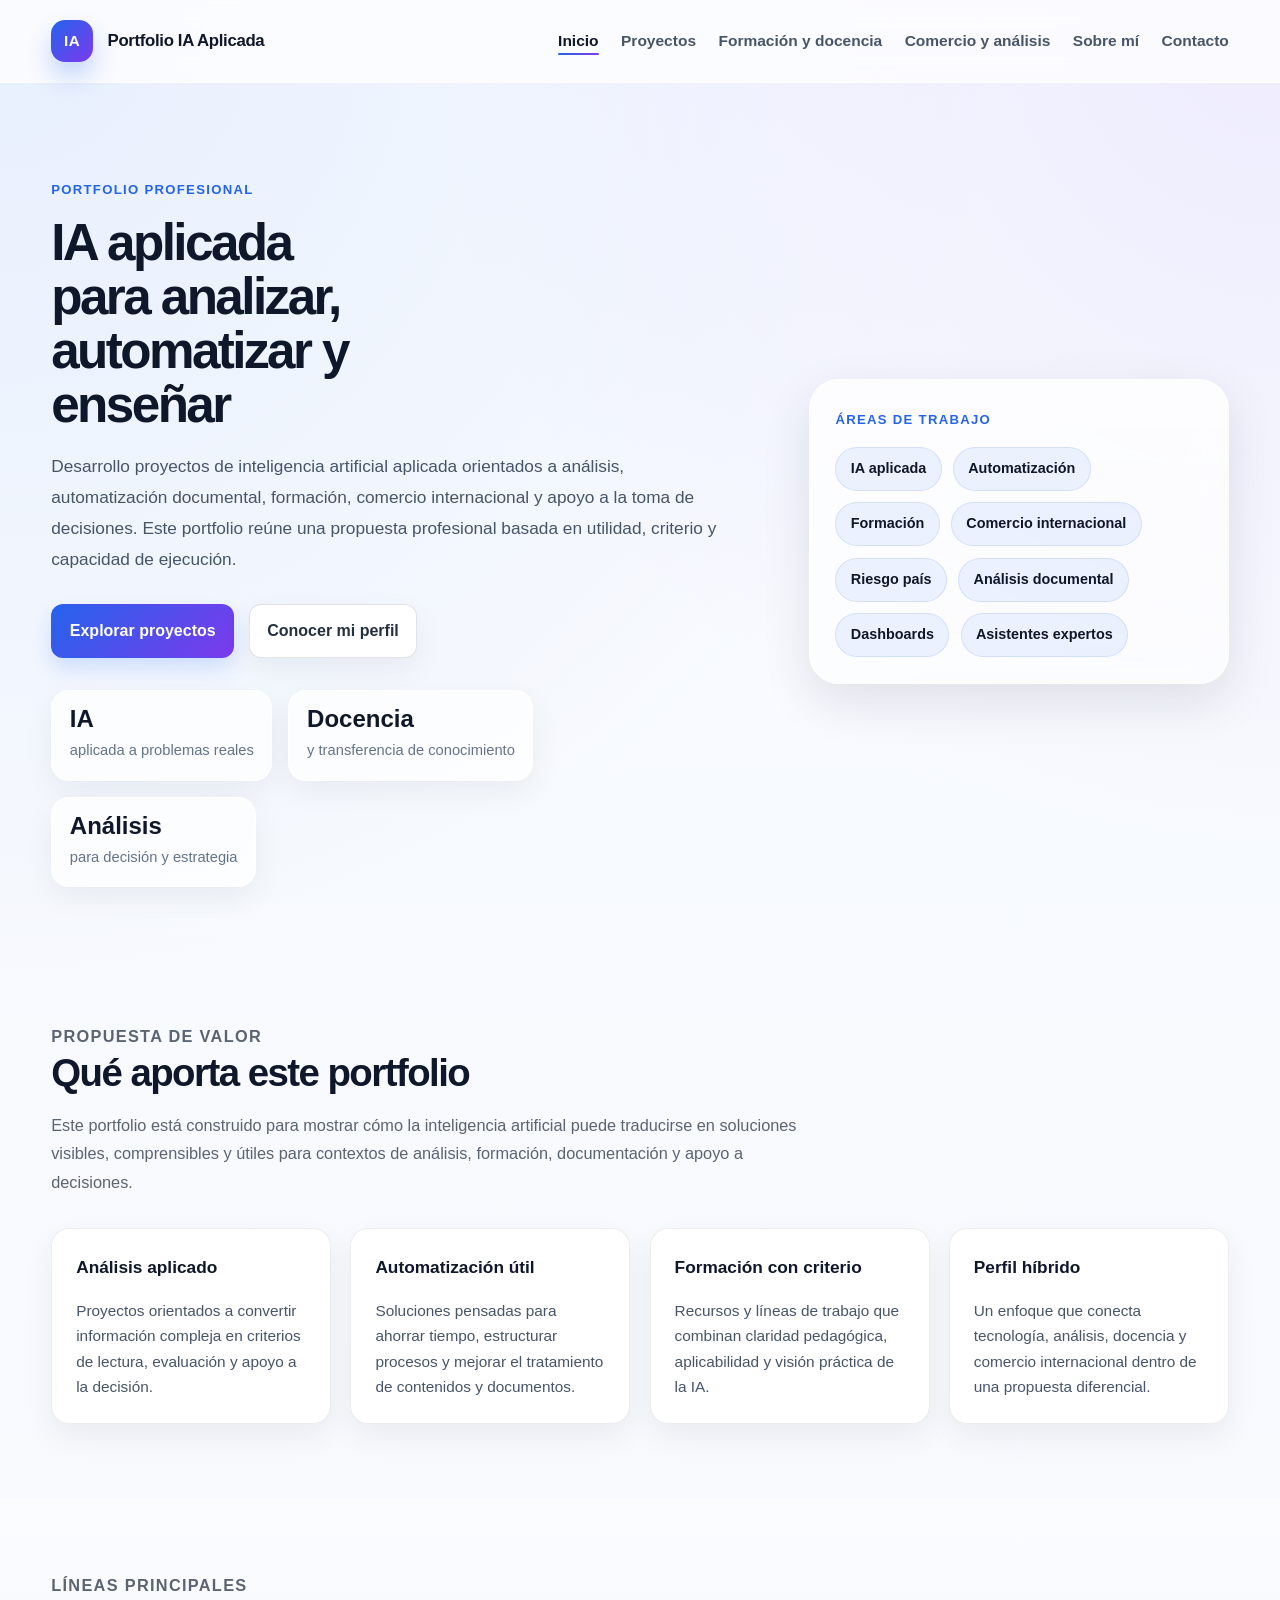
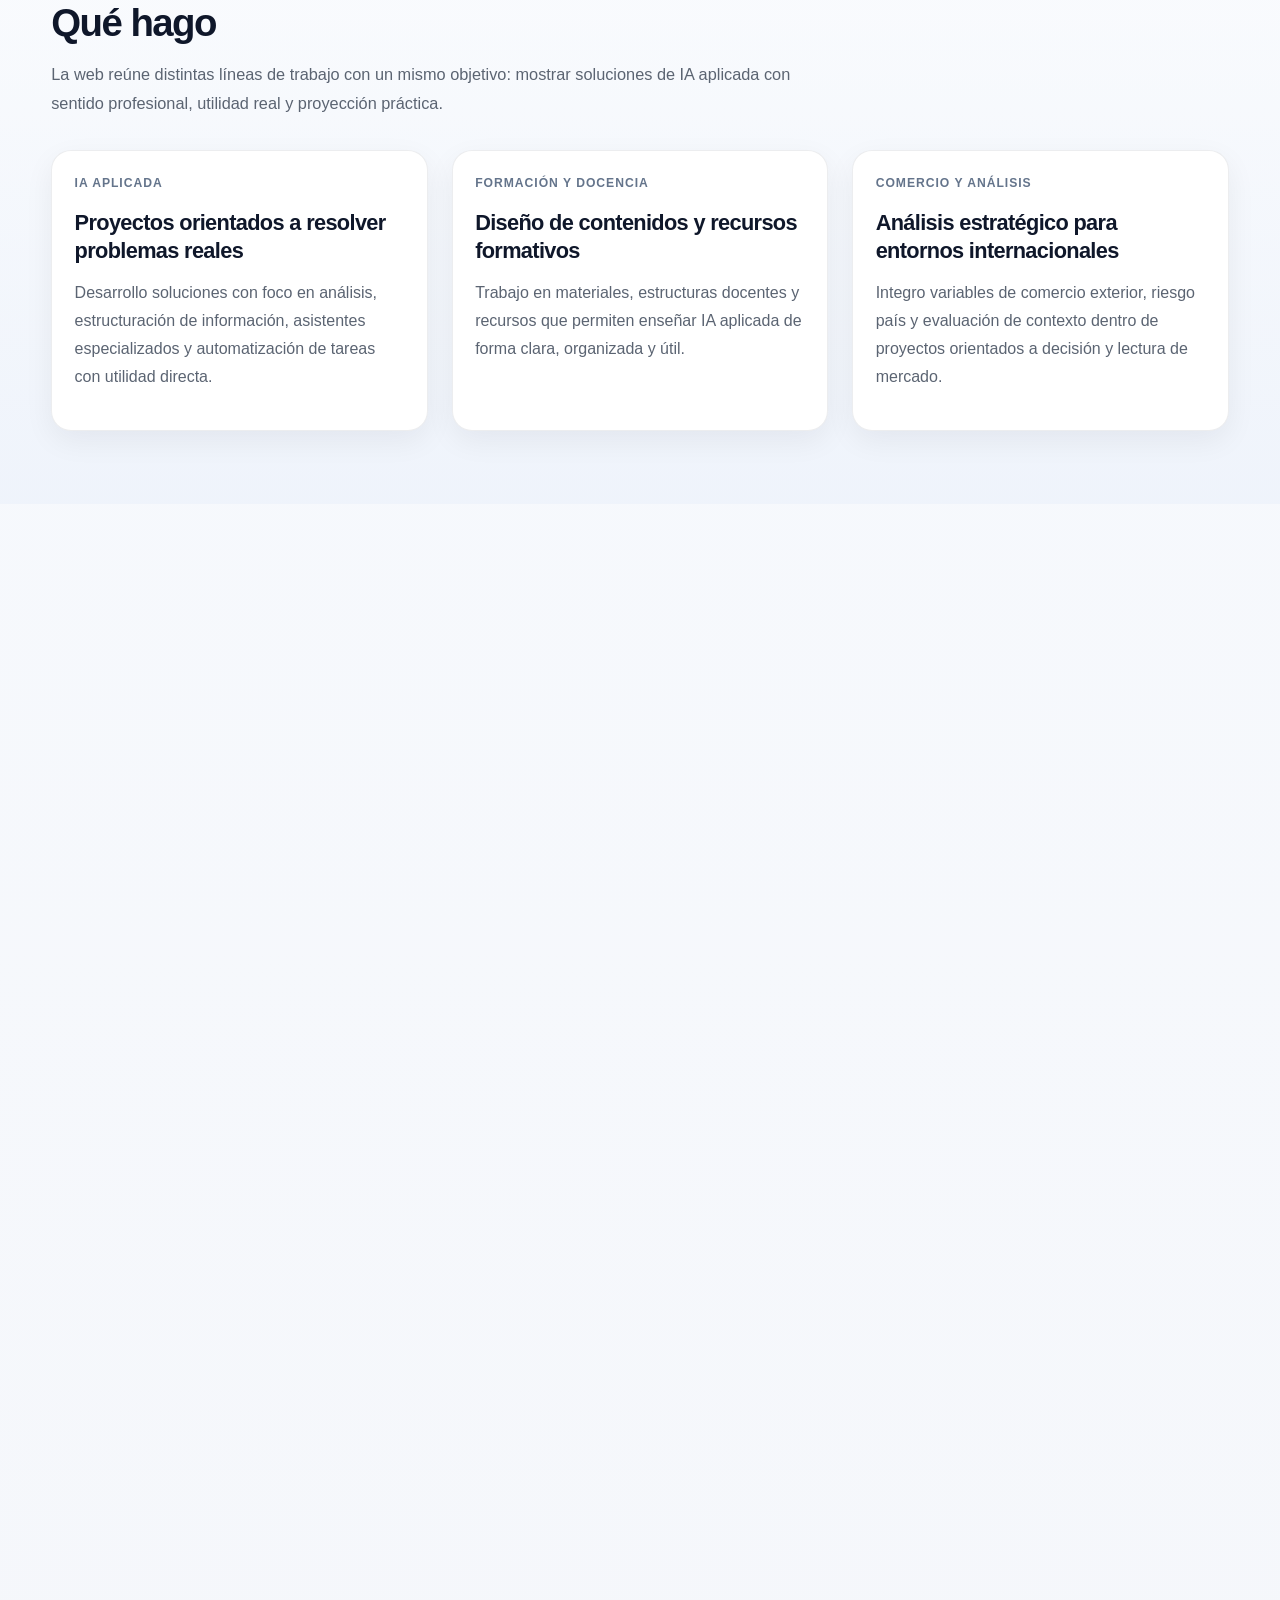
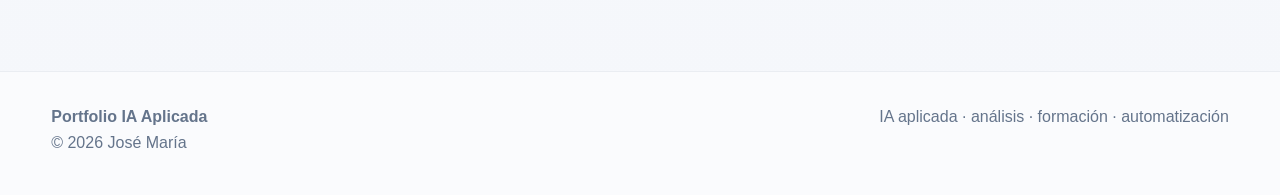
<file: index.html>
<!DOCTYPE html>
<html lang="es">
<head>
  <meta charset="UTF-8" />
  <meta name="viewport" content="width=device-width, initial-scale=1.0" />
  <meta name="description" content="Portfolio de IA aplicada orientado a análisis, automatización, formación, comercio internacional y evaluación estratégica." />
  <meta name="author" content="José María" />
  <title>Inicio | Portfolio IA Aplicada</title>
  <link rel="stylesheet" href="assets/css/styles.css" /> 
</head>
<body>
  <header class="site-header" id="site-header">
    <div class="container header-inner">
      <a href="index.html" class="logo">
        <span class="logo-mark">IA</span>
        <span class="logo-text">Portfolio IA Aplicada</span>
      </a>

      <button
        class="menu-toggle"
        id="menu-toggle"
        aria-label="Abrir menú"
        aria-expanded="false"
        aria-controls="main-nav"
      >
        <span></span>
        <span></span>
        <span></span>
      </button>

      <nav class="main-nav" id="main-nav">
        <ul>
          <li><a href="index.html" class="active">Inicio</a></li>
          <li><a href="proyectos.html">Proyectos</a></li>
          <li><a href="formacion-docencia.html">Formación y docencia</a></li>
          <li><a href="comercio-analisis.html">Comercio y análisis</a></li>
          <li><a href="sobre-mi.html">Sobre mí</a></li>
          <li><a href="contacto.html">Contacto</a></li>
        </ul>
      </nav>
    </div>
  </header>

  <main>
    <section class="hero">
      <div class="container hero-grid">
        <div class="hero-copy reveal">
          <p class="eyebrow">Portfolio profesional</p>
          <h1>IA aplicada para analizar, automatizar y enseñar</h1>
          <p class="lead">
            Desarrollo proyectos de inteligencia artificial aplicada orientados a análisis,
            automatización documental, formación, comercio internacional y apoyo a la toma
            de decisiones. Este portfolio reúne una propuesta profesional basada en utilidad,
            criterio y capacidad de ejecución.
          </p>

          <div class="hero-actions">
            <a href="proyectos.html" class="btn btn-primary">Explorar proyectos</a>
            <a href="sobre-mi.html" class="btn btn-secondary">Conocer mi perfil</a>
          </div>

          <div class="hero-metrics">
            <div class="metric-card">
              <strong>IA</strong>
              <span>aplicada a problemas reales</span>
            </div>
            <div class="metric-card">
              <strong>Docencia</strong>
              <span>y transferencia de conocimiento</span>
            </div>
            <div class="metric-card">
              <strong>Análisis</strong>
              <span>para decisión y estrategia</span>
            </div>
          </div>
        </div>

        <div class="hero-panel reveal">
          <div class="glass-card">
            <p class="mini-title">Áreas de trabajo</p>
            <div class="tag-list">
              <span class="tag">IA aplicada</span>
              <span class="tag">Automatización</span>
              <span class="tag">Formación</span>
              <span class="tag">Comercio internacional</span>
              <span class="tag">Riesgo país</span>
              <span class="tag">Análisis documental</span>
              <span class="tag">Dashboards</span>
              <span class="tag">Asistentes expertos</span>
            </div>
          </div>
        </div>
      </div>
    </section>

    <section class="section reveal">
      <div class="container">
        <div class="section-heading">
          <p class="section-kicker">Propuesta de valor</p>
          <h2>Qué aporta este portfolio</h2>
          <p>
            Este portfolio está construido para mostrar cómo la inteligencia artificial puede
            traducirse en soluciones visibles, comprensibles y útiles para contextos de análisis,
            formación, documentación y apoyo a decisiones.
          </p>
        </div>

        <div class="info-grid">
          <article class="info-card">
            <h3>Análisis aplicado</h3>
            <p>
              Proyectos orientados a convertir información compleja en criterios de lectura,
              evaluación y apoyo a la decisión.
            </p>
          </article>

          <article class="info-card">
            <h3>Automatización útil</h3>
            <p>
              Soluciones pensadas para ahorrar tiempo, estructurar procesos y mejorar el
              tratamiento de contenidos y documentos.
            </p>
          </article>

          <article class="info-card">
            <h3>Formación con criterio</h3>
            <p>
              Recursos y líneas de trabajo que combinan claridad pedagógica, aplicabilidad y
              visión práctica de la IA.
            </p>
          </article>

          <article class="info-card">
            <h3>Perfil híbrido</h3>
            <p>
              Un enfoque que conecta tecnología, análisis, docencia y comercio internacional
              dentro de una propuesta diferencial.
            </p>
          </article>
        </div>
      </div>
    </section>

    <section class="section section-soft reveal">
      <div class="container">
        <div class="section-heading">
          <p class="section-kicker">Líneas principales</p>
          <h2>Qué hago</h2>
          <p>
            La web reúne distintas líneas de trabajo con un mismo objetivo: mostrar soluciones
            de IA aplicada con sentido profesional, utilidad real y proyección práctica.
          </p>
        </div>

        <div class="projects-grid">
          <article class="project-card compact">
            <div class="project-top">
              <span class="project-area">IA aplicada</span>
            </div>
            <h3>Proyectos orientados a resolver problemas reales</h3>
            <p class="project-text">
              Desarrollo soluciones con foco en análisis, estructuración de información,
              asistentes especializados y automatización de tareas con utilidad directa.
            </p>
          </article>

          <article class="project-card compact">
            <div class="project-top">
              <span class="project-area">Formación y docencia</span>
            </div>
            <h3>Diseño de contenidos y recursos formativos</h3>
            <p class="project-text">
              Trabajo en materiales, estructuras docentes y recursos que permiten enseñar IA
              aplicada de forma clara, organizada y útil.
            </p>
          </article>

          <article class="project-card compact">
            <div class="project-top">
              <span class="project-area">Comercio y análisis</span>
            </div>
            <h3>Análisis estratégico para entornos internacionales</h3>
            <p class="project-text">
              Integro variables de comercio exterior, riesgo país y evaluación de contexto
              dentro de proyectos orientados a decisión y lectura de mercado.
            </p>
          </article>
        </div>
      </div>
    </section>

    <section class="section reveal">
      <div class="container">
        <div class="section-heading">
          <p class="section-kicker">Proyectos destacados</p>
          <h2>Una muestra del trabajo visible</h2>
          <p>
            Estos proyectos resumen la dirección actual del portfolio y sirven como punto de
            entrada para entender el tipo de soluciones que estoy desarrollando.
          </p>
        </div>

        <div class="projects-grid">
          <article class="project-card featured">
            <div class="project-top">
              <span class="project-area">Comercio internacional y análisis</span>
              <span class="project-status status-dev">Prioritario</span>
            </div>
            <h3>Evaluador de Riesgo País para Exportación</h3>
            <p class="project-text">
              Proyecto orientado a evaluar mercados, contextos regulatorios y variables críticas
              para apoyar decisiones de internacionalización con mayor criterio.
            </p>
            <div class="project-actions">
              <a href="proyectos.html" class="btn btn-primary">Ver proyectos</a>
            </div>
          </article>

          <article class="project-card">
            <div class="project-top">
              <span class="project-area">Automatización documental</span>
              <span class="project-status status-dev">En desarrollo</span>
            </div>
            <h3>Asistente de Análisis Documental con IA</h3>
            <p class="project-text">
              Solución para resumir, clasificar y extraer información útil de documentos con
              foco en productividad y apoyo a procesos de análisis.
            </p>
            <div class="project-actions">
              <a href="proyectos.html" class="btn btn-outline">Explorar</a>
            </div>
          </article>

          <article class="project-card">
            <div class="project-top">
              <span class="project-area">Formación y docencia</span>
              <span class="project-status status-live">Activo</span>
            </div>
            <h3>Sistema de Formación en IA Aplicada</h3>
            <p class="project-text">
              Línea de trabajo orientada a diseñar materiales, itinerarios y recursos para
              enseñar inteligencia artificial aplicada con enfoque útil.
            </p>
            <div class="project-actions">
              <a href="formacion-docencia.html" class="btn btn-outline">Ver área</a>
            </div>
          </article>
        </div>
      </div>
    </section>

    <section class="section section-soft reveal">
      <div class="container">
        <div class="cta-box">
          <div class="cta-copy">
            <p class="section-kicker">Perfil profesional</p>
            <h2>Un portfolio pensado para mostrar criterio, utilidad y evolución</h2>
            <p>
              La web pública funciona como escaparate profesional y GitHub como base de trabajo,
              documentación y desarrollo continuo. El objetivo es convertir experiencia,
              conocimiento y capacidad analítica en evidencia visible.
            </p>
          </div>

          <div class="cta-actions">
            <a href="proyectos.html" class="btn btn-primary">Ver portfolio</a>
            <a href="contacto.html" class="btn btn-secondary">Contactar</a>
          </div>
        </div>
      </div>
    </section>
  </main>

  <footer class="site-footer">
    <div class="container footer-inner">
      <div>
        <p class="footer-brand">Portfolio IA Aplicada</p>
        <p>&copy; <span id="current-year"></span> José María</p>
      </div>
      <div>
        <p>IA aplicada · análisis · formación · automatización</p>
      </div>
    </div>
  </footer>

  <button id="back-to-top" aria-label="Volver arriba">↑</button>

  <script src="assets/js/main.js"></script>
</body>
</html>
</file>
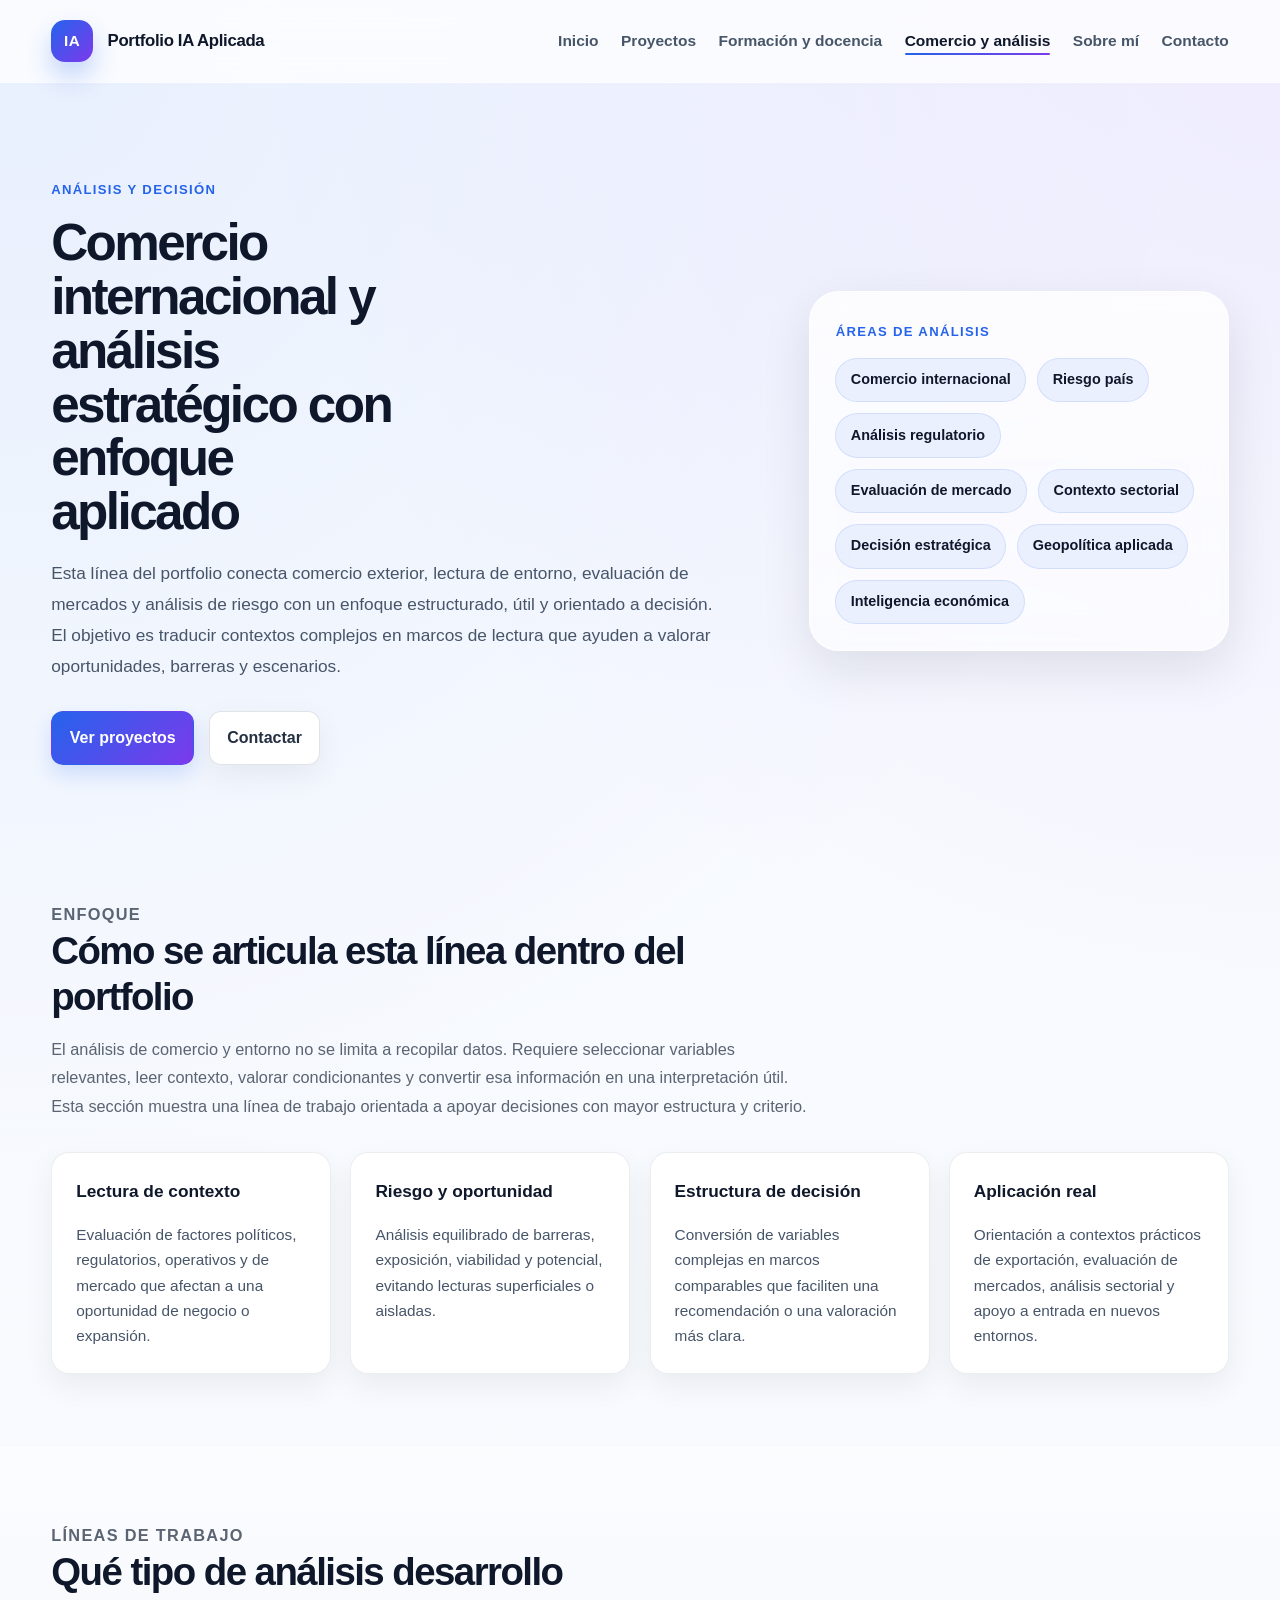
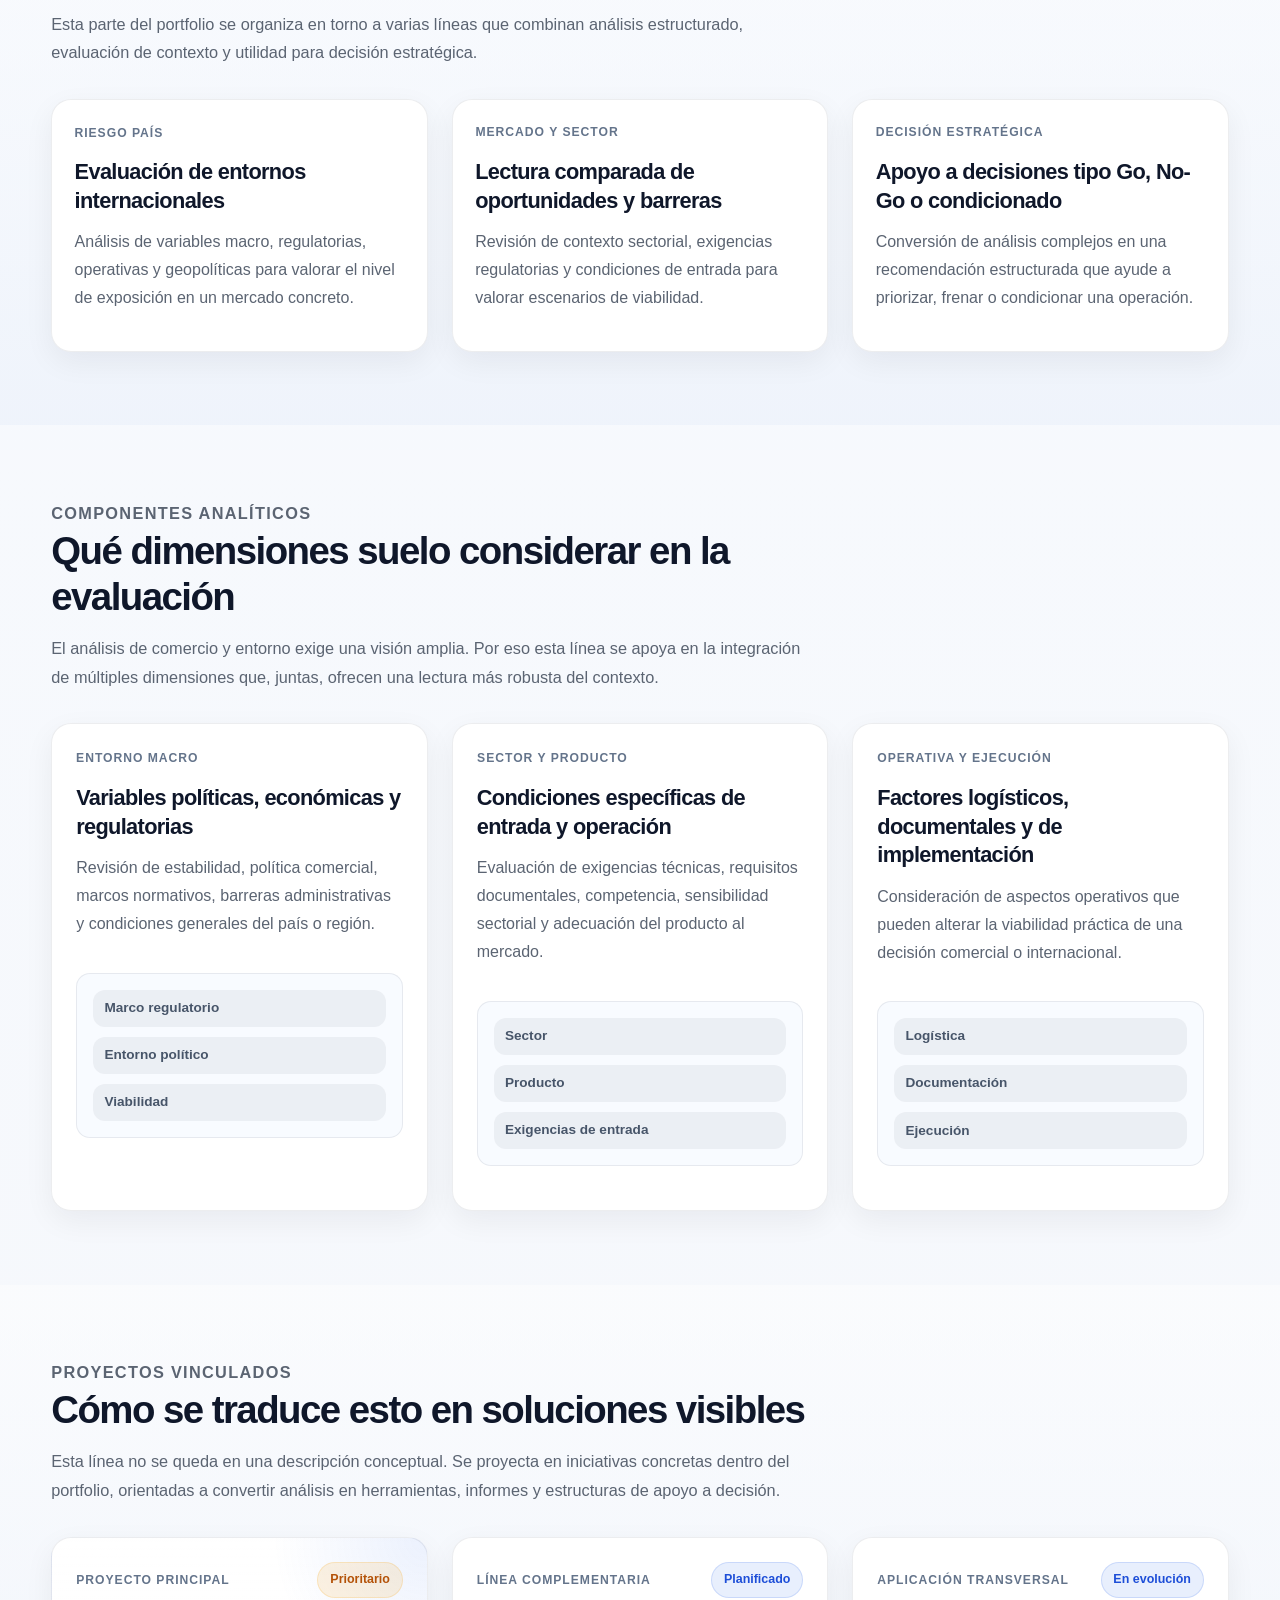
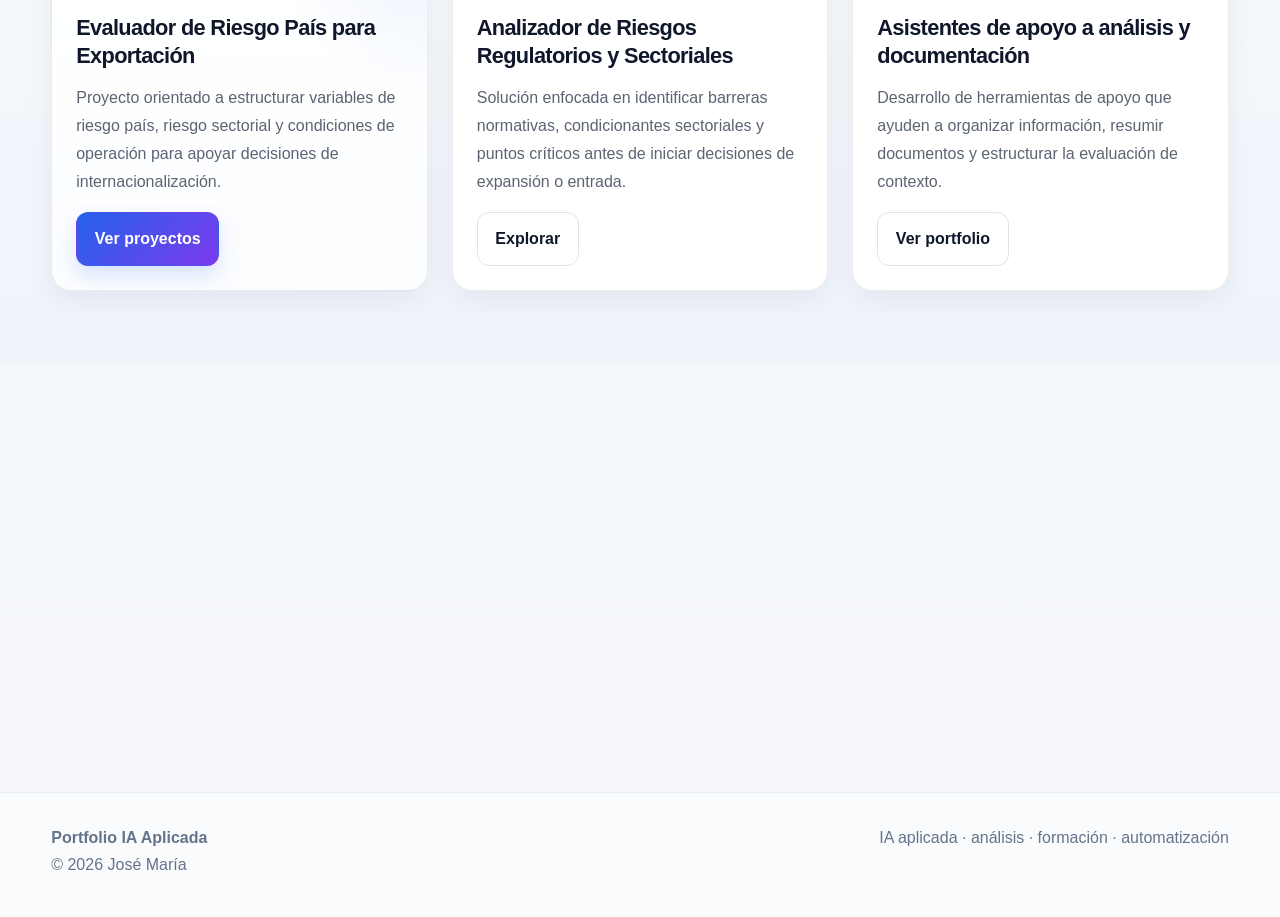
<file: comercio-analisis.html>
<!DOCTYPE html>
<html lang="es">
<head>
  <meta charset="UTF-8" />
  <meta name="viewport" content="width=device-width, initial-scale=1.0" />
  <meta name="description" content="Comercio internacional y análisis estratégico con apoyo de IA aplicada. Riesgo país, evaluación de contexto, análisis de mercado y apoyo a la decisión." />
  <meta name="author" content="José María" />
  <title>Comercio y análisis | Portfolio IA Aplicada</title>
  <link rel="stylesheet" href="assets/css/styles.css" />
 
</head>
<body>
  <header class="site-header" id="site-header">
    <div class="container header-inner">
      <a href="index.html" class="logo">
        <span class="logo-mark">IA</span>
        <span class="logo-text">Portfolio IA Aplicada</span>
      </a>

      <button
        class="menu-toggle"
        id="menu-toggle"
        aria-label="Abrir menú"
        aria-expanded="false"
        aria-controls="main-nav"
      >
        <span></span>
        <span></span>
        <span></span>
      </button>

      <nav class="main-nav" id="main-nav">
        <ul>
          <li><a href="index.html">Inicio</a></li>
          <li><a href="proyectos.html">Proyectos</a></li>
          <li><a href="formacion-docencia.html">Formación y docencia</a></li>
          <li><a href="comercio-analisis.html" class="active">Comercio y análisis</a></li>
          <li><a href="sobre-mi.html">Sobre mí</a></li>
          <li><a href="contacto.html">Contacto</a></li>
        </ul>
      </nav>
    </div>
  </header>

  <main>
    <section class="hero">
      <div class="container hero-grid">
        <div class="hero-copy reveal">
          <p class="eyebrow">Análisis y decisión</p>
          <h1>Comercio internacional y análisis estratégico con enfoque aplicado</h1>
          <p class="lead">
            Esta línea del portfolio conecta comercio exterior, lectura de entorno,
            evaluación de mercados y análisis de riesgo con un enfoque estructurado,
            útil y orientado a decisión. El objetivo es traducir contextos complejos
            en marcos de lectura que ayuden a valorar oportunidades, barreras y escenarios.
          </p>

          <div class="hero-actions">
            <a href="proyectos.html" class="btn btn-primary">Ver proyectos</a>
            <a href="contacto.html" class="btn btn-secondary">Contactar</a>
          </div>
        </div>

        <div class="hero-panel reveal">
          <div class="glass-card">
            <p class="mini-title">Áreas de análisis</p>
            <div class="tag-list">
              <span class="tag">Comercio internacional</span>
              <span class="tag">Riesgo país</span>
              <span class="tag">Análisis regulatorio</span>
              <span class="tag">Evaluación de mercado</span>
              <span class="tag">Contexto sectorial</span>
              <span class="tag">Decisión estratégica</span>
              <span class="tag">Geopolítica aplicada</span>
              <span class="tag">Inteligencia económica</span>
            </div>
          </div>
        </div>
      </div>
    </section>

    <section class="section reveal">
      <div class="container">
        <div class="section-heading">
          <p class="section-kicker">Enfoque</p>
          <h2>Cómo se articula esta línea dentro del portfolio</h2>
          <p>
            El análisis de comercio y entorno no se limita a recopilar datos. Requiere
            seleccionar variables relevantes, leer contexto, valorar condicionantes y
            convertir esa información en una interpretación útil. Esta sección muestra
            una línea de trabajo orientada a apoyar decisiones con mayor estructura y criterio.
          </p>
        </div>

        <div class="info-grid">
          <article class="info-card">
            <h3>Lectura de contexto</h3>
            <p>
              Evaluación de factores políticos, regulatorios, operativos y de mercado
              que afectan a una oportunidad de negocio o expansión.
            </p>
          </article>

          <article class="info-card">
            <h3>Riesgo y oportunidad</h3>
            <p>
              Análisis equilibrado de barreras, exposición, viabilidad y potencial,
              evitando lecturas superficiales o aisladas.
            </p>
          </article>

          <article class="info-card">
            <h3>Estructura de decisión</h3>
            <p>
              Conversión de variables complejas en marcos comparables que faciliten
              una recomendación o una valoración más clara.
            </p>
          </article>

          <article class="info-card">
            <h3>Aplicación real</h3>
            <p>
              Orientación a contextos prácticos de exportación, evaluación de mercados,
              análisis sectorial y apoyo a entrada en nuevos entornos.
            </p>
          </article>
        </div>
      </div>
    </section>

    <section class="section section-soft reveal">
      <div class="container">
        <div class="section-heading">
          <p class="section-kicker">Líneas de trabajo</p>
          <h2>Qué tipo de análisis desarrollo</h2>
          <p>
            Esta parte del portfolio se organiza en torno a varias líneas que combinan
            análisis estructurado, evaluación de contexto y utilidad para decisión estratégica.
          </p>
        </div>

        <div class="projects-grid">
          <article class="project-card compact">
            <div class="project-top">
              <span class="project-area">Riesgo país</span>
            </div>
            <h3>Evaluación de entornos internacionales</h3>
            <p class="project-text">
              Análisis de variables macro, regulatorias, operativas y geopolíticas para
              valorar el nivel de exposición en un mercado concreto.
            </p>
          </article>

          <article class="project-card compact">
            <div class="project-top">
              <span class="project-area">Mercado y sector</span>
            </div>
            <h3>Lectura comparada de oportunidades y barreras</h3>
            <p class="project-text">
              Revisión de contexto sectorial, exigencias regulatorias y condiciones de
              entrada para valorar escenarios de viabilidad.
            </p>
          </article>

          <article class="project-card compact">
            <div class="project-top">
              <span class="project-area">Decisión estratégica</span>
            </div>
            <h3>Apoyo a decisiones tipo Go, No-Go o condicionado</h3>
            <p class="project-text">
              Conversión de análisis complejos en una recomendación estructurada que
              ayude a priorizar, frenar o condicionar una operación.
            </p>
          </article>
        </div>
      </div>
    </section>

    <section class="section reveal">
      <div class="container">
        <div class="section-heading">
          <p class="section-kicker">Componentes analíticos</p>
          <h2>Qué dimensiones suelo considerar en la evaluación</h2>
          <p>
            El análisis de comercio y entorno exige una visión amplia. Por eso esta línea
            se apoya en la integración de múltiples dimensiones que, juntas, ofrecen una
            lectura más robusta del contexto.
          </p>
        </div>

        <div class="projects-grid">
          <article class="project-card">
            <div class="project-top">
              <span class="project-area">Entorno macro</span>
            </div>
            <h3>Variables políticas, económicas y regulatorias</h3>
            <p class="project-text">
              Revisión de estabilidad, política comercial, marcos normativos, barreras
              administrativas y condiciones generales del país o región.
            </p>
            <div class="project-meta">
              <span>Marco regulatorio</span>
              <span>Entorno político</span>
              <span>Viabilidad</span>
            </div>
          </article>

          <article class="project-card">
            <div class="project-top">
              <span class="project-area">Sector y producto</span>
            </div>
            <h3>Condiciones específicas de entrada y operación</h3>
            <p class="project-text">
              Evaluación de exigencias técnicas, requisitos documentales, competencia,
              sensibilidad sectorial y adecuación del producto al mercado.
            </p>
            <div class="project-meta">
              <span>Sector</span>
              <span>Producto</span>
              <span>Exigencias de entrada</span>
            </div>
          </article>

          <article class="project-card">
            <div class="project-top">
              <span class="project-area">Operativa y ejecución</span>
            </div>
            <h3>Factores logísticos, documentales y de implementación</h3>
            <p class="project-text">
              Consideración de aspectos operativos que pueden alterar la viabilidad
              práctica de una decisión comercial o internacional.
            </p>
            <div class="project-meta">
              <span>Logística</span>
              <span>Documentación</span>
              <span>Ejecución</span>
            </div>
          </article>
        </div>
      </div>
    </section>

    <section class="section section-soft reveal">
      <div class="container">
        <div class="section-heading">
          <p class="section-kicker">Proyectos vinculados</p>
          <h2>Cómo se traduce esto en soluciones visibles</h2>
          <p>
            Esta línea no se queda en una descripción conceptual. Se proyecta en iniciativas
            concretas dentro del portfolio, orientadas a convertir análisis en herramientas,
            informes y estructuras de apoyo a decisión.
          </p>
        </div>

        <div class="projects-grid">
          <article class="project-card featured">
            <div class="project-top">
              <span class="project-area">Proyecto principal</span>
              <span class="project-status status-dev">Prioritario</span>
            </div>
            <h3>Evaluador de Riesgo País para Exportación</h3>
            <p class="project-text">
              Proyecto orientado a estructurar variables de riesgo país, riesgo sectorial
              y condiciones de operación para apoyar decisiones de internacionalización.
            </p>
            <div class="project-actions">
              <a href="proyectos.html" class="btn btn-primary">Ver proyectos</a>
            </div>
          </article>

          <article class="project-card">
            <div class="project-top">
              <span class="project-area">Línea complementaria</span>
              <span class="project-status status-plan">Planificado</span>
            </div>
            <h3>Analizador de Riesgos Regulatorios y Sectoriales</h3>
            <p class="project-text">
              Solución enfocada en identificar barreras normativas, condicionantes sectoriales
              y puntos críticos antes de iniciar decisiones de expansión o entrada.
            </p>
            <div class="project-actions">
              <a href="proyectos.html" class="btn btn-outline">Explorar</a>
            </div>
          </article>

          <article class="project-card">
            <div class="project-top">
              <span class="project-area">Aplicación transversal</span>
              <span class="project-status status-plan">En evolución</span>
            </div>
            <h3>Asistentes de apoyo a análisis y documentación</h3>
            <p class="project-text">
              Desarrollo de herramientas de apoyo que ayuden a organizar información,
              resumir documentos y estructurar la evaluación de contexto.
            </p>
            <div class="project-actions">
              <a href="proyectos.html" class="btn btn-outline">Ver portfolio</a>
            </div>
          </article>
        </div>
      </div>
    </section>

    <section class="section reveal">
      <div class="container">
        <div class="cta-box">
          <div class="cta-copy">
            <p class="section-kicker">Cierre</p>
            <h2>Análisis orientado a contexto, criterio y decisión</h2>
            <p>
              Esta sección seguirá creciendo con proyectos, marcos de evaluación y recursos
              que conecten comercio internacional, análisis estratégico e inteligencia aplicada
              en una propuesta profesional visible y útil.
            </p>
          </div>

          <div class="cta-actions">
            <a href="proyectos.html" class="btn btn-primary">Explorar portfolio</a>
            <a href="contacto.html" class="btn btn-secondary">Escribir mensaje</a>
          </div>
        </div>
      </div>
    </section>
  </main>

  <footer class="site-footer">
    <div class="container footer-inner">
      <div>
        <p class="footer-brand">Portfolio IA Aplicada</p>
        <p>&copy; <span id="current-year"></span> José María</p>
      </div>
      <div>
        <p>IA aplicada · análisis · formación · automatización</p>
      </div>
    </div>
  </footer>

  <button id="back-to-top" aria-label="Volver arriba">↑</button>

   <script src="assets/js/main.js"></script> 
</body>
</html>
</file>
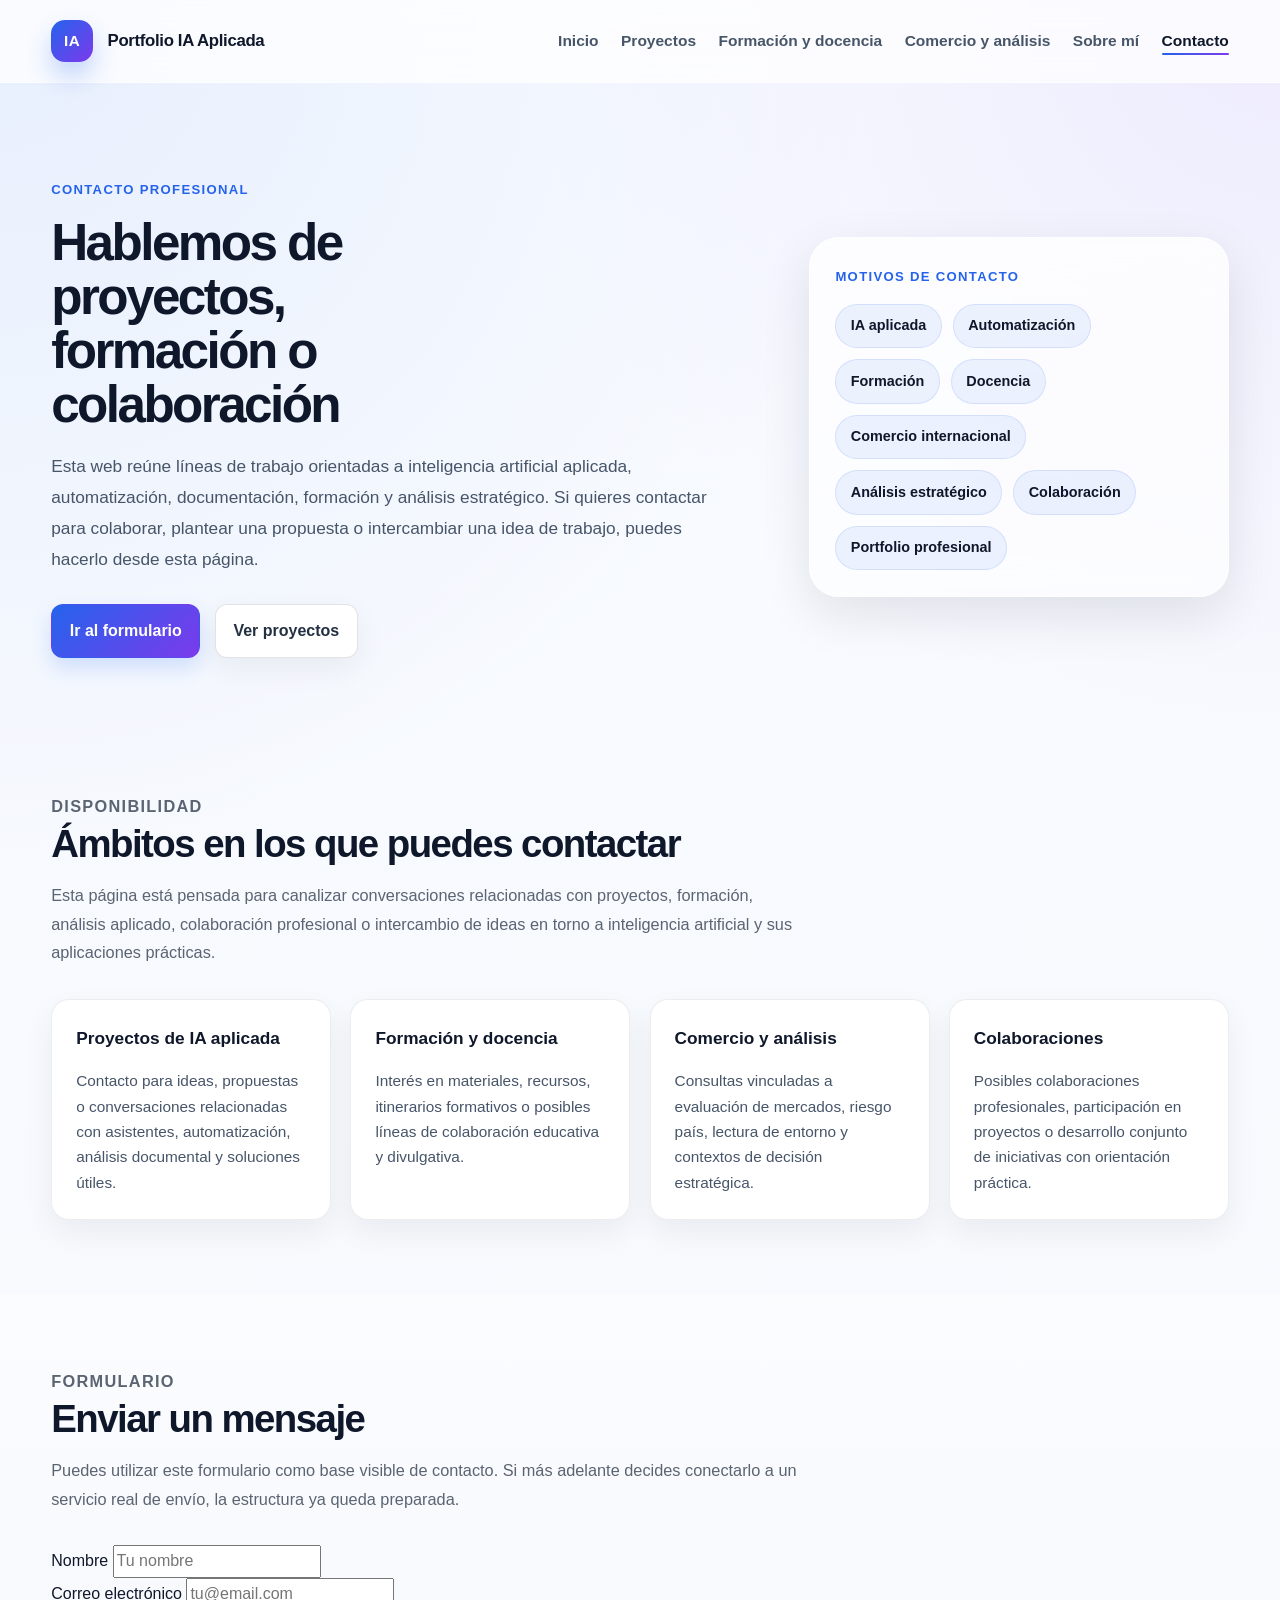
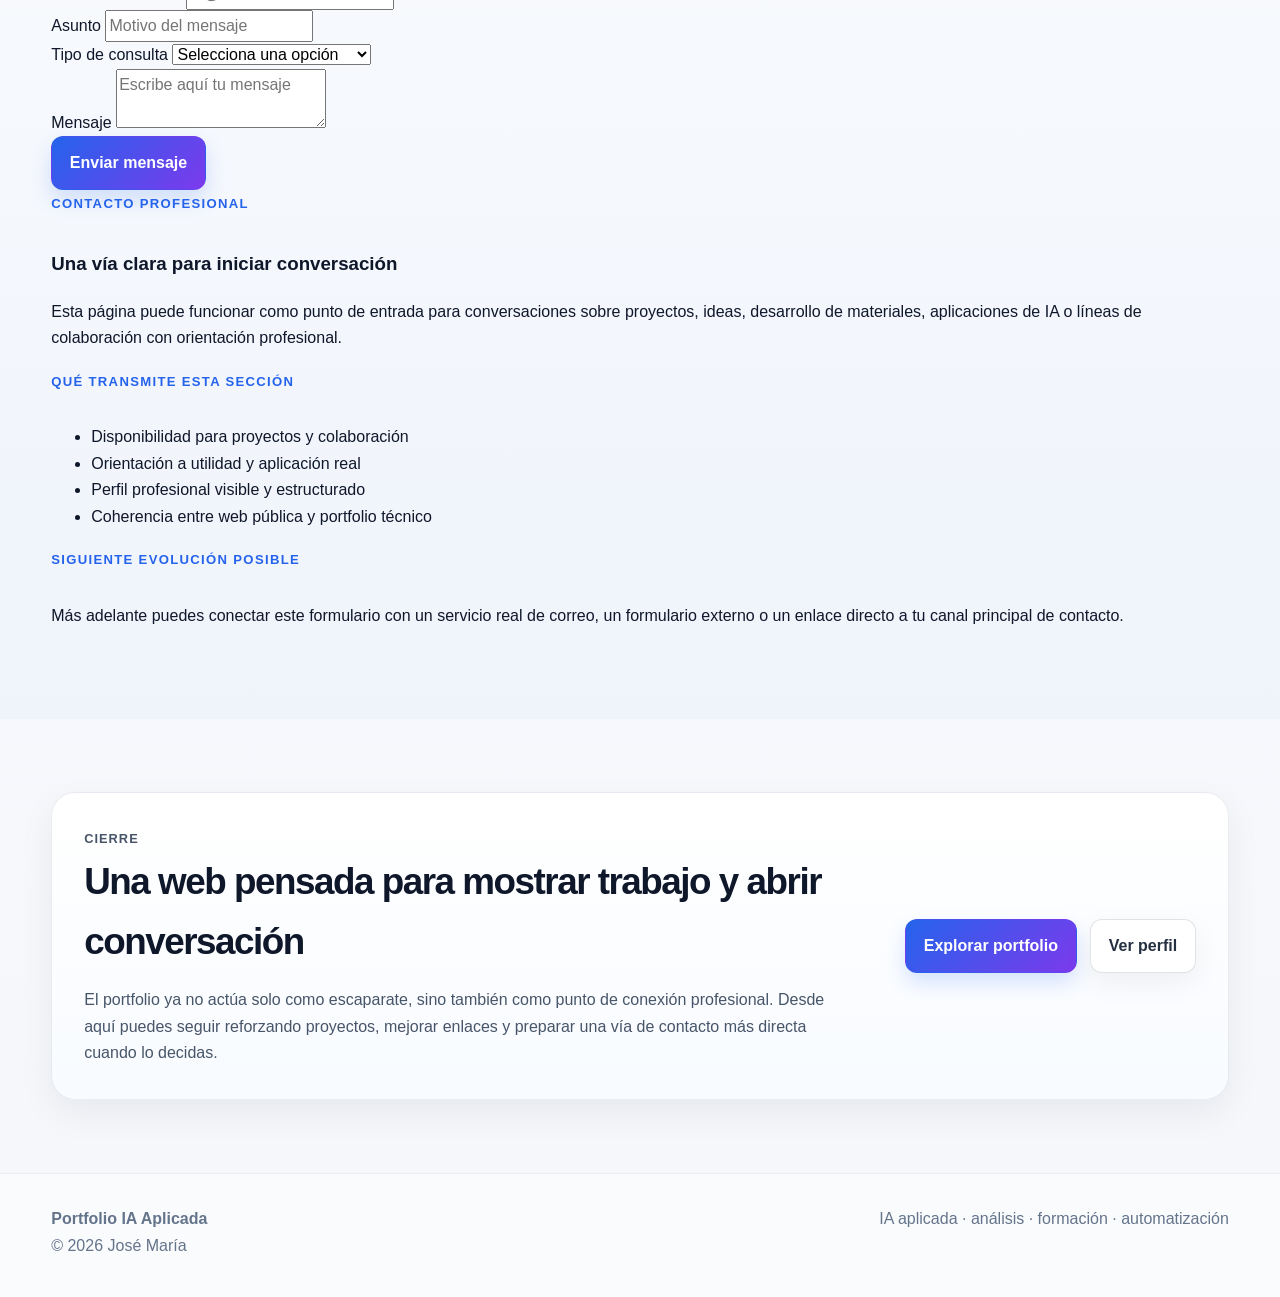
<file: contacto.html>
<!DOCTYPE html>
<html lang="es">
<head>
  <meta charset="UTF-8" />
  <meta name="viewport" content="width=device-width, initial-scale=1.0" />
  <meta name="description" content="Contacto profesional para proyectos de IA aplicada, formación, análisis estratégico, automatización y colaboración." />
  <meta name="author" content="José María" />
  <title>Contacto | Portfolio IA Aplicada</title>
  <link rel="stylesheet" href="assets/css/styles.css" />
</head>
<body>
  <header class="site-header" id="site-header">
    <div class="container header-inner">
      <a href="index.html" class="logo">
        <span class="logo-mark">IA</span>
        <span class="logo-text">Portfolio IA Aplicada</span>
      </a>

      <button
        class="menu-toggle"
        id="menu-toggle"
        aria-label="Abrir menú"
        aria-expanded="false"
        aria-controls="main-nav"
      >
        <span></span>
        <span></span>
        <span></span>
      </button>

      <nav class="main-nav" id="main-nav">
        <ul>
          <li><a href="index.html">Inicio</a></li>
          <li><a href="proyectos.html">Proyectos</a></li>
          <li><a href="formacion-docencia.html">Formación y docencia</a></li>
          <li><a href="comercio-analisis.html">Comercio y análisis</a></li>
          <li><a href="sobre-mi.html">Sobre mí</a></li>
          <li><a href="contacto.html" class="active">Contacto</a></li>
        </ul>
      </nav>
    </div>
  </header>

  <main>
    <section class="hero">
      <div class="container hero-grid">
        <div class="hero-copy reveal">
          <p class="eyebrow">Contacto profesional</p>
          <h1>Hablemos de proyectos, formación o colaboración</h1>
          <p class="lead">
            Esta web reúne líneas de trabajo orientadas a inteligencia artificial aplicada,
            automatización, documentación, formación y análisis estratégico. Si quieres
            contactar para colaborar, plantear una propuesta o intercambiar una idea de trabajo,
            puedes hacerlo desde esta página.
          </p>

          <div class="hero-actions">
            <a href="#formulario-contacto" class="btn btn-primary">Ir al formulario</a>
            <a href="proyectos.html" class="btn btn-secondary">Ver proyectos</a>
          </div>
        </div>

        <div class="hero-panel reveal">
          <div class="glass-card">
            <p class="mini-title">Motivos de contacto</p>
            <div class="tag-list">
              <span class="tag">IA aplicada</span>
              <span class="tag">Automatización</span>
              <span class="tag">Formación</span>
              <span class="tag">Docencia</span>
              <span class="tag">Comercio internacional</span>
              <span class="tag">Análisis estratégico</span>
              <span class="tag">Colaboración</span>
              <span class="tag">Portfolio profesional</span>
            </div>
          </div>
        </div>
      </div>
    </section>

    <section class="section reveal">
      <div class="container">
        <div class="section-heading">
          <p class="section-kicker">Disponibilidad</p>
          <h2>Ámbitos en los que puedes contactar</h2>
          <p>
            Esta página está pensada para canalizar conversaciones relacionadas con proyectos,
            formación, análisis aplicado, colaboración profesional o intercambio de ideas
            en torno a inteligencia artificial y sus aplicaciones prácticas.
          </p>
        </div>

        <div class="info-grid">
          <article class="info-card">
            <h3>Proyectos de IA aplicada</h3>
            <p>
              Contacto para ideas, propuestas o conversaciones relacionadas con asistentes,
              automatización, análisis documental y soluciones útiles.
            </p>
          </article>

          <article class="info-card">
            <h3>Formación y docencia</h3>
            <p>
              Interés en materiales, recursos, itinerarios formativos o posibles líneas
              de colaboración educativa y divulgativa.
            </p>
          </article>

          <article class="info-card">
            <h3>Comercio y análisis</h3>
            <p>
              Consultas vinculadas a evaluación de mercados, riesgo país, lectura de entorno
              y contextos de decisión estratégica.
            </p>
          </article>

          <article class="info-card">
            <h3>Colaboraciones</h3>
            <p>
              Posibles colaboraciones profesionales, participación en proyectos o desarrollo
              conjunto de iniciativas con orientación práctica.
            </p>
          </article>
        </div>
      </div>
    </section>

    <section class="section section-soft reveal" id="formulario-contacto">
      <div class="container">
        <div class="section-heading">
          <p class="section-kicker">Formulario</p>
          <h2>Enviar un mensaje</h2>
          <p>
            Puedes utilizar este formulario como base visible de contacto. Si más adelante
            decides conectarlo a un servicio real de envío, la estructura ya queda preparada.
          </p>
        </div>

        <div class="contact-layout">
          <div class="contact-card">
            <form class="contact-form">
              <div class="form-group">
                <label for="nombre">Nombre</label>
                <input type="text" id="nombre" name="nombre" placeholder="Tu nombre" />
              </div>

              <div class="form-group">
                <label for="email">Correo electrónico</label>
                <input type="email" id="email" name="email" placeholder="tu@email.com" />
              </div>

              <div class="form-group">
                <label for="asunto">Asunto</label>
                <input type="text" id="asunto" name="asunto" placeholder="Motivo del mensaje" />
              </div>

              <div class="form-group">
                <label for="motivo">Tipo de consulta</label>
                <select id="motivo" name="motivo">
                  <option value="">Selecciona una opción</option>
                  <option value="proyecto">Proyecto de IA aplicada</option>
                  <option value="formacion">Formación y docencia</option>
                  <option value="analisis">Comercio y análisis</option>
                  <option value="colaboracion">Colaboración profesional</option>
                  <option value="otro">Otro</option>
                </select>
              </div>

              <div class="form-group">
                <label for="mensaje">Mensaje</label>
                <textarea id="mensaje" name="mensaje" placeholder="Escribe aquí tu mensaje"></textarea>
              </div>

              <div class="form-actions">
                <button type="submit" class="btn btn-primary">Enviar mensaje</button>
              </div>
            </form>
          </div>

          <aside class="contact-side">
            <article class="contact-panel">
              <p class="mini-title">Contacto profesional</p>
              <h3>Una vía clara para iniciar conversación</h3>
              <p>
                Esta página puede funcionar como punto de entrada para conversaciones sobre
                proyectos, ideas, desarrollo de materiales, aplicaciones de IA o líneas de
                colaboración con orientación profesional.
              </p>
            </article>

            <article class="contact-panel">
              <p class="mini-title">Qué transmite esta sección</p>
              <ul class="contact-list">
                <li>Disponibilidad para proyectos y colaboración</li>
                <li>Orientación a utilidad y aplicación real</li>
                <li>Perfil profesional visible y estructurado</li>
                <li>Coherencia entre web pública y portfolio técnico</li>
              </ul>
            </article>

            <article class="contact-panel">
              <p class="mini-title">Siguiente evolución posible</p>
              <p>
                Más adelante puedes conectar este formulario con un servicio real de correo,
                un formulario externo o un enlace directo a tu canal principal de contacto.
              </p>
            </article>
          </aside>
        </div>
      </div>
    </section>

    <section class="section reveal">
      <div class="container">
        <div class="cta-box">
          <div class="cta-copy">
            <p class="section-kicker">Cierre</p>
            <h2>Una web pensada para mostrar trabajo y abrir conversación</h2>
            <p>
              El portfolio ya no actúa solo como escaparate, sino también como punto de
              conexión profesional. Desde aquí puedes seguir reforzando proyectos, mejorar
              enlaces y preparar una vía de contacto más directa cuando lo decidas.
            </p>
          </div>

          <div class="cta-actions">
            <a href="proyectos.html" class="btn btn-primary">Explorar portfolio</a>
            <a href="sobre-mi.html" class="btn btn-secondary">Ver perfil</a>
          </div>
        </div>
      </div>
    </section>
  </main>

  <footer class="site-footer">
    <div class="container footer-inner">
      <div>
        <p class="footer-brand">Portfolio IA Aplicada</p>
        <p>&copy; <span id="current-year"></span> José María</p>
      </div>
      <div>
        <p>IA aplicada · análisis · formación · automatización</p>
      </div>
    </div>
  </footer>

  <button id="back-to-top" aria-label="Volver arriba">↑</button>

   <script src="assets/js/main.js"></script> 
</body>
</html>
</file>
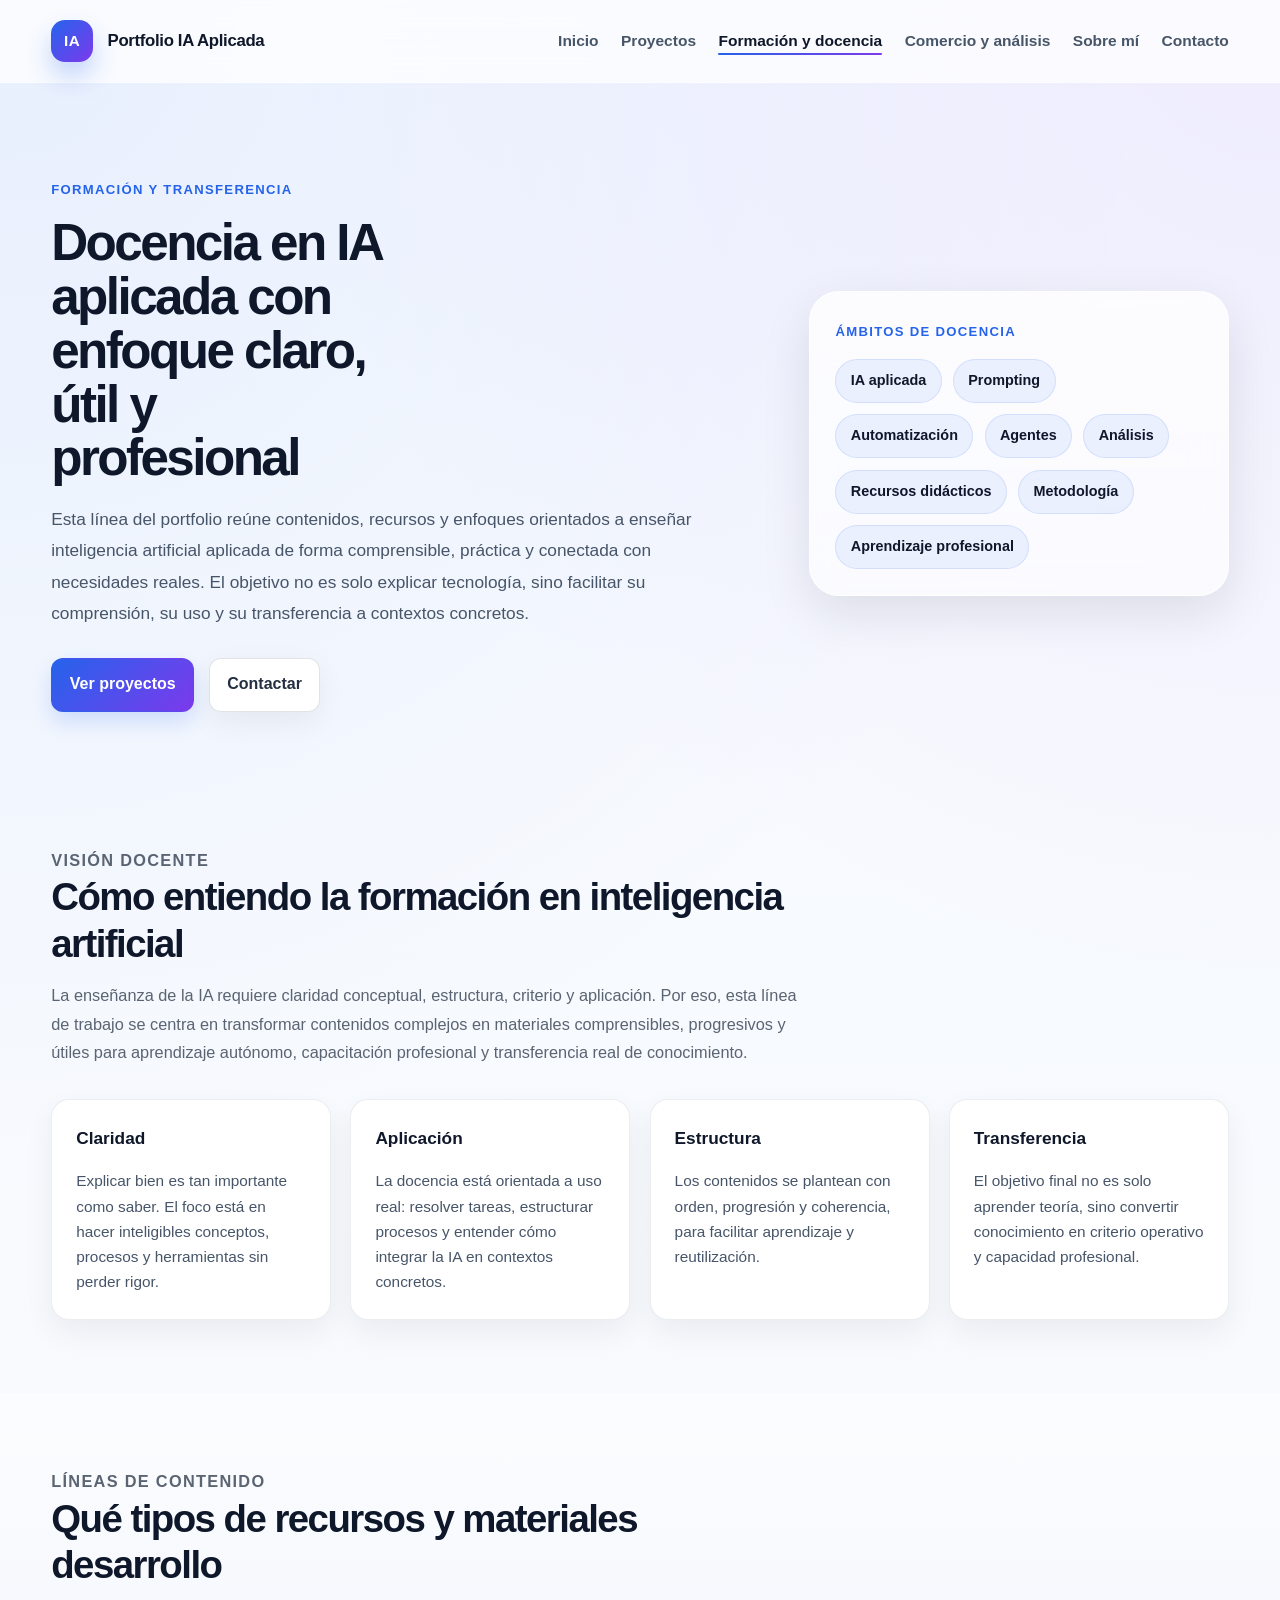
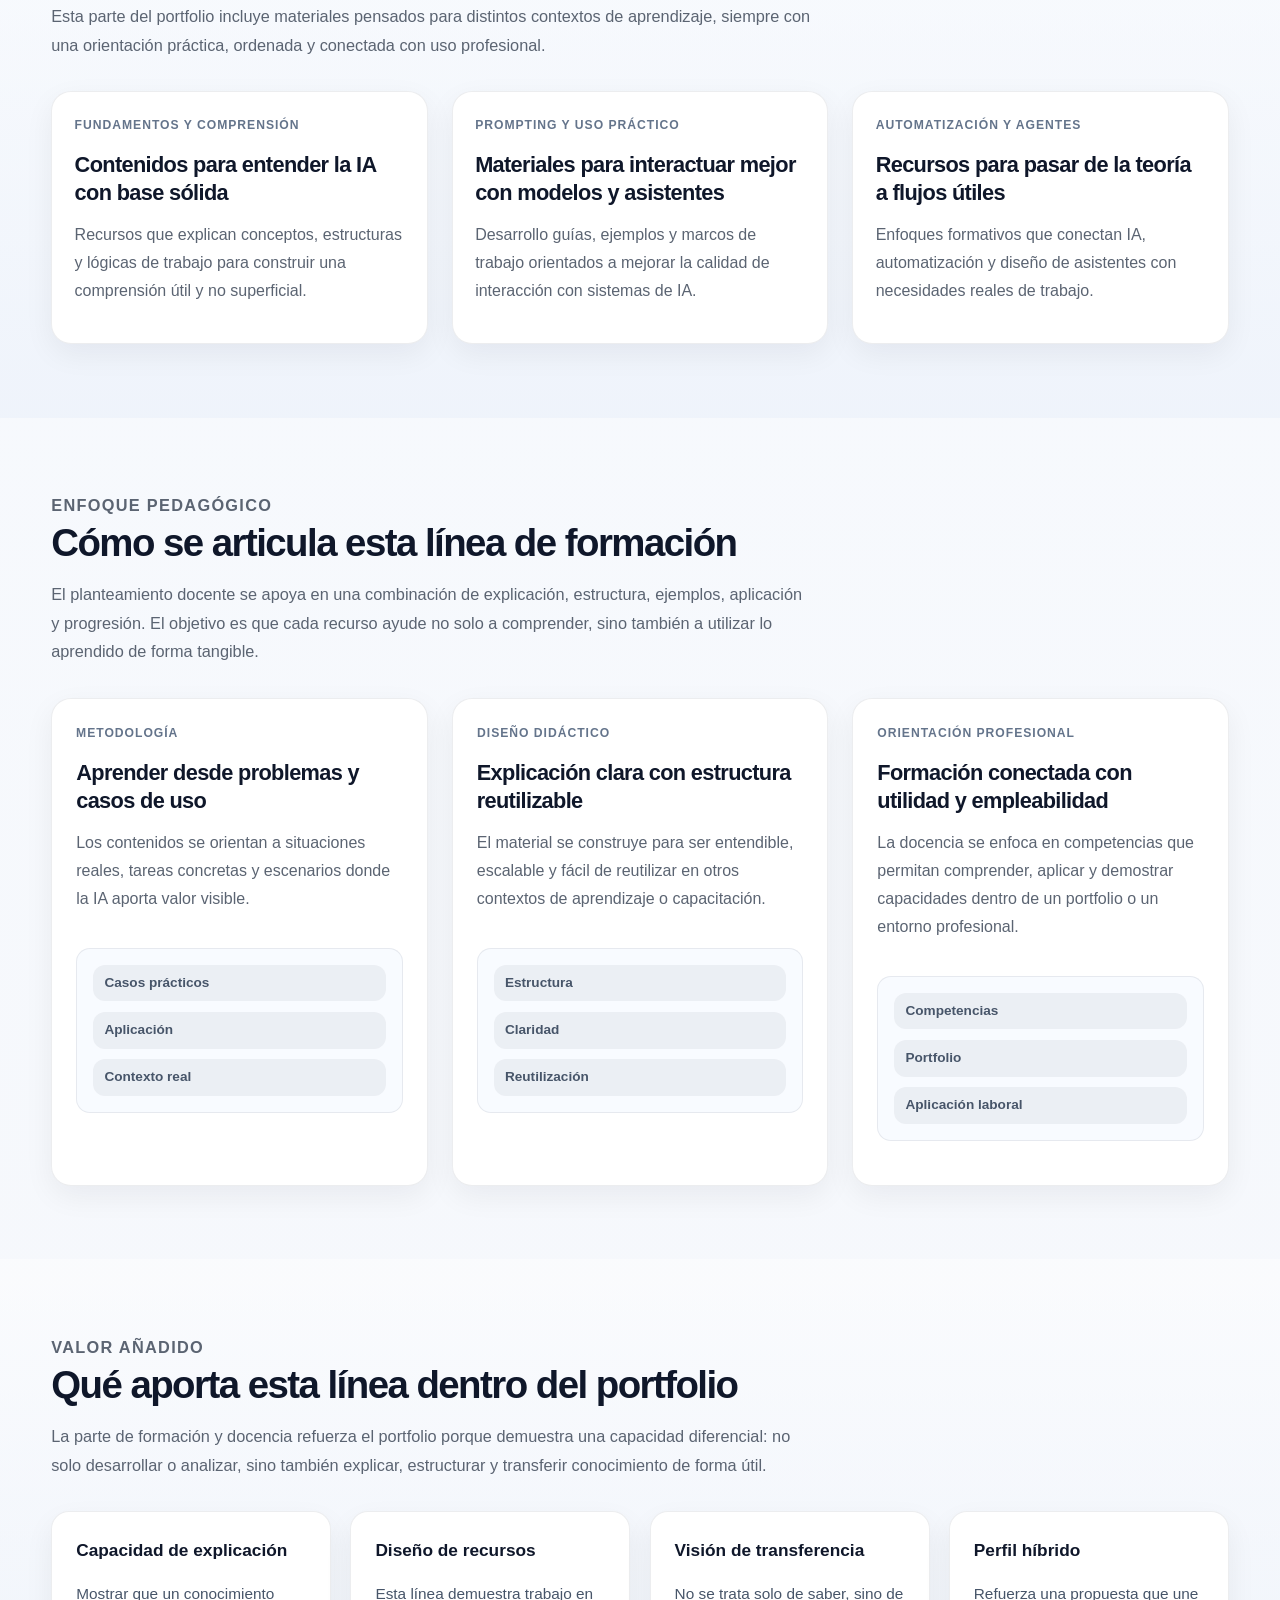
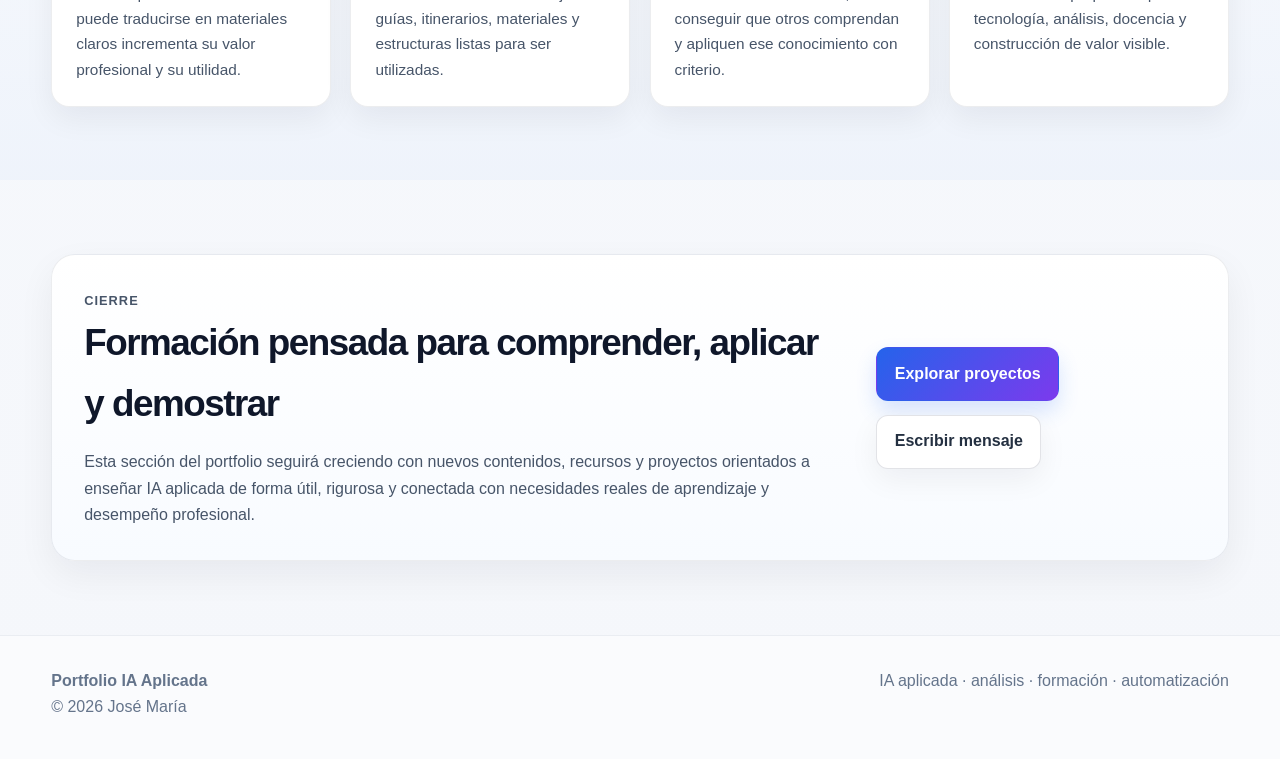
<file: formacion-docencia.html>
<!DOCTYPE html>
<html lang="es">
<head>
  <meta charset="UTF-8" />
  <meta name="viewport" content="width=device-width, initial-scale=1.0" />
  <meta name="description" content="Formación y docencia en IA aplicada. Recursos, contenidos, enfoque pedagógico y líneas de trabajo orientadas a aprendizaje útil y profesional." />
  <meta name="author" content="José María" />
  <title>Formación y docencia | Portfolio IA Aplicada</title>
  <link rel="stylesheet" href="assets/css/styles.css" />
</head>
<body>
  <header class="site-header" id="site-header">
    <div class="container header-inner">
      <a href="index.html" class="logo">
        <span class="logo-mark">IA</span>
        <span class="logo-text">Portfolio IA Aplicada</span>
      </a>

      <button
        class="menu-toggle"
        id="menu-toggle"
        aria-label="Abrir menú"
        aria-expanded="false"
        aria-controls="main-nav"
      >
        <span></span>
        <span></span>
        <span></span>
      </button>

      <nav class="main-nav" id="main-nav">
        <ul>
          <li><a href="index.html">Inicio</a></li>
          <li><a href="proyectos.html">Proyectos</a></li>
          <li><a href="formacion-docencia.html" class="active">Formación y docencia</a></li>
          <li><a href="comercio-analisis.html">Comercio y análisis</a></li>
          <li><a href="sobre-mi.html">Sobre mí</a></li>
          <li><a href="contacto.html">Contacto</a></li>
        </ul>
      </nav>
    </div>
  </header>

  <main>
    <section class="hero">
      <div class="container hero-grid">
        <div class="hero-copy reveal">
          <p class="eyebrow">Formación y transferencia</p>
          <h1>Docencia en IA aplicada con enfoque claro, útil y profesional</h1>
          <p class="lead">
            Esta línea del portfolio reúne contenidos, recursos y enfoques orientados a enseñar
            inteligencia artificial aplicada de forma comprensible, práctica y conectada con
            necesidades reales. El objetivo no es solo explicar tecnología, sino facilitar su
            comprensión, su uso y su transferencia a contextos concretos.
          </p>

          <div class="hero-actions">
            <a href="proyectos.html" class="btn btn-primary">Ver proyectos</a>
            <a href="contacto.html" class="btn btn-secondary">Contactar</a>
          </div>
        </div>

        <div class="hero-panel reveal">
          <div class="glass-card">
            <p class="mini-title">Ámbitos de docencia</p>
            <div class="tag-list">
              <span class="tag">IA aplicada</span>
              <span class="tag">Prompting</span>
              <span class="tag">Automatización</span>
              <span class="tag">Agentes</span>
              <span class="tag">Análisis</span>
              <span class="tag">Recursos didácticos</span>
              <span class="tag">Metodología</span>
              <span class="tag">Aprendizaje profesional</span>
            </div>
          </div>
        </div>
      </div>
    </section>

    <section class="section reveal">
      <div class="container">
        <div class="section-heading">
          <p class="section-kicker">Visión docente</p>
          <h2>Cómo entiendo la formación en inteligencia artificial</h2>
          <p>
            La enseñanza de la IA requiere claridad conceptual, estructura, criterio y aplicación.
            Por eso, esta línea de trabajo se centra en transformar contenidos complejos en materiales
            comprensibles, progresivos y útiles para aprendizaje autónomo, capacitación profesional
            y transferencia real de conocimiento.
          </p>
        </div>

        <div class="info-grid">
          <article class="info-card">
            <h3>Claridad</h3>
            <p>
              Explicar bien es tan importante como saber. El foco está en hacer inteligibles
              conceptos, procesos y herramientas sin perder rigor.
            </p>
          </article>

          <article class="info-card">
            <h3>Aplicación</h3>
            <p>
              La docencia está orientada a uso real: resolver tareas, estructurar procesos
              y entender cómo integrar la IA en contextos concretos.
            </p>
          </article>

          <article class="info-card">
            <h3>Estructura</h3>
            <p>
              Los contenidos se plantean con orden, progresión y coherencia, para facilitar
              aprendizaje y reutilización.
            </p>
          </article>

          <article class="info-card">
            <h3>Transferencia</h3>
            <p>
              El objetivo final no es solo aprender teoría, sino convertir conocimiento en
              criterio operativo y capacidad profesional.
            </p>
          </article>
        </div>
      </div>
    </section>

    <section class="section section-soft reveal">
      <div class="container">
        <div class="section-heading">
          <p class="section-kicker">Líneas de contenido</p>
          <h2>Qué tipos de recursos y materiales desarrollo</h2>
          <p>
            Esta parte del portfolio incluye materiales pensados para distintos contextos de
            aprendizaje, siempre con una orientación práctica, ordenada y conectada con uso profesional.
          </p>
        </div>

        <div class="projects-grid">
          <article class="project-card compact">
            <div class="project-top">
              <span class="project-area">Fundamentos y comprensión</span>
            </div>
            <h3>Contenidos para entender la IA con base sólida</h3>
            <p class="project-text">
              Recursos que explican conceptos, estructuras y lógicas de trabajo para construir
              una comprensión útil y no superficial.
            </p>
          </article>

          <article class="project-card compact">
            <div class="project-top">
              <span class="project-area">Prompting y uso práctico</span>
            </div>
            <h3>Materiales para interactuar mejor con modelos y asistentes</h3>
            <p class="project-text">
              Desarrollo guías, ejemplos y marcos de trabajo orientados a mejorar la calidad
              de interacción con sistemas de IA.
            </p>
          </article>

          <article class="project-card compact">
            <div class="project-top">
              <span class="project-area">Automatización y agentes</span>
            </div>
            <h3>Recursos para pasar de la teoría a flujos útiles</h3>
            <p class="project-text">
              Enfoques formativos que conectan IA, automatización y diseño de asistentes con
              necesidades reales de trabajo.
            </p>
          </article>
        </div>
      </div>
    </section>

    <section class="section reveal">
      <div class="container">
        <div class="section-heading">
          <p class="section-kicker">Enfoque pedagógico</p>
          <h2>Cómo se articula esta línea de formación</h2>
          <p>
            El planteamiento docente se apoya en una combinación de explicación, estructura,
            ejemplos, aplicación y progresión. El objetivo es que cada recurso ayude no solo
            a comprender, sino también a utilizar lo aprendido de forma tangible.
          </p>
        </div>

        <div class="projects-grid">
          <article class="project-card">
            <div class="project-top">
              <span class="project-area">Metodología</span>
            </div>
            <h3>Aprender desde problemas y casos de uso</h3>
            <p class="project-text">
              Los contenidos se orientan a situaciones reales, tareas concretas y escenarios
              donde la IA aporta valor visible.
            </p>
            <div class="project-meta">
              <span>Casos prácticos</span>
              <span>Aplicación</span>
              <span>Contexto real</span>
            </div>
          </article>

          <article class="project-card">
            <div class="project-top">
              <span class="project-area">Diseño didáctico</span>
            </div>
            <h3>Explicación clara con estructura reutilizable</h3>
            <p class="project-text">
              El material se construye para ser entendible, escalable y fácil de reutilizar
              en otros contextos de aprendizaje o capacitación.
            </p>
            <div class="project-meta">
              <span>Estructura</span>
              <span>Claridad</span>
              <span>Reutilización</span>
            </div>
          </article>

          <article class="project-card">
            <div class="project-top">
              <span class="project-area">Orientación profesional</span>
            </div>
            <h3>Formación conectada con utilidad y empleabilidad</h3>
            <p class="project-text">
              La docencia se enfoca en competencias que permitan comprender, aplicar y
              demostrar capacidades dentro de un portfolio o un entorno profesional.
            </p>
            <div class="project-meta">
              <span>Competencias</span>
              <span>Portfolio</span>
              <span>Aplicación laboral</span>
            </div>
          </article>
        </div>
      </div>
    </section>

    <section class="section section-soft reveal">
      <div class="container">
        <div class="section-heading">
          <p class="section-kicker">Valor añadido</p>
          <h2>Qué aporta esta línea dentro del portfolio</h2>
          <p>
            La parte de formación y docencia refuerza el portfolio porque demuestra una capacidad
            diferencial: no solo desarrollar o analizar, sino también explicar, estructurar y
            transferir conocimiento de forma útil.
          </p>
        </div>

        <div class="info-grid">
          <article class="info-card">
            <h3>Capacidad de explicación</h3>
            <p>
              Mostrar que un conocimiento puede traducirse en materiales claros incrementa
              su valor profesional y su utilidad.
            </p>
          </article>

          <article class="info-card">
            <h3>Diseño de recursos</h3>
            <p>
              Esta línea demuestra trabajo en guías, itinerarios, materiales y estructuras
              listas para ser utilizadas.
            </p>
          </article>

          <article class="info-card">
            <h3>Visión de transferencia</h3>
            <p>
              No se trata solo de saber, sino de conseguir que otros comprendan y apliquen
              ese conocimiento con criterio.
            </p>
          </article>

          <article class="info-card">
            <h3>Perfil híbrido</h3>
            <p>
              Refuerza una propuesta que une tecnología, análisis, docencia y construcción
              de valor visible.
            </p>
          </article>
        </div>
      </div>
    </section>

    <section class="section reveal">
      <div class="container">
        <div class="cta-box">
          <div class="cta-copy">
            <p class="section-kicker">Cierre</p>
            <h2>Formación pensada para comprender, aplicar y demostrar</h2>
            <p>
              Esta sección del portfolio seguirá creciendo con nuevos contenidos, recursos y
              proyectos orientados a enseñar IA aplicada de forma útil, rigurosa y conectada
              con necesidades reales de aprendizaje y desempeño profesional.
            </p>
          </div>

          <div class="cta-actions">
            <a href="proyectos.html" class="btn btn-primary">Explorar proyectos</a>
            <a href="contacto.html" class="btn btn-secondary">Escribir mensaje</a>
          </div>
        </div>
      </div>
    </section>
  </main>

  <footer class="site-footer">
    <div class="container footer-inner">
      <div>
        <p class="footer-brand">Portfolio IA Aplicada</p>
        <p>&copy; <span id="current-year"></span> José María</p>
      </div>
      <div>
        <p>IA aplicada · análisis · formación · automatización</p>
      </div>
    </div>
  </footer>

  <button id="back-to-top" aria-label="Volver arriba">↑</button>

  <script src="assets/js/main.js"></script> 
</body>
</html>
</file>
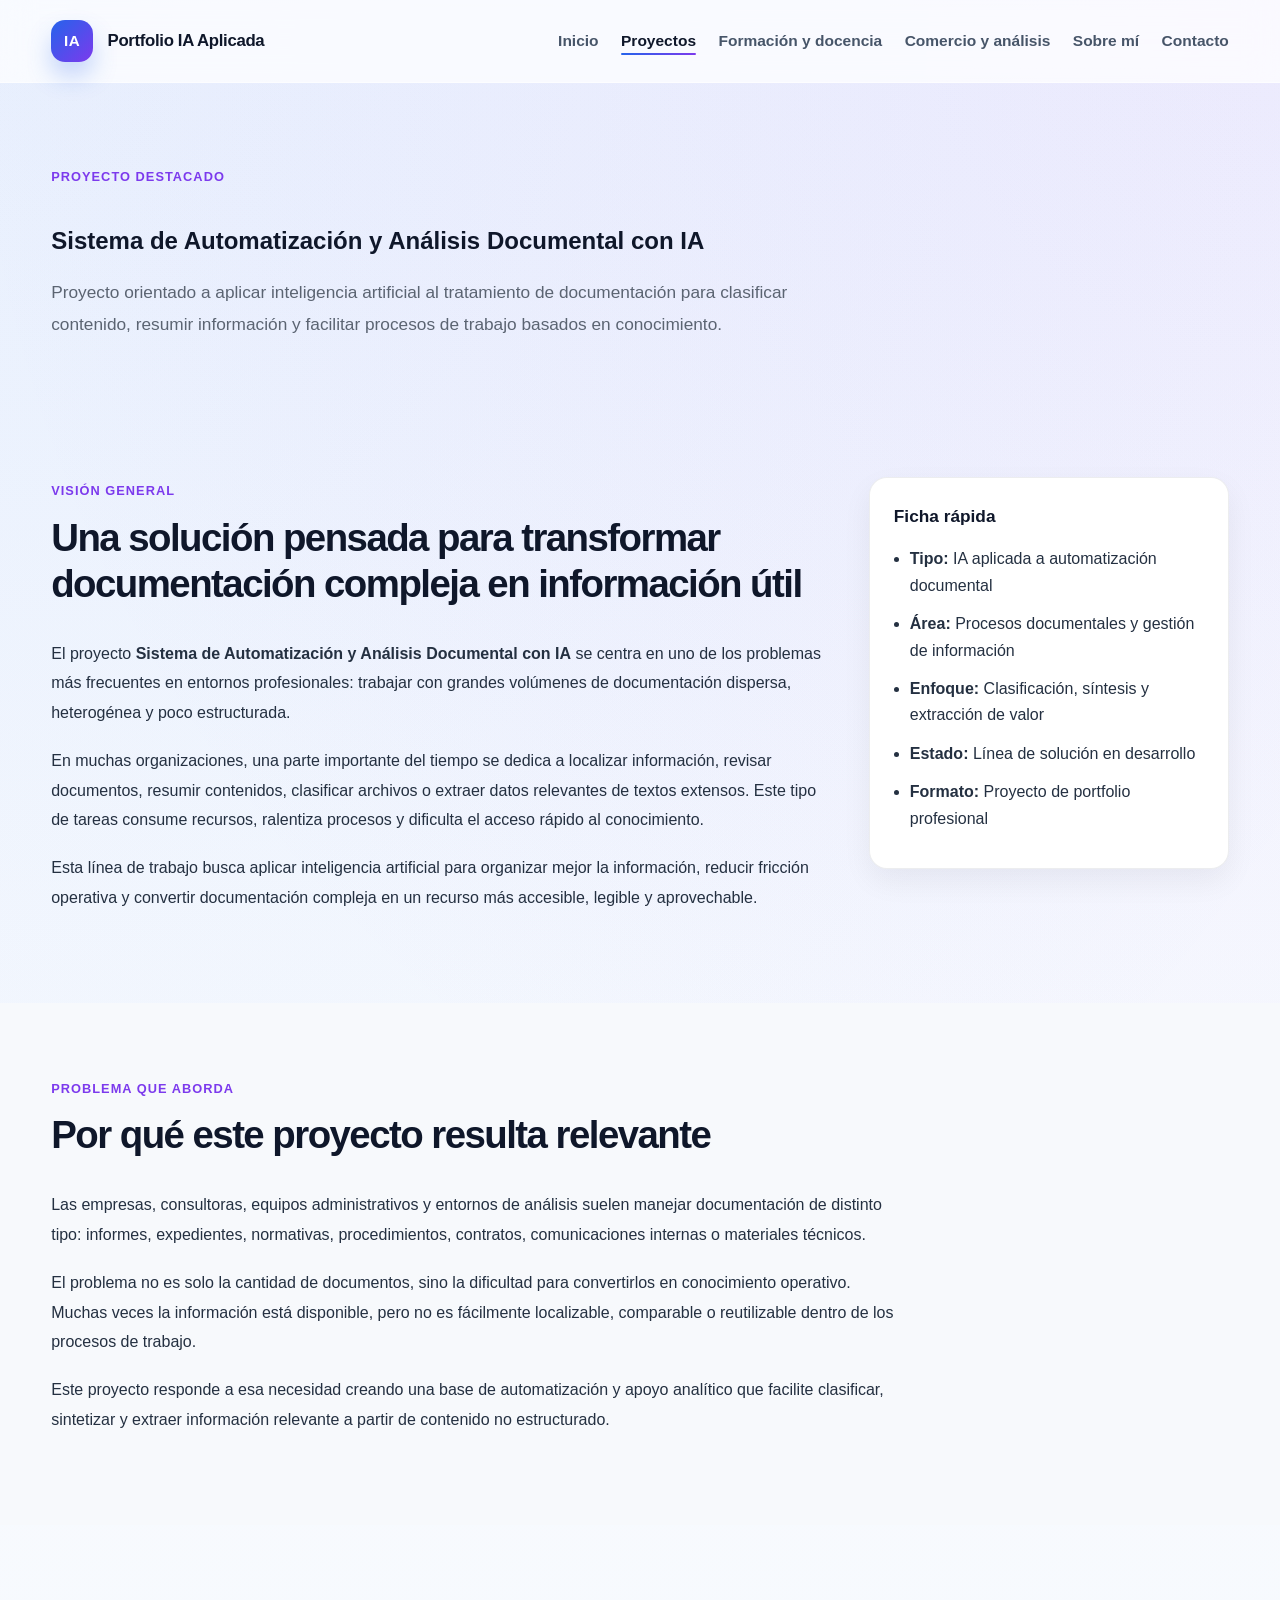
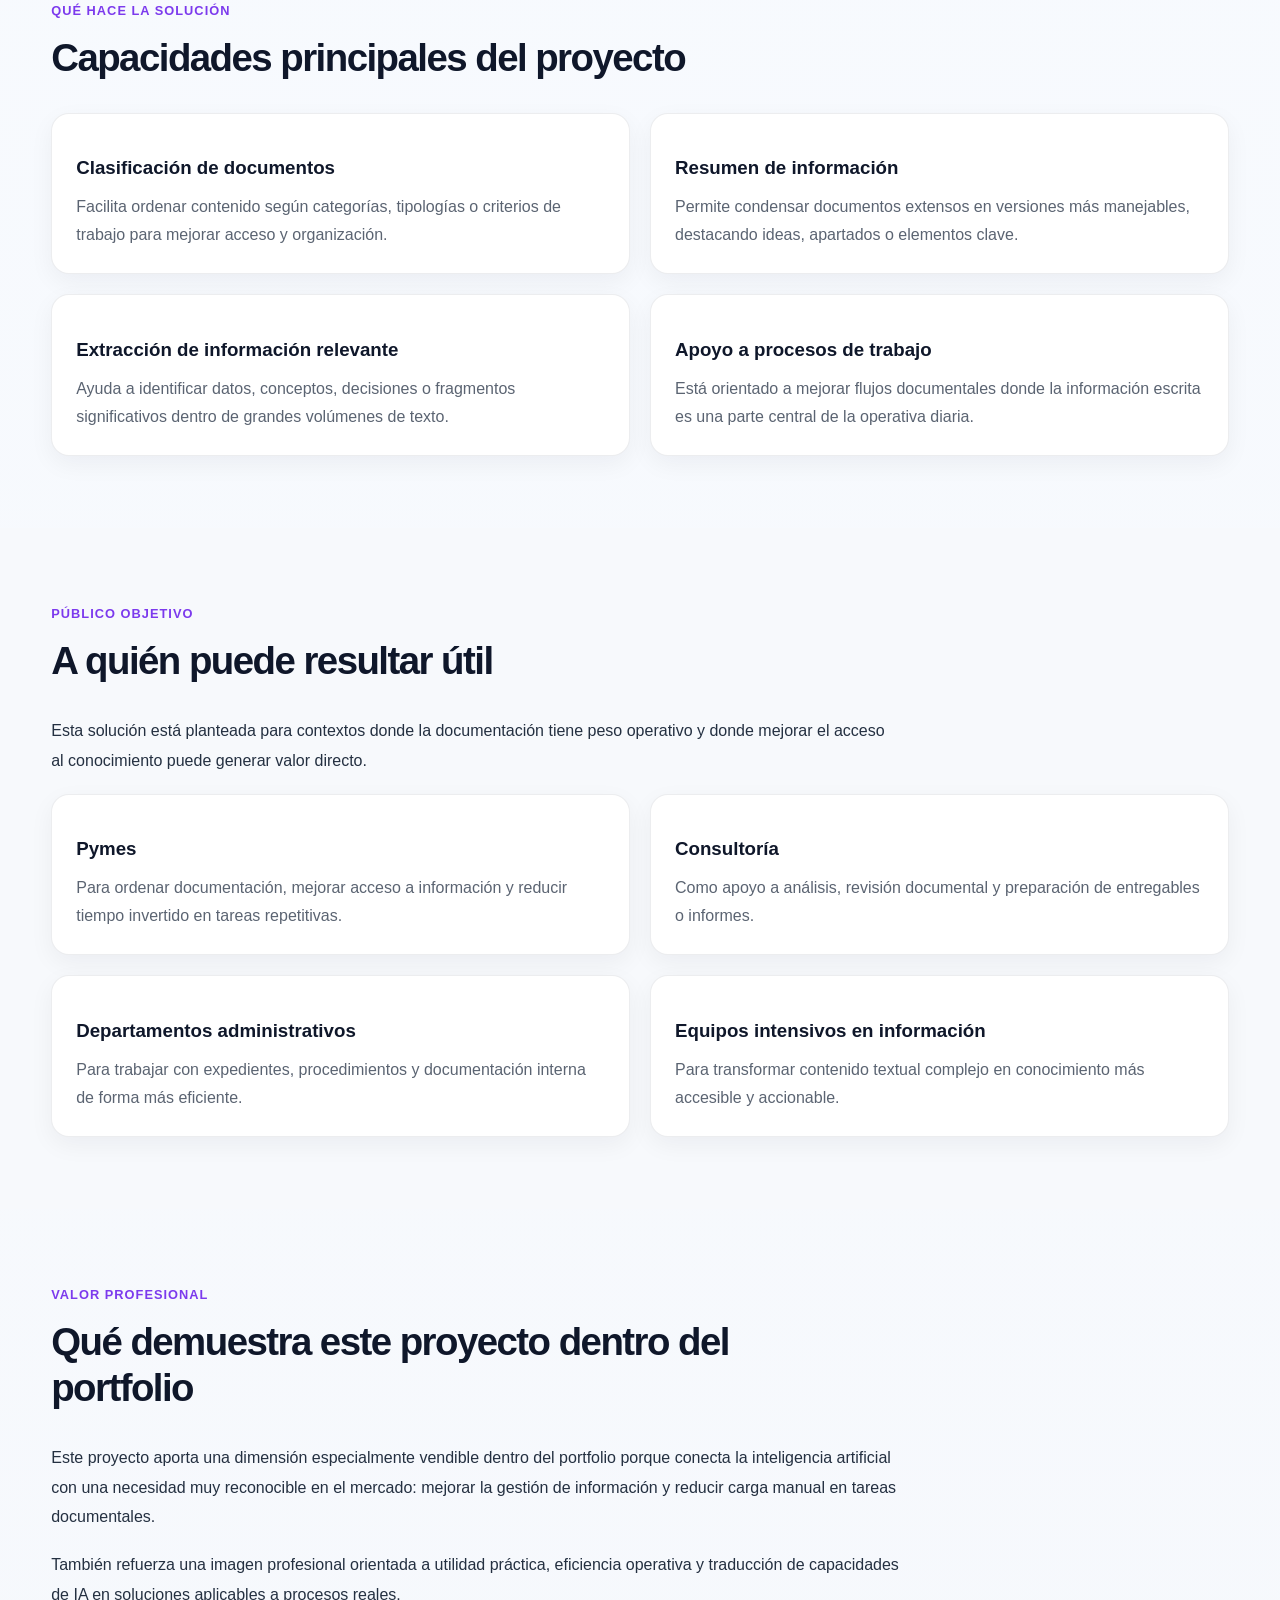
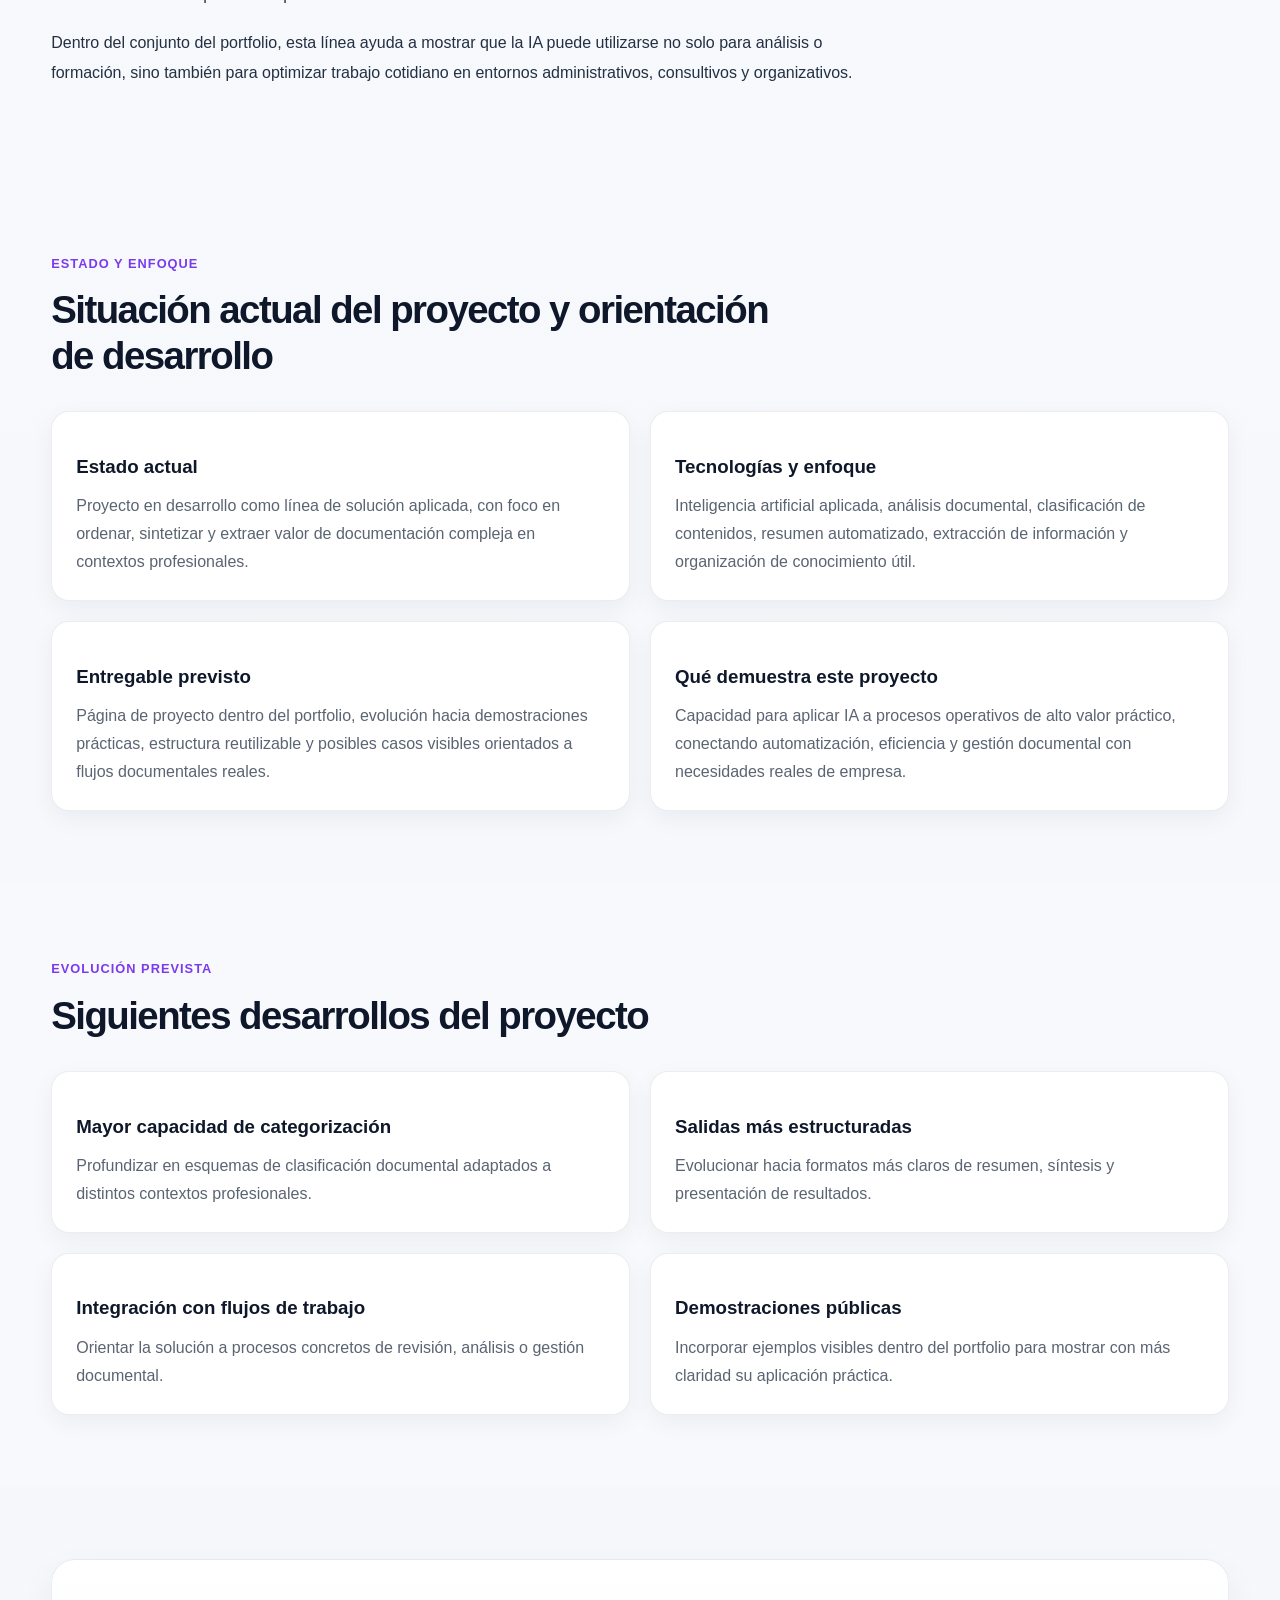
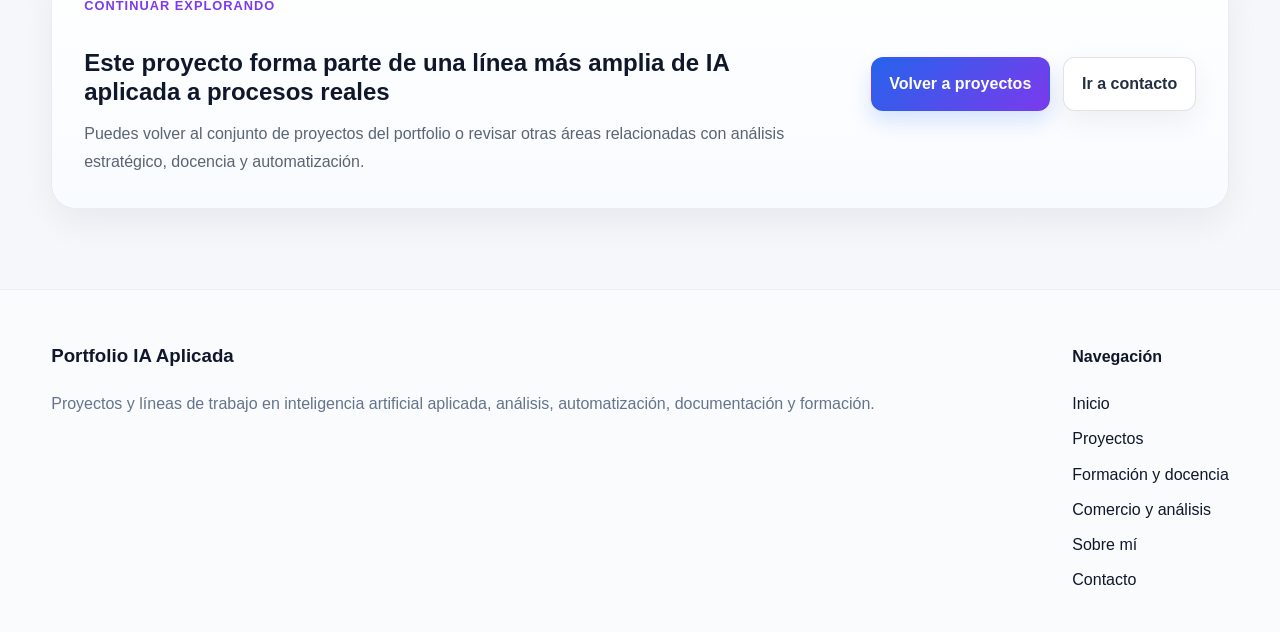
<file: proyecto-analisis-documental.html>
<!DOCTYPE html>
<html lang="es">
<head>
  <meta charset="UTF-8" />
  <meta name="viewport" content="width=device-width, initial-scale=1.0" />
  <meta
    name="description"
    content="Proyecto de IA aplicada al análisis documental para clasificar, resumir y transformar información compleja en conocimiento útil para procesos profesionales."
  />
  <meta name="author" content="José María" />
  <title>Sistema de Automatización y Análisis Documental con IA | Portfolio IA Aplicada</title>
  <link rel="stylesheet" href="assets/css/styles.css" />
</head>
<body>
  <header class="site-header" id="site-header">
    <div class="container header-inner">
      <a href="index.html" class="logo">
        <span class="logo-mark">IA</span>
        <span class="logo-text">Portfolio IA Aplicada</span>
      </a>

      <button
        class="menu-toggle"
        id="menu-toggle"
        aria-label="Abrir menú"
        aria-expanded="false"
        aria-controls="main-nav"
      >
        <span></span>
        <span></span>
        <span></span>
      </button>

      <nav class="main-nav" id="main-nav">
        <ul>
          <li><a href="index.html">Inicio</a></li>
          <li><a href="proyectos.html" class="active">Proyectos</a></li>
          <li><a href="formacion-docencia.html">Formación y docencia</a></li>
          <li><a href="comercio-analisis.html">Comercio y análisis</a></li>
          <li><a href="sobre-mi.html">Sobre mí</a></li>
          <li><a href="contacto.html">Contacto</a></li>
        </ul>
      </nav>
    </div>
  </header>

  <main>
    <section class="page-hero">
      <div class="container">
        <span class="section-kicker">Proyecto destacado</span>
        <h1>Sistema de Automatización y Análisis Documental con IA</h1>
        <p class="page-intro">
          Proyecto orientado a aplicar inteligencia artificial al tratamiento de documentación
          para clasificar contenido, resumir información y facilitar procesos de trabajo basados en conocimiento.
        </p>
      </div>
    </section>

    <section class="content-section">
      <div class="container">
        <div class="project-layout">
          <div class="project-main">
            <div class="section-heading">
              <span class="section-kicker">Visión general</span>
              <h2>Una solución pensada para transformar documentación compleja en información útil</h2>
            </div>

            <div class="text-block">
              <p>
                El proyecto <strong>Sistema de Automatización y Análisis Documental con IA</strong>
                se centra en uno de los problemas más frecuentes en entornos profesionales:
                trabajar con grandes volúmenes de documentación dispersa, heterogénea y poco estructurada.
              </p>

              <p>
                En muchas organizaciones, una parte importante del tiempo se dedica a localizar información,
                revisar documentos, resumir contenidos, clasificar archivos o extraer datos relevantes
                de textos extensos. Este tipo de tareas consume recursos, ralentiza procesos y dificulta
                el acceso rápido al conocimiento.
              </p>

              <p>
                Esta línea de trabajo busca aplicar inteligencia artificial para organizar mejor la información,
                reducir fricción operativa y convertir documentación compleja en un recurso más accesible,
                legible y aprovechable.
              </p>
            </div>
          </div>

          <aside class="project-sidebar">
            <div class="info-card">
              <h3>Ficha rápida</h3>
              <ul class="info-list">
                <li><strong>Tipo:</strong> IA aplicada a automatización documental</li>
                <li><strong>Área:</strong> Procesos documentales y gestión de información</li>
                <li><strong>Enfoque:</strong> Clasificación, síntesis y extracción de valor</li>
                <li><strong>Estado:</strong> Línea de solución en desarrollo</li>
                <li><strong>Formato:</strong> Proyecto de portfolio profesional</li>
              </ul>
            </div>
          </aside>
        </div>
      </div>
    </section>

    <section class="content-section section-alt">
      <div class="container">
        <div class="section-heading">
          <span class="section-kicker">Problema que aborda</span>
          <h2>Por qué este proyecto resulta relevante</h2>
        </div>

        <div class="text-block">
          <p>
            Las empresas, consultoras, equipos administrativos y entornos de análisis suelen manejar
            documentación de distinto tipo: informes, expedientes, normativas, procedimientos,
            contratos, comunicaciones internas o materiales técnicos.
          </p>

          <p>
            El problema no es solo la cantidad de documentos, sino la dificultad para convertirlos
            en conocimiento operativo. Muchas veces la información está disponible, pero no es fácilmente
            localizable, comparable o reutilizable dentro de los procesos de trabajo.
          </p>

          <p>
            Este proyecto responde a esa necesidad creando una base de automatización y apoyo analítico
            que facilite clasificar, sintetizar y extraer información relevante a partir de contenido no estructurado.
          </p>
        </div>
      </div>
    </section>

    <section class="content-section">
      <div class="container">
        <div class="section-heading">
          <span class="section-kicker">Qué hace la solución</span>
          <h2>Capacidades principales del proyecto</h2>
        </div>

        <div class="feature-grid">
          <article class="feature-card">
            <h3>Clasificación de documentos</h3>
            <p>
              Facilita ordenar contenido según categorías, tipologías o criterios de trabajo
              para mejorar acceso y organización.
            </p>
          </article>

          <article class="feature-card">
            <h3>Resumen de información</h3>
            <p>
              Permite condensar documentos extensos en versiones más manejables,
              destacando ideas, apartados o elementos clave.
            </p>
          </article>

          <article class="feature-card">
            <h3>Extracción de información relevante</h3>
            <p>
              Ayuda a identificar datos, conceptos, decisiones o fragmentos significativos
              dentro de grandes volúmenes de texto.
            </p>
          </article>

          <article class="feature-card">
            <h3>Apoyo a procesos de trabajo</h3>
            <p>
              Está orientado a mejorar flujos documentales donde la información escrita
              es una parte central de la operativa diaria.
            </p>
          </article>
        </div>
      </div>
    </section>

    <section class="content-section section-alt">
      <div class="container">
        <div class="section-heading">
          <span class="section-kicker">Público objetivo</span>
          <h2>A quién puede resultar útil</h2>
        </div>

        <div class="text-block">
          <p>
            Esta solución está planteada para contextos donde la documentación tiene peso operativo
            y donde mejorar el acceso al conocimiento puede generar valor directo.
          </p>
        </div>

        <div class="feature-grid">
          <article class="feature-card">
            <h3>Pymes</h3>
            <p>
              Para ordenar documentación, mejorar acceso a información y reducir tiempo invertido en tareas repetitivas.
            </p>
          </article>

          <article class="feature-card">
            <h3>Consultoría</h3>
            <p>
              Como apoyo a análisis, revisión documental y preparación de entregables o informes.
            </p>
          </article>

          <article class="feature-card">
            <h3>Departamentos administrativos</h3>
            <p>
              Para trabajar con expedientes, procedimientos y documentación interna de forma más eficiente.
            </p>
          </article>

          <article class="feature-card">
            <h3>Equipos intensivos en información</h3>
            <p>
              Para transformar contenido textual complejo en conocimiento más accesible y accionable.
            </p>
          </article>
        </div>
      </div>
    </section>

    <section class="content-section">
      <div class="container">
        <div class="section-heading">
          <span class="section-kicker">Valor profesional</span>
          <h2>Qué demuestra este proyecto dentro del portfolio</h2>
        </div>

        <div class="text-block">
          <p>
            Este proyecto aporta una dimensión especialmente vendible dentro del portfolio porque conecta
            la inteligencia artificial con una necesidad muy reconocible en el mercado:
            mejorar la gestión de información y reducir carga manual en tareas documentales.
          </p>

          <p>
            También refuerza una imagen profesional orientada a utilidad práctica, eficiencia operativa
            y traducción de capacidades de IA en soluciones aplicables a procesos reales.
          </p>

          <p>
            Dentro del conjunto del portfolio, esta línea ayuda a mostrar que la IA puede utilizarse
            no solo para análisis o formación, sino también para optimizar trabajo cotidiano
            en entornos administrativos, consultivos y organizativos.
          </p>
        </div>
      </div>
    </section>

    <section class="content-section">
      <div class="container">
        <div class="section-heading">
          <span class="section-kicker">Estado y enfoque</span>
          <h2>Situación actual del proyecto y orientación de desarrollo</h2>
        </div>

        <div class="feature-grid">
          <article class="feature-card">
            <h3>Estado actual</h3>
            <p>
              Proyecto en desarrollo como línea de solución aplicada, con foco en ordenar,
              sintetizar y extraer valor de documentación compleja en contextos profesionales.
            </p>
          </article>

          <article class="feature-card">
            <h3>Tecnologías y enfoque</h3>
            <p>
              Inteligencia artificial aplicada, análisis documental, clasificación de contenidos,
              resumen automatizado, extracción de información y organización de conocimiento útil.
            </p>
          </article>

          <article class="feature-card">
            <h3>Entregable previsto</h3>
            <p>
              Página de proyecto dentro del portfolio, evolución hacia demostraciones prácticas,
              estructura reutilizable y posibles casos visibles orientados a flujos documentales reales.
            </p>
          </article>

          <article class="feature-card">
            <h3>Qué demuestra este proyecto</h3>
            <p>
              Capacidad para aplicar IA a procesos operativos de alto valor práctico, conectando
              automatización, eficiencia y gestión documental con necesidades reales de empresa.
            </p>
          </article>
        </div>
      </div>
    </section>

    <section class="content-section section-alt">
      <div class="container">
        <div class="section-heading">
          <span class="section-kicker">Evolución prevista</span>
          <h2>Siguientes desarrollos del proyecto</h2>
        </div>

        <div class="feature-grid">
          <article class="feature-card">
            <h3>Mayor capacidad de categorización</h3>
            <p>
              Profundizar en esquemas de clasificación documental adaptados a distintos contextos profesionales.
            </p>
          </article>

          <article class="feature-card">
            <h3>Salidas más estructuradas</h3>
            <p>
              Evolucionar hacia formatos más claros de resumen, síntesis y presentación de resultados.
            </p>
          </article>

          <article class="feature-card">
            <h3>Integración con flujos de trabajo</h3>
            <p>
              Orientar la solución a procesos concretos de revisión, análisis o gestión documental.
            </p>
          </article>

          <article class="feature-card">
            <h3>Demostraciones públicas</h3>
            <p>
              Incorporar ejemplos visibles dentro del portfolio para mostrar con más claridad su aplicación práctica.
            </p>
          </article>
        </div>
      </div>
    </section>

    <section class="cta-section">
      <div class="container cta-box">
        <div class="cta-content">
          <span class="section-kicker">Continuar explorando</span>
          <h2>Este proyecto forma parte de una línea más amplia de IA aplicada a procesos reales</h2>
          <p>
            Puedes volver al conjunto de proyectos del portfolio o revisar otras áreas relacionadas
            con análisis estratégico, docencia y automatización.
          </p>
        </div>

        <div class="cta-actions">
          <a href="proyectos.html" class="btn btn-primary">Volver a proyectos</a>
          <a href="contacto.html" class="btn btn-secondary">Ir a contacto</a>
        </div>
      </div>
    </section>
  </main>

  <footer class="site-footer">
    <div class="container footer-inner">
      <div>
        <h3>Portfolio IA Aplicada</h3>
        <p>
          Proyectos y líneas de trabajo en inteligencia artificial aplicada, análisis,
          automatización, documentación y formación.
        </p>
      </div>

      <div>
        <h4>Navegación</h4>
        <ul class="footer-links">
          <li><a href="index.html">Inicio</a></li>
          <li><a href="proyectos.html">Proyectos</a></li>
          <li><a href="formacion-docencia.html">Formación y docencia</a></li>
          <li><a href="comercio-analisis.html">Comercio y análisis</a></li>
          <li><a href="sobre-mi.html">Sobre mí</a></li>
          <li><a href="contacto.html">Contacto</a></li>
        </ul>
      </div>
    </div>
  </footer>

  <script src="assets/js/main.js"></script>
</body>
</html>
</file>
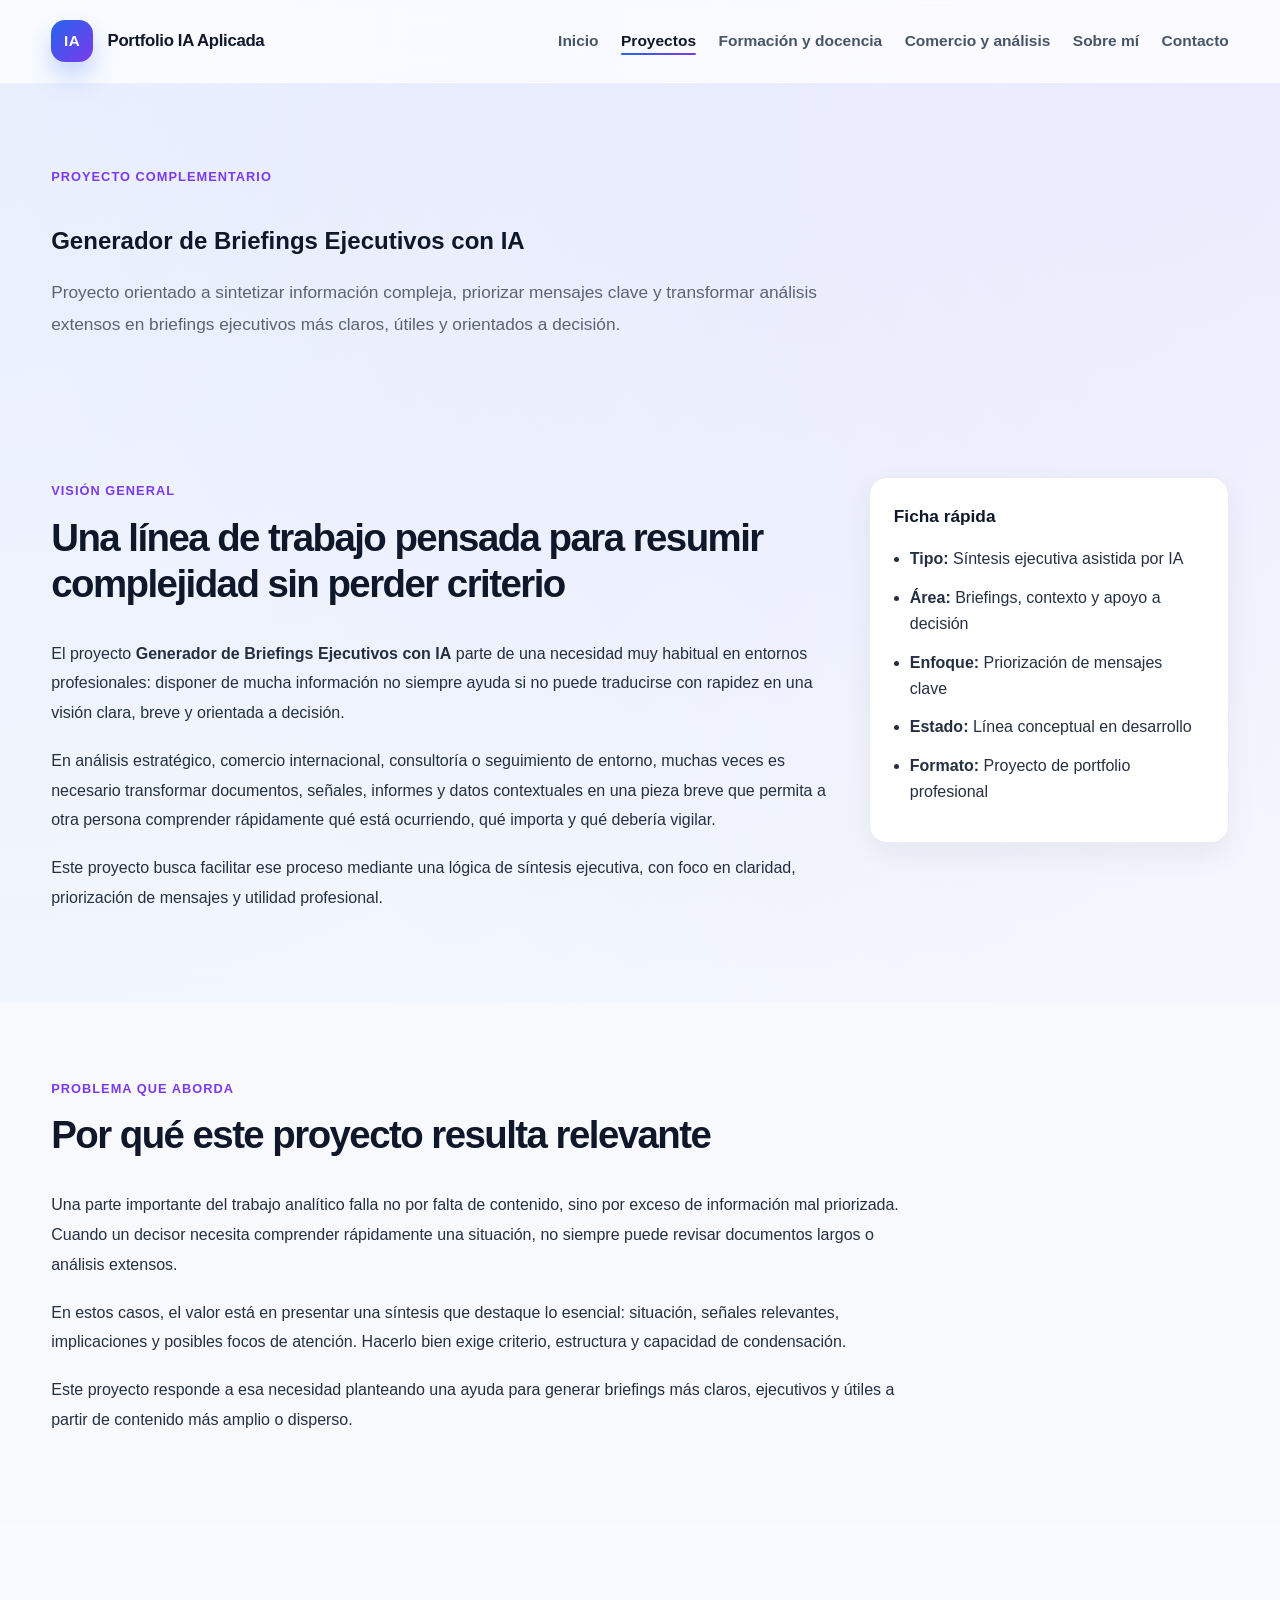
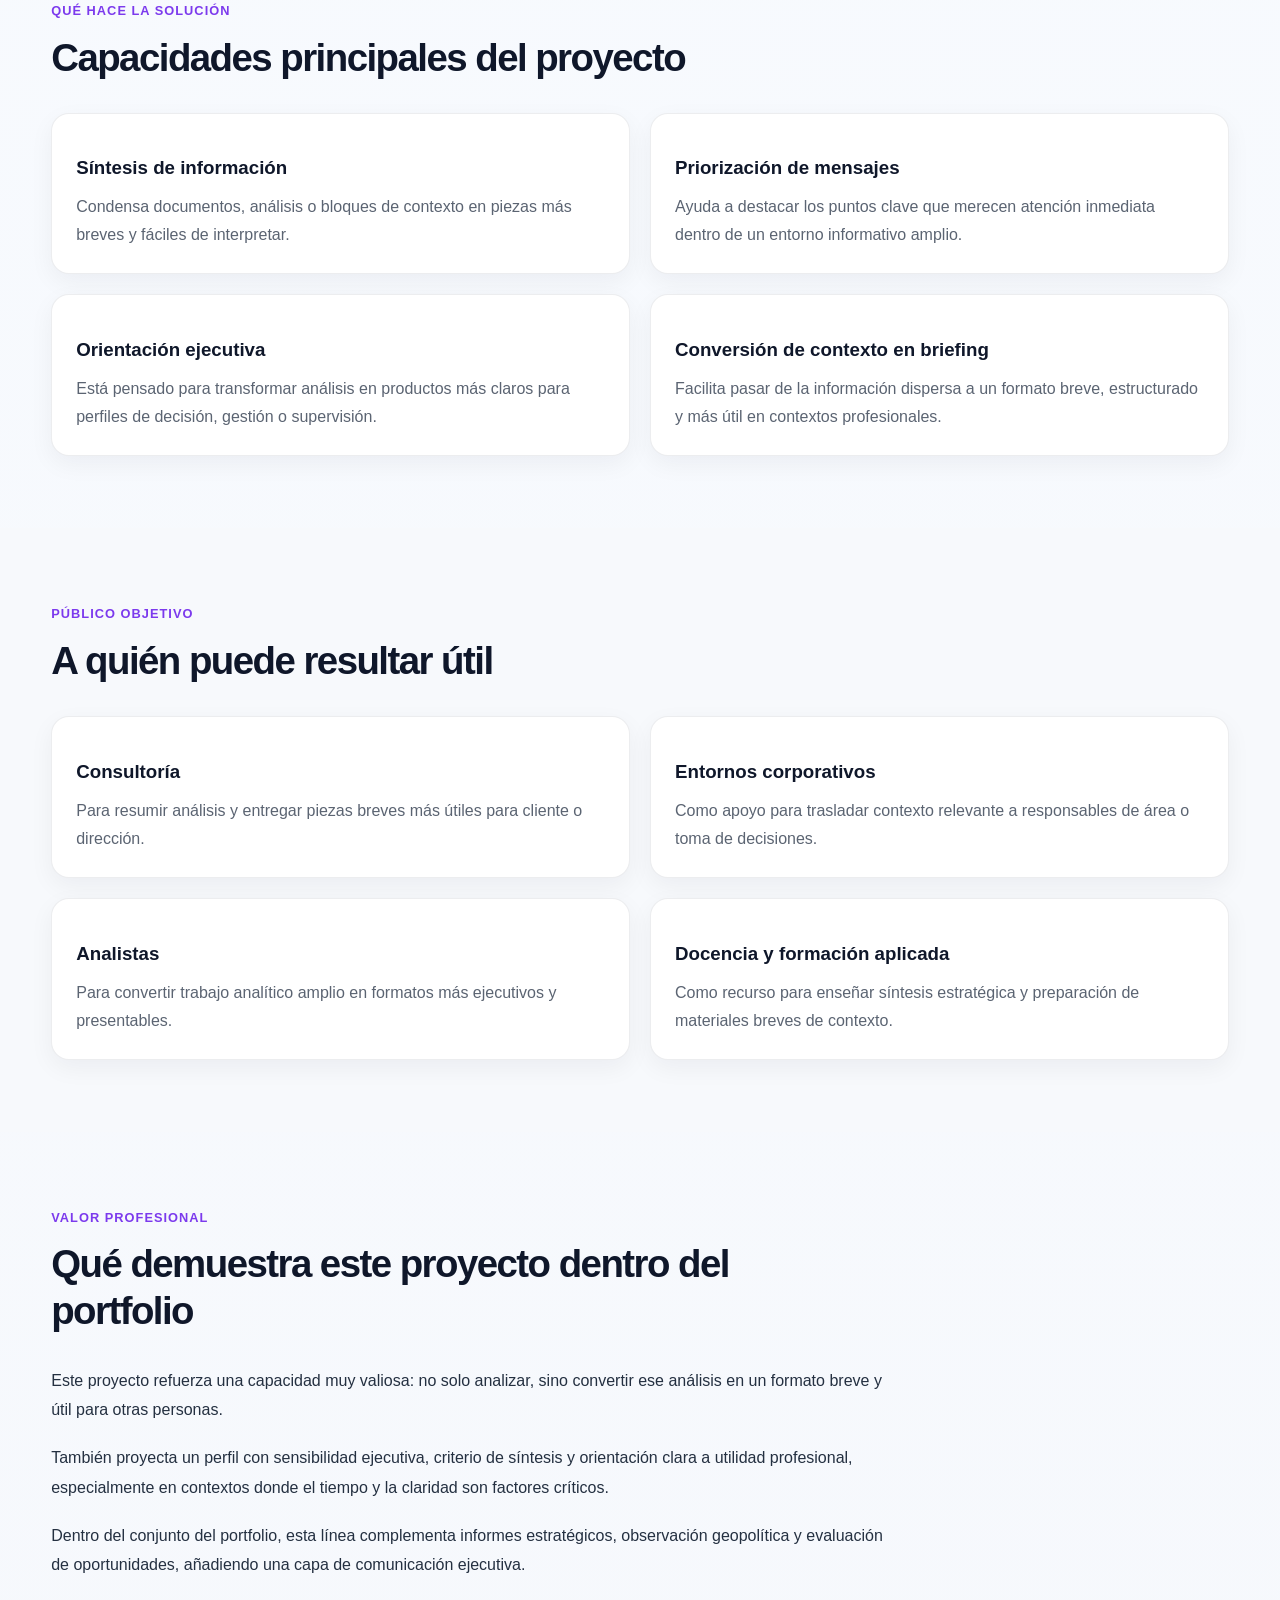
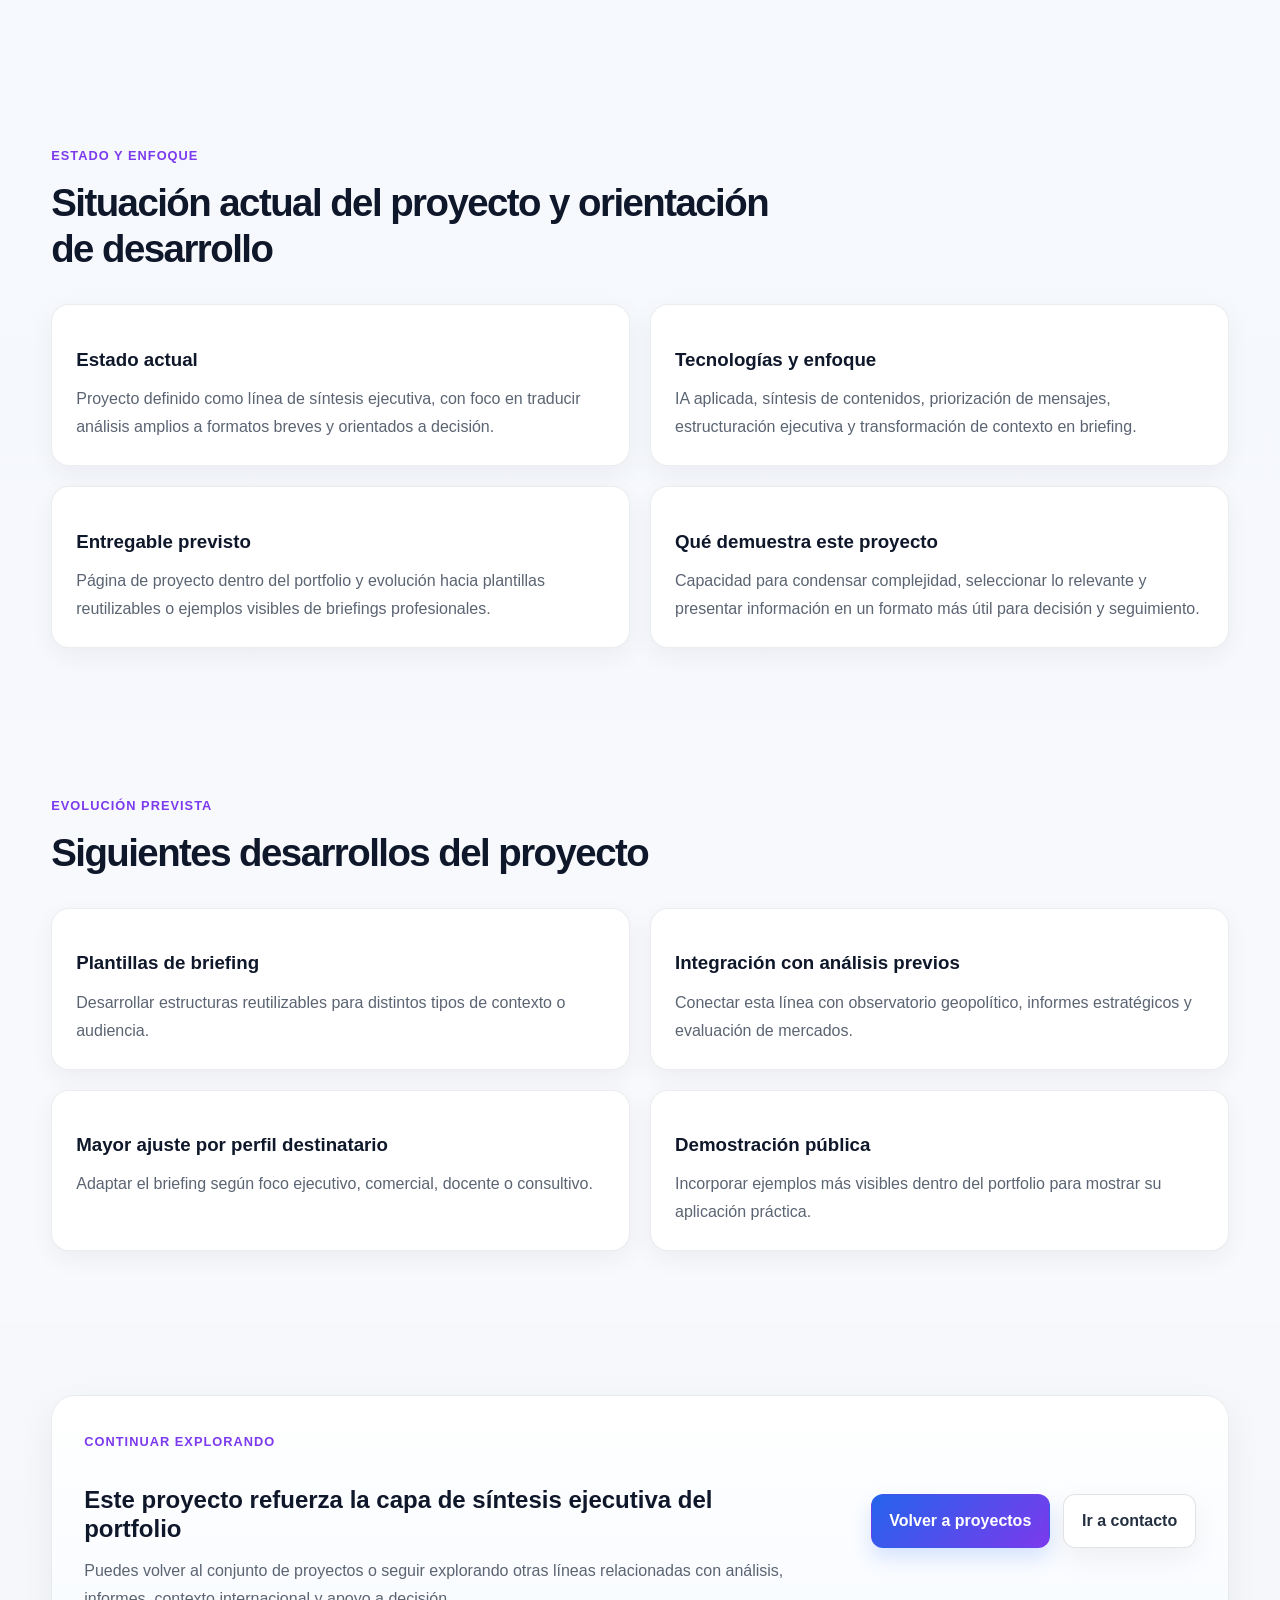
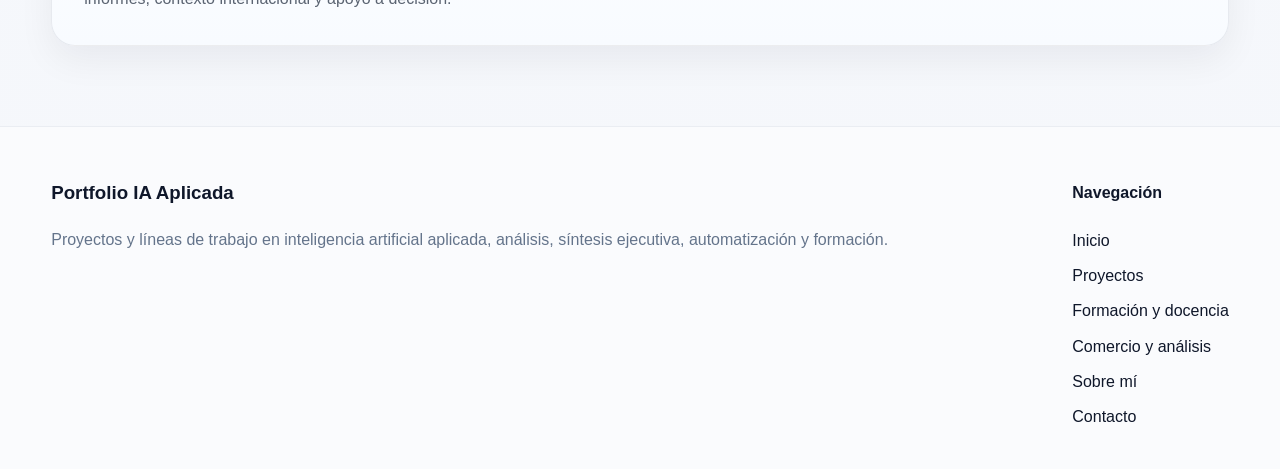
<file: proyecto-briefings-ejecutivos-ia.html>
<!DOCTYPE html>
<html lang="es">
<head>
  <meta charset="UTF-8" />
  <meta name="viewport" content="width=device-width, initial-scale=1.0" />
  <meta
    name="description"
    content="Proyecto de generador de briefings ejecutivos con IA para sintetizar información relevante, priorizar mensajes y apoyar decisiones en contextos profesionales."
  />
  <meta name="author" content="José María" />
  <title>Generador de Briefings Ejecutivos con IA | Portfolio IA Aplicada</title>
  <link rel="stylesheet" href="assets/css/styles.css" />
</head>
<body>
  <header class="site-header" id="site-header">
    <div class="container header-inner">
      <a href="index.html" class="logo">
        <span class="logo-mark">IA</span>
        <span class="logo-text">Portfolio IA Aplicada</span>
      </a>

      <button
        class="menu-toggle"
        id="menu-toggle"
        aria-label="Abrir menú"
        aria-expanded="false"
        aria-controls="main-nav"
      >
        <span></span>
        <span></span>
        <span></span>
      </button>

      <nav class="main-nav" id="main-nav">
        <ul>
          <li><a href="index.html">Inicio</a></li>
          <li><a href="proyectos.html" class="active">Proyectos</a></li>
          <li><a href="formacion-docencia.html">Formación y docencia</a></li>
          <li><a href="comercio-analisis.html">Comercio y análisis</a></li>
          <li><a href="sobre-mi.html">Sobre mí</a></li>
          <li><a href="contacto.html">Contacto</a></li>
        </ul>
      </nav>
    </div>
  </header>

  <main>
    <section class="page-hero">
      <div class="container">
        <span class="section-kicker">Proyecto complementario</span>
        <h1>Generador de Briefings Ejecutivos con IA</h1>
        <p class="page-intro">
          Proyecto orientado a sintetizar información compleja, priorizar mensajes clave
          y transformar análisis extensos en briefings ejecutivos más claros, útiles y orientados a decisión.
        </p>
      </div>
    </section>

    <section class="content-section">
      <div class="container">
        <div class="project-layout">
          <div class="project-main">
            <div class="section-heading">
              <span class="section-kicker">Visión general</span>
              <h2>Una línea de trabajo pensada para resumir complejidad sin perder criterio</h2>
            </div>

            <div class="text-block">
              <p>
                El proyecto <strong>Generador de Briefings Ejecutivos con IA</strong> parte de una necesidad
                muy habitual en entornos profesionales: disponer de mucha información no siempre ayuda
                si no puede traducirse con rapidez en una visión clara, breve y orientada a decisión.
              </p>

              <p>
                En análisis estratégico, comercio internacional, consultoría o seguimiento de entorno,
                muchas veces es necesario transformar documentos, señales, informes y datos contextuales
                en una pieza breve que permita a otra persona comprender rápidamente qué está ocurriendo,
                qué importa y qué debería vigilar.
              </p>

              <p>
                Este proyecto busca facilitar ese proceso mediante una lógica de síntesis ejecutiva,
                con foco en claridad, priorización de mensajes y utilidad profesional.
              </p>
            </div>
          </div>

          <aside class="project-sidebar">
            <div class="info-card">
              <h3>Ficha rápida</h3>
              <ul class="info-list">
                <li><strong>Tipo:</strong> Síntesis ejecutiva asistida por IA</li>
                <li><strong>Área:</strong> Briefings, contexto y apoyo a decisión</li>
                <li><strong>Enfoque:</strong> Priorización de mensajes clave</li>
                <li><strong>Estado:</strong> Línea conceptual en desarrollo</li>
                <li><strong>Formato:</strong> Proyecto de portfolio profesional</li>
              </ul>
            </div>
          </aside>
        </div>
      </div>
    </section>

    <section class="content-section section-alt">
      <div class="container">
        <div class="section-heading">
          <span class="section-kicker">Problema que aborda</span>
          <h2>Por qué este proyecto resulta relevante</h2>
        </div>

        <div class="text-block">
          <p>
            Una parte importante del trabajo analítico falla no por falta de contenido,
            sino por exceso de información mal priorizada. Cuando un decisor necesita comprender
            rápidamente una situación, no siempre puede revisar documentos largos o análisis extensos.
          </p>

          <p>
            En estos casos, el valor está en presentar una síntesis que destaque lo esencial:
            situación, señales relevantes, implicaciones y posibles focos de atención.
            Hacerlo bien exige criterio, estructura y capacidad de condensación.
          </p>

          <p>
            Este proyecto responde a esa necesidad planteando una ayuda para generar briefings
            más claros, ejecutivos y útiles a partir de contenido más amplio o disperso.
          </p>
        </div>
      </div>
    </section>

    <section class="content-section">
      <div class="container">
        <div class="section-heading">
          <span class="section-kicker">Qué hace la solución</span>
          <h2>Capacidades principales del proyecto</h2>
        </div>

        <div class="feature-grid">
          <article class="feature-card">
            <h3>Síntesis de información</h3>
            <p>
              Condensa documentos, análisis o bloques de contexto en piezas más breves
              y fáciles de interpretar.
            </p>
          </article>

          <article class="feature-card">
            <h3>Priorización de mensajes</h3>
            <p>
              Ayuda a destacar los puntos clave que merecen atención inmediata
              dentro de un entorno informativo amplio.
            </p>
          </article>

          <article class="feature-card">
            <h3>Orientación ejecutiva</h3>
            <p>
              Está pensado para transformar análisis en productos más claros
              para perfiles de decisión, gestión o supervisión.
            </p>
          </article>

          <article class="feature-card">
            <h3>Conversión de contexto en briefing</h3>
            <p>
              Facilita pasar de la información dispersa a un formato breve,
              estructurado y más útil en contextos profesionales.
            </p>
          </article>
        </div>
      </div>
    </section>

    <section class="content-section section-alt">
      <div class="container">
        <div class="section-heading">
          <span class="section-kicker">Público objetivo</span>
          <h2>A quién puede resultar útil</h2>
        </div>

        <div class="feature-grid">
          <article class="feature-card">
            <h3>Consultoría</h3>
            <p>
              Para resumir análisis y entregar piezas breves más útiles para cliente o dirección.
            </p>
          </article>

          <article class="feature-card">
            <h3>Entornos corporativos</h3>
            <p>
              Como apoyo para trasladar contexto relevante a responsables de área o toma de decisiones.
            </p>
          </article>

          <article class="feature-card">
            <h3>Analistas</h3>
            <p>
              Para convertir trabajo analítico amplio en formatos más ejecutivos y presentables.
            </p>
          </article>

          <article class="feature-card">
            <h3>Docencia y formación aplicada</h3>
            <p>
              Como recurso para enseñar síntesis estratégica y preparación de materiales breves de contexto.
            </p>
          </article>
        </div>
      </div>
    </section>

    <section class="content-section">
      <div class="container">
        <div class="section-heading">
          <span class="section-kicker">Valor profesional</span>
          <h2>Qué demuestra este proyecto dentro del portfolio</h2>
        </div>

        <div class="text-block">
          <p>
            Este proyecto refuerza una capacidad muy valiosa: no solo analizar,
            sino convertir ese análisis en un formato breve y útil para otras personas.
          </p>

          <p>
            También proyecta un perfil con sensibilidad ejecutiva, criterio de síntesis
            y orientación clara a utilidad profesional, especialmente en contextos donde el tiempo
            y la claridad son factores críticos.
          </p>

          <p>
            Dentro del conjunto del portfolio, esta línea complementa informes estratégicos,
            observación geopolítica y evaluación de oportunidades, añadiendo una capa de comunicación ejecutiva.
          </p>
        </div>
      </div>
    </section>

    <section class="content-section">
      <div class="container">
        <div class="section-heading">
          <span class="section-kicker">Estado y enfoque</span>
          <h2>Situación actual del proyecto y orientación de desarrollo</h2>
        </div>

        <div class="feature-grid">
          <article class="feature-card">
            <h3>Estado actual</h3>
            <p>
              Proyecto definido como línea de síntesis ejecutiva, con foco en traducir análisis amplios
              a formatos breves y orientados a decisión.
            </p>
          </article>

          <article class="feature-card">
            <h3>Tecnologías y enfoque</h3>
            <p>
              IA aplicada, síntesis de contenidos, priorización de mensajes,
              estructuración ejecutiva y transformación de contexto en briefing.
            </p>
          </article>

          <article class="feature-card">
            <h3>Entregable previsto</h3>
            <p>
              Página de proyecto dentro del portfolio y evolución hacia plantillas reutilizables
              o ejemplos visibles de briefings profesionales.
            </p>
          </article>

          <article class="feature-card">
            <h3>Qué demuestra este proyecto</h3>
            <p>
              Capacidad para condensar complejidad, seleccionar lo relevante
              y presentar información en un formato más útil para decisión y seguimiento.
            </p>
          </article>
        </div>
      </div>
    </section>

    <section class="content-section section-alt">
      <div class="container">
        <div class="section-heading">
          <span class="section-kicker">Evolución prevista</span>
          <h2>Siguientes desarrollos del proyecto</h2>
        </div>

        <div class="feature-grid">
          <article class="feature-card">
            <h3>Plantillas de briefing</h3>
            <p>
              Desarrollar estructuras reutilizables para distintos tipos de contexto o audiencia.
            </p>
          </article>

          <article class="feature-card">
            <h3>Integración con análisis previos</h3>
            <p>
              Conectar esta línea con observatorio geopolítico, informes estratégicos y evaluación de mercados.
            </p>
          </article>

          <article class="feature-card">
            <h3>Mayor ajuste por perfil destinatario</h3>
            <p>
              Adaptar el briefing según foco ejecutivo, comercial, docente o consultivo.
            </p>
          </article>

          <article class="feature-card">
            <h3>Demostración pública</h3>
            <p>
              Incorporar ejemplos más visibles dentro del portfolio para mostrar su aplicación práctica.
            </p>
          </article>
        </div>
      </div>
    </section>

    <section class="cta-section">
      <div class="container cta-box">
        <div class="cta-content">
          <span class="section-kicker">Continuar explorando</span>
          <h2>Este proyecto refuerza la capa de síntesis ejecutiva del portfolio</h2>
          <p>
            Puedes volver al conjunto de proyectos o seguir explorando otras líneas relacionadas
            con análisis, informes, contexto internacional y apoyo a decisión.
          </p>
        </div>

        <div class="cta-actions">
          <a href="proyectos.html" class="btn btn-primary">Volver a proyectos</a>
          <a href="contacto.html" class="btn btn-secondary">Ir a contacto</a>
        </div>
      </div>
    </section>
  </main>

  <footer class="site-footer">
    <div class="container footer-inner">
      <div>
        <h3>Portfolio IA Aplicada</h3>
        <p>
          Proyectos y líneas de trabajo en inteligencia artificial aplicada, análisis,
          síntesis ejecutiva, automatización y formación.
        </p>
      </div>

      <div>
        <h4>Navegación</h4>
        <ul class="footer-links">
          <li><a href="index.html">Inicio</a></li>
          <li><a href="proyectos.html">Proyectos</a></li>
          <li><a href="formacion-docencia.html">Formación y docencia</a></li>
          <li><a href="comercio-analisis.html">Comercio y análisis</a></li>
          <li><a href="sobre-mi.html">Sobre mí</a></li>
          <li><a href="contacto.html">Contacto</a></li>
        </ul>
      </div>
    </div>
  </footer>

  <script src="assets/js/main.js"></script>
</body>
</html>
</file>
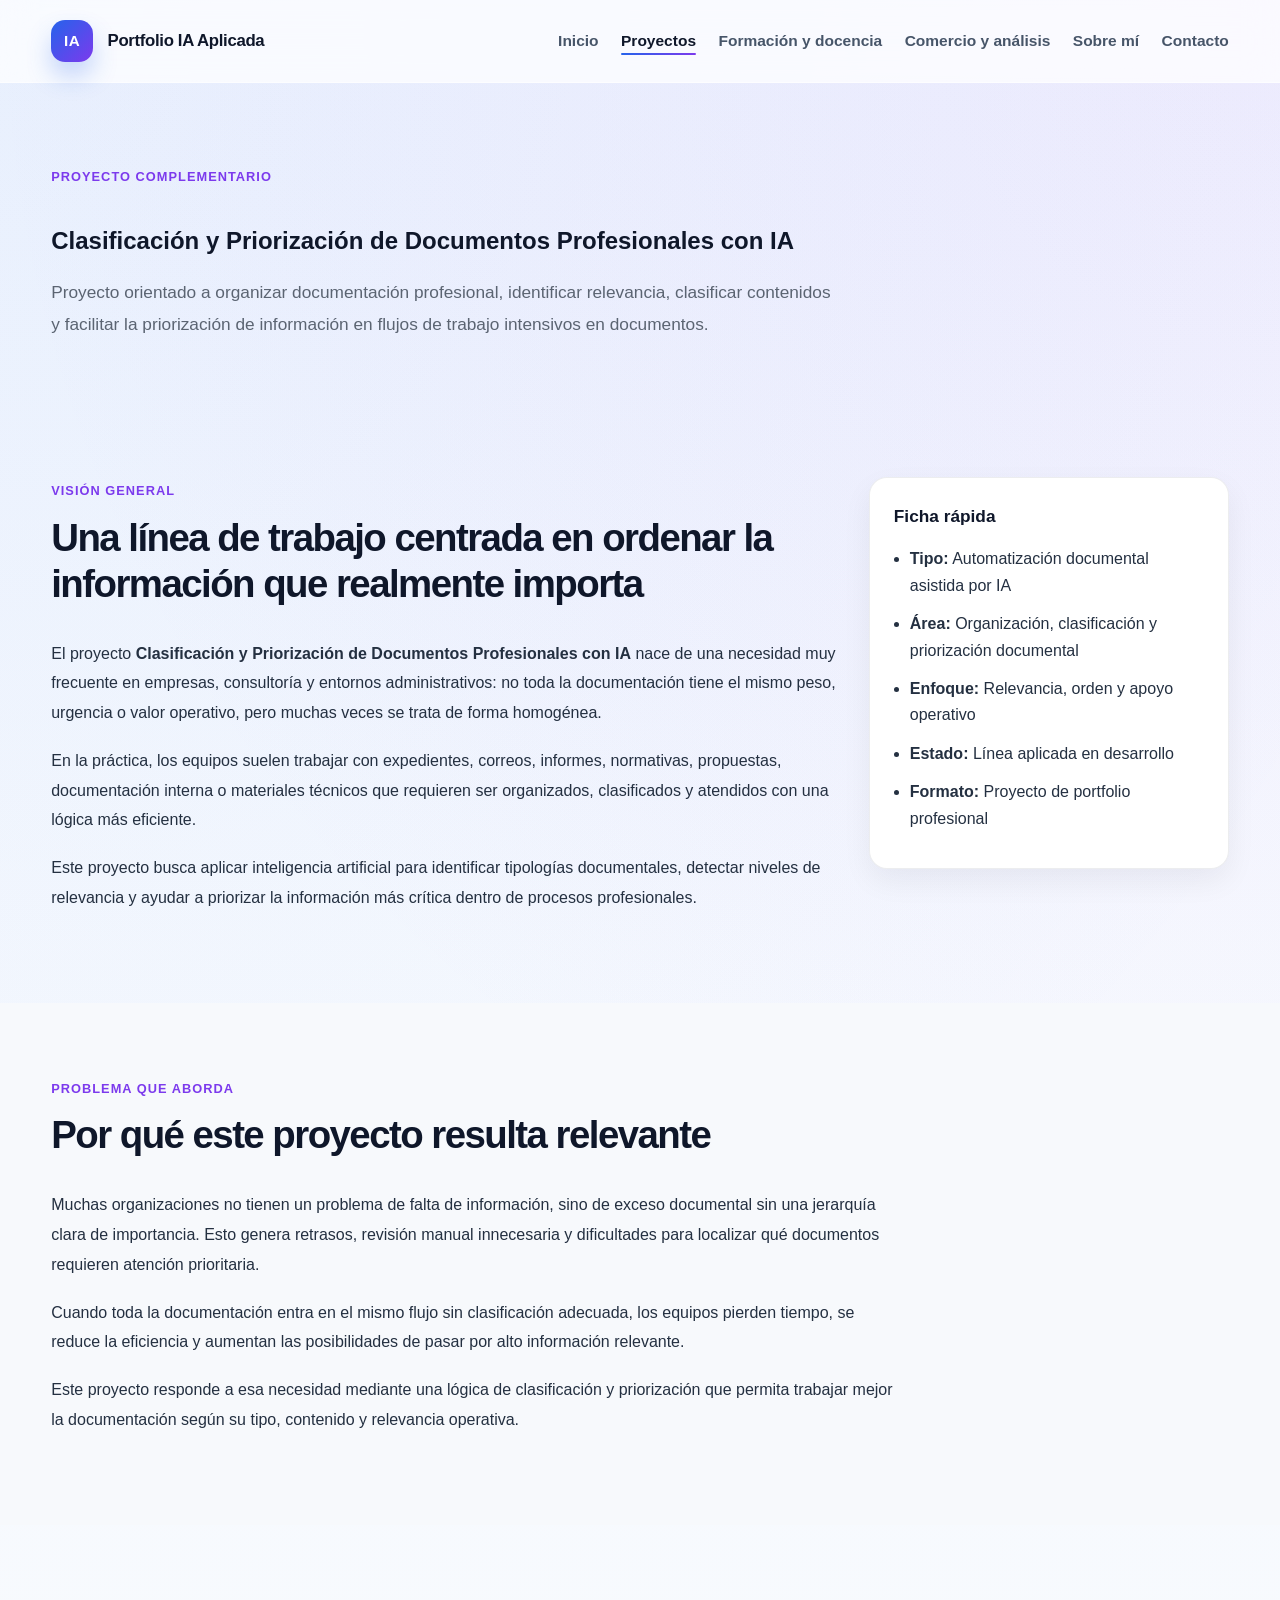
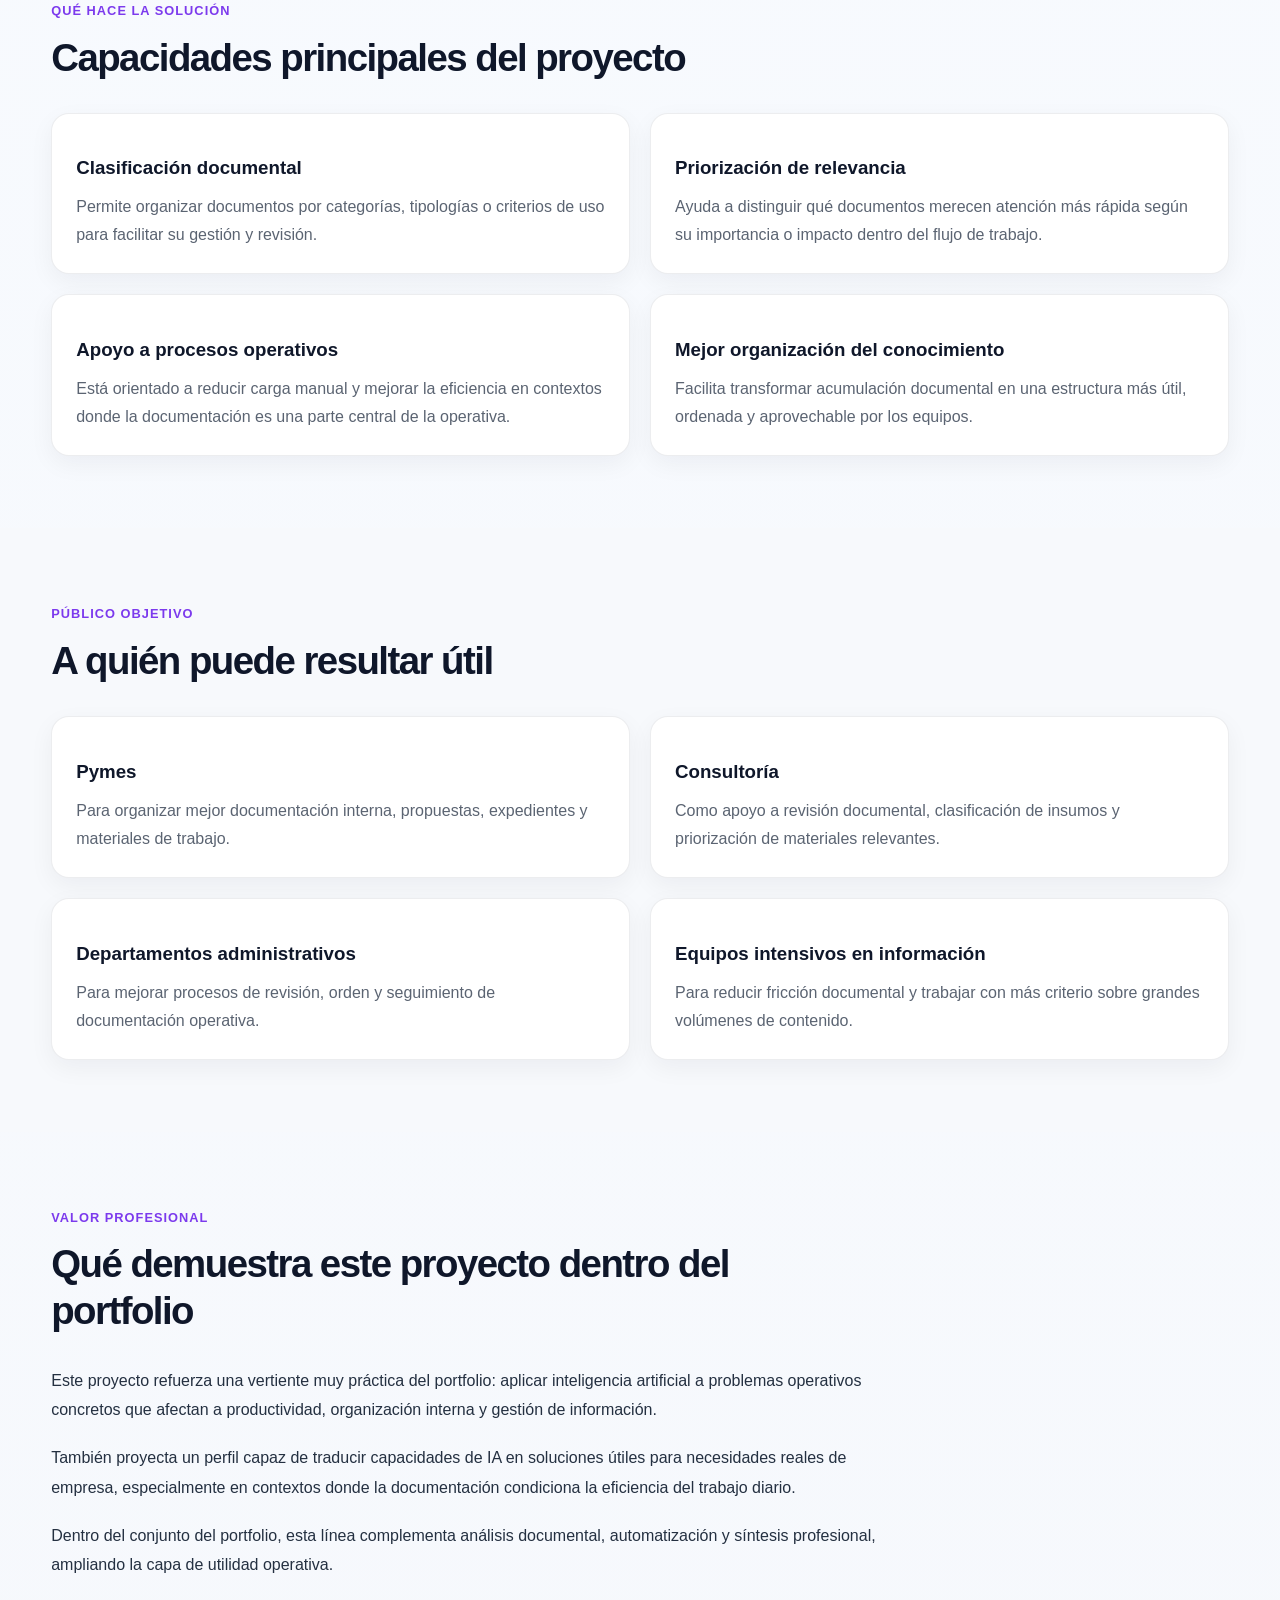
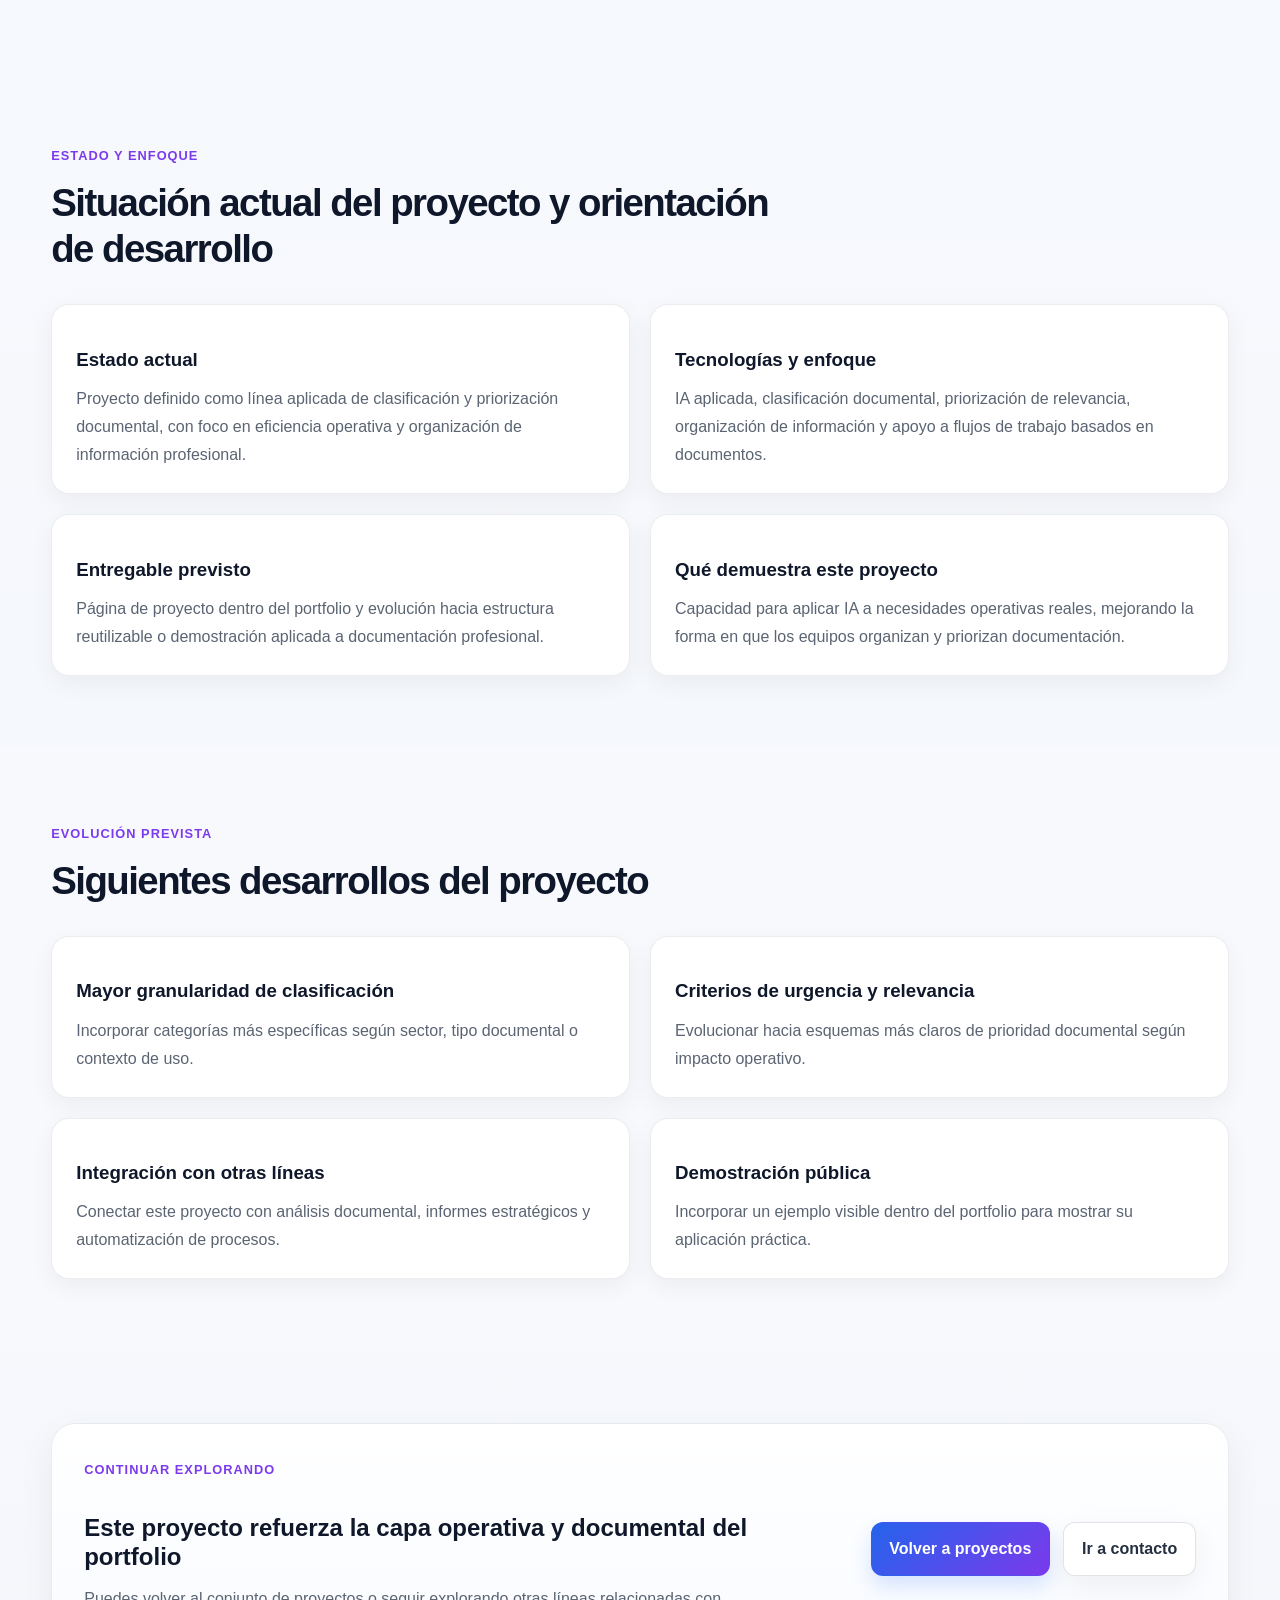
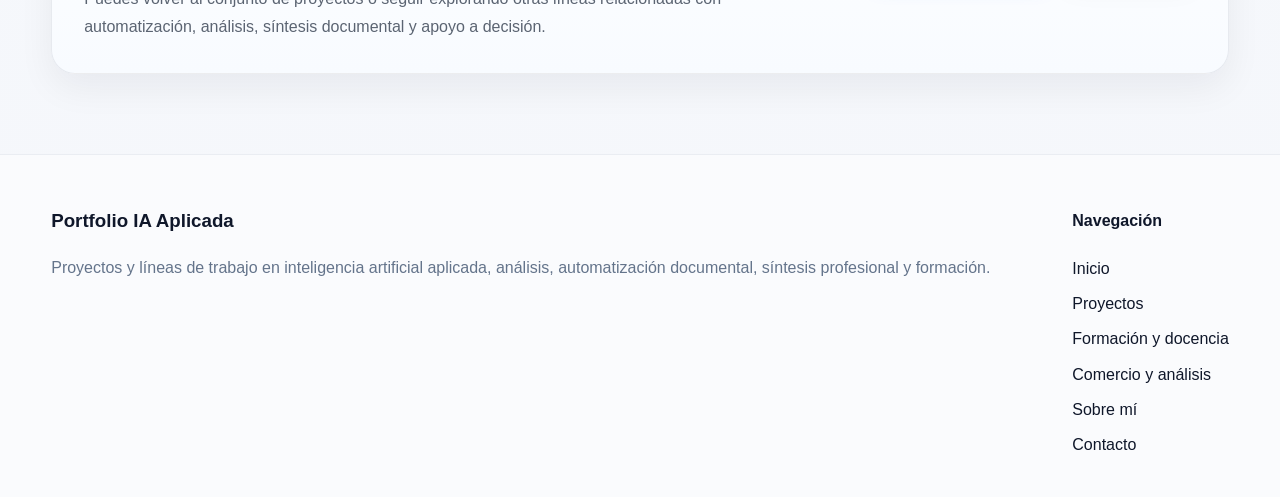
<file: proyecto-clasificacion-priorizacion-documentos.html>
<!DOCTYPE html>
<html lang="es">
<head>
  <meta charset="UTF-8" />
  <meta name="viewport" content="width=device-width, initial-scale=1.0" />
  <meta
    name="description"
    content="Proyecto de clasificación y priorización de documentos profesionales con IA para organizar información, detectar relevancia y mejorar flujos documentales."
  />
  <meta name="author" content="José María" />
  <title>Clasificación y Priorización de Documentos Profesionales con IA | Portfolio IA Aplicada</title>
  <link rel="stylesheet" href="assets/css/styles.css" />
</head>
<body>
  <header class="site-header" id="site-header">
    <div class="container header-inner">
      <a href="index.html" class="logo">
        <span class="logo-mark">IA</span>
        <span class="logo-text">Portfolio IA Aplicada</span>
      </a>

      <button
        class="menu-toggle"
        id="menu-toggle"
        aria-label="Abrir menú"
        aria-expanded="false"
        aria-controls="main-nav"
      >
        <span></span>
        <span></span>
        <span></span>
      </button>

      <nav class="main-nav" id="main-nav">
        <ul>
          <li><a href="index.html">Inicio</a></li>
          <li><a href="proyectos.html" class="active">Proyectos</a></li>
          <li><a href="formacion-docencia.html">Formación y docencia</a></li>
          <li><a href="comercio-analisis.html">Comercio y análisis</a></li>
          <li><a href="sobre-mi.html">Sobre mí</a></li>
          <li><a href="contacto.html">Contacto</a></li>
        </ul>
      </nav>
    </div>
  </header>

  <main>
    <section class="page-hero">
      <div class="container">
        <span class="section-kicker">Proyecto complementario</span>
        <h1>Clasificación y Priorización de Documentos Profesionales con IA</h1>
        <p class="page-intro">
          Proyecto orientado a organizar documentación profesional, identificar relevancia,
          clasificar contenidos y facilitar la priorización de información en flujos de trabajo intensivos en documentos.
        </p>
      </div>
    </section>

    <section class="content-section">
      <div class="container">
        <div class="project-layout">
          <div class="project-main">
            <div class="section-heading">
              <span class="section-kicker">Visión general</span>
              <h2>Una línea de trabajo centrada en ordenar la información que realmente importa</h2>
            </div>

            <div class="text-block">
              <p>
                El proyecto <strong>Clasificación y Priorización de Documentos Profesionales con IA</strong>
                nace de una necesidad muy frecuente en empresas, consultoría y entornos administrativos:
                no toda la documentación tiene el mismo peso, urgencia o valor operativo, pero muchas veces se trata de forma homogénea.
              </p>

              <p>
                En la práctica, los equipos suelen trabajar con expedientes, correos, informes,
                normativas, propuestas, documentación interna o materiales técnicos que requieren
                ser organizados, clasificados y atendidos con una lógica más eficiente.
              </p>

              <p>
                Este proyecto busca aplicar inteligencia artificial para identificar tipologías documentales,
                detectar niveles de relevancia y ayudar a priorizar la información más crítica
                dentro de procesos profesionales.
              </p>
            </div>
          </div>

          <aside class="project-sidebar">
            <div class="info-card">
              <h3>Ficha rápida</h3>
              <ul class="info-list">
                <li><strong>Tipo:</strong> Automatización documental asistida por IA</li>
                <li><strong>Área:</strong> Organización, clasificación y priorización documental</li>
                <li><strong>Enfoque:</strong> Relevancia, orden y apoyo operativo</li>
                <li><strong>Estado:</strong> Línea aplicada en desarrollo</li>
                <li><strong>Formato:</strong> Proyecto de portfolio profesional</li>
              </ul>
            </div>
          </aside>
        </div>
      </div>
    </section>

    <section class="content-section section-alt">
      <div class="container">
        <div class="section-heading">
          <span class="section-kicker">Problema que aborda</span>
          <h2>Por qué este proyecto resulta relevante</h2>
        </div>

        <div class="text-block">
          <p>
            Muchas organizaciones no tienen un problema de falta de información,
            sino de exceso documental sin una jerarquía clara de importancia.
            Esto genera retrasos, revisión manual innecesaria y dificultades para localizar
            qué documentos requieren atención prioritaria.
          </p>

          <p>
            Cuando toda la documentación entra en el mismo flujo sin clasificación adecuada,
            los equipos pierden tiempo, se reduce la eficiencia y aumentan las posibilidades
            de pasar por alto información relevante.
          </p>

          <p>
            Este proyecto responde a esa necesidad mediante una lógica de clasificación y priorización
            que permita trabajar mejor la documentación según su tipo, contenido y relevancia operativa.
          </p>
        </div>
      </div>
    </section>

    <section class="content-section">
      <div class="container">
        <div class="section-heading">
          <span class="section-kicker">Qué hace la solución</span>
          <h2>Capacidades principales del proyecto</h2>
        </div>

        <div class="feature-grid">
          <article class="feature-card">
            <h3>Clasificación documental</h3>
            <p>
              Permite organizar documentos por categorías, tipologías o criterios de uso
              para facilitar su gestión y revisión.
            </p>
          </article>

          <article class="feature-card">
            <h3>Priorización de relevancia</h3>
            <p>
              Ayuda a distinguir qué documentos merecen atención más rápida
              según su importancia o impacto dentro del flujo de trabajo.
            </p>
          </article>

          <article class="feature-card">
            <h3>Apoyo a procesos operativos</h3>
            <p>
              Está orientado a reducir carga manual y mejorar la eficiencia
              en contextos donde la documentación es una parte central de la operativa.
            </p>
          </article>

          <article class="feature-card">
            <h3>Mejor organización del conocimiento</h3>
            <p>
              Facilita transformar acumulación documental en una estructura más útil,
              ordenada y aprovechable por los equipos.
            </p>
          </article>
        </div>
      </div>
    </section>

    <section class="content-section section-alt">
      <div class="container">
        <div class="section-heading">
          <span class="section-kicker">Público objetivo</span>
          <h2>A quién puede resultar útil</h2>
        </div>

        <div class="feature-grid">
          <article class="feature-card">
            <h3>Pymes</h3>
            <p>
              Para organizar mejor documentación interna, propuestas, expedientes y materiales de trabajo.
            </p>
          </article>

          <article class="feature-card">
            <h3>Consultoría</h3>
            <p>
              Como apoyo a revisión documental, clasificación de insumos y priorización de materiales relevantes.
            </p>
          </article>

          <article class="feature-card">
            <h3>Departamentos administrativos</h3>
            <p>
              Para mejorar procesos de revisión, orden y seguimiento de documentación operativa.
            </p>
          </article>

          <article class="feature-card">
            <h3>Equipos intensivos en información</h3>
            <p>
              Para reducir fricción documental y trabajar con más criterio sobre grandes volúmenes de contenido.
            </p>
          </article>
        </div>
      </div>
    </section>

    <section class="content-section">
      <div class="container">
        <div class="section-heading">
          <span class="section-kicker">Valor profesional</span>
          <h2>Qué demuestra este proyecto dentro del portfolio</h2>
        </div>

        <div class="text-block">
          <p>
            Este proyecto refuerza una vertiente muy práctica del portfolio:
            aplicar inteligencia artificial a problemas operativos concretos que afectan a productividad,
            organización interna y gestión de información.
          </p>

          <p>
            También proyecta un perfil capaz de traducir capacidades de IA en soluciones útiles
            para necesidades reales de empresa, especialmente en contextos donde la documentación
            condiciona la eficiencia del trabajo diario.
          </p>

          <p>
            Dentro del conjunto del portfolio, esta línea complementa análisis documental,
            automatización y síntesis profesional, ampliando la capa de utilidad operativa.
          </p>
        </div>
      </div>
    </section>

    <section class="content-section">
      <div class="container">
        <div class="section-heading">
          <span class="section-kicker">Estado y enfoque</span>
          <h2>Situación actual del proyecto y orientación de desarrollo</h2>
        </div>

        <div class="feature-grid">
          <article class="feature-card">
            <h3>Estado actual</h3>
            <p>
              Proyecto definido como línea aplicada de clasificación y priorización documental,
              con foco en eficiencia operativa y organización de información profesional.
            </p>
          </article>

          <article class="feature-card">
            <h3>Tecnologías y enfoque</h3>
            <p>
              IA aplicada, clasificación documental, priorización de relevancia,
              organización de información y apoyo a flujos de trabajo basados en documentos.
            </p>
          </article>

          <article class="feature-card">
            <h3>Entregable previsto</h3>
            <p>
              Página de proyecto dentro del portfolio y evolución hacia estructura reutilizable
              o demostración aplicada a documentación profesional.
            </p>
          </article>

          <article class="feature-card">
            <h3>Qué demuestra este proyecto</h3>
            <p>
              Capacidad para aplicar IA a necesidades operativas reales,
              mejorando la forma en que los equipos organizan y priorizan documentación.
            </p>
          </article>
        </div>
      </div>
    </section>

    <section class="content-section section-alt">
      <div class="container">
        <div class="section-heading">
          <span class="section-kicker">Evolución prevista</span>
          <h2>Siguientes desarrollos del proyecto</h2>
        </div>

        <div class="feature-grid">
          <article class="feature-card">
            <h3>Mayor granularidad de clasificación</h3>
            <p>
              Incorporar categorías más específicas según sector, tipo documental o contexto de uso.
            </p>
          </article>

          <article class="feature-card">
            <h3>Criterios de urgencia y relevancia</h3>
            <p>
              Evolucionar hacia esquemas más claros de prioridad documental según impacto operativo.
            </p>
          </article>

          <article class="feature-card">
            <h3>Integración con otras líneas</h3>
            <p>
              Conectar este proyecto con análisis documental, informes estratégicos y automatización de procesos.
            </p>
          </article>

          <article class="feature-card">
            <h3>Demostración pública</h3>
            <p>
              Incorporar un ejemplo visible dentro del portfolio para mostrar su aplicación práctica.
            </p>
          </article>
        </div>
      </div>
    </section>

    <section class="cta-section">
      <div class="container cta-box">
        <div class="cta-content">
          <span class="section-kicker">Continuar explorando</span>
          <h2>Este proyecto refuerza la capa operativa y documental del portfolio</h2>
          <p>
            Puedes volver al conjunto de proyectos o seguir explorando otras líneas relacionadas
            con automatización, análisis, síntesis documental y apoyo a decisión.
          </p>
        </div>

        <div class="cta-actions">
          <a href="proyectos.html" class="btn btn-primary">Volver a proyectos</a>
          <a href="contacto.html" class="btn btn-secondary">Ir a contacto</a>
        </div>
      </div>
    </section>
  </main>

  <footer class="site-footer">
    <div class="container footer-inner">
      <div>
        <h3>Portfolio IA Aplicada</h3>
        <p>
          Proyectos y líneas de trabajo en inteligencia artificial aplicada, análisis,
          automatización documental, síntesis profesional y formación.
        </p>
      </div>

      <div>
        <h4>Navegación</h4>
        <ul class="footer-links">
          <li><a href="index.html">Inicio</a></li>
          <li><a href="proyectos.html">Proyectos</a></li>
          <li><a href="formacion-docencia.html">Formación y docencia</a></li>
          <li><a href="comercio-analisis.html">Comercio y análisis</a></li>
          <li><a href="sobre-mi.html">Sobre mí</a></li>
          <li><a href="contacto.html">Contacto</a></li>
        </ul>
      </div>
    </div>
  </footer>

  <script src="assets/js/main.js"></script>
</body>
</html>
</file>
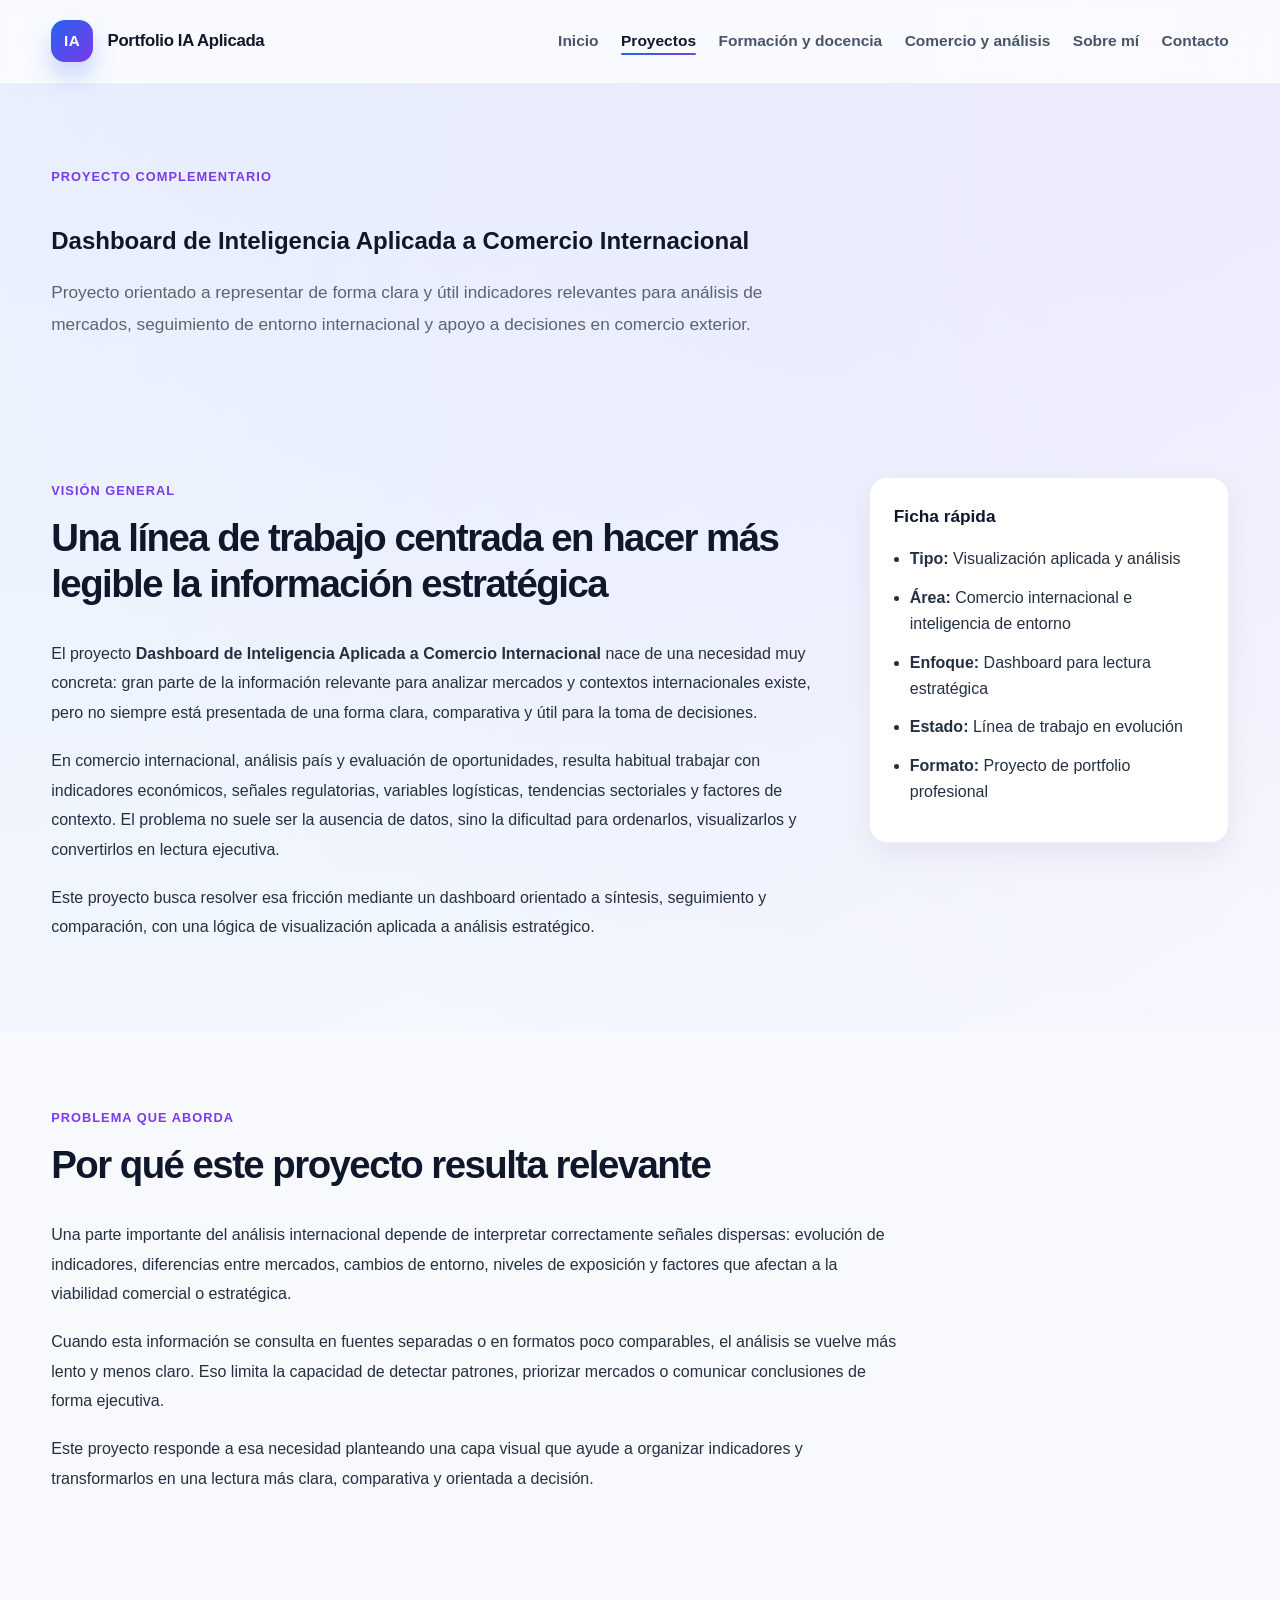
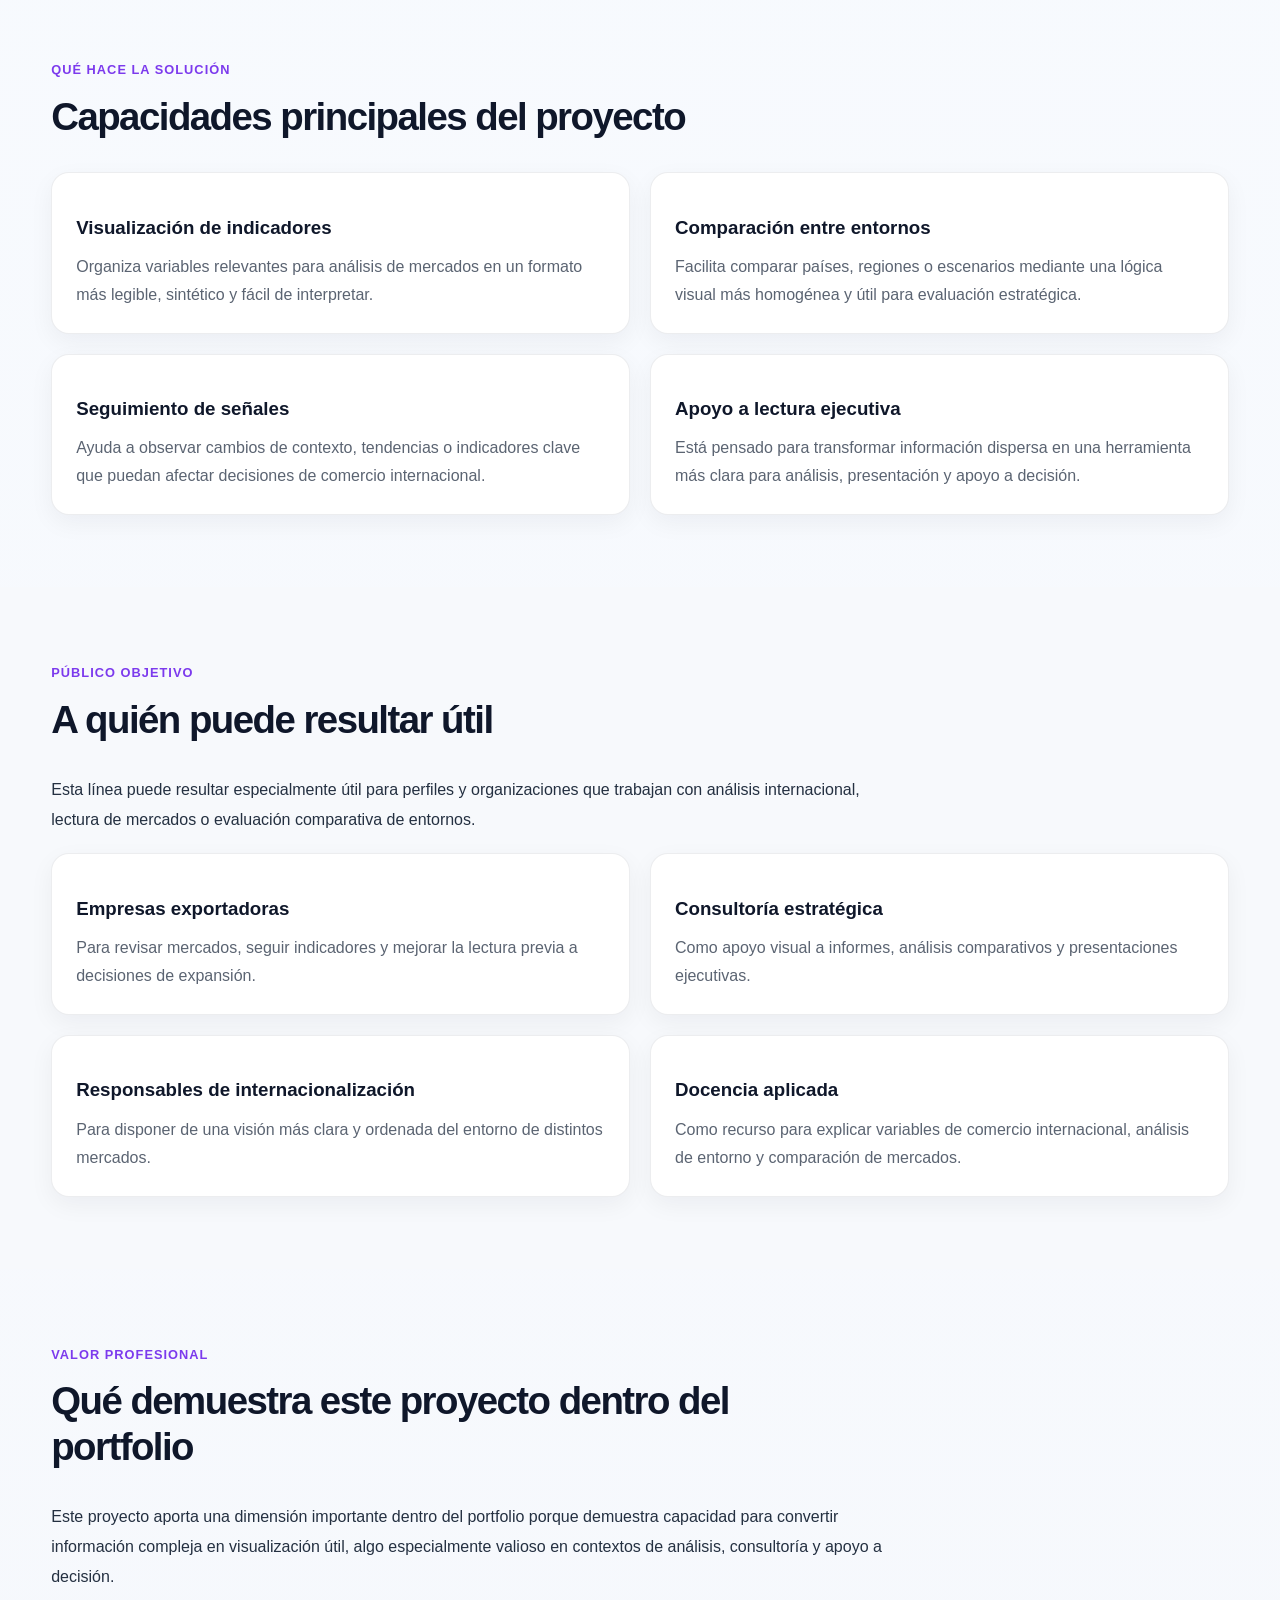
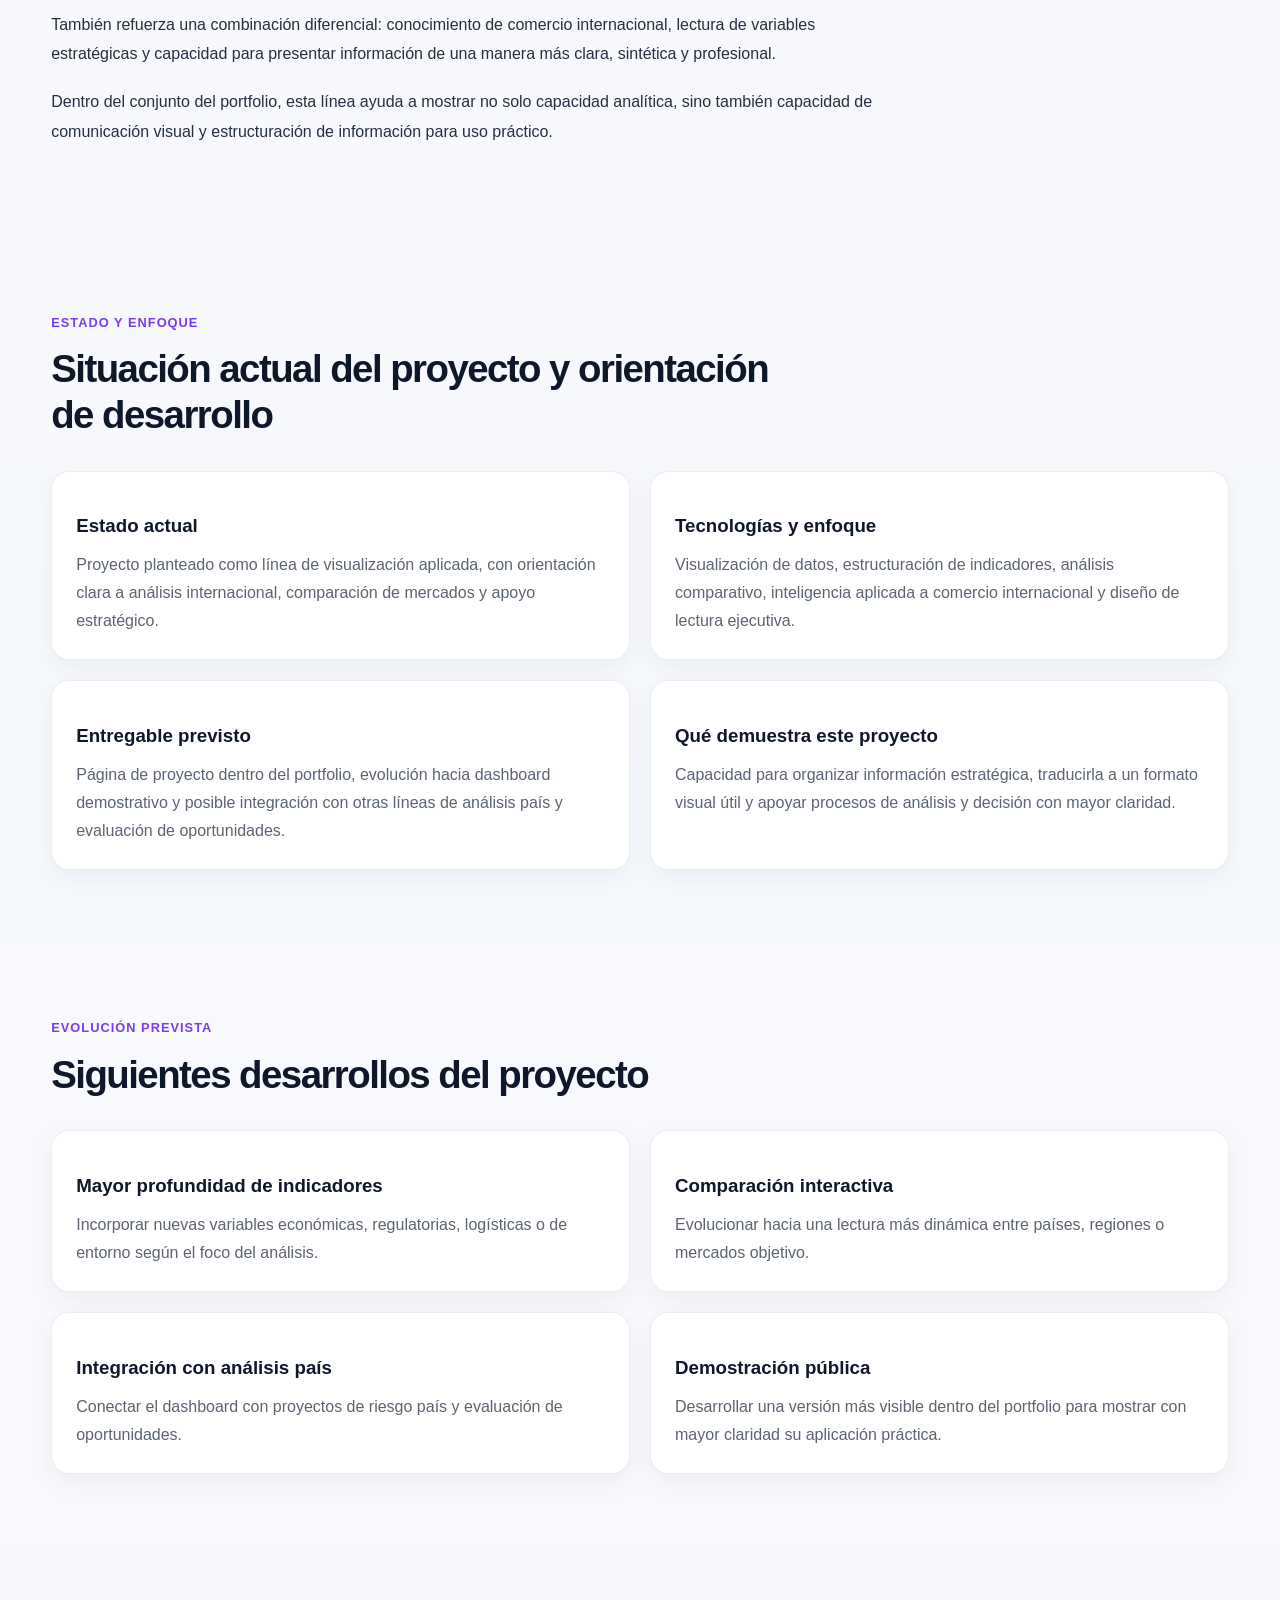
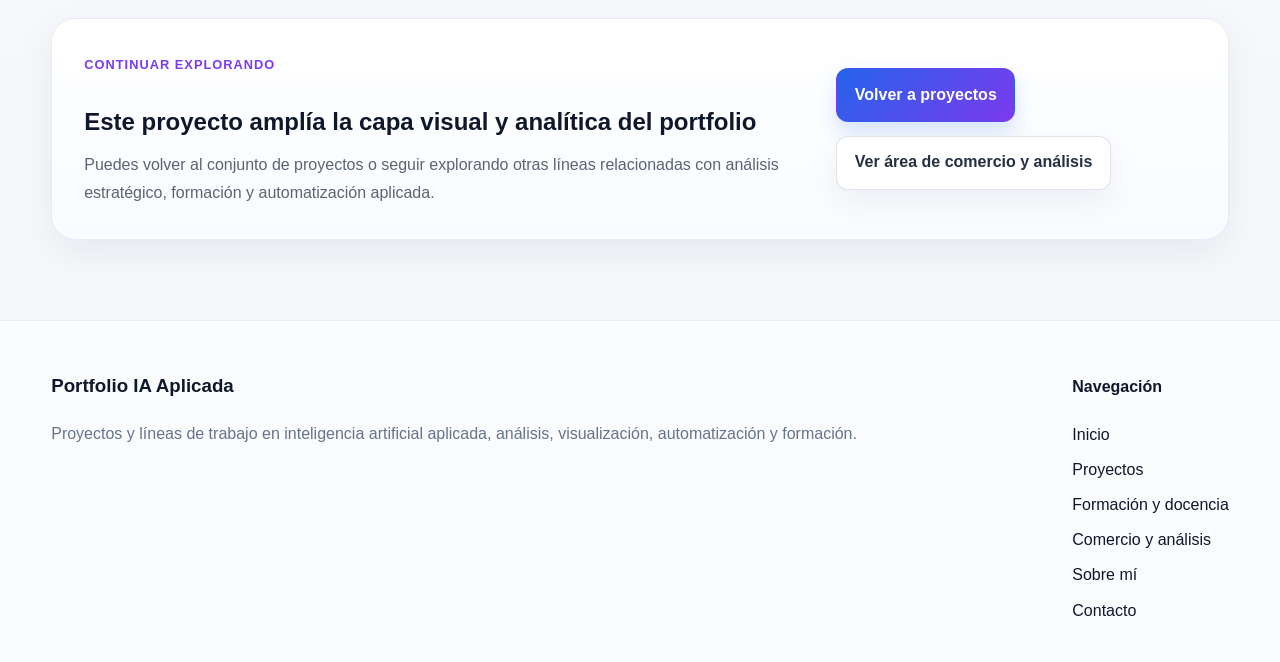
<file: proyecto-dashboard-comercio-internacional.html>
<!DOCTYPE html>
<html lang="es">
<head>
  <meta charset="UTF-8" />
  <meta name="viewport" content="width=device-width, initial-scale=1.0" />
  <meta
    name="description"
    content="Proyecto de dashboard de inteligencia aplicada a comercio internacional para visualizar indicadores, comparar mercados y apoyar decisiones estratégicas."
  />
  <meta name="author" content="José María" />
  <title>Dashboard de Inteligencia Aplicada a Comercio Internacional | Portfolio IA Aplicada</title>
  <link rel="stylesheet" href="assets/css/styles.css" />
</head>
<body>
  <header class="site-header" id="site-header">
    <div class="container header-inner">
      <a href="index.html" class="logo">
        <span class="logo-mark">IA</span>
        <span class="logo-text">Portfolio IA Aplicada</span>
      </a>

      <button
        class="menu-toggle"
        id="menu-toggle"
        aria-label="Abrir menú"
        aria-expanded="false"
        aria-controls="main-nav"
      >
        <span></span>
        <span></span>
        <span></span>
      </button>

      <nav class="main-nav" id="main-nav">
        <ul>
          <li><a href="index.html">Inicio</a></li>
          <li><a href="proyectos.html" class="active">Proyectos</a></li>
          <li><a href="formacion-docencia.html">Formación y docencia</a></li>
          <li><a href="comercio-analisis.html">Comercio y análisis</a></li>
          <li><a href="sobre-mi.html">Sobre mí</a></li>
          <li><a href="contacto.html">Contacto</a></li>
        </ul>
      </nav>
    </div>
  </header>

  <main>
    <section class="page-hero">
      <div class="container">
        <span class="section-kicker">Proyecto complementario</span>
        <h1>Dashboard de Inteligencia Aplicada a Comercio Internacional</h1>
        <p class="page-intro">
          Proyecto orientado a representar de forma clara y útil indicadores relevantes para análisis de mercados,
          seguimiento de entorno internacional y apoyo a decisiones en comercio exterior.
        </p>
      </div>
    </section>

    <section class="content-section">
      <div class="container">
        <div class="project-layout">
          <div class="project-main">
            <div class="section-heading">
              <span class="section-kicker">Visión general</span>
              <h2>Una línea de trabajo centrada en hacer más legible la información estratégica</h2>
            </div>

            <div class="text-block">
              <p>
                El proyecto <strong>Dashboard de Inteligencia Aplicada a Comercio Internacional</strong>
                nace de una necesidad muy concreta: gran parte de la información relevante para analizar
                mercados y contextos internacionales existe, pero no siempre está presentada de una forma
                clara, comparativa y útil para la toma de decisiones.
              </p>

              <p>
                En comercio internacional, análisis país y evaluación de oportunidades, resulta habitual
                trabajar con indicadores económicos, señales regulatorias, variables logísticas, tendencias
                sectoriales y factores de contexto. El problema no suele ser la ausencia de datos, sino la
                dificultad para ordenarlos, visualizarlos y convertirlos en lectura ejecutiva.
              </p>

              <p>
                Este proyecto busca resolver esa fricción mediante un dashboard orientado a síntesis,
                seguimiento y comparación, con una lógica de visualización aplicada a análisis estratégico.
              </p>
            </div>
          </div>

          <aside class="project-sidebar">
            <div class="info-card">
              <h3>Ficha rápida</h3>
              <ul class="info-list">
                <li><strong>Tipo:</strong> Visualización aplicada y análisis</li>
                <li><strong>Área:</strong> Comercio internacional e inteligencia de entorno</li>
                <li><strong>Enfoque:</strong> Dashboard para lectura estratégica</li>
                <li><strong>Estado:</strong> Línea de trabajo en evolución</li>
                <li><strong>Formato:</strong> Proyecto de portfolio profesional</li>
              </ul>
            </div>
          </aside>
        </div>
      </div>
    </section>

    <section class="content-section section-alt">
      <div class="container">
        <div class="section-heading">
          <span class="section-kicker">Problema que aborda</span>
          <h2>Por qué este proyecto resulta relevante</h2>
        </div>

        <div class="text-block">
          <p>
            Una parte importante del análisis internacional depende de interpretar correctamente
            señales dispersas: evolución de indicadores, diferencias entre mercados, cambios de entorno,
            niveles de exposición y factores que afectan a la viabilidad comercial o estratégica.
          </p>

          <p>
            Cuando esta información se consulta en fuentes separadas o en formatos poco comparables,
            el análisis se vuelve más lento y menos claro. Eso limita la capacidad de detectar patrones,
            priorizar mercados o comunicar conclusiones de forma ejecutiva.
          </p>

          <p>
            Este proyecto responde a esa necesidad planteando una capa visual que ayude a organizar
            indicadores y transformarlos en una lectura más clara, comparativa y orientada a decisión.
          </p>
        </div>
      </div>
    </section>

    <section class="content-section">
      <div class="container">
        <div class="section-heading">
          <span class="section-kicker">Qué hace la solución</span>
          <h2>Capacidades principales del proyecto</h2>
        </div>

        <div class="feature-grid">
          <article class="feature-card">
            <h3>Visualización de indicadores</h3>
            <p>
              Organiza variables relevantes para análisis de mercados en un formato más legible,
              sintético y fácil de interpretar.
            </p>
          </article>

          <article class="feature-card">
            <h3>Comparación entre entornos</h3>
            <p>
              Facilita comparar países, regiones o escenarios mediante una lógica visual más homogénea
              y útil para evaluación estratégica.
            </p>
          </article>

          <article class="feature-card">
            <h3>Seguimiento de señales</h3>
            <p>
              Ayuda a observar cambios de contexto, tendencias o indicadores clave
              que puedan afectar decisiones de comercio internacional.
            </p>
          </article>

          <article class="feature-card">
            <h3>Apoyo a lectura ejecutiva</h3>
            <p>
              Está pensado para transformar información dispersa en una herramienta
              más clara para análisis, presentación y apoyo a decisión.
            </p>
          </article>
        </div>
      </div>
    </section>

    <section class="content-section section-alt">
      <div class="container">
        <div class="section-heading">
          <span class="section-kicker">Público objetivo</span>
          <h2>A quién puede resultar útil</h2>
        </div>

        <div class="text-block">
          <p>
            Esta línea puede resultar especialmente útil para perfiles y organizaciones que trabajan
            con análisis internacional, lectura de mercados o evaluación comparativa de entornos.
          </p>
        </div>

        <div class="feature-grid">
          <article class="feature-card">
            <h3>Empresas exportadoras</h3>
            <p>
              Para revisar mercados, seguir indicadores y mejorar la lectura previa a decisiones de expansión.
            </p>
          </article>

          <article class="feature-card">
            <h3>Consultoría estratégica</h3>
            <p>
              Como apoyo visual a informes, análisis comparativos y presentaciones ejecutivas.
            </p>
          </article>

          <article class="feature-card">
            <h3>Responsables de internacionalización</h3>
            <p>
              Para disponer de una visión más clara y ordenada del entorno de distintos mercados.
            </p>
          </article>

          <article class="feature-card">
            <h3>Docencia aplicada</h3>
            <p>
              Como recurso para explicar variables de comercio internacional,
              análisis de entorno y comparación de mercados.
            </p>
          </article>
        </div>
      </div>
    </section>

    <section class="content-section">
      <div class="container">
        <div class="section-heading">
          <span class="section-kicker">Valor profesional</span>
          <h2>Qué demuestra este proyecto dentro del portfolio</h2>
        </div>

        <div class="text-block">
          <p>
            Este proyecto aporta una dimensión importante dentro del portfolio porque demuestra
            capacidad para convertir información compleja en visualización útil, algo especialmente
            valioso en contextos de análisis, consultoría y apoyo a decisión.
          </p>

          <p>
            También refuerza una combinación diferencial: conocimiento de comercio internacional,
            lectura de variables estratégicas y capacidad para presentar información de una manera
            más clara, sintética y profesional.
          </p>

          <p>
            Dentro del conjunto del portfolio, esta línea ayuda a mostrar no solo capacidad analítica,
            sino también capacidad de comunicación visual y estructuración de información para uso práctico.
          </p>
        </div>
      </div>
    </section>

    <section class="content-section">
      <div class="container">
        <div class="section-heading">
          <span class="section-kicker">Estado y enfoque</span>
          <h2>Situación actual del proyecto y orientación de desarrollo</h2>
        </div>

        <div class="feature-grid">
          <article class="feature-card">
            <h3>Estado actual</h3>
            <p>
              Proyecto planteado como línea de visualización aplicada, con orientación clara
              a análisis internacional, comparación de mercados y apoyo estratégico.
            </p>
          </article>

          <article class="feature-card">
            <h3>Tecnologías y enfoque</h3>
            <p>
              Visualización de datos, estructuración de indicadores, análisis comparativo,
              inteligencia aplicada a comercio internacional y diseño de lectura ejecutiva.
            </p>
          </article>

          <article class="feature-card">
            <h3>Entregable previsto</h3>
            <p>
              Página de proyecto dentro del portfolio, evolución hacia dashboard demostrativo
              y posible integración con otras líneas de análisis país y evaluación de oportunidades.
            </p>
          </article>

          <article class="feature-card">
            <h3>Qué demuestra este proyecto</h3>
            <p>
              Capacidad para organizar información estratégica, traducirla a un formato visual útil
              y apoyar procesos de análisis y decisión con mayor claridad.
            </p>
          </article>
        </div>
      </div>
    </section>

    <section class="content-section section-alt">
      <div class="container">
        <div class="section-heading">
          <span class="section-kicker">Evolución prevista</span>
          <h2>Siguientes desarrollos del proyecto</h2>
        </div>

        <div class="feature-grid">
          <article class="feature-card">
            <h3>Mayor profundidad de indicadores</h3>
            <p>
              Incorporar nuevas variables económicas, regulatorias, logísticas o de entorno
              según el foco del análisis.
            </p>
          </article>

          <article class="feature-card">
            <h3>Comparación interactiva</h3>
            <p>
              Evolucionar hacia una lectura más dinámica entre países, regiones o mercados objetivo.
            </p>
          </article>

          <article class="feature-card">
            <h3>Integración con análisis país</h3>
            <p>
              Conectar el dashboard con proyectos de riesgo país y evaluación de oportunidades.
            </p>
          </article>

          <article class="feature-card">
            <h3>Demostración pública</h3>
            <p>
              Desarrollar una versión más visible dentro del portfolio para mostrar con mayor claridad
              su aplicación práctica.
            </p>
          </article>
        </div>
      </div>
    </section>

    <section class="cta-section">
      <div class="container cta-box">
        <div class="cta-content">
          <span class="section-kicker">Continuar explorando</span>
          <h2>Este proyecto amplía la capa visual y analítica del portfolio</h2>
          <p>
            Puedes volver al conjunto de proyectos o seguir explorando otras líneas relacionadas
            con análisis estratégico, formación y automatización aplicada.
          </p>
        </div>

        <div class="cta-actions">
          <a href="proyectos.html" class="btn btn-primary">Volver a proyectos</a>
          <a href="comercio-analisis.html" class="btn btn-secondary">Ver área de comercio y análisis</a>
        </div>
      </div>
    </section>
  </main>

  <footer class="site-footer">
    <div class="container footer-inner">
      <div>
        <h3>Portfolio IA Aplicada</h3>
        <p>
          Proyectos y líneas de trabajo en inteligencia artificial aplicada, análisis,
          visualización, automatización y formación.
        </p>
      </div>

      <div>
        <h4>Navegación</h4>
        <ul class="footer-links">
          <li><a href="index.html">Inicio</a></li>
          <li><a href="proyectos.html">Proyectos</a></li>
          <li><a href="formacion-docencia.html">Formación y docencia</a></li>
          <li><a href="comercio-analisis.html">Comercio y análisis</a></li>
          <li><a href="sobre-mi.html">Sobre mí</a></li>
          <li><a href="contacto.html">Contacto</a></li>
        </ul>
      </div>
    </div>
  </footer>

  <script src="assets/js/main.js"></script>
</body>
</html>
</file>
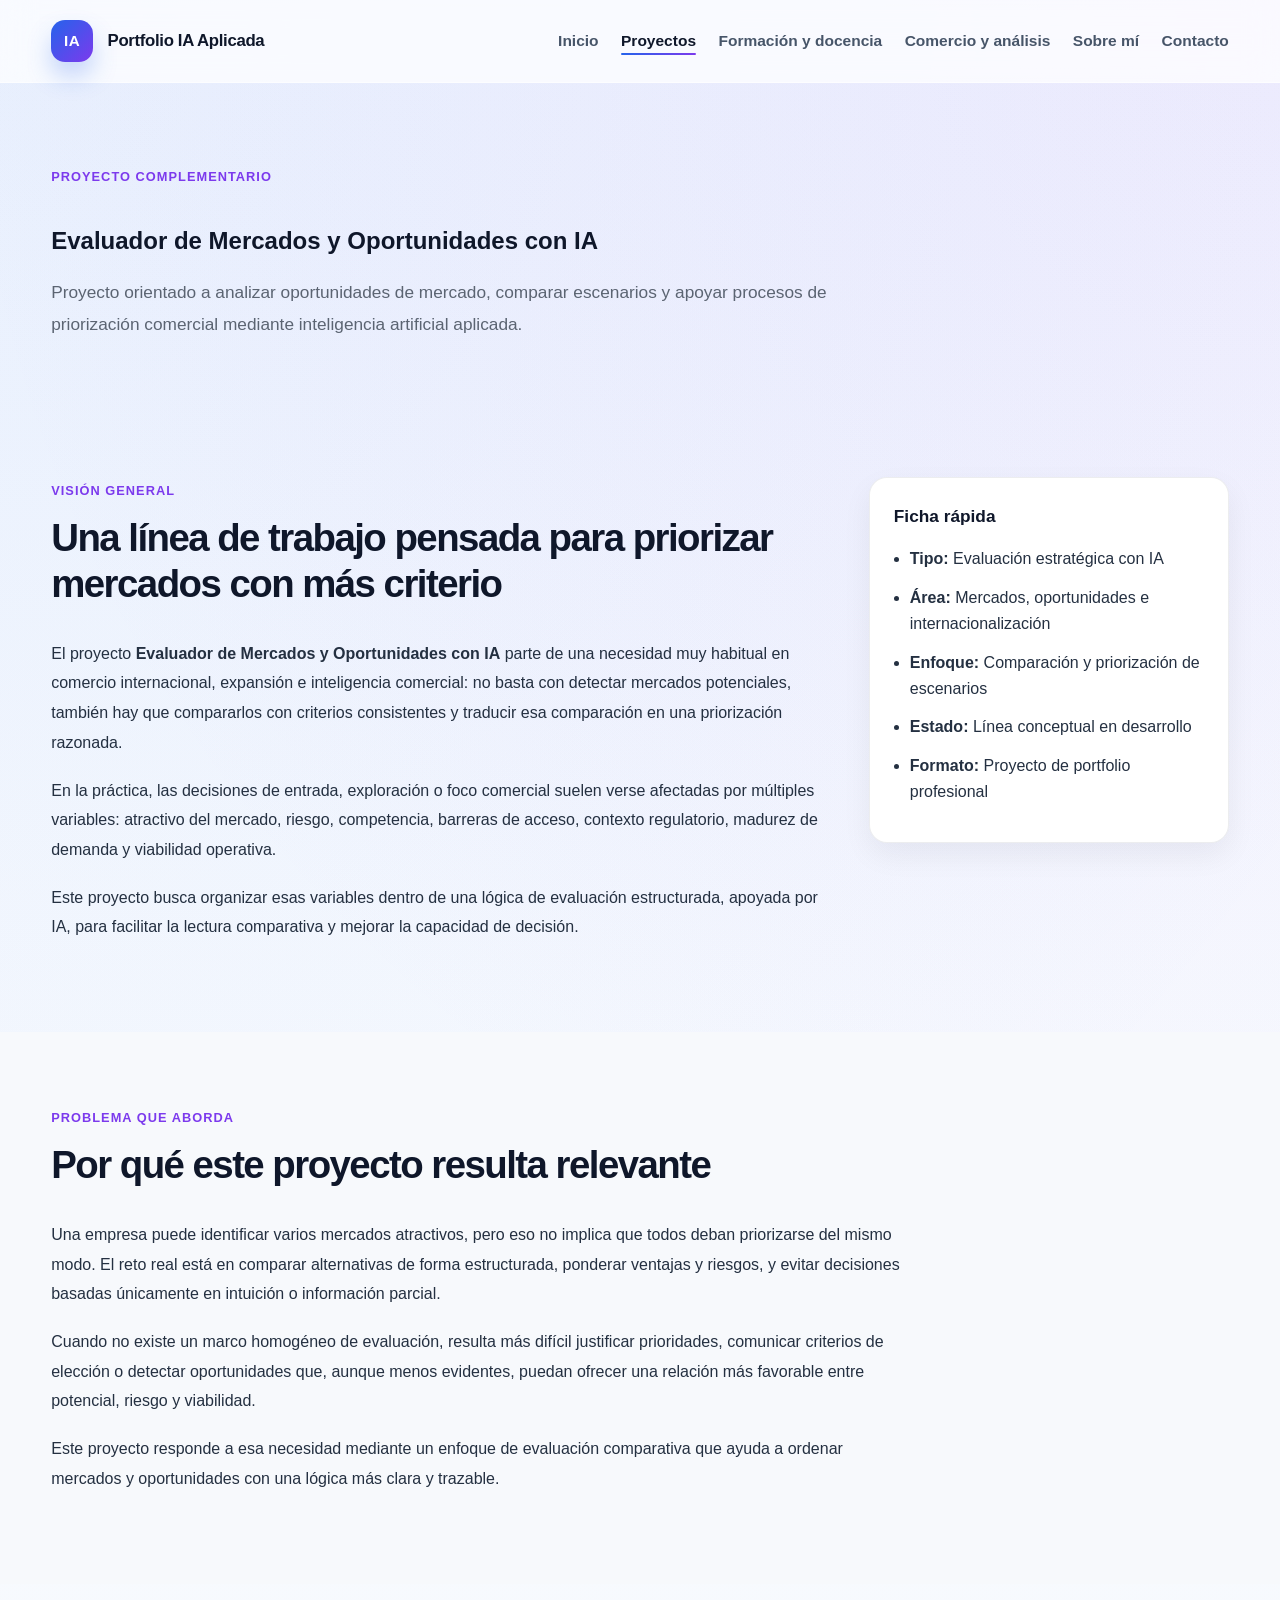
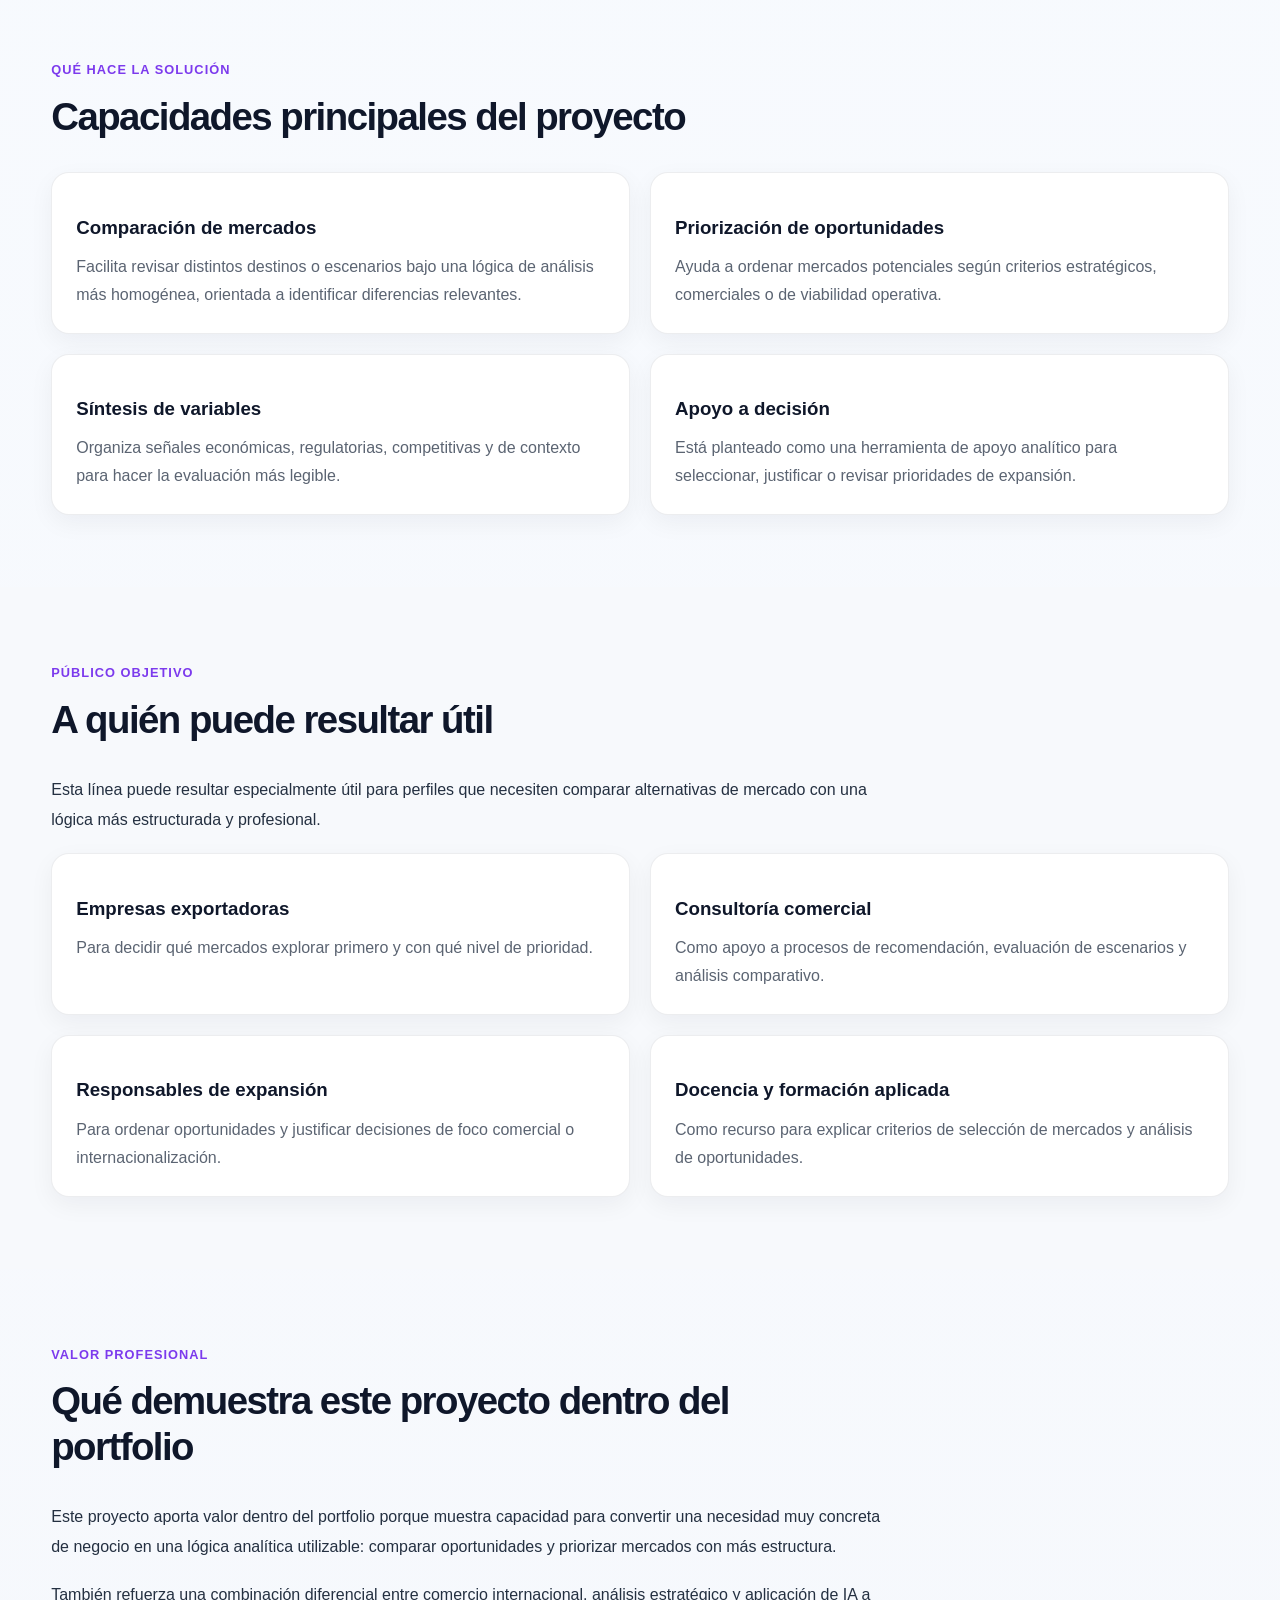
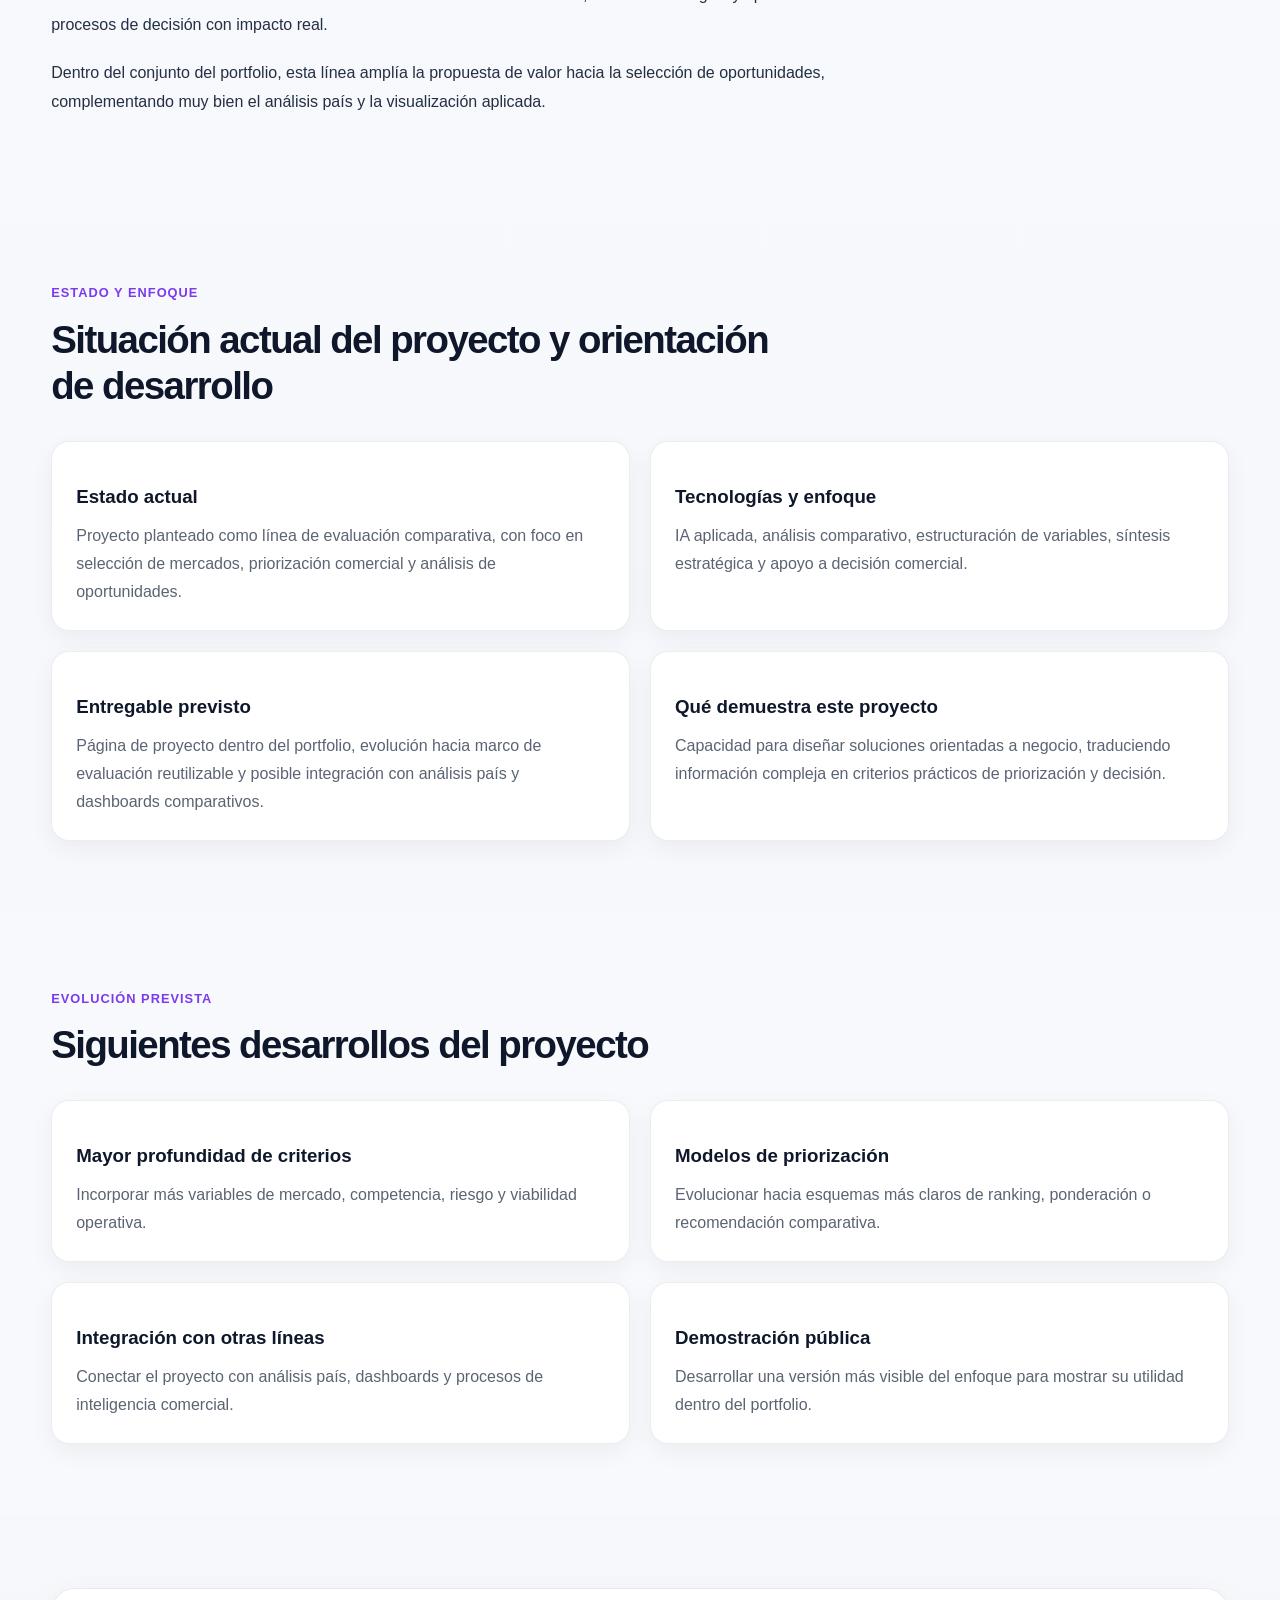
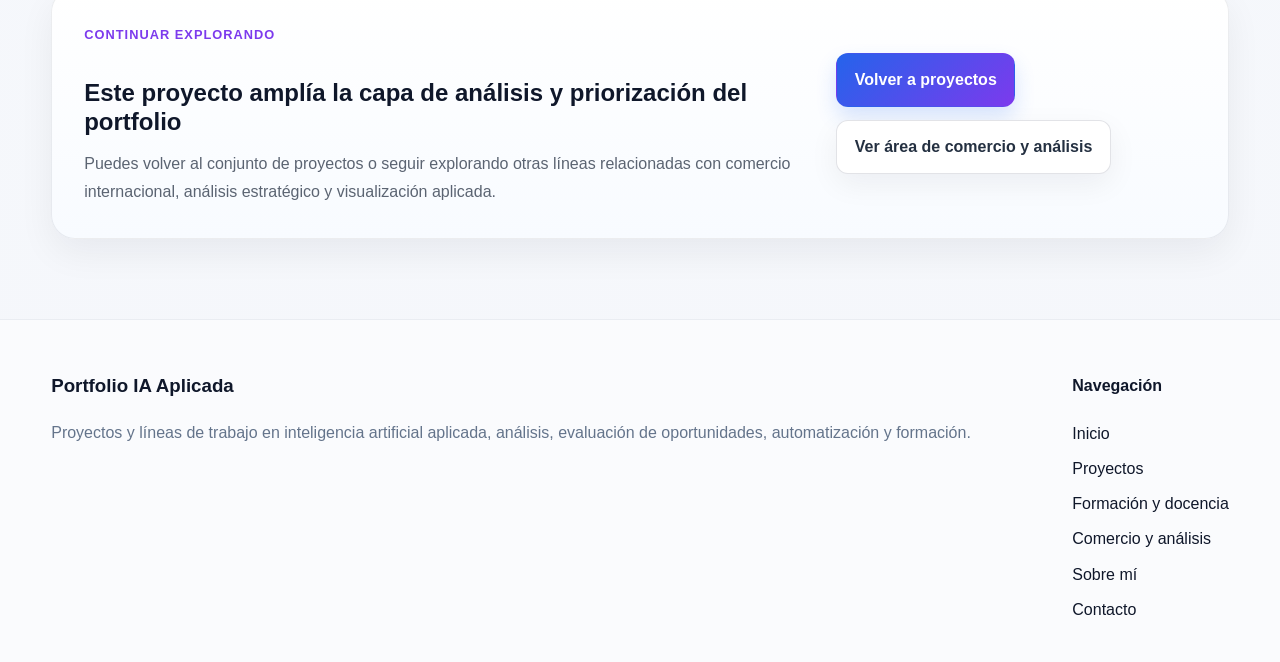
<file: proyecto-evaluador-mercados-oportunidades.html>
<!DOCTYPE html>
<html lang="es">
<head>
  <meta charset="UTF-8" />
  <meta name="viewport" content="width=device-width, initial-scale=1.0" />
  <meta
    name="description"
    content="Proyecto de evaluador de mercados y oportunidades con IA para comparar escenarios, priorizar destinos y apoyar decisiones de internacionalización."
  />
  <meta name="author" content="José María" />
  <title>Evaluador de Mercados y Oportunidades con IA | Portfolio IA Aplicada</title>
  <link rel="stylesheet" href="assets/css/styles.css" />
</head>
<body>
  <header class="site-header" id="site-header">
    <div class="container header-inner">
      <a href="index.html" class="logo">
        <span class="logo-mark">IA</span>
        <span class="logo-text">Portfolio IA Aplicada</span>
      </a>

      <button
        class="menu-toggle"
        id="menu-toggle"
        aria-label="Abrir menú"
        aria-expanded="false"
        aria-controls="main-nav"
      >
        <span></span>
        <span></span>
        <span></span>
      </button>

      <nav class="main-nav" id="main-nav">
        <ul>
          <li><a href="index.html">Inicio</a></li>
          <li><a href="proyectos.html" class="active">Proyectos</a></li>
          <li><a href="formacion-docencia.html">Formación y docencia</a></li>
          <li><a href="comercio-analisis.html">Comercio y análisis</a></li>
          <li><a href="sobre-mi.html">Sobre mí</a></li>
          <li><a href="contacto.html">Contacto</a></li>
        </ul>
      </nav>
    </div>
  </header>

  <main>
    <section class="page-hero">
      <div class="container">
        <span class="section-kicker">Proyecto complementario</span>
        <h1>Evaluador de Mercados y Oportunidades con IA</h1>
        <p class="page-intro">
          Proyecto orientado a analizar oportunidades de mercado, comparar escenarios
          y apoyar procesos de priorización comercial mediante inteligencia artificial aplicada.
        </p>
      </div>
    </section>

    <section class="content-section">
      <div class="container">
        <div class="project-layout">
          <div class="project-main">
            <div class="section-heading">
              <span class="section-kicker">Visión general</span>
              <h2>Una línea de trabajo pensada para priorizar mercados con más criterio</h2>
            </div>

            <div class="text-block">
              <p>
                El proyecto <strong>Evaluador de Mercados y Oportunidades con IA</strong> parte
                de una necesidad muy habitual en comercio internacional, expansión e inteligencia comercial:
                no basta con detectar mercados potenciales, también hay que compararlos con criterios consistentes
                y traducir esa comparación en una priorización razonada.
              </p>

              <p>
                En la práctica, las decisiones de entrada, exploración o foco comercial suelen verse afectadas
                por múltiples variables: atractivo del mercado, riesgo, competencia, barreras de acceso,
                contexto regulatorio, madurez de demanda y viabilidad operativa.
              </p>

              <p>
                Este proyecto busca organizar esas variables dentro de una lógica de evaluación estructurada,
                apoyada por IA, para facilitar la lectura comparativa y mejorar la capacidad de decisión.
              </p>
            </div>
          </div>

          <aside class="project-sidebar">
            <div class="info-card">
              <h3>Ficha rápida</h3>
              <ul class="info-list">
                <li><strong>Tipo:</strong> Evaluación estratégica con IA</li>
                <li><strong>Área:</strong> Mercados, oportunidades e internacionalización</li>
                <li><strong>Enfoque:</strong> Comparación y priorización de escenarios</li>
                <li><strong>Estado:</strong> Línea conceptual en desarrollo</li>
                <li><strong>Formato:</strong> Proyecto de portfolio profesional</li>
              </ul>
            </div>
          </aside>
        </div>
      </div>
    </section>

    <section class="content-section section-alt">
      <div class="container">
        <div class="section-heading">
          <span class="section-kicker">Problema que aborda</span>
          <h2>Por qué este proyecto resulta relevante</h2>
        </div>

        <div class="text-block">
          <p>
            Una empresa puede identificar varios mercados atractivos, pero eso no implica que todos
            deban priorizarse del mismo modo. El reto real está en comparar alternativas de forma estructurada,
            ponderar ventajas y riesgos, y evitar decisiones basadas únicamente en intuición o información parcial.
          </p>

          <p>
            Cuando no existe un marco homogéneo de evaluación, resulta más difícil justificar prioridades,
            comunicar criterios de elección o detectar oportunidades que, aunque menos evidentes, puedan ofrecer
            una relación más favorable entre potencial, riesgo y viabilidad.
          </p>

          <p>
            Este proyecto responde a esa necesidad mediante un enfoque de evaluación comparativa
            que ayuda a ordenar mercados y oportunidades con una lógica más clara y trazable.
          </p>
        </div>
      </div>
    </section>

    <section class="content-section">
      <div class="container">
        <div class="section-heading">
          <span class="section-kicker">Qué hace la solución</span>
          <h2>Capacidades principales del proyecto</h2>
        </div>

        <div class="feature-grid">
          <article class="feature-card">
            <h3>Comparación de mercados</h3>
            <p>
              Facilita revisar distintos destinos o escenarios bajo una lógica de análisis más homogénea,
              orientada a identificar diferencias relevantes.
            </p>
          </article>

          <article class="feature-card">
            <h3>Priorización de oportunidades</h3>
            <p>
              Ayuda a ordenar mercados potenciales según criterios estratégicos,
              comerciales o de viabilidad operativa.
            </p>
          </article>

          <article class="feature-card">
            <h3>Síntesis de variables</h3>
            <p>
              Organiza señales económicas, regulatorias, competitivas y de contexto
              para hacer la evaluación más legible.
            </p>
          </article>

          <article class="feature-card">
            <h3>Apoyo a decisión</h3>
            <p>
              Está planteado como una herramienta de apoyo analítico para seleccionar,
              justificar o revisar prioridades de expansión.
            </p>
          </article>
        </div>
      </div>
    </section>

    <section class="content-section section-alt">
      <div class="container">
        <div class="section-heading">
          <span class="section-kicker">Público objetivo</span>
          <h2>A quién puede resultar útil</h2>
        </div>

        <div class="text-block">
          <p>
            Esta línea puede resultar especialmente útil para perfiles que necesiten comparar alternativas
            de mercado con una lógica más estructurada y profesional.
          </p>
        </div>

        <div class="feature-grid">
          <article class="feature-card">
            <h3>Empresas exportadoras</h3>
            <p>
              Para decidir qué mercados explorar primero y con qué nivel de prioridad.
            </p>
          </article>

          <article class="feature-card">
            <h3>Consultoría comercial</h3>
            <p>
              Como apoyo a procesos de recomendación, evaluación de escenarios y análisis comparativo.
            </p>
          </article>

          <article class="feature-card">
            <h3>Responsables de expansión</h3>
            <p>
              Para ordenar oportunidades y justificar decisiones de foco comercial o internacionalización.
            </p>
          </article>

          <article class="feature-card">
            <h3>Docencia y formación aplicada</h3>
            <p>
              Como recurso para explicar criterios de selección de mercados y análisis de oportunidades.
            </p>
          </article>
        </div>
      </div>
    </section>

    <section class="content-section">
      <div class="container">
        <div class="section-heading">
          <span class="section-kicker">Valor profesional</span>
          <h2>Qué demuestra este proyecto dentro del portfolio</h2>
        </div>

        <div class="text-block">
          <p>
            Este proyecto aporta valor dentro del portfolio porque muestra capacidad para convertir
            una necesidad muy concreta de negocio en una lógica analítica utilizable:
            comparar oportunidades y priorizar mercados con más estructura.
          </p>

          <p>
            También refuerza una combinación diferencial entre comercio internacional,
            análisis estratégico y aplicación de IA a procesos de decisión con impacto real.
          </p>

          <p>
            Dentro del conjunto del portfolio, esta línea amplía la propuesta de valor
            hacia la selección de oportunidades, complementando muy bien el análisis país
            y la visualización aplicada.
          </p>
        </div>
      </div>
    </section>

    <section class="content-section">
      <div class="container">
        <div class="section-heading">
          <span class="section-kicker">Estado y enfoque</span>
          <h2>Situación actual del proyecto y orientación de desarrollo</h2>
        </div>

        <div class="feature-grid">
          <article class="feature-card">
            <h3>Estado actual</h3>
            <p>
              Proyecto planteado como línea de evaluación comparativa, con foco en selección
              de mercados, priorización comercial y análisis de oportunidades.
            </p>
          </article>

          <article class="feature-card">
            <h3>Tecnologías y enfoque</h3>
            <p>
              IA aplicada, análisis comparativo, estructuración de variables,
              síntesis estratégica y apoyo a decisión comercial.
            </p>
          </article>

          <article class="feature-card">
            <h3>Entregable previsto</h3>
            <p>
              Página de proyecto dentro del portfolio, evolución hacia marco de evaluación reutilizable
              y posible integración con análisis país y dashboards comparativos.
            </p>
          </article>

          <article class="feature-card">
            <h3>Qué demuestra este proyecto</h3>
            <p>
              Capacidad para diseñar soluciones orientadas a negocio, traduciendo información compleja
              en criterios prácticos de priorización y decisión.
            </p>
          </article>
        </div>
      </div>
    </section>

    <section class="content-section section-alt">
      <div class="container">
        <div class="section-heading">
          <span class="section-kicker">Evolución prevista</span>
          <h2>Siguientes desarrollos del proyecto</h2>
        </div>

        <div class="feature-grid">
          <article class="feature-card">
            <h3>Mayor profundidad de criterios</h3>
            <p>
              Incorporar más variables de mercado, competencia, riesgo y viabilidad operativa.
            </p>
          </article>

          <article class="feature-card">
            <h3>Modelos de priorización</h3>
            <p>
              Evolucionar hacia esquemas más claros de ranking, ponderación o recomendación comparativa.
            </p>
          </article>

          <article class="feature-card">
            <h3>Integración con otras líneas</h3>
            <p>
              Conectar el proyecto con análisis país, dashboards y procesos de inteligencia comercial.
            </p>
          </article>

          <article class="feature-card">
            <h3>Demostración pública</h3>
            <p>
              Desarrollar una versión más visible del enfoque para mostrar su utilidad dentro del portfolio.
            </p>
          </article>
        </div>
      </div>
    </section>

    <section class="cta-section">
      <div class="container cta-box">
        <div class="cta-content">
          <span class="section-kicker">Continuar explorando</span>
          <h2>Este proyecto amplía la capa de análisis y priorización del portfolio</h2>
          <p>
            Puedes volver al conjunto de proyectos o seguir explorando otras líneas relacionadas
            con comercio internacional, análisis estratégico y visualización aplicada.
          </p>
        </div>

        <div class="cta-actions">
          <a href="proyectos.html" class="btn btn-primary">Volver a proyectos</a>
          <a href="comercio-analisis.html" class="btn btn-secondary">Ver área de comercio y análisis</a>
        </div>
      </div>
    </section>
  </main>

  <footer class="site-footer">
    <div class="container footer-inner">
      <div>
        <h3>Portfolio IA Aplicada</h3>
        <p>
          Proyectos y líneas de trabajo en inteligencia artificial aplicada, análisis,
          evaluación de oportunidades, automatización y formación.
        </p>
      </div>

      <div>
        <h4>Navegación</h4>
        <ul class="footer-links">
          <li><a href="index.html">Inicio</a></li>
          <li><a href="proyectos.html">Proyectos</a></li>
          <li><a href="formacion-docencia.html">Formación y docencia</a></li>
          <li><a href="comercio-analisis.html">Comercio y análisis</a></li>
          <li><a href="sobre-mi.html">Sobre mí</a></li>
          <li><a href="contacto.html">Contacto</a></li>
        </ul>
      </div>
    </div>
  </footer>

  <script src="assets/js/main.js"></script>
</body>
</html>
</file>
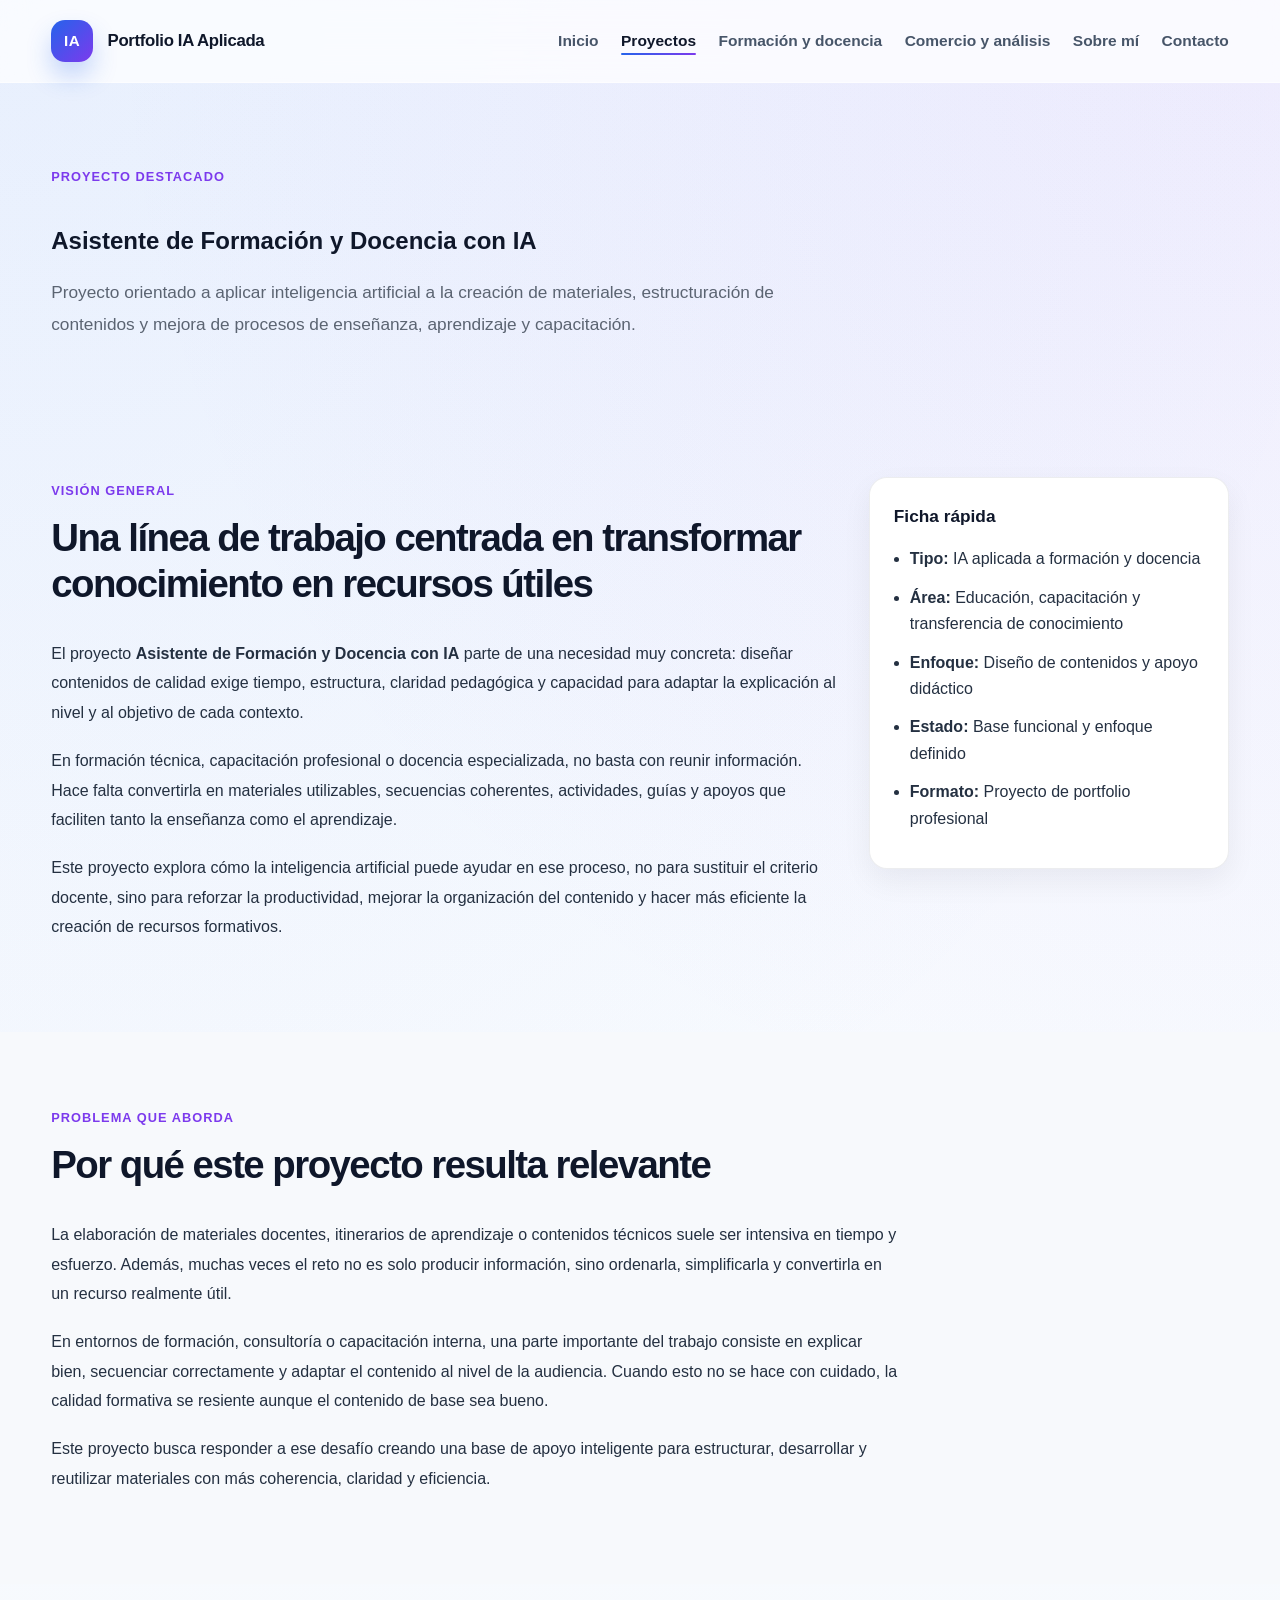
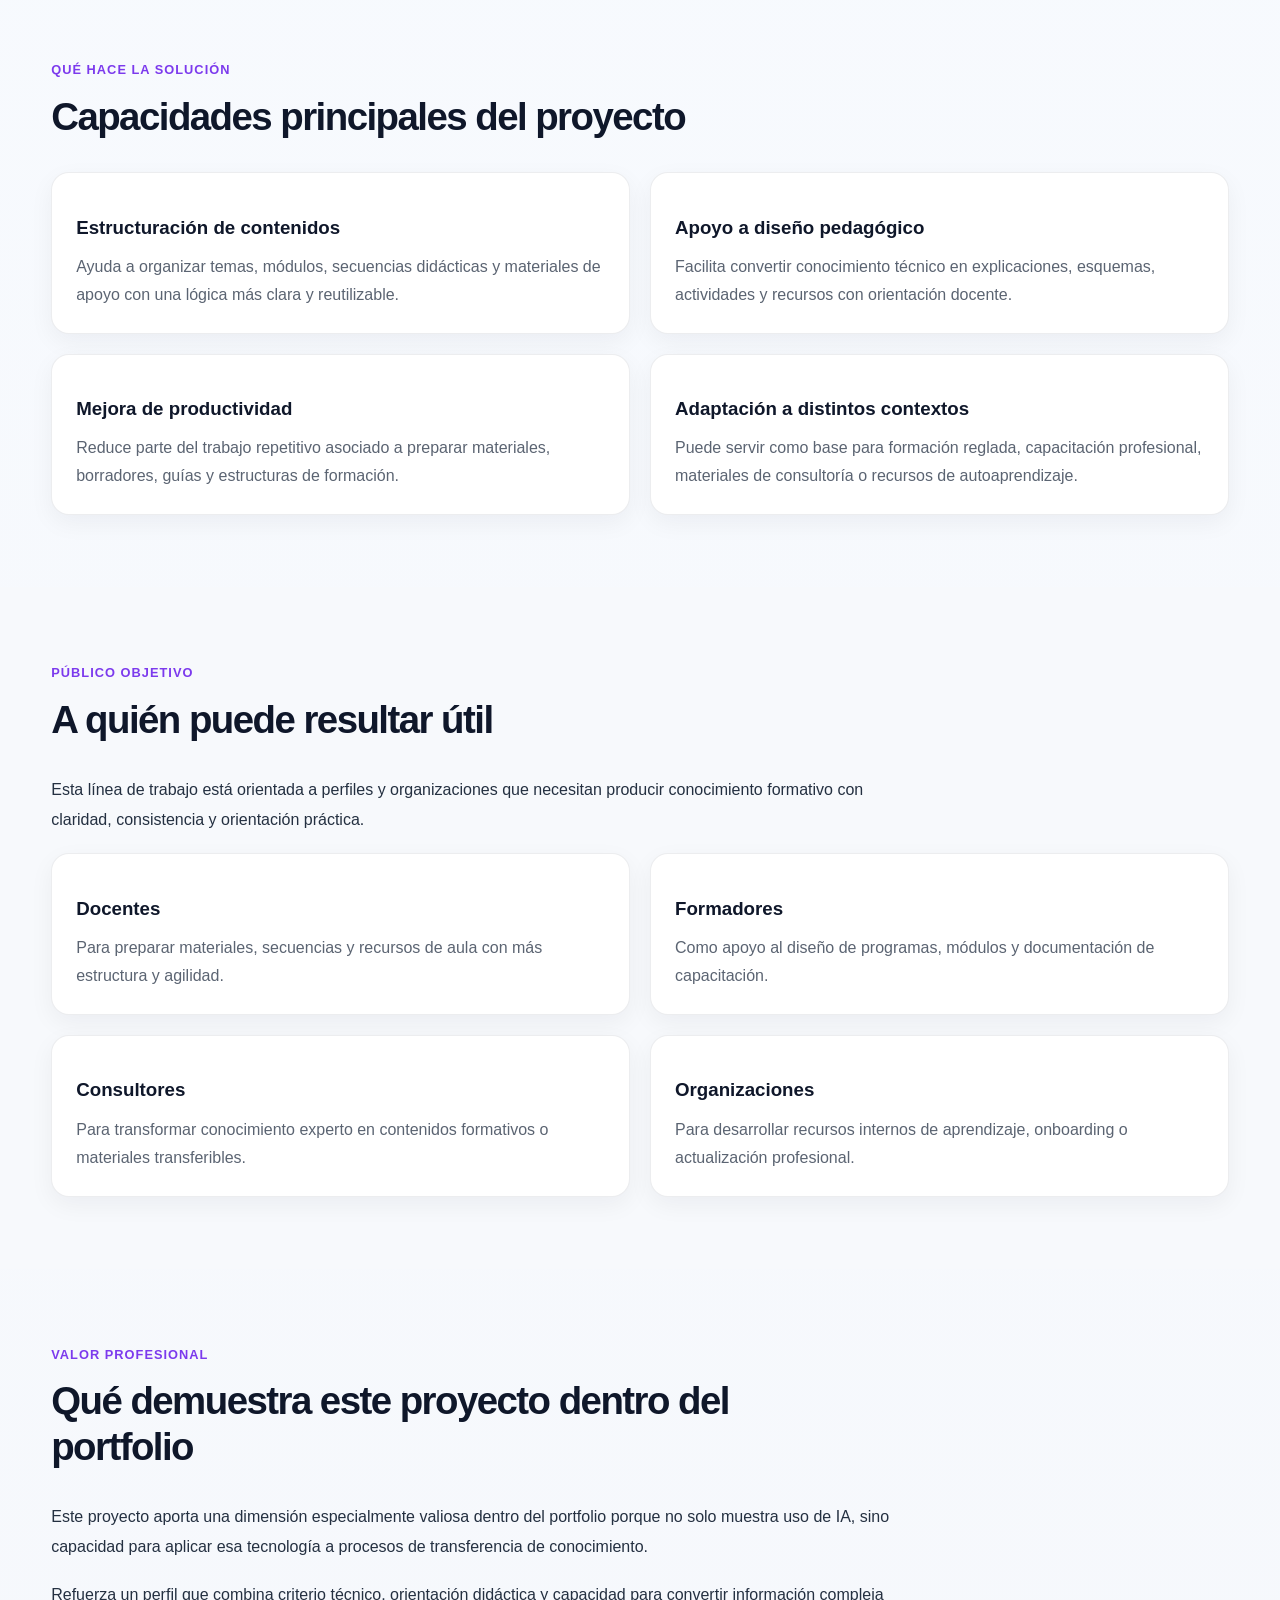
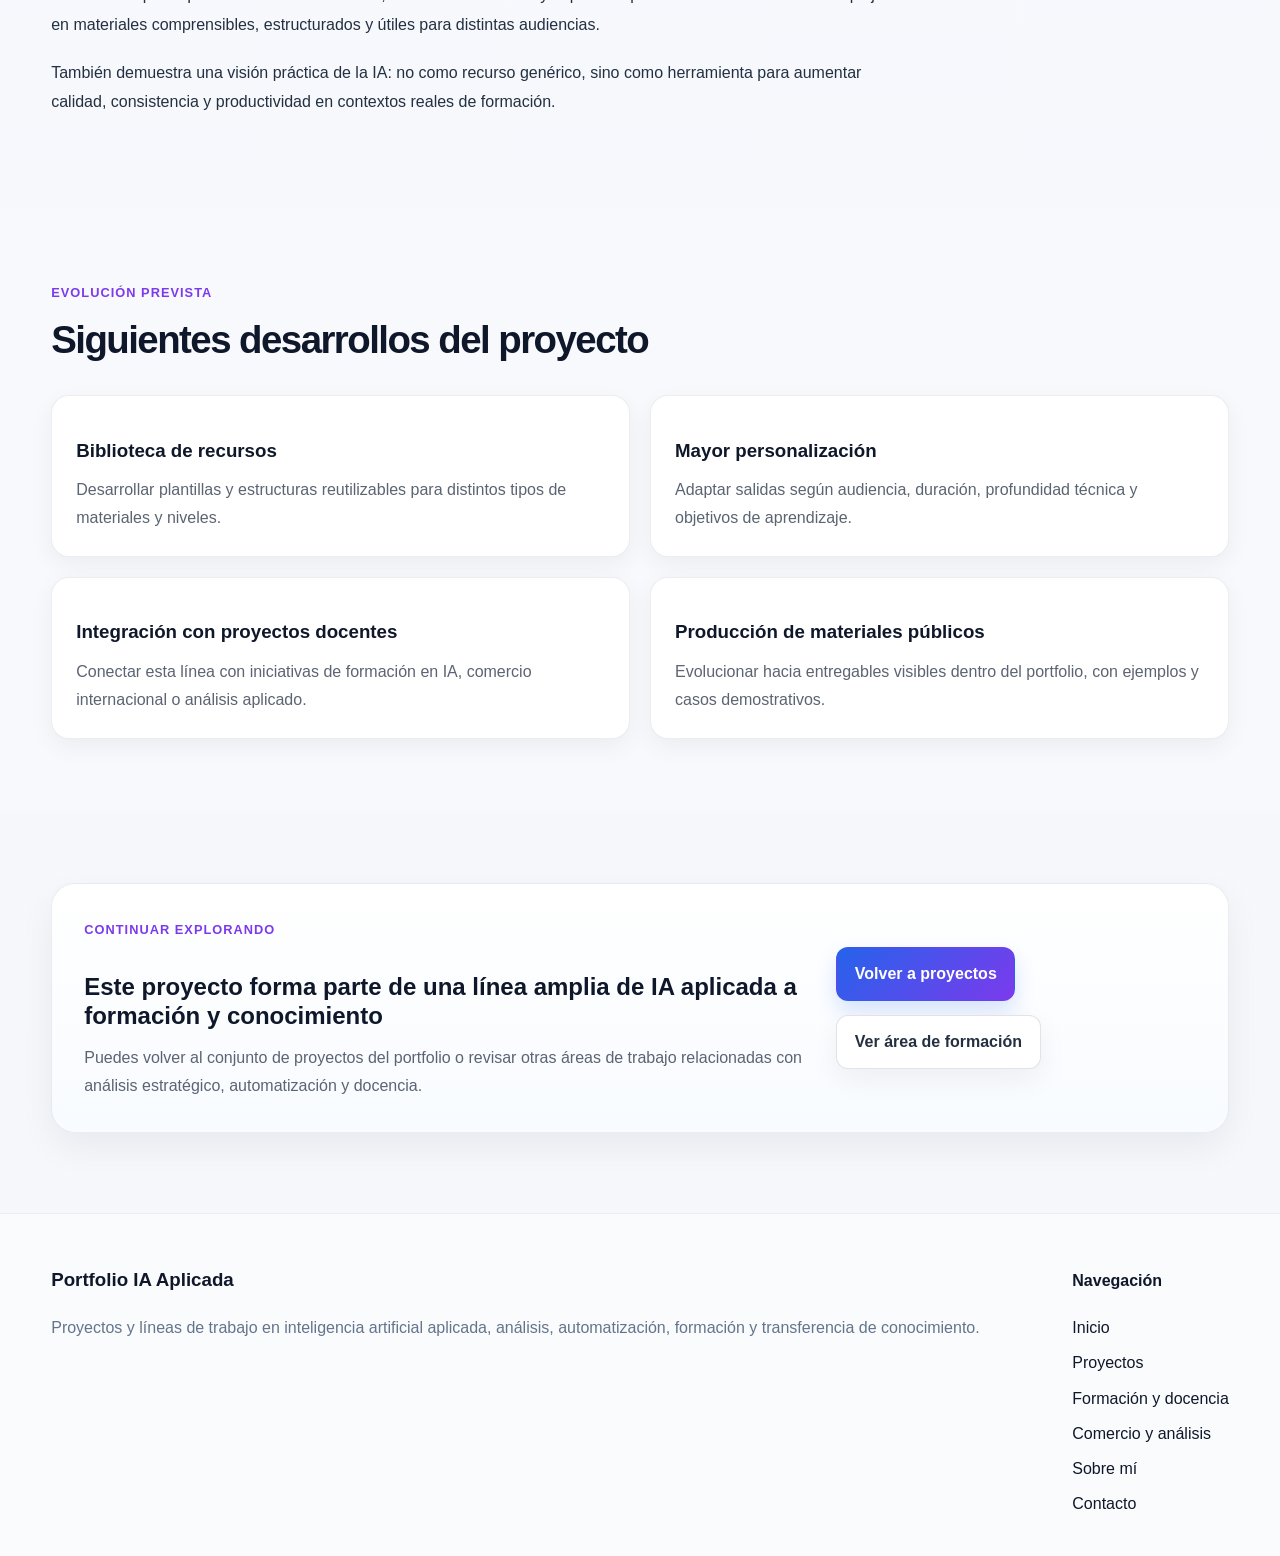
<file: proyecto-formacion-docencia.html>
<!DOCTYPE html>
<html lang="es">
<head>
  <meta charset="UTF-8" />
  <meta name="viewport" content="width=device-width, initial-scale=1.0" />
  <meta
    name="description"
    content="Proyecto de IA aplicada a formación y docencia para diseñar materiales, estructurar contenidos y mejorar procesos educativos y de capacitación."
  />
  <meta name="author" content="José María" />
  <title>Asistente de Formación y Docencia con IA | Portfolio IA Aplicada</title>
  <link rel="stylesheet" href="assets/css/styles.css" />
</head>
<body>
  <header class="site-header" id="site-header">
    <div class="container header-inner">
      <a href="index.html" class="logo">
        <span class="logo-mark">IA</span>
        <span class="logo-text">Portfolio IA Aplicada</span>
      </a>

      <button
        class="menu-toggle"
        id="menu-toggle"
        aria-label="Abrir menú"
        aria-expanded="false"
        aria-controls="main-nav"
      >
        <span></span>
        <span></span>
        <span></span>
      </button>

      <nav class="main-nav" id="main-nav">
        <ul>
          <li><a href="index.html">Inicio</a></li>
          <li><a href="proyectos.html" class="active">Proyectos</a></li>
          <li><a href="formacion-docencia.html">Formación y docencia</a></li>
          <li><a href="comercio-analisis.html">Comercio y análisis</a></li>
          <li><a href="sobre-mi.html">Sobre mí</a></li>
          <li><a href="contacto.html">Contacto</a></li>
        </ul>
      </nav>
    </div>
  </header>

  <main>
    <section class="page-hero">
      <div class="container">
        <span class="section-kicker">Proyecto destacado</span>
        <h1>Asistente de Formación y Docencia con IA</h1>
        <p class="page-intro">
          Proyecto orientado a aplicar inteligencia artificial a la creación de materiales,
          estructuración de contenidos y mejora de procesos de enseñanza, aprendizaje y capacitación.
        </p>
      </div>
    </section>

    <section class="content-section">
      <div class="container">
        <div class="project-layout">
          <div class="project-main">
            <div class="section-heading">
              <span class="section-kicker">Visión general</span>
              <h2>Una línea de trabajo centrada en transformar conocimiento en recursos útiles</h2>
            </div>

            <div class="text-block">
              <p>
                El proyecto <strong>Asistente de Formación y Docencia con IA</strong> parte de una necesidad
                muy concreta: diseñar contenidos de calidad exige tiempo, estructura, claridad pedagógica
                y capacidad para adaptar la explicación al nivel y al objetivo de cada contexto.
              </p>

              <p>
                En formación técnica, capacitación profesional o docencia especializada, no basta con reunir
                información. Hace falta convertirla en materiales utilizables, secuencias coherentes,
                actividades, guías y apoyos que faciliten tanto la enseñanza como el aprendizaje.
              </p>

              <p>
                Este proyecto explora cómo la inteligencia artificial puede ayudar en ese proceso, no para
                sustituir el criterio docente, sino para reforzar la productividad, mejorar la organización
                del contenido y hacer más eficiente la creación de recursos formativos.
              </p>
            </div>
          </div>

          <aside class="project-sidebar">
            <div class="info-card">
              <h3>Ficha rápida</h3>
              <ul class="info-list">
                <li><strong>Tipo:</strong> IA aplicada a formación y docencia</li>
                <li><strong>Área:</strong> Educación, capacitación y transferencia de conocimiento</li>
                <li><strong>Enfoque:</strong> Diseño de contenidos y apoyo didáctico</li>
                <li><strong>Estado:</strong> Base funcional y enfoque definido</li>
                <li><strong>Formato:</strong> Proyecto de portfolio profesional</li>
              </ul>
            </div>
          </aside>
        </div>
      </div>
    </section>

    <section class="content-section section-alt">
      <div class="container">
        <div class="section-heading">
          <span class="section-kicker">Problema que aborda</span>
          <h2>Por qué este proyecto resulta relevante</h2>
        </div>

        <div class="text-block">
          <p>
            La elaboración de materiales docentes, itinerarios de aprendizaje o contenidos técnicos
            suele ser intensiva en tiempo y esfuerzo. Además, muchas veces el reto no es solo producir
            información, sino ordenarla, simplificarla y convertirla en un recurso realmente útil.
          </p>

          <p>
            En entornos de formación, consultoría o capacitación interna, una parte importante del trabajo
            consiste en explicar bien, secuenciar correctamente y adaptar el contenido al nivel de la audiencia.
            Cuando esto no se hace con cuidado, la calidad formativa se resiente aunque el contenido de base sea bueno.
          </p>

          <p>
            Este proyecto busca responder a ese desafío creando una base de apoyo inteligente para estructurar,
            desarrollar y reutilizar materiales con más coherencia, claridad y eficiencia.
          </p>
        </div>
      </div>
    </section>

    <section class="content-section">
      <div class="container">
        <div class="section-heading">
          <span class="section-kicker">Qué hace la solución</span>
          <h2>Capacidades principales del proyecto</h2>
        </div>

        <div class="feature-grid">
          <article class="feature-card">
            <h3>Estructuración de contenidos</h3>
            <p>
              Ayuda a organizar temas, módulos, secuencias didácticas y materiales de apoyo
              con una lógica más clara y reutilizable.
            </p>
          </article>

          <article class="feature-card">
            <h3>Apoyo a diseño pedagógico</h3>
            <p>
              Facilita convertir conocimiento técnico en explicaciones, esquemas,
              actividades y recursos con orientación docente.
            </p>
          </article>

          <article class="feature-card">
            <h3>Mejora de productividad</h3>
            <p>
              Reduce parte del trabajo repetitivo asociado a preparar materiales,
              borradores, guías y estructuras de formación.
            </p>
          </article>

          <article class="feature-card">
            <h3>Adaptación a distintos contextos</h3>
            <p>
              Puede servir como base para formación reglada, capacitación profesional,
              materiales de consultoría o recursos de autoaprendizaje.
            </p>
          </article>
        </div>
      </div>
    </section>

    <section class="content-section section-alt">
      <div class="container">
        <div class="section-heading">
          <span class="section-kicker">Público objetivo</span>
          <h2>A quién puede resultar útil</h2>
        </div>

        <div class="text-block">
          <p>
            Esta línea de trabajo está orientada a perfiles y organizaciones que necesitan producir
            conocimiento formativo con claridad, consistencia y orientación práctica.
          </p>
        </div>

        <div class="feature-grid">
          <article class="feature-card">
            <h3>Docentes</h3>
            <p>
              Para preparar materiales, secuencias y recursos de aula con más estructura y agilidad.
            </p>
          </article>

          <article class="feature-card">
            <h3>Formadores</h3>
            <p>
              Como apoyo al diseño de programas, módulos y documentación de capacitación.
            </p>
          </article>

          <article class="feature-card">
            <h3>Consultores</h3>
            <p>
              Para transformar conocimiento experto en contenidos formativos o materiales transferibles.
            </p>
          </article>

          <article class="feature-card">
            <h3>Organizaciones</h3>
            <p>
              Para desarrollar recursos internos de aprendizaje, onboarding o actualización profesional.
            </p>
          </article>
        </div>
      </div>
    </section>

    <section class="content-section">
      <div class="container">
        <div class="section-heading">
          <span class="section-kicker">Valor profesional</span>
          <h2>Qué demuestra este proyecto dentro del portfolio</h2>
        </div>

        <div class="text-block">
          <p>
            Este proyecto aporta una dimensión especialmente valiosa dentro del portfolio porque no solo
            muestra uso de IA, sino capacidad para aplicar esa tecnología a procesos de transferencia de conocimiento.
          </p>

          <p>
            Refuerza un perfil que combina criterio técnico, orientación didáctica y capacidad para convertir
            información compleja en materiales comprensibles, estructurados y útiles para distintas audiencias.
          </p>

          <p>
            También demuestra una visión práctica de la IA: no como recurso genérico, sino como herramienta
            para aumentar calidad, consistencia y productividad en contextos reales de formación.
          </p>
        </div>
      </div>
    </section>

    <section class="content-section section-alt">
      <div class="container">
        <div class="section-heading">
          <span class="section-kicker">Evolución prevista</span>
          <h2>Siguientes desarrollos del proyecto</h2>
        </div>

        <div class="feature-grid">
          <article class="feature-card">
            <h3>Biblioteca de recursos</h3>
            <p>
              Desarrollar plantillas y estructuras reutilizables para distintos tipos de materiales y niveles.
            </p>
          </article>

          <article class="feature-card">
            <h3>Mayor personalización</h3>
            <p>
              Adaptar salidas según audiencia, duración, profundidad técnica y objetivos de aprendizaje.
            </p>
          </article>

          <article class="feature-card">
            <h3>Integración con proyectos docentes</h3>
            <p>
              Conectar esta línea con iniciativas de formación en IA, comercio internacional o análisis aplicado.
            </p>
          </article>

          <article class="feature-card">
            <h3>Producción de materiales públicos</h3>
            <p>
              Evolucionar hacia entregables visibles dentro del portfolio, con ejemplos y casos demostrativos.
            </p>
          </article>
        </div>
      </div>
    </section>

    <section class="cta-section">
      <div class="container cta-box">
        <div class="cta-content">
          <span class="section-kicker">Continuar explorando</span>
          <h2>Este proyecto forma parte de una línea amplia de IA aplicada a formación y conocimiento</h2>
          <p>
            Puedes volver al conjunto de proyectos del portfolio o revisar otras áreas de trabajo
            relacionadas con análisis estratégico, automatización y docencia.
          </p>
        </div>

        <div class="cta-actions">
          <a href="proyectos.html" class="btn btn-primary">Volver a proyectos</a>
          <a href="formacion-docencia.html" class="btn btn-secondary">Ver área de formación</a>
        </div>
      </div>
    </section>
  </main>

  <footer class="site-footer">
    <div class="container footer-inner">
      <div>
        <h3>Portfolio IA Aplicada</h3>
        <p>
          Proyectos y líneas de trabajo en inteligencia artificial aplicada, análisis,
          automatización, formación y transferencia de conocimiento.
        </p>
      </div>

      <div>
        <h4>Navegación</h4>
        <ul class="footer-links">
          <li><a href="index.html">Inicio</a></li>
          <li><a href="proyectos.html">Proyectos</a></li>
          <li><a href="formacion-docencia.html">Formación y docencia</a></li>
          <li><a href="comercio-analisis.html">Comercio y análisis</a></li>
          <li><a href="sobre-mi.html">Sobre mí</a></li>
          <li><a href="contacto.html">Contacto</a></li>
        </ul>
      </div>
    </div>
  </footer>

  <script src="assets/js/main.js"></script>
</body>
</html>
</file>
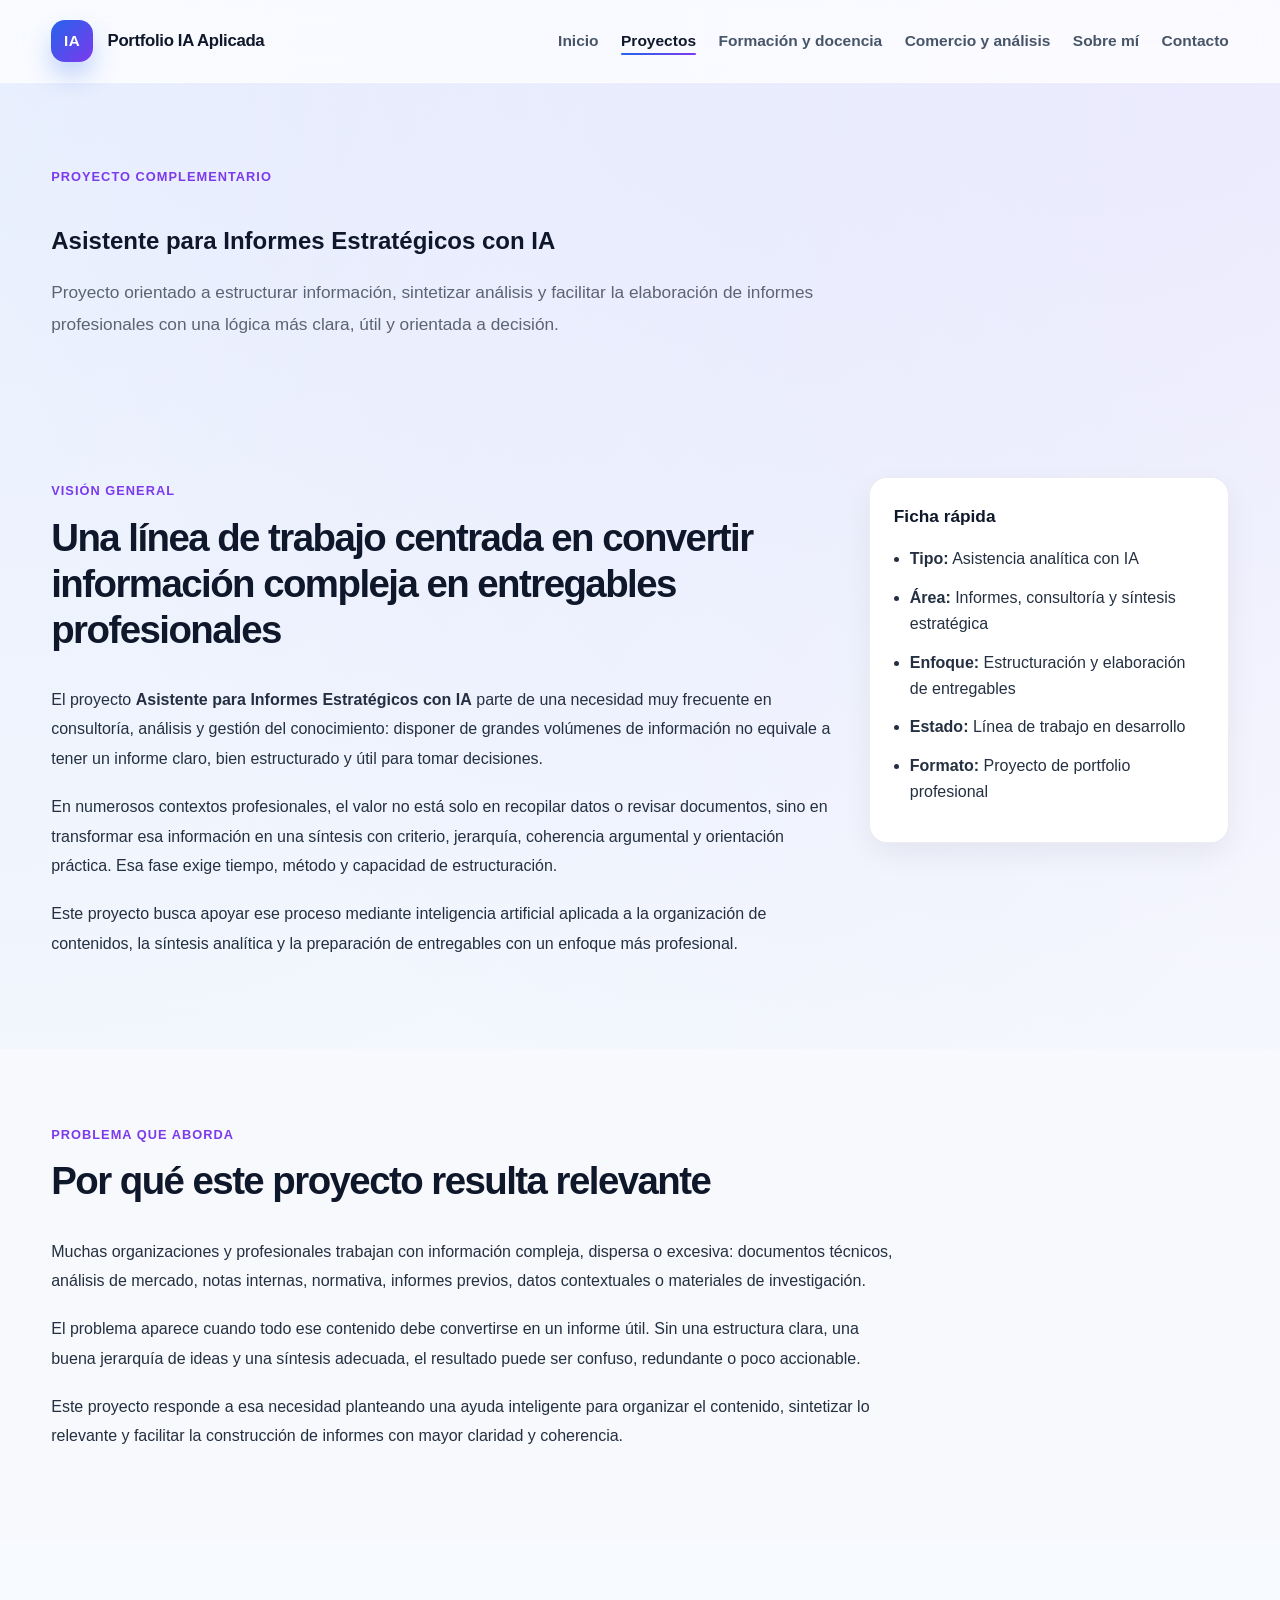
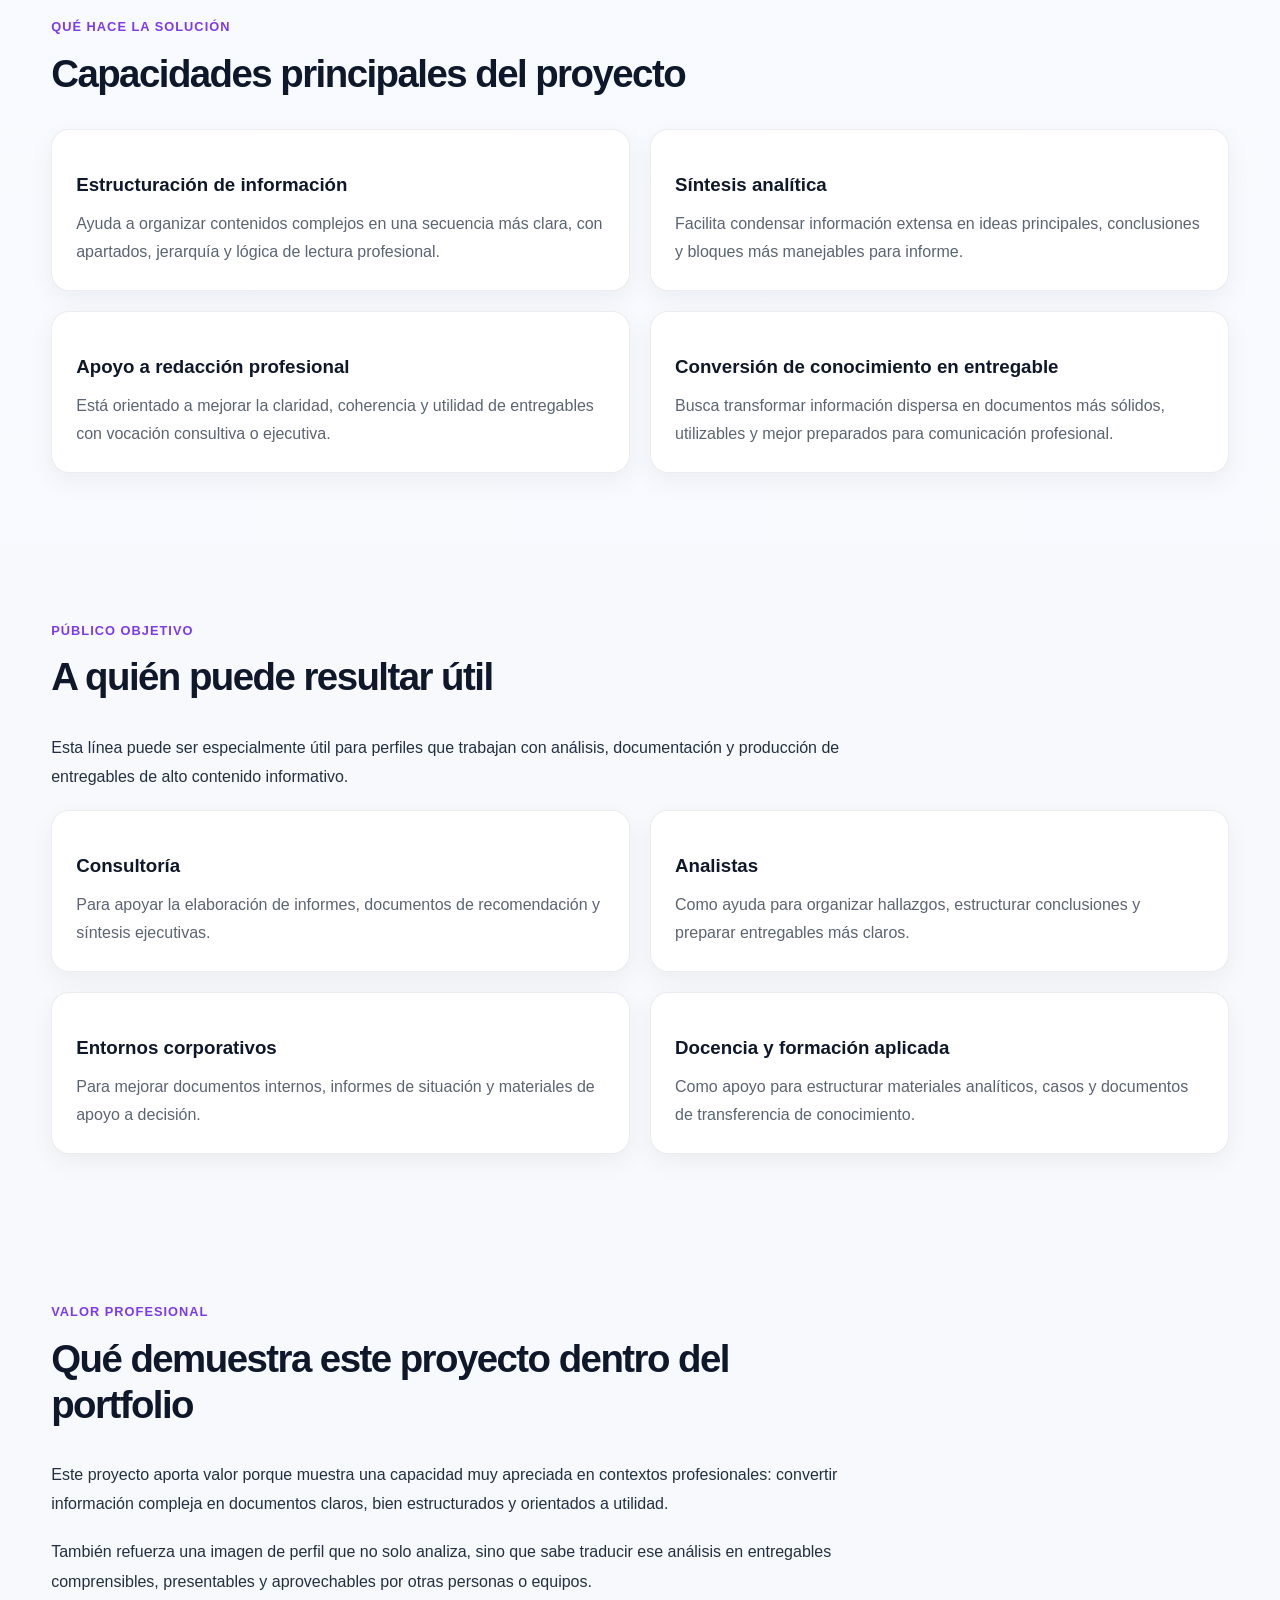
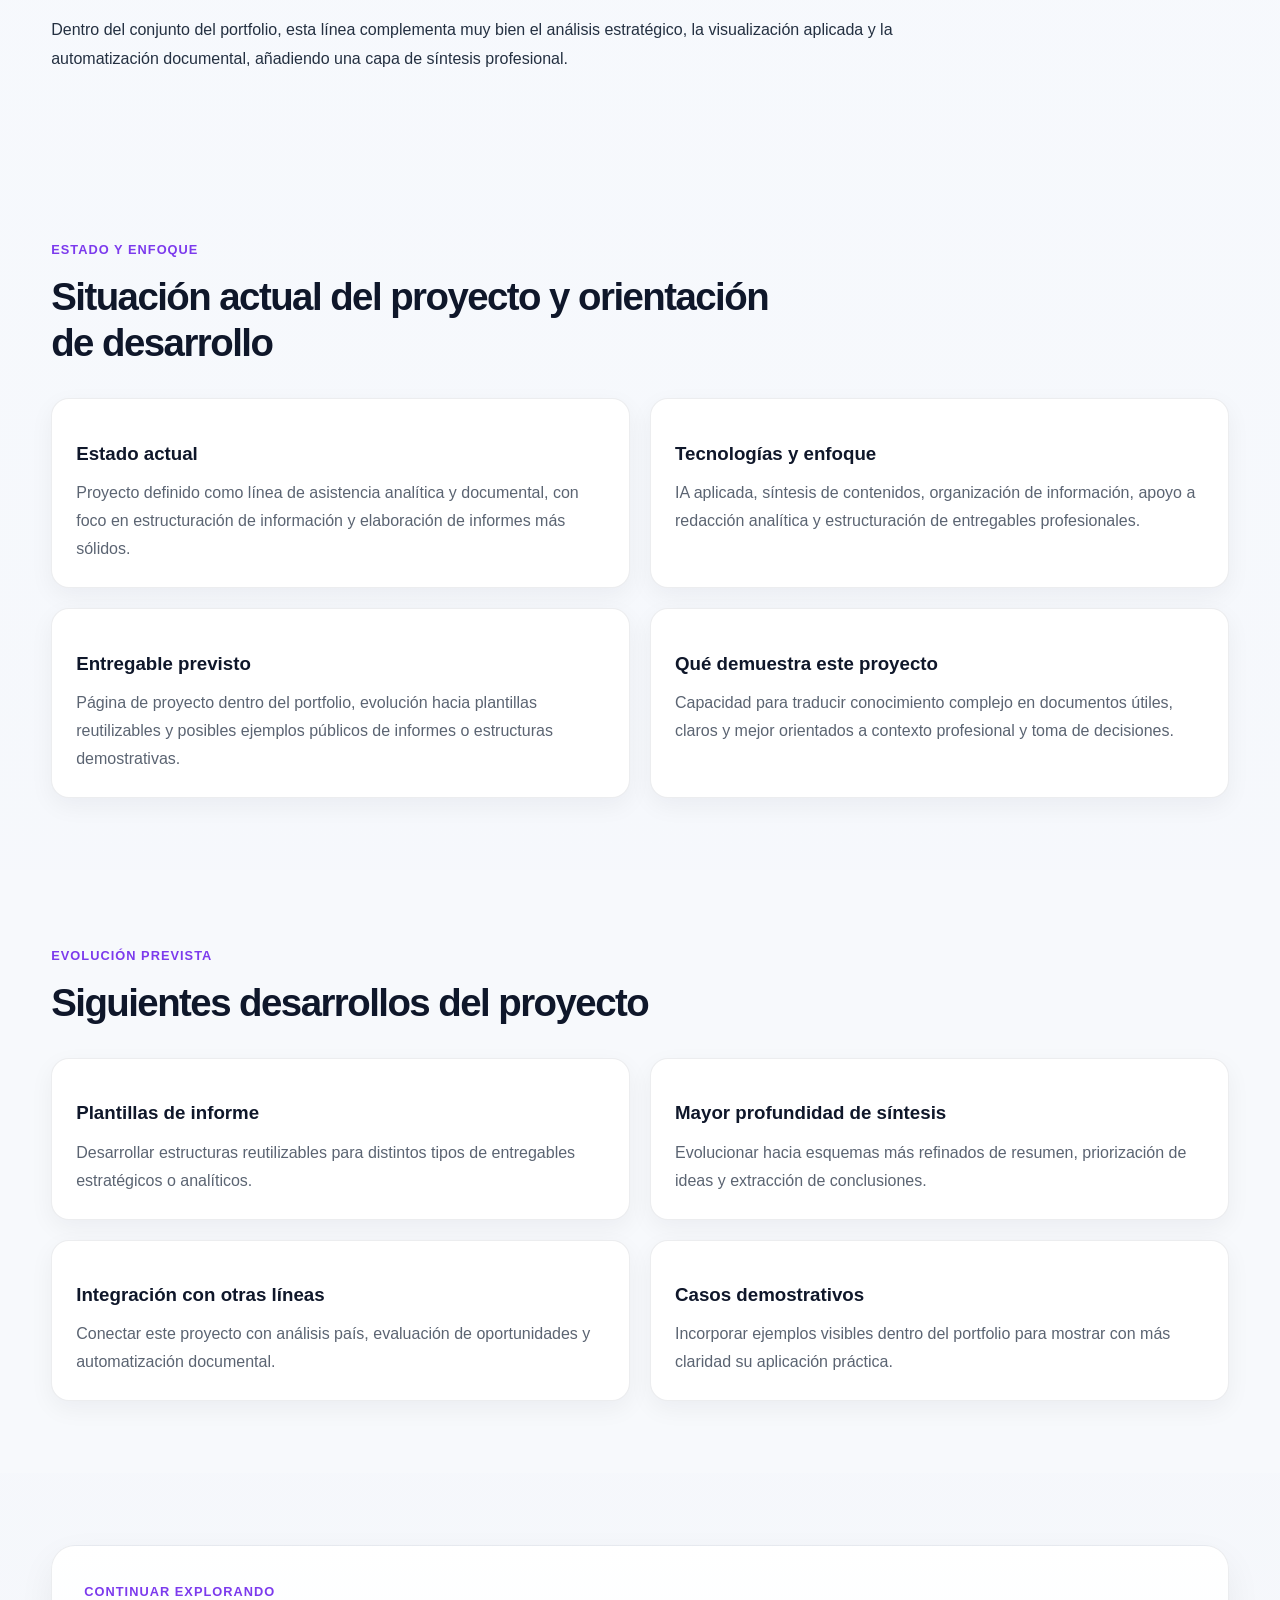
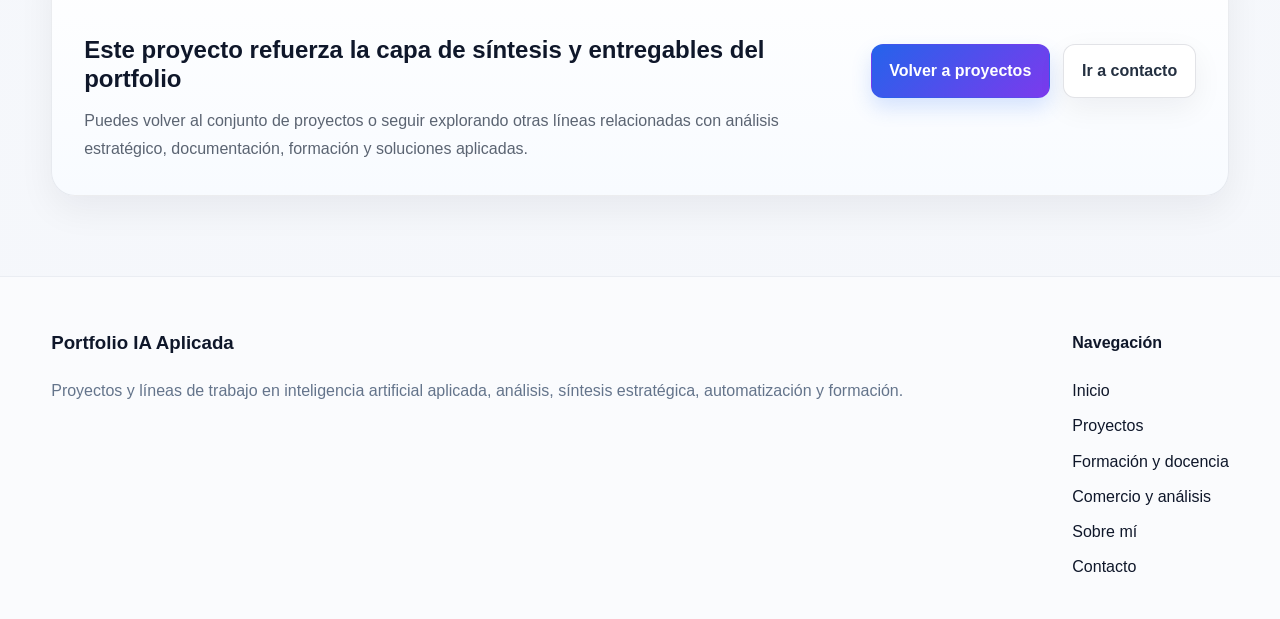
<file: proyecto-informes-estrategicos-ia.html>
<!DOCTYPE html>
<html lang="es">
<head>
  <meta charset="UTF-8" />
  <meta name="viewport" content="width=device-width, initial-scale=1.0" />
  <meta
    name="description"
    content="Proyecto de asistente para informes estratégicos con IA orientado a estructurar información, sintetizar análisis y apoyar la elaboración de entregables profesionales."
  />
  <meta name="author" content="José María" />
  <title>Asistente para Informes Estratégicos con IA | Portfolio IA Aplicada</title>
  <link rel="stylesheet" href="assets/css/styles.css" />
</head>
<body>
  <header class="site-header" id="site-header">
    <div class="container header-inner">
      <a href="index.html" class="logo">
        <span class="logo-mark">IA</span>
        <span class="logo-text">Portfolio IA Aplicada</span>
      </a>

      <button
        class="menu-toggle"
        id="menu-toggle"
        aria-label="Abrir menú"
        aria-expanded="false"
        aria-controls="main-nav"
      >
        <span></span>
        <span></span>
        <span></span>
      </button>

      <nav class="main-nav" id="main-nav">
        <ul>
          <li><a href="index.html">Inicio</a></li>
          <li><a href="proyectos.html" class="active">Proyectos</a></li>
          <li><a href="formacion-docencia.html">Formación y docencia</a></li>
          <li><a href="comercio-analisis.html">Comercio y análisis</a></li>
          <li><a href="sobre-mi.html">Sobre mí</a></li>
          <li><a href="contacto.html">Contacto</a></li>
        </ul>
      </nav>
    </div>
  </header>

  <main>
    <section class="page-hero">
      <div class="container">
        <span class="section-kicker">Proyecto complementario</span>
        <h1>Asistente para Informes Estratégicos con IA</h1>
        <p class="page-intro">
          Proyecto orientado a estructurar información, sintetizar análisis y facilitar la elaboración
          de informes profesionales con una lógica más clara, útil y orientada a decisión.
        </p>
      </div>
    </section>

    <section class="content-section">
      <div class="container">
        <div class="project-layout">
          <div class="project-main">
            <div class="section-heading">
              <span class="section-kicker">Visión general</span>
              <h2>Una línea de trabajo centrada en convertir información compleja en entregables profesionales</h2>
            </div>

            <div class="text-block">
              <p>
                El proyecto <strong>Asistente para Informes Estratégicos con IA</strong> parte de una necesidad
                muy frecuente en consultoría, análisis y gestión del conocimiento: disponer de grandes volúmenes
                de información no equivale a tener un informe claro, bien estructurado y útil para tomar decisiones.
              </p>

              <p>
                En numerosos contextos profesionales, el valor no está solo en recopilar datos o revisar documentos,
                sino en transformar esa información en una síntesis con criterio, jerarquía, coherencia argumental
                y orientación práctica. Esa fase exige tiempo, método y capacidad de estructuración.
              </p>

              <p>
                Este proyecto busca apoyar ese proceso mediante inteligencia artificial aplicada a la organización
                de contenidos, la síntesis analítica y la preparación de entregables con un enfoque más profesional.
              </p>
            </div>
          </div>

          <aside class="project-sidebar">
            <div class="info-card">
              <h3>Ficha rápida</h3>
              <ul class="info-list">
                <li><strong>Tipo:</strong> Asistencia analítica con IA</li>
                <li><strong>Área:</strong> Informes, consultoría y síntesis estratégica</li>
                <li><strong>Enfoque:</strong> Estructuración y elaboración de entregables</li>
                <li><strong>Estado:</strong> Línea de trabajo en desarrollo</li>
                <li><strong>Formato:</strong> Proyecto de portfolio profesional</li>
              </ul>
            </div>
          </aside>
        </div>
      </div>
    </section>

    <section class="content-section section-alt">
      <div class="container">
        <div class="section-heading">
          <span class="section-kicker">Problema que aborda</span>
          <h2>Por qué este proyecto resulta relevante</h2>
        </div>

        <div class="text-block">
          <p>
            Muchas organizaciones y profesionales trabajan con información compleja, dispersa o excesiva:
            documentos técnicos, análisis de mercado, notas internas, normativa, informes previos,
            datos contextuales o materiales de investigación.
          </p>

          <p>
            El problema aparece cuando todo ese contenido debe convertirse en un informe útil.
            Sin una estructura clara, una buena jerarquía de ideas y una síntesis adecuada,
            el resultado puede ser confuso, redundante o poco accionable.
          </p>

          <p>
            Este proyecto responde a esa necesidad planteando una ayuda inteligente para organizar el contenido,
            sintetizar lo relevante y facilitar la construcción de informes con mayor claridad y coherencia.
          </p>
        </div>
      </div>
    </section>

    <section class="content-section">
      <div class="container">
        <div class="section-heading">
          <span class="section-kicker">Qué hace la solución</span>
          <h2>Capacidades principales del proyecto</h2>
        </div>

        <div class="feature-grid">
          <article class="feature-card">
            <h3>Estructuración de información</h3>
            <p>
              Ayuda a organizar contenidos complejos en una secuencia más clara,
              con apartados, jerarquía y lógica de lectura profesional.
            </p>
          </article>

          <article class="feature-card">
            <h3>Síntesis analítica</h3>
            <p>
              Facilita condensar información extensa en ideas principales,
              conclusiones y bloques más manejables para informe.
            </p>
          </article>

          <article class="feature-card">
            <h3>Apoyo a redacción profesional</h3>
            <p>
              Está orientado a mejorar la claridad, coherencia y utilidad
              de entregables con vocación consultiva o ejecutiva.
            </p>
          </article>

          <article class="feature-card">
            <h3>Conversión de conocimiento en entregable</h3>
            <p>
              Busca transformar información dispersa en documentos más sólidos,
              utilizables y mejor preparados para comunicación profesional.
            </p>
          </article>
        </div>
      </div>
    </section>

    <section class="content-section section-alt">
      <div class="container">
        <div class="section-heading">
          <span class="section-kicker">Público objetivo</span>
          <h2>A quién puede resultar útil</h2>
        </div>

        <div class="text-block">
          <p>
            Esta línea puede ser especialmente útil para perfiles que trabajan con análisis,
            documentación y producción de entregables de alto contenido informativo.
          </p>
        </div>

        <div class="feature-grid">
          <article class="feature-card">
            <h3>Consultoría</h3>
            <p>
              Para apoyar la elaboración de informes, documentos de recomendación y síntesis ejecutivas.
            </p>
          </article>

          <article class="feature-card">
            <h3>Analistas</h3>
            <p>
              Como ayuda para organizar hallazgos, estructurar conclusiones y preparar entregables más claros.
            </p>
          </article>

          <article class="feature-card">
            <h3>Entornos corporativos</h3>
            <p>
              Para mejorar documentos internos, informes de situación y materiales de apoyo a decisión.
            </p>
          </article>

          <article class="feature-card">
            <h3>Docencia y formación aplicada</h3>
            <p>
              Como apoyo para estructurar materiales analíticos, casos y documentos de transferencia de conocimiento.
            </p>
          </article>
        </div>
      </div>
    </section>

    <section class="content-section">
      <div class="container">
        <div class="section-heading">
          <span class="section-kicker">Valor profesional</span>
          <h2>Qué demuestra este proyecto dentro del portfolio</h2>
        </div>

        <div class="text-block">
          <p>
            Este proyecto aporta valor porque muestra una capacidad muy apreciada en contextos profesionales:
            convertir información compleja en documentos claros, bien estructurados y orientados a utilidad.
          </p>

          <p>
            También refuerza una imagen de perfil que no solo analiza, sino que sabe traducir ese análisis
            en entregables comprensibles, presentables y aprovechables por otras personas o equipos.
          </p>

          <p>
            Dentro del conjunto del portfolio, esta línea complementa muy bien el análisis estratégico,
            la visualización aplicada y la automatización documental, añadiendo una capa de síntesis profesional.
          </p>
        </div>
      </div>
    </section>

    <section class="content-section">
      <div class="container">
        <div class="section-heading">
          <span class="section-kicker">Estado y enfoque</span>
          <h2>Situación actual del proyecto y orientación de desarrollo</h2>
        </div>

        <div class="feature-grid">
          <article class="feature-card">
            <h3>Estado actual</h3>
            <p>
              Proyecto definido como línea de asistencia analítica y documental,
              con foco en estructuración de información y elaboración de informes más sólidos.
            </p>
          </article>

          <article class="feature-card">
            <h3>Tecnologías y enfoque</h3>
            <p>
              IA aplicada, síntesis de contenidos, organización de información,
              apoyo a redacción analítica y estructuración de entregables profesionales.
            </p>
          </article>

          <article class="feature-card">
            <h3>Entregable previsto</h3>
            <p>
              Página de proyecto dentro del portfolio, evolución hacia plantillas reutilizables
              y posibles ejemplos públicos de informes o estructuras demostrativas.
            </p>
          </article>

          <article class="feature-card">
            <h3>Qué demuestra este proyecto</h3>
            <p>
              Capacidad para traducir conocimiento complejo en documentos útiles,
              claros y mejor orientados a contexto profesional y toma de decisiones.
            </p>
          </article>
        </div>
      </div>
    </section>

    <section class="content-section section-alt">
      <div class="container">
        <div class="section-heading">
          <span class="section-kicker">Evolución prevista</span>
          <h2>Siguientes desarrollos del proyecto</h2>
        </div>

        <div class="feature-grid">
          <article class="feature-card">
            <h3>Plantillas de informe</h3>
            <p>
              Desarrollar estructuras reutilizables para distintos tipos de entregables estratégicos o analíticos.
            </p>
          </article>

          <article class="feature-card">
            <h3>Mayor profundidad de síntesis</h3>
            <p>
              Evolucionar hacia esquemas más refinados de resumen, priorización de ideas y extracción de conclusiones.
            </p>
          </article>

          <article class="feature-card">
            <h3>Integración con otras líneas</h3>
            <p>
              Conectar este proyecto con análisis país, evaluación de oportunidades y automatización documental.
            </p>
          </article>

          <article class="feature-card">
            <h3>Casos demostrativos</h3>
            <p>
              Incorporar ejemplos visibles dentro del portfolio para mostrar con más claridad su aplicación práctica.
            </p>
          </article>
        </div>
      </div>
    </section>

    <section class="cta-section">
      <div class="container cta-box">
        <div class="cta-content">
          <span class="section-kicker">Continuar explorando</span>
          <h2>Este proyecto refuerza la capa de síntesis y entregables del portfolio</h2>
          <p>
            Puedes volver al conjunto de proyectos o seguir explorando otras líneas relacionadas
            con análisis estratégico, documentación, formación y soluciones aplicadas.
          </p>
        </div>

        <div class="cta-actions">
          <a href="proyectos.html" class="btn btn-primary">Volver a proyectos</a>
          <a href="contacto.html" class="btn btn-secondary">Ir a contacto</a>
        </div>
      </div>
    </section>
  </main>

  <footer class="site-footer">
    <div class="container footer-inner">
      <div>
        <h3>Portfolio IA Aplicada</h3>
        <p>
          Proyectos y líneas de trabajo en inteligencia artificial aplicada, análisis,
          síntesis estratégica, automatización y formación.
        </p>
      </div>

      <div>
        <h4>Navegación</h4>
        <ul class="footer-links">
          <li><a href="index.html">Inicio</a></li>
          <li><a href="proyectos.html">Proyectos</a></li>
          <li><a href="formacion-docencia.html">Formación y docencia</a></li>
          <li><a href="comercio-analisis.html">Comercio y análisis</a></li>
          <li><a href="sobre-mi.html">Sobre mí</a></li>
          <li><a href="contacto.html">Contacto</a></li>
        </ul>
      </div>
    </div>
  </footer>

  <script src="assets/js/main.js"></script>
</body>
</html>
</file>
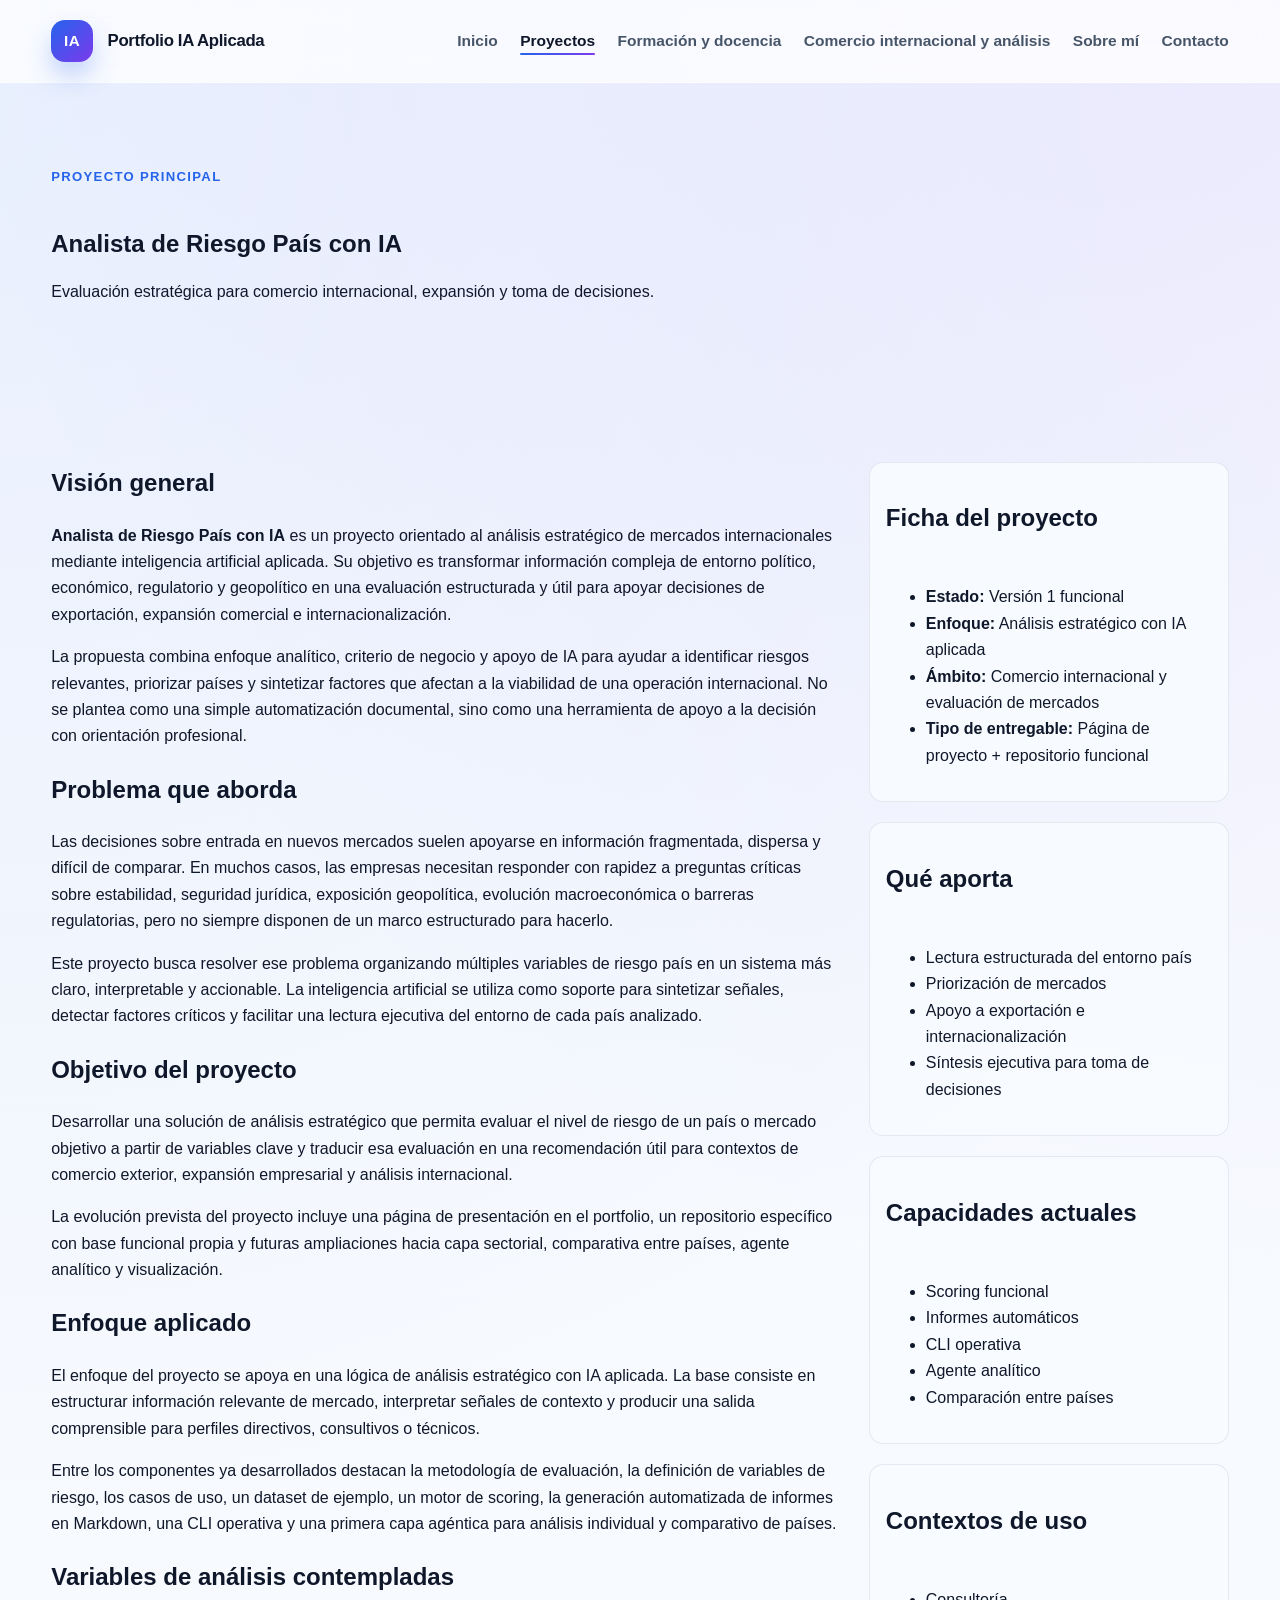
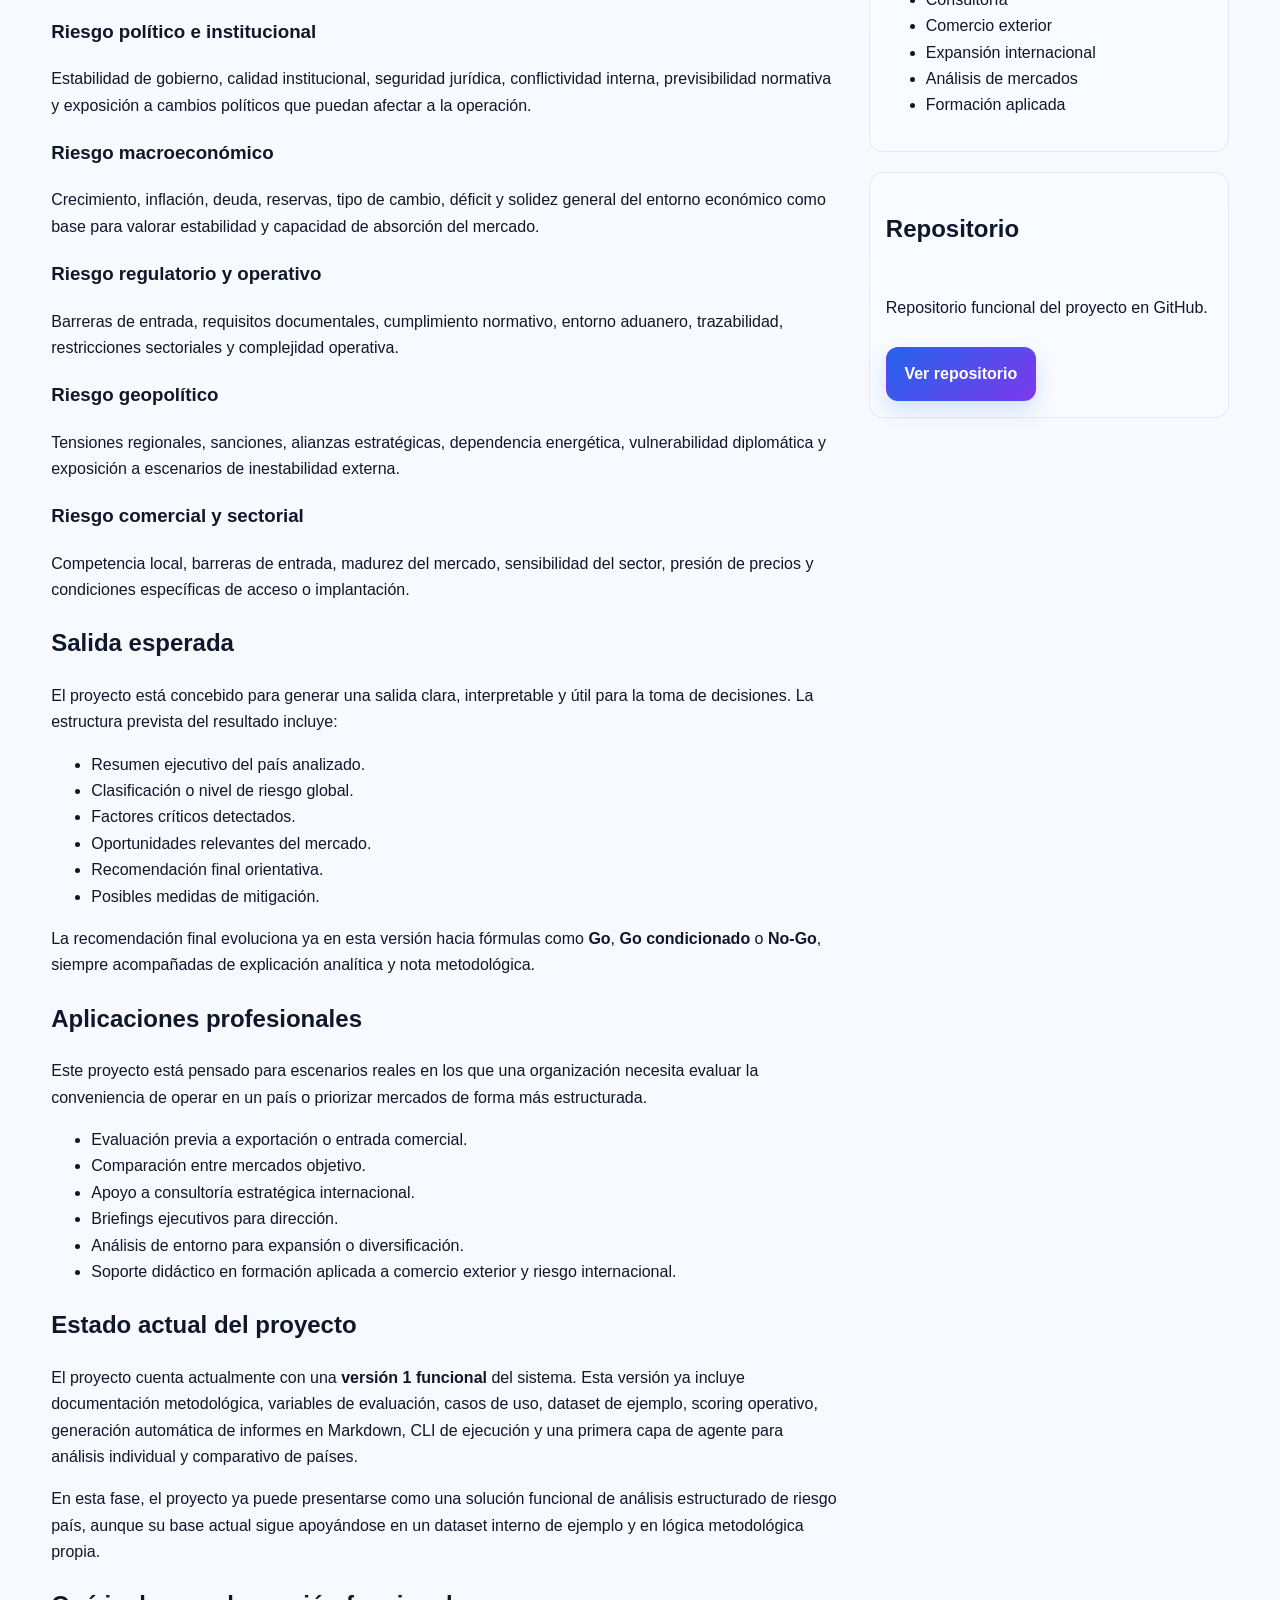
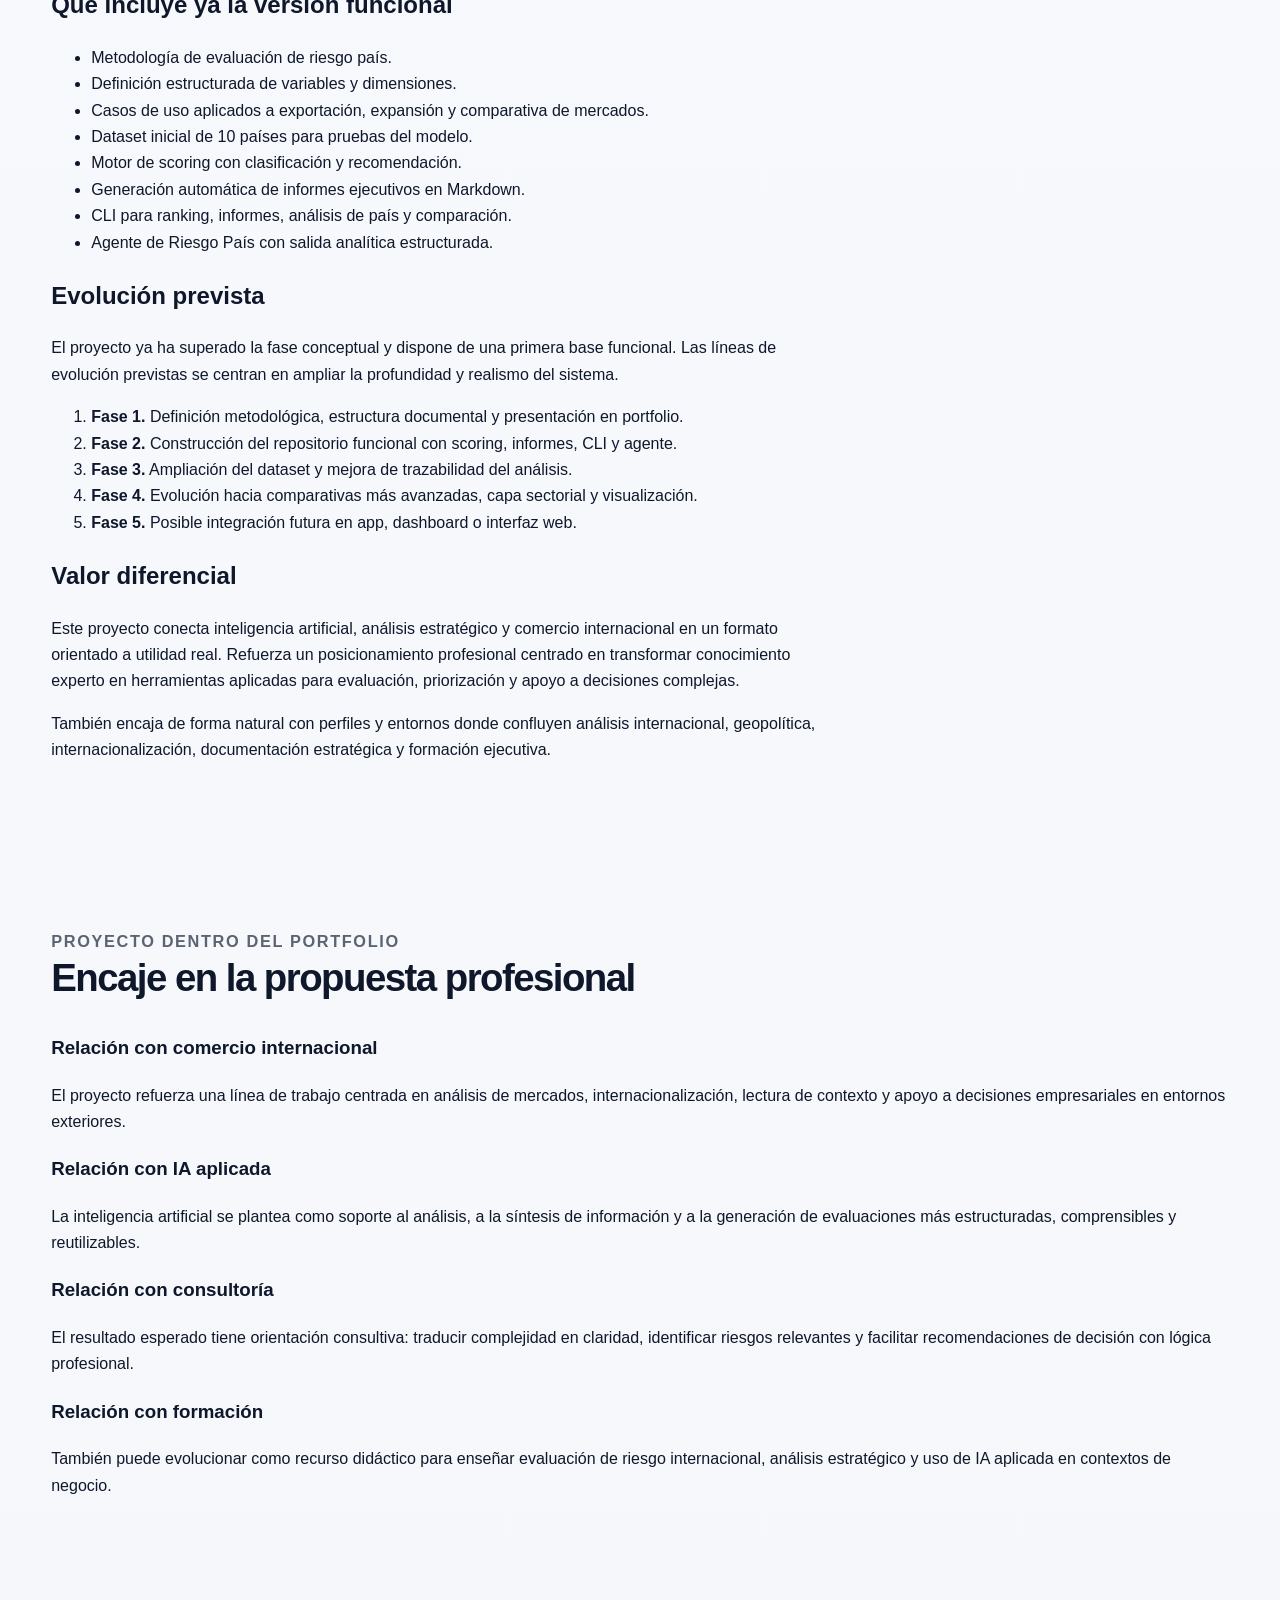
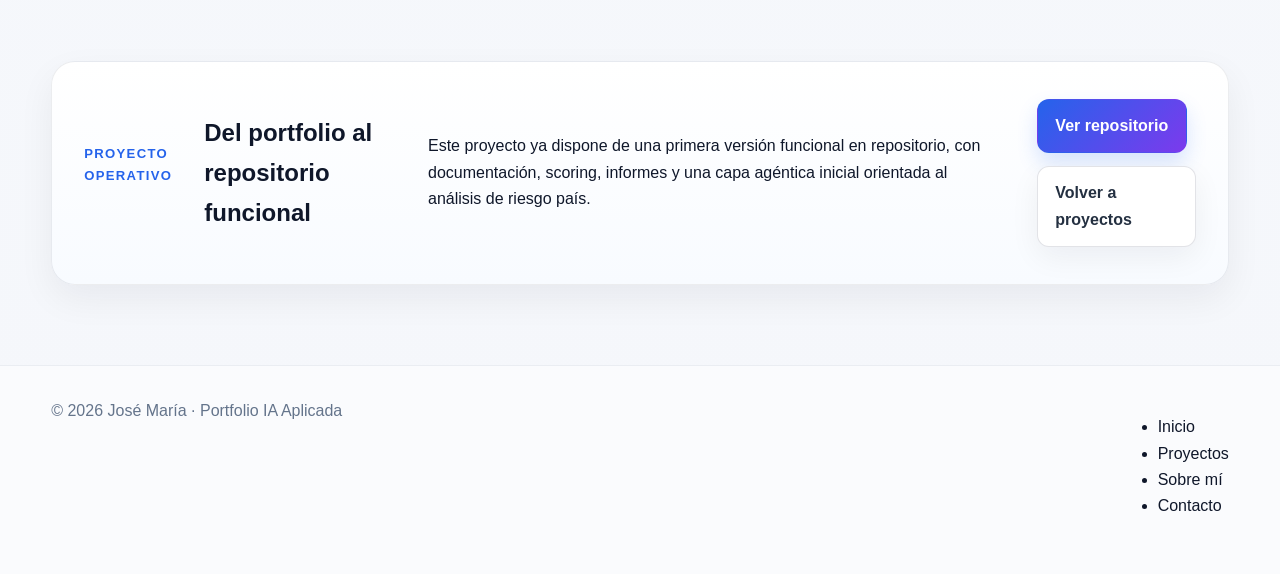
<file: proyecto-riesgo-pais.html>
<!DOCTYPE html>
<html lang="es">
<head>
  <meta charset="UTF-8" />
  <meta name="viewport" content="width=device-width, initial-scale=1.0" />
  <meta name="description" content="Proyecto de Analista de Riesgo País con IA para evaluación estratégica de mercados internacionales, comercio exterior y toma de decisiones." />
  <meta name="author" content="José María" />
  <title>Analista de Riesgo País con IA | Portfolio IA Aplicada</title>
  <link rel="stylesheet" href="assets/css/styles.css" />
</head>
<body>
  <header class="site-header" id="site-header">
    <div class="container header-inner">
      <a href="index.html" class="logo">
        <span class="logo-mark">IA</span>
        <span class="logo-text">Portfolio IA Aplicada</span>
      </a>

      <button
        class="menu-toggle"
        id="menu-toggle"
        aria-label="Abrir menú"
        aria-expanded="false"
        aria-controls="main-nav"
      >
        ☰
      </button>

      <nav class="main-nav" id="main-nav" aria-label="Navegación principal">
        <ul>
          <li><a href="index.html">Inicio</a></li>
          <li><a href="proyectos.html" class="active">Proyectos</a></li>
          <li><a href="formacion-docencia.html">Formación y docencia</a></li>
          <li><a href="comercio-analisis.html">Comercio internacional y análisis</a></li>
          <li><a href="sobre-mi.html">Sobre mí</a></li>
          <li><a href="contacto.html">Contacto</a></li>
        </ul>
      </nav>
    </div>
  </header>

  <main>
    <section class="page-hero">
      <div class="container">
        <p class="eyebrow">Proyecto principal</p>
        <h1>Analista de Riesgo País con IA</h1>
        <p class="hero-text">
          Evaluación estratégica para comercio internacional, expansión y toma de decisiones.
        </p>
      </div>
    </section>

    <section class="section">
      <div class="container">
        <div class="project-layout">
          <article class="project-main">
            <div class="card">
              <h2>Visión general</h2>
              <p>
                <strong>Analista de Riesgo País con IA</strong> es un proyecto orientado al análisis
                estratégico de mercados internacionales mediante inteligencia artificial aplicada.
                Su objetivo es transformar información compleja de entorno político, económico,
                regulatorio y geopolítico en una evaluación estructurada y útil para apoyar decisiones
                de exportación, expansión comercial e internacionalización.
              </p>
              <p>
                La propuesta combina enfoque analítico, criterio de negocio y apoyo de IA para ayudar
                a identificar riesgos relevantes, priorizar países y sintetizar factores que afectan a
                la viabilidad de una operación internacional. No se plantea como una simple automatización
                documental, sino como una herramienta de apoyo a la decisión con orientación profesional.
              </p>
            </div>

            <div class="card">
              <h2>Problema que aborda</h2>
              <p>
                Las decisiones sobre entrada en nuevos mercados suelen apoyarse en información fragmentada,
                dispersa y difícil de comparar. En muchos casos, las empresas necesitan responder con rapidez
                a preguntas críticas sobre estabilidad, seguridad jurídica, exposición geopolítica, evolución
                macroeconómica o barreras regulatorias, pero no siempre disponen de un marco estructurado
                para hacerlo.
              </p>
              <p>
                Este proyecto busca resolver ese problema organizando múltiples variables de riesgo país en
                un sistema más claro, interpretable y accionable. La inteligencia artificial se utiliza como
                soporte para sintetizar señales, detectar factores críticos y facilitar una lectura ejecutiva
                del entorno de cada país analizado.
              </p>
            </div>

            <div class="card">
              <h2>Objetivo del proyecto</h2>
              <p>
                Desarrollar una solución de análisis estratégico que permita evaluar el nivel de riesgo de un
                país o mercado objetivo a partir de variables clave y traducir esa evaluación en una recomendación
                útil para contextos de comercio exterior, expansión empresarial y análisis internacional.
              </p>
              <p>
                La evolución prevista del proyecto incluye una página de presentación en el portfolio, un
                repositorio específico con base funcional propia y futuras ampliaciones hacia capa sectorial,
                comparativa entre países, agente analítico y visualización.
              </p>
            </div>

            <div class="card">
              <h2>Enfoque aplicado</h2>
              <p>
                El enfoque del proyecto se apoya en una lógica de análisis estratégico con IA aplicada. La base
                consiste en estructurar información relevante de mercado, interpretar señales de contexto y producir
                una salida comprensible para perfiles directivos, consultivos o técnicos.
              </p>
              <p>
                Entre los componentes ya desarrollados destacan la metodología de evaluación, la definición de
                variables de riesgo, los casos de uso, un dataset de ejemplo, un motor de scoring, la generación
                automatizada de informes en Markdown, una CLI operativa y una primera capa agéntica para análisis
                individual y comparativo de países.
              </p>
            </div>

            <div class="card">
              <h2>Variables de análisis contempladas</h2>

              <h3>Riesgo político e institucional</h3>
              <p>
                Estabilidad de gobierno, calidad institucional, seguridad jurídica, conflictividad interna,
                previsibilidad normativa y exposición a cambios políticos que puedan afectar a la operación.
              </p>

              <h3>Riesgo macroeconómico</h3>
              <p>
                Crecimiento, inflación, deuda, reservas, tipo de cambio, déficit y solidez general del entorno
                económico como base para valorar estabilidad y capacidad de absorción del mercado.
              </p>

              <h3>Riesgo regulatorio y operativo</h3>
              <p>
                Barreras de entrada, requisitos documentales, cumplimiento normativo, entorno aduanero, trazabilidad,
                restricciones sectoriales y complejidad operativa.
              </p>

              <h3>Riesgo geopolítico</h3>
              <p>
                Tensiones regionales, sanciones, alianzas estratégicas, dependencia energética, vulnerabilidad
                diplomática y exposición a escenarios de inestabilidad externa.
              </p>

              <h3>Riesgo comercial y sectorial</h3>
              <p>
                Competencia local, barreras de entrada, madurez del mercado, sensibilidad del sector, presión de
                precios y condiciones específicas de acceso o implantación.
              </p>
            </div>

            <div class="card">
              <h2>Salida esperada</h2>
              <p>
                El proyecto está concebido para generar una salida clara, interpretable y útil para la toma de
                decisiones. La estructura prevista del resultado incluye:
              </p>
              <ul class="feature-list">
                <li>Resumen ejecutivo del país analizado.</li>
                <li>Clasificación o nivel de riesgo global.</li>
                <li>Factores críticos detectados.</li>
                <li>Oportunidades relevantes del mercado.</li>
                <li>Recomendación final orientativa.</li>
                <li>Posibles medidas de mitigación.</li>
              </ul>
              <p>
                La recomendación final evoluciona ya en esta versión hacia fórmulas como <strong>Go</strong>,
                <strong>Go condicionado</strong> o <strong>No-Go</strong>, siempre acompañadas de explicación
                analítica y nota metodológica.
              </p>
            </div>

            <div class="card">
              <h2>Aplicaciones profesionales</h2>
              <p>
                Este proyecto está pensado para escenarios reales en los que una organización necesita evaluar
                la conveniencia de operar en un país o priorizar mercados de forma más estructurada.
              </p>
              <ul class="feature-list">
                <li>Evaluación previa a exportación o entrada comercial.</li>
                <li>Comparación entre mercados objetivo.</li>
                <li>Apoyo a consultoría estratégica internacional.</li>
                <li>Briefings ejecutivos para dirección.</li>
                <li>Análisis de entorno para expansión o diversificación.</li>
                <li>Soporte didáctico en formación aplicada a comercio exterior y riesgo internacional.</li>
              </ul>
            </div>

            <div class="card">
              <h2>Estado actual del proyecto</h2>
              <p>
                El proyecto cuenta actualmente con una <strong>versión 1 funcional</strong> del sistema.
                Esta versión ya incluye documentación metodológica, variables de evaluación, casos de uso,
                dataset de ejemplo, scoring operativo, generación automática de informes en Markdown, CLI
                de ejecución y una primera capa de agente para análisis individual y comparativo de países.
              </p>
              <p>
                En esta fase, el proyecto ya puede presentarse como una solución funcional de análisis
                estructurado de riesgo país, aunque su base actual sigue apoyándose en un dataset interno
                de ejemplo y en lógica metodológica propia.
              </p>
            </div>

            <div class="card">
              <h2>Qué incluye ya la versión funcional</h2>
              <ul class="feature-list">
                <li>Metodología de evaluación de riesgo país.</li>
                <li>Definición estructurada de variables y dimensiones.</li>
                <li>Casos de uso aplicados a exportación, expansión y comparativa de mercados.</li>
                <li>Dataset inicial de 10 países para pruebas del modelo.</li>
                <li>Motor de scoring con clasificación y recomendación.</li>
                <li>Generación automática de informes ejecutivos en Markdown.</li>
                <li>CLI para ranking, informes, análisis de país y comparación.</li>
                <li>Agente de Riesgo País con salida analítica estructurada.</li>
              </ul>
            </div>

            <div class="card">
              <h2>Evolución prevista</h2>
              <p>
                El proyecto ya ha superado la fase conceptual y dispone de una primera base funcional. Las líneas
                de evolución previstas se centran en ampliar la profundidad y realismo del sistema.
              </p>
              <ol class="timeline-list">
                <li>
                  <strong>Fase 1.</strong> Definición metodológica, estructura documental y presentación en portfolio.
                </li>
                <li>
                  <strong>Fase 2.</strong> Construcción del repositorio funcional con scoring, informes, CLI y agente.
                </li>
                <li>
                  <strong>Fase 3.</strong> Ampliación del dataset y mejora de trazabilidad del análisis.
                </li>
                <li>
                  <strong>Fase 4.</strong> Evolución hacia comparativas más avanzadas, capa sectorial y visualización.
                </li>
                <li>
                  <strong>Fase 5.</strong> Posible integración futura en app, dashboard o interfaz web.
                </li>
              </ol>
            </div>

            <div class="card">
              <h2>Valor diferencial</h2>
              <p>
                Este proyecto conecta inteligencia artificial, análisis estratégico y comercio internacional en un
                formato orientado a utilidad real. Refuerza un posicionamiento profesional centrado en transformar
                conocimiento experto en herramientas aplicadas para evaluación, priorización y apoyo a decisiones
                complejas.
              </p>
              <p>
                También encaja de forma natural con perfiles y entornos donde confluyen análisis internacional,
                geopolítica, internacionalización, documentación estratégica y formación ejecutiva.
              </p>
            </div>
          </article>

          <aside class="project-sidebar">
            <div class="card project-meta">
              <h2>Ficha del proyecto</h2>
              <ul class="meta-list">
                <li><strong>Estado:</strong> Versión 1 funcional</li>
                <li><strong>Enfoque:</strong> Análisis estratégico con IA aplicada</li>
                <li><strong>Ámbito:</strong> Comercio internacional y evaluación de mercados</li>
                <li><strong>Tipo de entregable:</strong> Página de proyecto + repositorio funcional</li>
              </ul>
            </div>

            <div class="card project-meta">
              <h2>Qué aporta</h2>
              <ul class="meta-list">
                <li>Lectura estructurada del entorno país</li>
                <li>Priorización de mercados</li>
                <li>Apoyo a exportación e internacionalización</li>
                <li>Síntesis ejecutiva para toma de decisiones</li>
              </ul>
            </div>

            <div class="card project-meta">
              <h2>Capacidades actuales</h2>
              <ul class="meta-list">
                <li>Scoring funcional</li>
                <li>Informes automáticos</li>
                <li>CLI operativa</li>
                <li>Agente analítico</li>
                <li>Comparación entre países</li>
              </ul>
            </div>

            <div class="card project-meta">
              <h2>Contextos de uso</h2>
              <ul class="meta-list">
                <li>Consultoría</li>
                <li>Comercio exterior</li>
                <li>Expansión internacional</li>
                <li>Análisis de mercados</li>
                <li>Formación aplicada</li>
              </ul>
            </div>

            <div class="card project-meta">
              <h2>Repositorio</h2>
              <p>
                Repositorio funcional del proyecto en GitHub.
              </p>
              <div class="cta-actions">
                <a
                  href="https://github.com/chema74/PORTFOLIO_IA/tree/main/analista_riesgo_pais_ia"
                  class="btn btn-primary"
                  target="_blank"
                  rel="noopener noreferrer"
                >
                  Ver repositorio
                </a>
              </div>
            </div>
          </aside>
        </div>
      </div>
    </section>

    <section class="section alt-section">
      <div class="container">
        <div class="section-heading">
          <p class="eyebrow">Proyecto dentro del portfolio</p>
          <h2>Encaje en la propuesta profesional</h2>
        </div>

        <div class="grid-2">
          <div class="card">
            <h3>Relación con comercio internacional</h3>
            <p>
              El proyecto refuerza una línea de trabajo centrada en análisis de mercados, internacionalización,
              lectura de contexto y apoyo a decisiones empresariales en entornos exteriores.
            </p>
          </div>

          <div class="card">
            <h3>Relación con IA aplicada</h3>
            <p>
              La inteligencia artificial se plantea como soporte al análisis, a la síntesis de información y a la
              generación de evaluaciones más estructuradas, comprensibles y reutilizables.
            </p>
          </div>

          <div class="card">
            <h3>Relación con consultoría</h3>
            <p>
              El resultado esperado tiene orientación consultiva: traducir complejidad en claridad, identificar
              riesgos relevantes y facilitar recomendaciones de decisión con lógica profesional.
            </p>
          </div>

          <div class="card">
            <h3>Relación con formación</h3>
            <p>
              También puede evolucionar como recurso didáctico para enseñar evaluación de riesgo internacional,
              análisis estratégico y uso de IA aplicada en contextos de negocio.
            </p>
          </div>
        </div>
      </div>
    </section>

    <section class="section cta-section">
      <div class="container">
        <div class="cta-box">
          <p class="eyebrow">Proyecto operativo</p>
          <h2>Del portfolio al repositorio funcional</h2>
          <p>
            Este proyecto ya dispone de una primera versión funcional en repositorio, con documentación,
            scoring, informes y una capa agéntica inicial orientada al análisis de riesgo país.
          </p>
          <div class="cta-actions">
            <a
              href="https://github.com/chema74/PORTFOLIO_IA/tree/main/analista_riesgo_pais_ia"
              class="btn btn-primary"
              target="_blank"
              rel="noopener noreferrer"
            >
              Ver repositorio
            </a>
            <a href="proyectos.html" class="btn btn-secondary">Volver a proyectos</a>
          </div>
        </div>
      </div>
    </section>
  </main>

  <footer class="site-footer">
    <div class="container footer-inner">
      <p>© 2026 José María · Portfolio IA Aplicada</p>
      <nav aria-label="Enlaces legales y de pie de página">
        <ul>
          <li><a href="index.html">Inicio</a></li>
          <li><a href="proyectos.html">Proyectos</a></li>
          <li><a href="sobre-mi.html">Sobre mí</a></li>
          <li><a href="contacto.html">Contacto</a></li>
        </ul>
      </nav>
    </div>
  </footer>

  <script src="assets/js/main.js"></script>
</body>
</html>
</file>
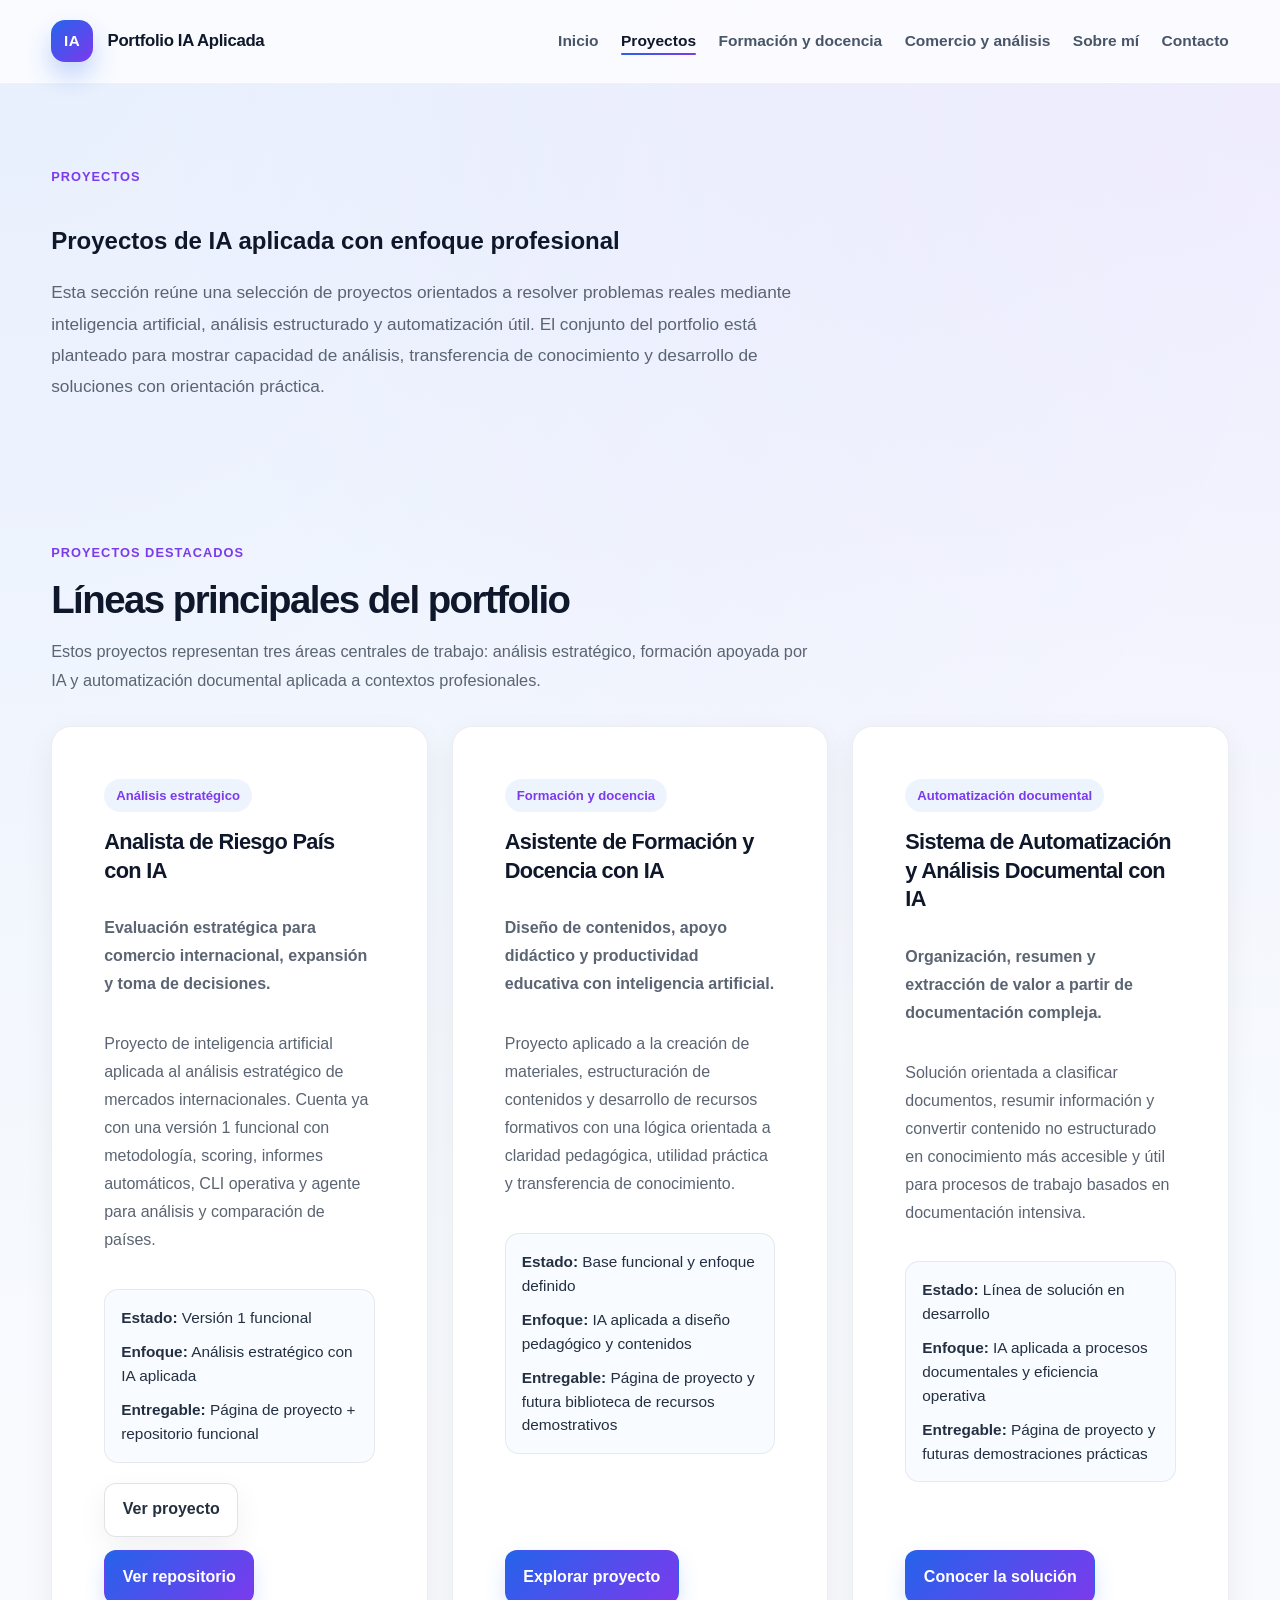
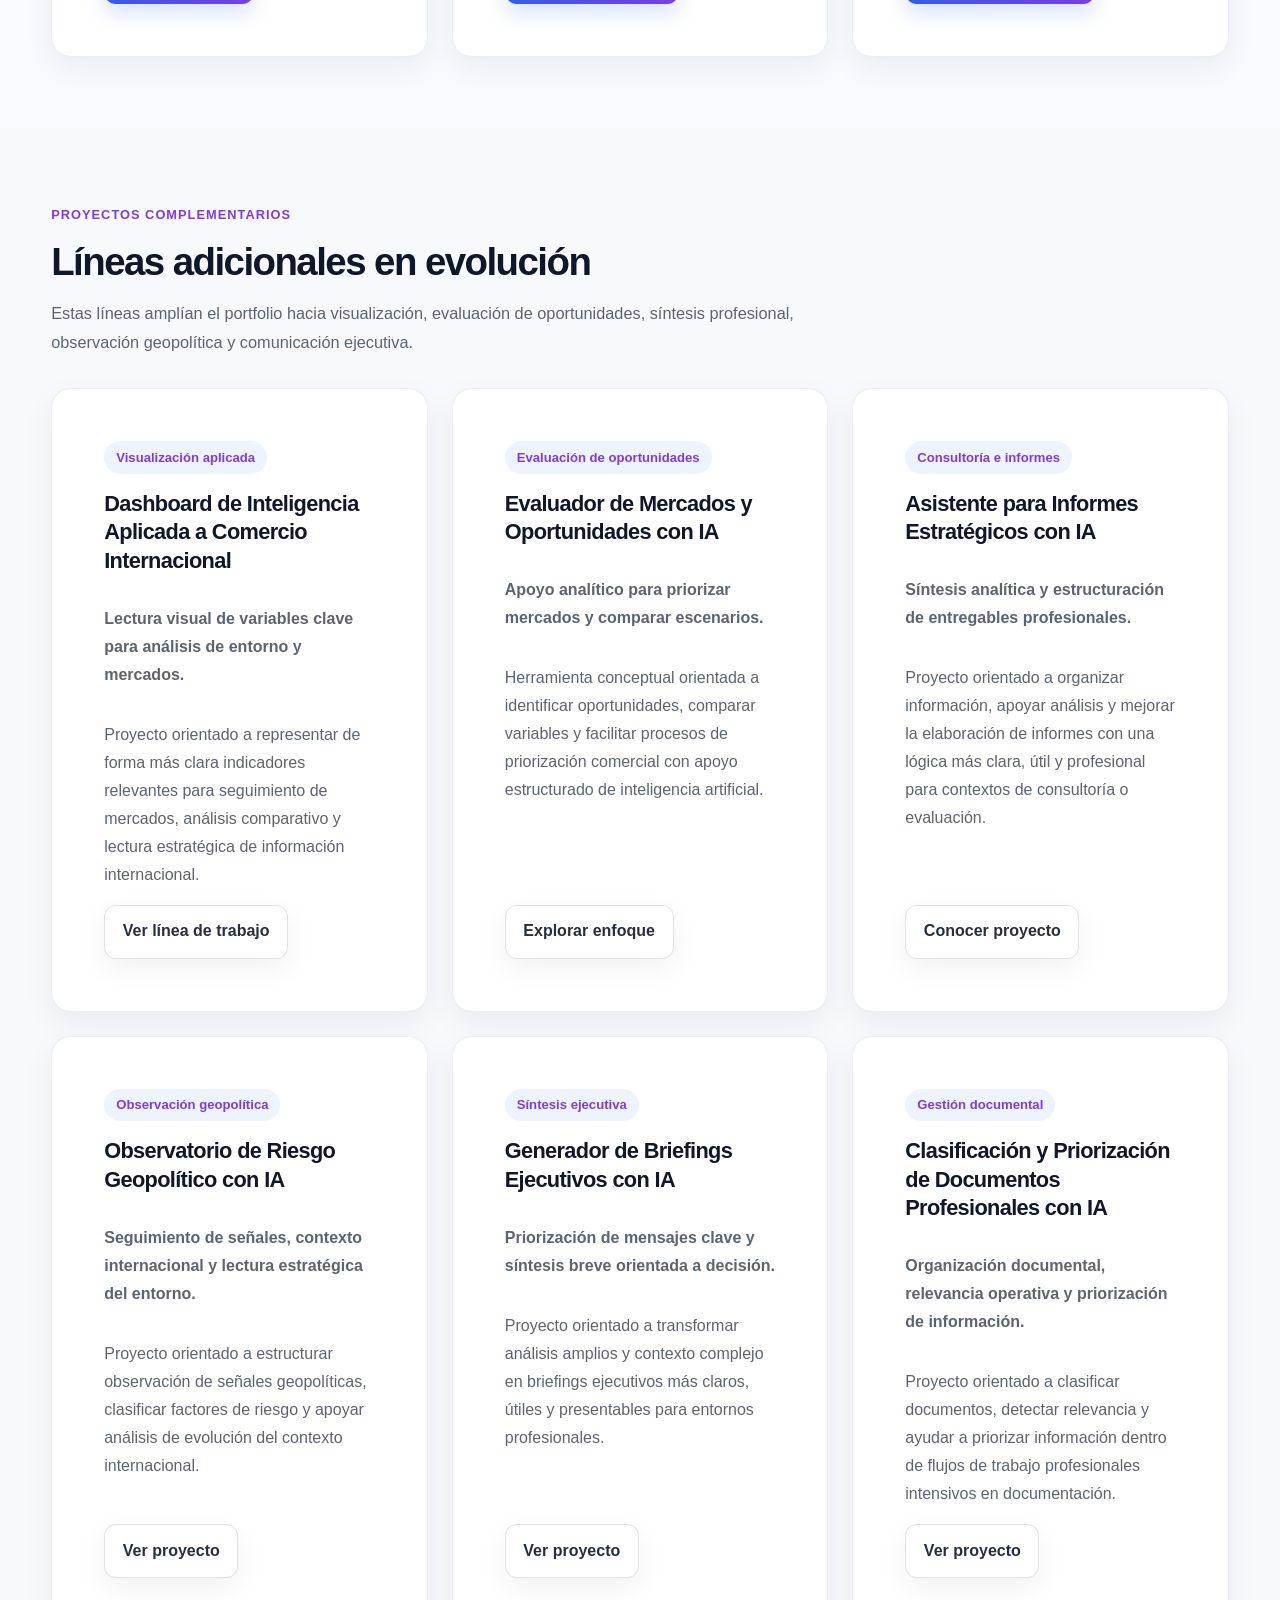
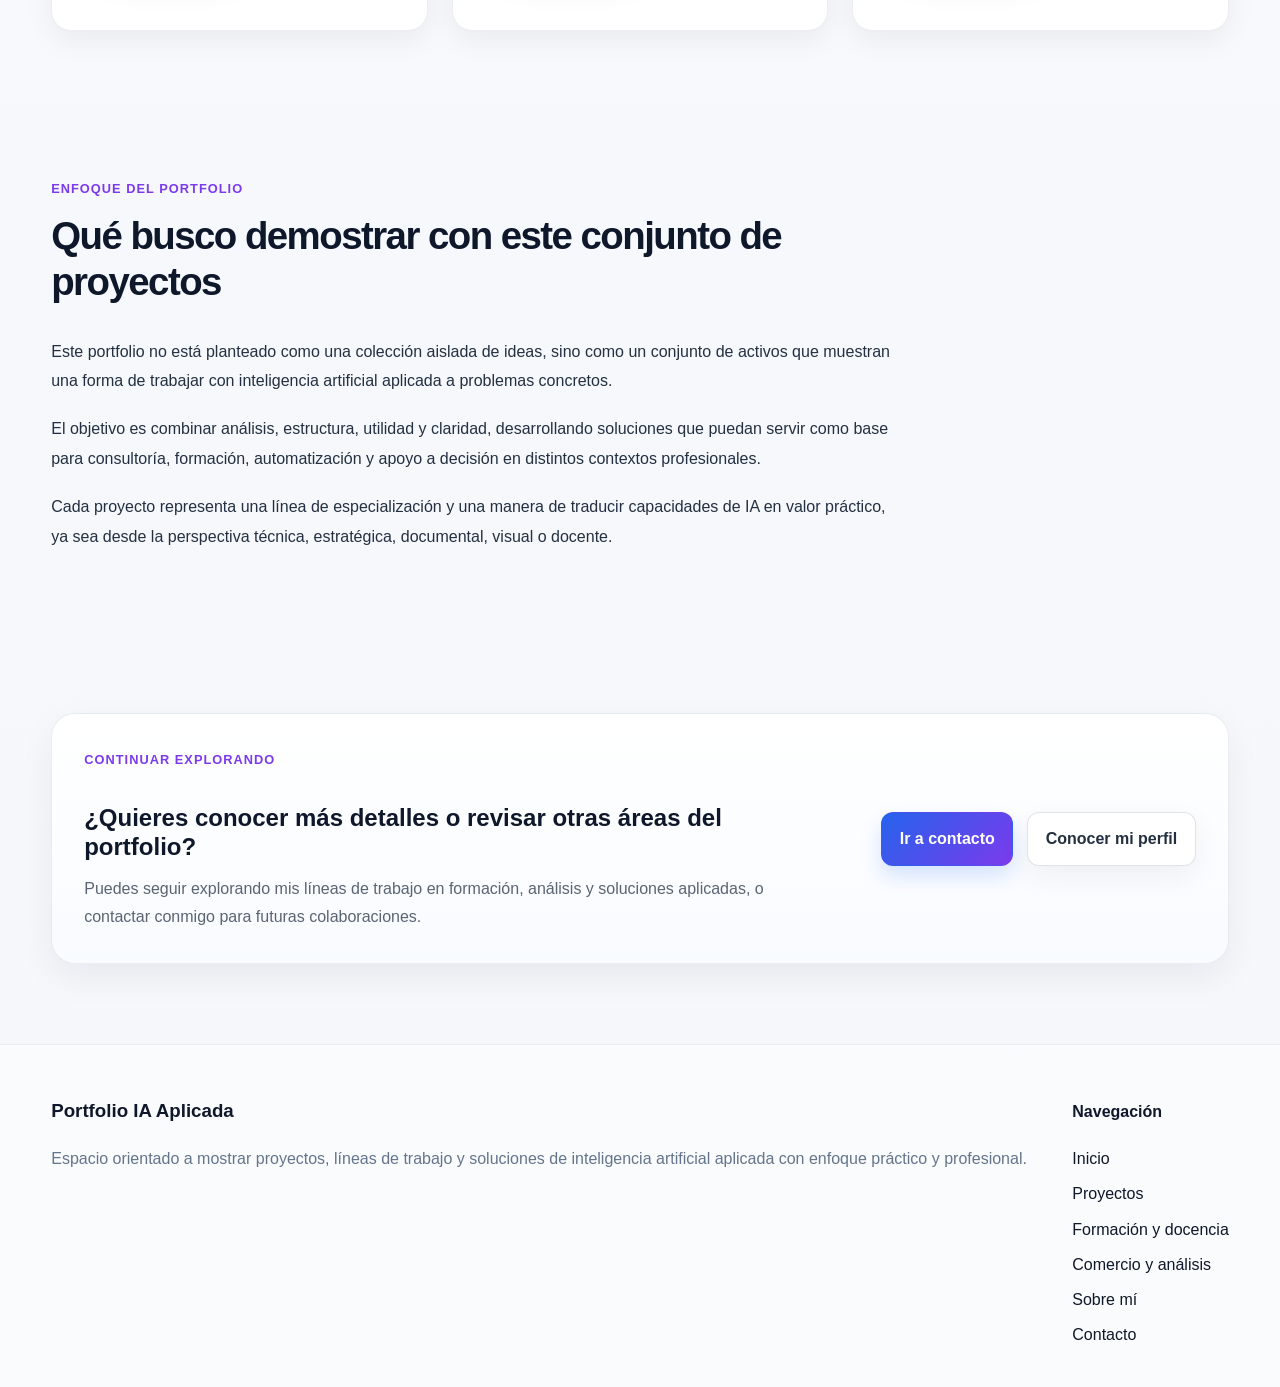
<file: proyectos.html>
<!DOCTYPE html>
<html lang="es">
<head>
  <meta charset="UTF-8" />
  <meta name="viewport" content="width=device-width, initial-scale=1.0" />
  <meta
    name="description"
    content="Proyectos de IA aplicada orientados a análisis estratégico, formación, automatización documental y soluciones profesionales."
  />
  <meta name="author" content="José María" />
  <title>Proyectos | Portfolio IA Aplicada</title>
  <link rel="stylesheet" href="assets/css/styles.css" />
</head>
<body>
  <header class="site-header" id="site-header">
    <div class="container header-inner">
      <a href="index.html" class="logo">
        <span class="logo-mark">IA</span>
        <span class="logo-text">Portfolio IA Aplicada</span>
      </a>

      <button
        class="menu-toggle"
        id="menu-toggle"
        aria-label="Abrir menú"
        aria-expanded="false"
        aria-controls="main-nav"
      >
        <span></span>
        <span></span>
        <span></span>
      </button>

      <nav class="main-nav" id="main-nav">
        <ul>
          <li><a href="index.html">Inicio</a></li>
          <li><a href="proyectos.html" class="active">Proyectos</a></li>
          <li><a href="formacion-docencia.html">Formación y docencia</a></li>
          <li><a href="comercio-analisis.html">Comercio y análisis</a></li>
          <li><a href="sobre-mi.html">Sobre mí</a></li>
          <li><a href="contacto.html">Contacto</a></li>
        </ul>
      </nav>
    </div>
  </header>

  <main>
    <section class="page-hero">
      <div class="container">
        <span class="section-kicker">Proyectos</span>
        <h1>Proyectos de IA aplicada con enfoque profesional</h1>
        <p class="page-intro">
          Esta sección reúne una selección de proyectos orientados a resolver problemas reales
          mediante inteligencia artificial, análisis estructurado y automatización útil.
          El conjunto del portfolio está planteado para mostrar capacidad de análisis,
          transferencia de conocimiento y desarrollo de soluciones con orientación práctica.
        </p>
      </div>
    </section>

    <section class="content-section">
      <div class="container">
        <div class="section-heading">
          <span class="section-kicker">Proyectos destacados</span>
          <h2>Líneas principales del portfolio</h2>
          <p>
            Estos proyectos representan tres áreas centrales de trabajo: análisis estratégico,
            formación apoyada por IA y automatización documental aplicada a contextos profesionales.
          </p>
        </div>

        <div class="projects-grid">
          <article class="project-card">
            <div class="project-card-content">
              <span class="project-category">Análisis estratégico</span>
              <h3>Analista de Riesgo País con IA</h3>
              <p class="project-subtitle">
                Evaluación estratégica para comercio internacional, expansión y toma de decisiones.
              </p>
              <p>
                Proyecto de inteligencia artificial aplicada al análisis estratégico de mercados internacionales.
                Cuenta ya con una versión 1 funcional con metodología, scoring, informes automáticos, CLI operativa
                y agente para análisis y comparación de países.
              </p>

              <div class="project-meta">
                <div class="project-meta-item">
                  <strong>Estado:</strong> Versión 1 funcional
                </div>
                <div class="project-meta-item">
                  <strong>Enfoque:</strong> Análisis estratégico con IA aplicada
                </div>
                <div class="project-meta-item">
                  <strong>Entregable:</strong> Página de proyecto + repositorio funcional
                </div>
              </div>

              <div class="cta-actions">
                <a href="proyecto-riesgo-pais.html" class="btn btn-secondary">Ver proyecto</a>
                <a
                  href="https://github.com/chema74/PORTFOLIO_IA/tree/main/analista_riesgo_pais_ia"
                  class="btn btn-primary"
                  target="_blank"
                  rel="noopener noreferrer"
                >
                  Ver repositorio
                </a>
              </div>
            </div>
          </article>

          <article class="project-card">
            <div class="project-card-content">
              <span class="project-category">Formación y docencia</span>
              <h3>Asistente de Formación y Docencia con IA</h3>
              <p class="project-subtitle">
                Diseño de contenidos, apoyo didáctico y productividad educativa con inteligencia artificial.
              </p>
              <p>
                Proyecto aplicado a la creación de materiales, estructuración de contenidos
                y desarrollo de recursos formativos con una lógica orientada a claridad pedagógica,
                utilidad práctica y transferencia de conocimiento.
              </p>

              <div class="project-meta">
                <div class="project-meta-item">
                  <strong>Estado:</strong> Base funcional y enfoque definido
                </div>
                <div class="project-meta-item">
                  <strong>Enfoque:</strong> IA aplicada a diseño pedagógico y contenidos
                </div>
                <div class="project-meta-item">
                  <strong>Entregable:</strong> Página de proyecto y futura biblioteca de recursos demostrativos
                </div>
              </div>

              <a href="proyecto-formacion-docencia.html" class="btn btn-primary">Explorar proyecto</a>
            </div>
          </article>

          <article class="project-card">
            <div class="project-card-content">
              <span class="project-category">Automatización documental</span>
              <h3>Sistema de Automatización y Análisis Documental con IA</h3>
              <p class="project-subtitle">
                Organización, resumen y extracción de valor a partir de documentación compleja.
              </p>
              <p>
                Solución orientada a clasificar documentos, resumir información y convertir
                contenido no estructurado en conocimiento más accesible y útil para procesos
                de trabajo basados en documentación intensiva.
              </p>

              <div class="project-meta">
                <div class="project-meta-item">
                  <strong>Estado:</strong> Línea de solución en desarrollo
                </div>
                <div class="project-meta-item">
                  <strong>Enfoque:</strong> IA aplicada a procesos documentales y eficiencia operativa
                </div>
                <div class="project-meta-item">
                  <strong>Entregable:</strong> Página de proyecto y futuras demostraciones prácticas
                </div>
              </div>

              <a href="proyecto-analisis-documental.html" class="btn btn-primary">Conocer la solución</a>
            </div>
          </article>
        </div>
      </div>
    </section>

    <section class="content-section section-alt">
      <div class="container">
        <div class="section-heading">
          <span class="section-kicker">Proyectos complementarios</span>
          <h2>Líneas adicionales en evolución</h2>
          <p>
            Estas líneas amplían el portfolio hacia visualización, evaluación de oportunidades,
            síntesis profesional, observación geopolítica y comunicación ejecutiva.
          </p>
        </div>

        <div class="projects-grid">
          <article class="project-card project-card-secondary">
            <div class="project-card-content">
              <span class="project-category">Visualización aplicada</span>
              <h3>Dashboard de Inteligencia Aplicada a Comercio Internacional</h3>
              <p class="project-subtitle">
                Lectura visual de variables clave para análisis de entorno y mercados.
              </p>
              <p>
                Proyecto orientado a representar de forma más clara indicadores relevantes
                para seguimiento de mercados, análisis comparativo y lectura estratégica
                de información internacional.
              </p>
              <a href="proyecto-dashboard-comercio-internacional.html" class="btn btn-secondary">Ver línea de trabajo</a>
            </div>
          </article>

          <article class="project-card project-card-secondary">
            <div class="project-card-content">
              <span class="project-category">Evaluación de oportunidades</span>
              <h3>Evaluador de Mercados y Oportunidades con IA</h3>
              <p class="project-subtitle">
                Apoyo analítico para priorizar mercados y comparar escenarios.
              </p>
              <p>
                Herramienta conceptual orientada a identificar oportunidades,
                comparar variables y facilitar procesos de priorización comercial
                con apoyo estructurado de inteligencia artificial.
              </p>
              <a href="proyecto-evaluador-mercados-oportunidades.html" class="btn btn-secondary">Explorar enfoque</a>
            </div>
          </article>

          <article class="project-card project-card-secondary">
            <div class="project-card-content">
              <span class="project-category">Consultoría e informes</span>
              <h3>Asistente para Informes Estratégicos con IA</h3>
              <p class="project-subtitle">
                Síntesis analítica y estructuración de entregables profesionales.
              </p>
              <p>
                Proyecto orientado a organizar información, apoyar análisis
                y mejorar la elaboración de informes con una lógica más clara,
                útil y profesional para contextos de consultoría o evaluación.
              </p>
              <a href="proyecto-informes-estrategicos-ia.html" class="btn btn-secondary">Conocer proyecto</a>
            </div>
          </article>

          <article class="project-card project-card-secondary">
            <div class="project-card-content">
              <span class="project-category">Observación geopolítica</span>
              <h3>Observatorio de Riesgo Geopolítico con IA</h3>
              <p class="project-subtitle">
                Seguimiento de señales, contexto internacional y lectura estratégica del entorno.
              </p>
              <p>
                Proyecto orientado a estructurar observación de señales geopolíticas,
                clasificar factores de riesgo y apoyar análisis de evolución del contexto internacional.
              </p>
              <a href="proyecto-observatorio-riesgo-geopolitico.html" class="btn btn-secondary">Ver proyecto</a>
            </div>
          </article>

          <article class="project-card project-card-secondary">
            <div class="project-card-content">
              <span class="project-category">Síntesis ejecutiva</span>
              <h3>Generador de Briefings Ejecutivos con IA</h3>
              <p class="project-subtitle">
                Priorización de mensajes clave y síntesis breve orientada a decisión.
              </p>
              <p>
                Proyecto orientado a transformar análisis amplios y contexto complejo
                en briefings ejecutivos más claros, útiles y presentables para entornos profesionales.
              </p>
              <a href="proyecto-briefings-ejecutivos-ia.html" class="btn btn-secondary">Ver proyecto</a>
            </div>
          </article>

          <article class="project-card project-card-secondary">
            <div class="project-card-content">
              <span class="project-category">Gestión documental</span>
              <h3>Clasificación y Priorización de Documentos Profesionales con IA</h3>
              <p class="project-subtitle">
                Organización documental, relevancia operativa y priorización de información.
              </p>
              <p>
                Proyecto orientado a clasificar documentos, detectar relevancia y ayudar
                a priorizar información dentro de flujos de trabajo profesionales intensivos en documentación.
              </p>
              <a href="proyecto-clasificacion-priorizacion-documentos.html" class="btn btn-secondary">Ver proyecto</a>
            </div>
          </article>
        </div>
      </div>
    </section>

    <section class="content-section">
      <div class="container">
        <div class="section-heading">
          <span class="section-kicker">Enfoque del portfolio</span>
          <h2>Qué busco demostrar con este conjunto de proyectos</h2>
        </div>

        <div class="text-block">
          <p>
            Este portfolio no está planteado como una colección aislada de ideas,
            sino como un conjunto de activos que muestran una forma de trabajar
            con inteligencia artificial aplicada a problemas concretos.
          </p>
          <p>
            El objetivo es combinar análisis, estructura, utilidad y claridad,
            desarrollando soluciones que puedan servir como base para consultoría,
            formación, automatización y apoyo a decisión en distintos contextos profesionales.
          </p>
          <p>
            Cada proyecto representa una línea de especialización y una manera de traducir
            capacidades de IA en valor práctico, ya sea desde la perspectiva técnica,
            estratégica, documental, visual o docente.
          </p>
        </div>
      </div>
    </section>

    <section class="cta-section">
      <div class="container cta-box">
        <div class="cta-content">
          <span class="section-kicker">Continuar explorando</span>
          <h2>¿Quieres conocer más detalles o revisar otras áreas del portfolio?</h2>
          <p>
            Puedes seguir explorando mis líneas de trabajo en formación, análisis
            y soluciones aplicadas, o contactar conmigo para futuras colaboraciones.
          </p>
        </div>
        <div class="cta-actions">
          <a href="contacto.html" class="btn btn-primary">Ir a contacto</a>
          <a href="sobre-mi.html" class="btn btn-secondary">Conocer mi perfil</a>
        </div>
      </div>
    </section>
  </main>

  <footer class="site-footer">
    <div class="container footer-inner">
      <div>
        <h3>Portfolio IA Aplicada</h3>
        <p>
          Espacio orientado a mostrar proyectos, líneas de trabajo y soluciones
          de inteligencia artificial aplicada con enfoque práctico y profesional.
        </p>
      </div>

      <div>
        <h4>Navegación</h4>
        <ul class="footer-links">
          <li><a href="index.html">Inicio</a></li>
          <li><a href="proyectos.html">Proyectos</a></li>
          <li><a href="formacion-docencia.html">Formación y docencia</a></li>
          <li><a href="comercio-analisis.html">Comercio y análisis</a></li>
          <li><a href="sobre-mi.html">Sobre mí</a></li>
          <li><a href="contacto.html">Contacto</a></li>
        </ul>
      </div>
    </div>
  </footer>

  <script src="assets/js/main.js"></script>
</body>
</html>
</file>
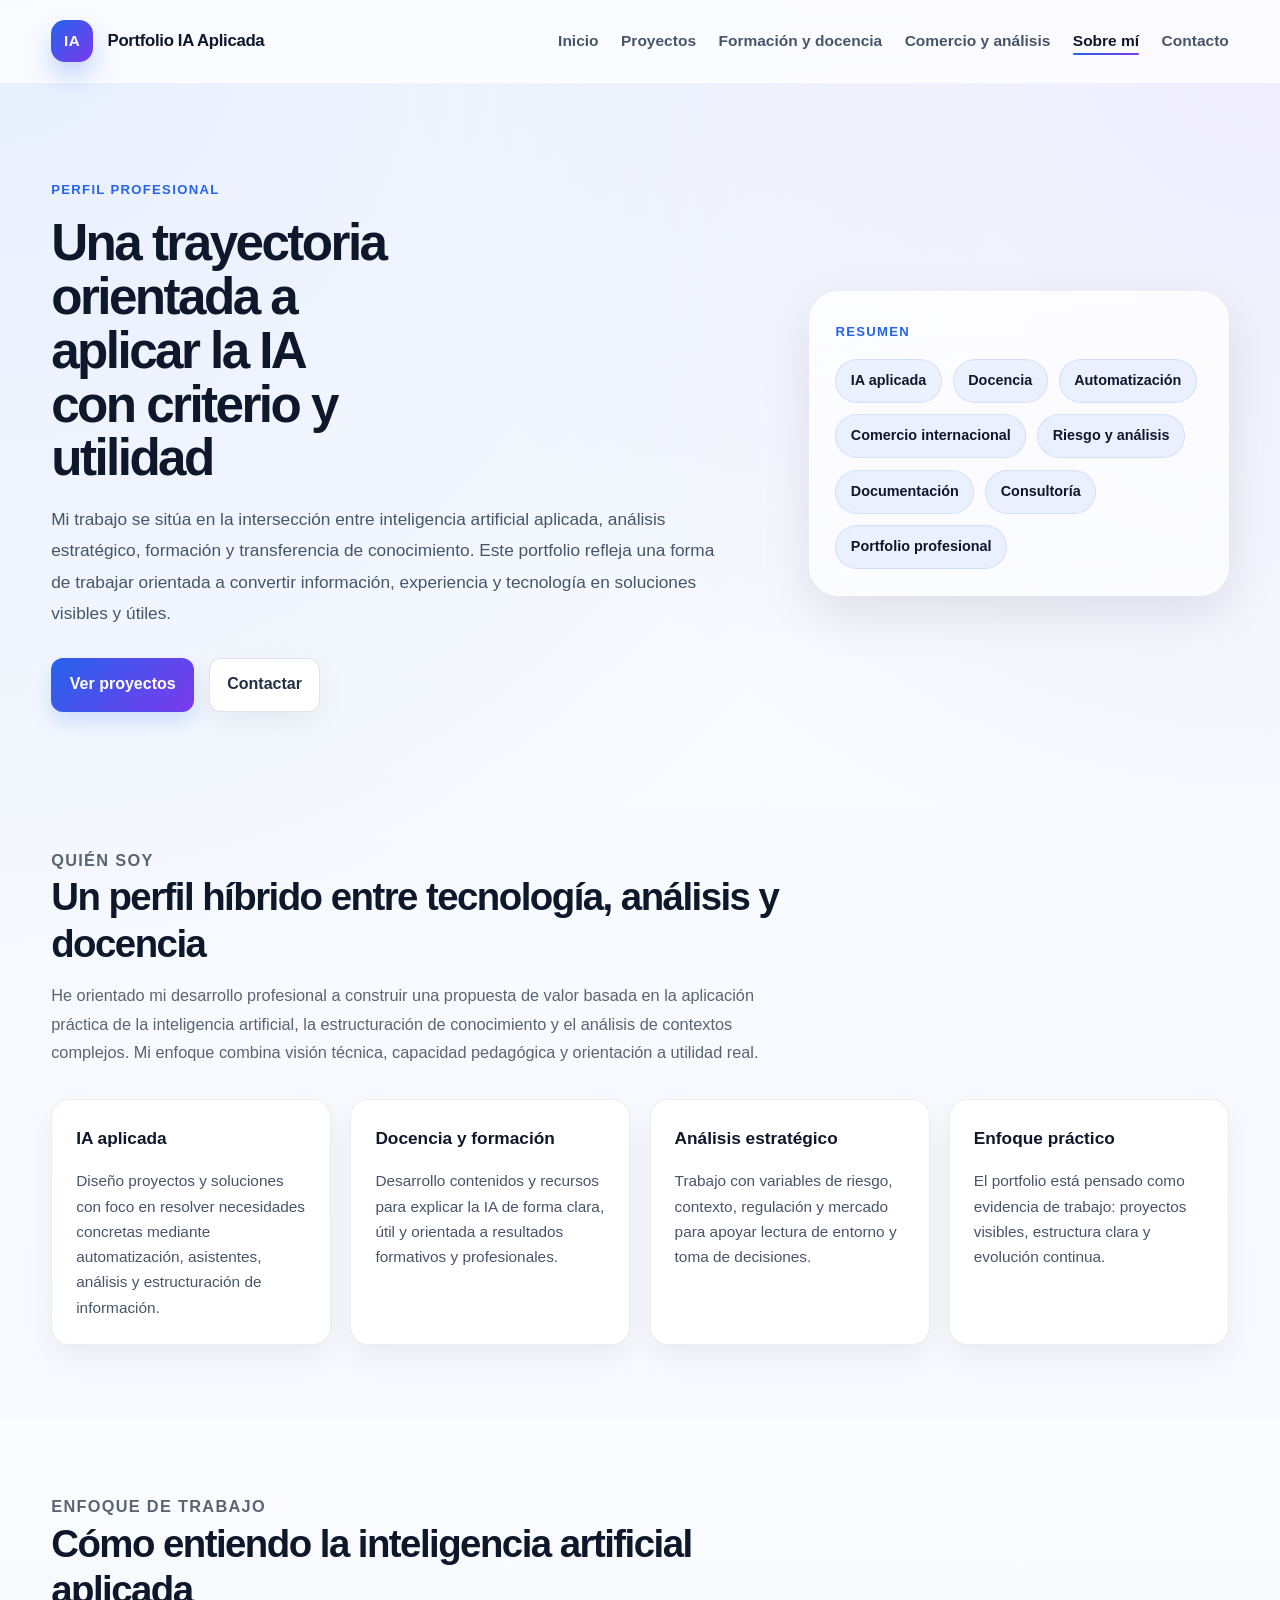
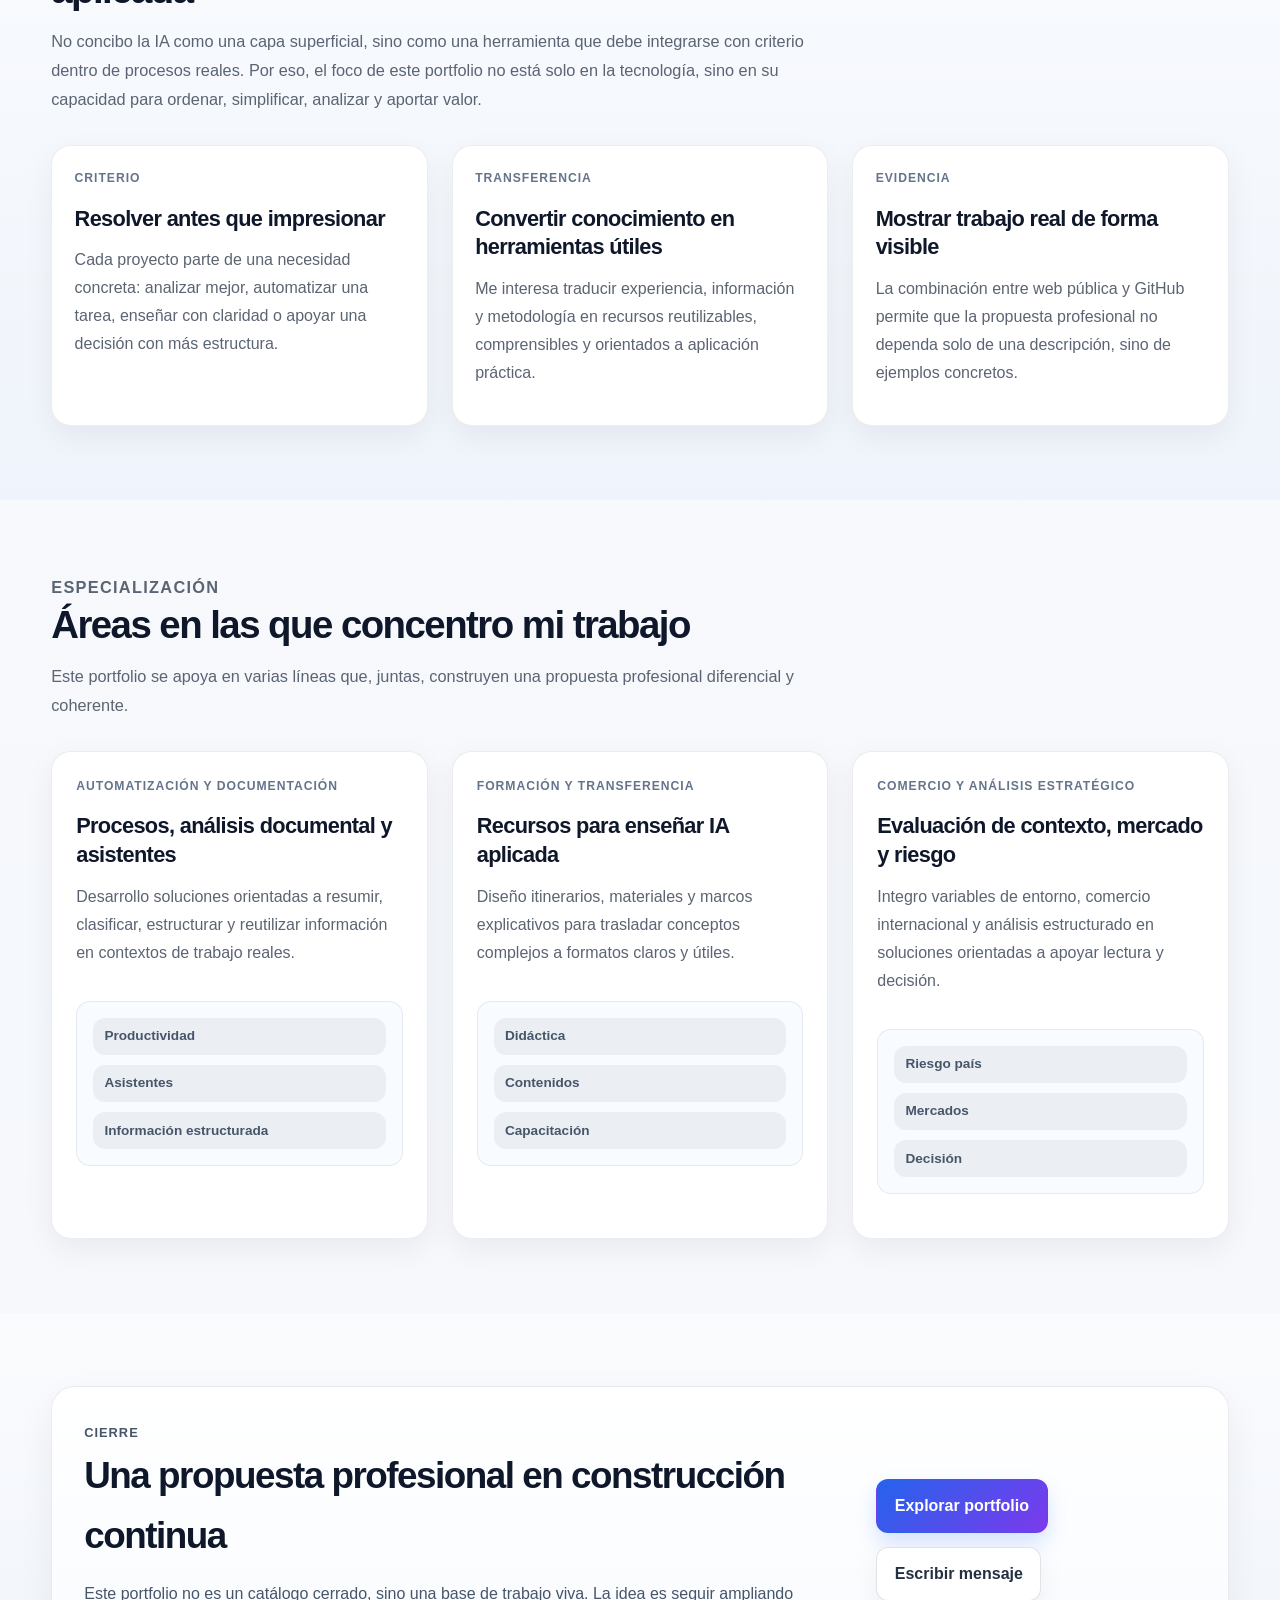
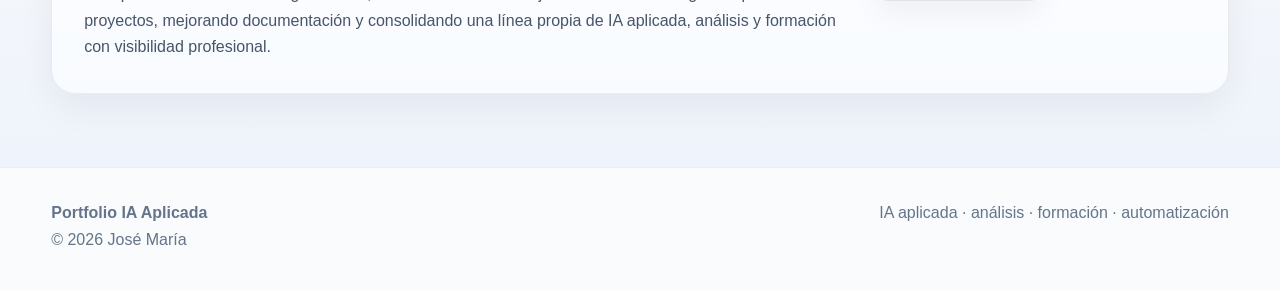
<file: sobre-mi.html>
<!DOCTYPE html>
<html lang="es">
<head>
  <meta charset="UTF-8" />
  <meta name="viewport" content="width=device-width, initial-scale=1.0" />
  <meta name="description" content="Perfil profesional de José María. IA aplicada, formación, análisis estratégico, comercio internacional y automatización." />
  <meta name="author" content="José María" />
  <title>Sobre mí | Portfolio IA Aplicada</title>
  <link rel="stylesheet" href="assets/css/styles.css" />
</head>
<body>
  <header class="site-header" id="site-header">
    <div class="container header-inner">
      <a href="index.html" class="logo">
        <span class="logo-mark">IA</span>
        <span class="logo-text">Portfolio IA Aplicada</span>
      </a>

      <button
        class="menu-toggle"
        id="menu-toggle"
        aria-label="Abrir menú"
        aria-expanded="false"
        aria-controls="main-nav"
      >
        <span></span>
        <span></span>
        <span></span>
      </button>

      <nav class="main-nav" id="main-nav">
        <ul>
          <li><a href="index.html">Inicio</a></li>
          <li><a href="proyectos.html">Proyectos</a></li>
          <li><a href="formacion-docencia.html">Formación y docencia</a></li>
          <li><a href="comercio-analisis.html">Comercio y análisis</a></li>
          <li><a href="sobre-mi.html" class="active">Sobre mí</a></li>
          <li><a href="contacto.html">Contacto</a></li>
        </ul>
      </nav>
    </div>
  </header>

  <main>
    <section class="hero">
      <div class="container hero-grid">
        <div class="hero-copy reveal">
          <p class="eyebrow">Perfil profesional</p>
          <h1>Una trayectoria orientada a aplicar la IA con criterio y utilidad</h1>
          <p class="lead">
            Mi trabajo se sitúa en la intersección entre inteligencia artificial aplicada,
            análisis estratégico, formación y transferencia de conocimiento. Este portfolio
            refleja una forma de trabajar orientada a convertir información, experiencia y
            tecnología en soluciones visibles y útiles.
          </p>

          <div class="hero-actions">
            <a href="proyectos.html" class="btn btn-primary">Ver proyectos</a>
            <a href="contacto.html" class="btn btn-secondary">Contactar</a>
          </div>
        </div>

        <div class="hero-panel reveal">
          <div class="glass-card">
            <p class="mini-title">Resumen</p>
            <div class="tag-list">
              <span class="tag">IA aplicada</span>
              <span class="tag">Docencia</span>
              <span class="tag">Automatización</span>
              <span class="tag">Comercio internacional</span>
              <span class="tag">Riesgo y análisis</span>
              <span class="tag">Documentación</span>
              <span class="tag">Consultoría</span>
              <span class="tag">Portfolio profesional</span>
            </div>
          </div>
        </div>
      </div>
    </section>

    <section class="section reveal">
      <div class="container">
        <div class="section-heading">
          <p class="section-kicker">Quién soy</p>
          <h2>Un perfil híbrido entre tecnología, análisis y docencia</h2>
          <p>
            He orientado mi desarrollo profesional a construir una propuesta de valor basada
            en la aplicación práctica de la inteligencia artificial, la estructuración de
            conocimiento y el análisis de contextos complejos. Mi enfoque combina visión
            técnica, capacidad pedagógica y orientación a utilidad real.
          </p>
        </div>

        <div class="info-grid">
          <article class="info-card">
            <h3>IA aplicada</h3>
            <p>
              Diseño proyectos y soluciones con foco en resolver necesidades concretas mediante
              automatización, asistentes, análisis y estructuración de información.
            </p>
          </article>

          <article class="info-card">
            <h3>Docencia y formación</h3>
            <p>
              Desarrollo contenidos y recursos para explicar la IA de forma clara, útil y
              orientada a resultados formativos y profesionales.
            </p>
          </article>

          <article class="info-card">
            <h3>Análisis estratégico</h3>
            <p>
              Trabajo con variables de riesgo, contexto, regulación y mercado para apoyar
              lectura de entorno y toma de decisiones.
            </p>
          </article>

          <article class="info-card">
            <h3>Enfoque práctico</h3>
            <p>
              El portfolio está pensado como evidencia de trabajo: proyectos visibles,
              estructura clara y evolución continua.
            </p>
          </article>
        </div>
      </div>
    </section>

    <section class="section section-soft reveal">
      <div class="container">
        <div class="section-heading">
          <p class="section-kicker">Enfoque de trabajo</p>
          <h2>Cómo entiendo la inteligencia artificial aplicada</h2>
          <p>
            No concibo la IA como una capa superficial, sino como una herramienta que debe
            integrarse con criterio dentro de procesos reales. Por eso, el foco de este
            portfolio no está solo en la tecnología, sino en su capacidad para ordenar,
            simplificar, analizar y aportar valor.
          </p>
        </div>

        <div class="projects-grid">
          <article class="project-card compact">
            <div class="project-top">
              <span class="project-area">Criterio</span>
            </div>
            <h3>Resolver antes que impresionar</h3>
            <p class="project-text">
              Cada proyecto parte de una necesidad concreta: analizar mejor, automatizar una
              tarea, enseñar con claridad o apoyar una decisión con más estructura.
            </p>
          </article>

          <article class="project-card compact">
            <div class="project-top">
              <span class="project-area">Transferencia</span>
            </div>
            <h3>Convertir conocimiento en herramientas útiles</h3>
            <p class="project-text">
              Me interesa traducir experiencia, información y metodología en recursos
              reutilizables, comprensibles y orientados a aplicación práctica.
            </p>
          </article>

          <article class="project-card compact">
            <div class="project-top">
              <span class="project-area">Evidencia</span>
            </div>
            <h3>Mostrar trabajo real de forma visible</h3>
            <p class="project-text">
              La combinación entre web pública y GitHub permite que la propuesta profesional
              no dependa solo de una descripción, sino de ejemplos concretos.
            </p>
          </article>
        </div>
      </div>
    </section>

    <section class="section reveal">
      <div class="container">
        <div class="section-heading">
          <p class="section-kicker">Especialización</p>
          <h2>Áreas en las que concentro mi trabajo</h2>
          <p>
            Este portfolio se apoya en varias líneas que, juntas, construyen una propuesta
            profesional diferencial y coherente.
          </p>
        </div>

        <div class="projects-grid">
          <article class="project-card">
            <div class="project-top">
              <span class="project-area">Automatización y documentación</span>
            </div>
            <h3>Procesos, análisis documental y asistentes</h3>
            <p class="project-text">
              Desarrollo soluciones orientadas a resumir, clasificar, estructurar y reutilizar
              información en contextos de trabajo reales.
            </p>
            <div class="project-meta">
              <span>Productividad</span>
              <span>Asistentes</span>
              <span>Información estructurada</span>
            </div>
          </article>

          <article class="project-card">
            <div class="project-top">
              <span class="project-area">Formación y transferencia</span>
            </div>
            <h3>Recursos para enseñar IA aplicada</h3>
            <p class="project-text">
              Diseño itinerarios, materiales y marcos explicativos para trasladar conceptos
              complejos a formatos claros y útiles.
            </p>
            <div class="project-meta">
              <span>Didáctica</span>
              <span>Contenidos</span>
              <span>Capacitación</span>
            </div>
          </article>

          <article class="project-card">
            <div class="project-top">
              <span class="project-area">Comercio y análisis estratégico</span>
            </div>
            <h3>Evaluación de contexto, mercado y riesgo</h3>
            <p class="project-text">
              Integro variables de entorno, comercio internacional y análisis estructurado
              en soluciones orientadas a apoyar lectura y decisión.
            </p>
            <div class="project-meta">
              <span>Riesgo país</span>
              <span>Mercados</span>
              <span>Decisión</span>
            </div>
          </article>
        </div>
      </div>
    </section>

    <section class="section section-soft reveal">
      <div class="container">
        <div class="cta-box">
          <div class="cta-copy">
            <p class="section-kicker">Cierre</p>
            <h2>Una propuesta profesional en construcción continua</h2>
            <p>
              Este portfolio no es un catálogo cerrado, sino una base de trabajo viva. La idea
              es seguir ampliando proyectos, mejorando documentación y consolidando una línea
              propia de IA aplicada, análisis y formación con visibilidad profesional.
            </p>
          </div>

          <div class="cta-actions">
            <a href="proyectos.html" class="btn btn-primary">Explorar portfolio</a>
            <a href="contacto.html" class="btn btn-secondary">Escribir mensaje</a>
          </div>
        </div>
      </div>
    </section>
  </main>

  <footer class="site-footer">
    <div class="container footer-inner">
      <div>
        <p class="footer-brand">Portfolio IA Aplicada</p>
        <p>&copy; <span id="current-year"></span> José María</p>
      </div>
      <div>
        <p>IA aplicada · análisis · formación · automatización</p>
      </div>
    </div>
  </footer>

  <button id="back-to-top" aria-label="Volver arriba">↑</button>

  <script src="assets/js/main.js"></script> 
</body>
</html>
</file>
<file: assets/css/styles.css>
:root {
  --bg: #f5f7fb;
  --surface: rgba(255, 255, 255, 0.72);
  --surface-solid: #ffffff;
  --surface-soft: #eef3fb;
  --text: #0f172a;
  --muted: #475569;
  --muted-2: #64748b;
  --border: rgba(148, 163, 184, 0.22);
  --primary: #2563eb;
  --primary-dark: #1d4ed8;
  --accent: #7c3aed;
  --shadow-sm: 0 10px 30px rgba(15, 23, 42, 0.06);
  --shadow-md: 0 18px 50px rgba(15, 23, 42, 0.1);
  --shadow-lg: 0 30px 70px rgba(15, 23, 42, 0.14);
  --radius-sm: 14px;
  --radius-md: 22px;
  --radius-lg: 30px;
  --container: 1180px;
  --transition: 0.28s ease;
}

*,
*::before,
*::after {
  box-sizing: border-box;
}

html {
  scroll-behavior: smooth;
}

body {
  margin: 0;
  font-family: Inter, Arial, Helvetica, sans-serif;
  color: var(--text);
  background:
    radial-gradient(circle at top left, rgba(37, 99, 235, 0.08), transparent 28%),
    radial-gradient(circle at top right, rgba(124, 58, 237, 0.08), transparent 24%),
    linear-gradient(180deg, #f8fbff 0%, #f5f7fb 100%);
  line-height: 1.65;
}

img {
  max-width: 100%;
  display: block;
}

a {
  color: inherit;
  text-decoration: none;
}

button,
input,
textarea,
select {
  font: inherit;
}

.container {
  width: min(var(--container), 92%);
  margin: 0 auto;
}

/* HEADER */

.site-header {
  position: sticky;
  top: 0;
  z-index: 1000;
  backdrop-filter: blur(16px);
  background: rgba(255, 255, 255, 0.72);
  border-bottom: 1px solid rgba(255, 255, 255, 0.55);
  transition: box-shadow var(--transition), background var(--transition);
}

.site-header.scrolled {
  box-shadow: var(--shadow-sm);
  background: rgba(255, 255, 255, 0.88);
}

.header-inner {
  display: flex;
  align-items: center;
  justify-content: space-between;
  min-height: 82px;
  gap: 1.5rem;
}

.logo {
  display: inline-flex;
  align-items: center;
  gap: 0.9rem;
  font-weight: 800;
  color: var(--text);
}

.logo-mark {
  width: 42px;
  height: 42px;
  display: inline-flex;
  align-items: center;
  justify-content: center;
  border-radius: 14px;
  color: #ffffff;
  background: linear-gradient(135deg, var(--primary), var(--accent));
  box-shadow: 0 14px 24px rgba(37, 99, 235, 0.25);
  font-size: 0.95rem;
  letter-spacing: 0.04em;
}

.logo-text {
  font-size: 1.05rem;
  letter-spacing: -0.02em;
}

.main-nav ul {
  display: flex;
  align-items: center;
  gap: 1.4rem;
  list-style: none;
  margin: 0;
  padding: 0;
}

.main-nav a {
  position: relative;
  color: var(--muted);
  font-weight: 600;
  font-size: 0.97rem;
  transition: color var(--transition);
}

.main-nav a:hover,
.main-nav a.active {
  color: var(--text);
}

.main-nav a.active::after,
.main-nav a:hover::after {
  content: "";
  position: absolute;
  left: 0;
  bottom: -0.4rem;
  width: 100%;
  height: 2px;
  border-radius: 999px;
  background: linear-gradient(90deg, var(--primary), var(--accent));
}

.menu-toggle {
  display: none;
  width: 48px;
  height: 48px;
  border: 1px solid var(--border);
  background: rgba(255, 255, 255, 0.72);
  border-radius: 14px;
  cursor: pointer;
  padding: 0;
  align-items: center;
  justify-content: center;
  flex-direction: column;
  gap: 5px;
  box-shadow: var(--shadow-sm);
}

.menu-toggle span {
  width: 20px;
  height: 2px;
  background: var(--text);
  border-radius: 999px;
  transition: transform var(--transition), opacity var(--transition);
}

.menu-toggle.active span:nth-child(1) {
  transform: translateY(7px) rotate(45deg);
}

.menu-toggle.active span:nth-child(2) {
  opacity: 0;
}

.menu-toggle.active span:nth-child(3) {
  transform: translateY(-7px) rotate(-45deg);
}

/* HERO */

.hero {
  padding: 5.8rem 0 3.8rem;
}

.hero-grid {
  display: grid;
  grid-template-columns: 1.35fr 0.95fr;
  gap: 2rem;
  align-items: center;
}

.eyebrow,
.section-kicker,
.mini-title {
  display: inline-block;
  margin: 0 0 1rem;
  font-size: 0.82rem;
  font-weight: 800;
  letter-spacing: 0.1em;
  text-transform: uppercase;
  color: var(--primary);
}

.hero h1 {
  margin: 0 0 1.2rem;
  font-size: clamp(2.4rem, 4vw, 4.3rem);
  line-height: 1.05;
  letter-spacing: -0.05em;
  color: var(--text);
  max-width: 12ch;
}

.lead {
  max-width: 760px;
  margin-bottom: 1.8rem;
  color: var(--muted);
  font-size: 1.08rem;
  line-height: 1.8;
}

.hero-actions,
.cta-actions,
.project-actions {
  display: flex;
  flex-wrap: wrap;
  gap: 0.9rem;
}

.hero-metrics {
  display: flex;
  flex-wrap: wrap;
  gap: 1rem;
  margin-top: 2rem;
}

.metric-card {
  min-width: 150px;
  padding: 1rem 1.1rem;
  border-radius: 18px;
  background: rgba(255, 255, 255, 0.74);
  border: 1px solid rgba(255, 255, 255, 0.7);
  box-shadow: var(--shadow-sm);
}

.metric-card strong {
  display: block;
  font-size: 1.5rem;
  color: var(--text);
  line-height: 1;
  margin-bottom: 0.4rem;
}

.metric-card span {
  color: var(--muted-2);
  font-size: 0.92rem;
}

.hero-panel {
  display: flex;
  justify-content: flex-end;
}

.glass-card {
  width: 100%;
  max-width: 420px;
  padding: 1.6rem;
  border-radius: var(--radius-lg);
  background: linear-gradient(180deg, rgba(255,255,255,0.8), rgba(255,255,255,0.62));
  border: 1px solid rgba(255,255,255,0.72);
  box-shadow: var(--shadow-md);
  backdrop-filter: blur(16px);
}

/* SECCIONES */

.section {
  padding: 4.6rem 0;
}

.section-soft {
  background:
    linear-gradient(180deg, rgba(255,255,255,0.48), rgba(238,243,251,0.9));
}

.section-heading {
  max-width: 820px;
  margin-bottom: 2rem;
}

.section-heading h2 {
  margin: 0 0 0.9rem;
  font-size: clamp(1.8rem, 3vw, 2.8rem);
  line-height: 1.1;
  letter-spacing: -0.04em;
}

.section-heading p {
  margin: 0;
  color: var(--muted);
  font-size: 1.02rem;
}

/* TARJETAS INFORMATIVAS */

.info-grid {
  display: grid;
  grid-template-columns: repeat(4, minmax(0, 1fr));
  gap: 1.2rem;
}

.info-card {
  padding: 1.4rem;
  background: var(--surface);
  border: 1px solid rgba(255,255,255,0.75);
  border-radius: 22px;
  backdrop-filter: blur(12px);
  box-shadow: var(--shadow-sm);
}

.info-card h3 {
  margin: 0 0 0.8rem;
  font-size: 1.08rem;
}

.info-card p {
  margin: 0;
  color: var(--muted);
  font-size: 0.96rem;
}

/* TAGS */

.tag-list {
  display: flex;
  flex-wrap: wrap;
  gap: 0.7rem;
}

.tag {
  display: inline-flex;
  align-items: center;
  min-height: 38px;
  padding: 0.58rem 0.9rem;
  border-radius: 999px;
  color: var(--text);
  background: rgba(37, 99, 235, 0.08);
  border: 1px solid rgba(37, 99, 235, 0.12);
  font-size: 0.9rem;
  font-weight: 700;
}

/* PROYECTOS */

.projects-grid {
  display: grid;
  grid-template-columns: repeat(3, minmax(0, 1fr));
  gap: 1.4rem;
}

.project-card {
  position: relative;
  display: flex;
  flex-direction: column;
  min-height: 100%;
  padding: 1.5rem;
  border-radius: 26px;
  background: linear-gradient(180deg, rgba(255,255,255,0.88), rgba(255,255,255,0.72));
  border: 1px solid rgba(255,255,255,0.8);
  box-shadow: var(--shadow-sm);
  backdrop-filter: blur(14px);
  transition: transform var(--transition), box-shadow var(--transition), border-color var(--transition);
}

.project-card:hover {
  transform: translateY(-6px);
  box-shadow: var(--shadow-lg);
  border-color: rgba(37, 99, 235, 0.18);
}

.project-card.featured {
  background:
    radial-gradient(circle at top right, rgba(37, 99, 235, 0.09), transparent 30%),
    linear-gradient(180deg, rgba(255,255,255,0.95), rgba(255,255,255,0.78));
}

.project-card.compact {
  padding: 1.4rem;
}

.project-top {
  display: flex;
  flex-wrap: wrap;
  justify-content: space-between;
  gap: 0.8rem;
  align-items: center;
  margin-bottom: 1rem;
}

.project-area {
  display: inline-flex;
  align-items: center;
  font-size: 0.76rem;
  font-weight: 800;
  text-transform: uppercase;
  letter-spacing: 0.08em;
  color: var(--muted-2);
}

.project-status {
  display: inline-flex;
  align-items: center;
  min-height: 34px;
  padding: 0.42rem 0.74rem;
  border-radius: 999px;
  font-size: 0.78rem;
  font-weight: 800;
  white-space: nowrap;
}

.status-dev {
  color: #b45309;
  background: rgba(245, 158, 11, 0.12);
  border: 1px solid rgba(245, 158, 11, 0.18);
}

.status-live {
  color: #047857;
  background: rgba(16, 185, 129, 0.12);
  border: 1px solid rgba(16, 185, 129, 0.18);
}

.status-plan {
  color: var(--primary-dark);
  background: rgba(37, 99, 235, 0.1);
  border: 1px solid rgba(37, 99, 235, 0.16);
}

.project-card h3 {
  margin: 0 0 1rem;
  font-size: 1.36rem;
  line-height: 1.2;
  letter-spacing: -0.03em;
}

.project-text {
  margin: 0 0 1rem;
  color: var(--muted);
}

.project-points {
  margin: 0 0 1.2rem;
  padding-left: 1.1rem;
  color: var(--text);
}

.project-points li {
  margin-bottom: 0.62rem;
  color: var(--muted);
}

.project-points strong {
  color: var(--text);
}

.project-meta {
  display: flex;
  flex-wrap: wrap;
  gap: 0.65rem;
  margin-top: auto;
  margin-bottom: 1.3rem;
}

.project-meta span {
  display: inline-flex;
  align-items: center;
  min-height: 34px;
  padding: 0.45rem 0.7rem;
  border-radius: 12px;
  background: rgba(15, 23, 42, 0.05);
  color: var(--muted);
  font-size: 0.85rem;
  font-weight: 700;
}

/* BOTONES */

.btn {
  display: inline-flex;
  align-items: center;
  justify-content: center;
  min-height: 48px;
  padding: 0.82rem 1.1rem;
  border-radius: 14px;
  border: 1px solid transparent;
  font-weight: 800;
  transition: transform var(--transition), background var(--transition), border-color var(--transition), box-shadow var(--transition);
  cursor: pointer;
}

.btn:hover {
  transform: translateY(-2px);
}

.btn-primary {
  color: #ffffff;
  background: linear-gradient(135deg, var(--primary), var(--accent));
  box-shadow: 0 16px 28px rgba(37, 99, 235, 0.22);
}

.btn-primary:hover {
  box-shadow: 0 20px 34px rgba(37, 99, 235, 0.28);
}

.btn-secondary {
  color: var(--text);
  background: rgba(255, 255, 255, 0.74);
  border-color: rgba(148, 163, 184, 0.24);
  box-shadow: var(--shadow-sm);
}

.btn-outline {
  color: var(--text);
  background: transparent;
  border-color: rgba(148, 163, 184, 0.3);
}

/* CTA */

.cta-box {
  display: flex;
  align-items: center;
  justify-content: space-between;
  gap: 1.5rem;
  padding: 2rem;
  border-radius: 28px;
  background:
    radial-gradient(circle at top right, rgba(124, 58, 237, 0.08), transparent 24%),
    linear-gradient(180deg, rgba(255,255,255,0.92), rgba(255,255,255,0.78));
  border: 1px solid rgba(255,255,255,0.85);
  box-shadow: var(--shadow-md);
  backdrop-filter: blur(16px);
}

.cta-copy {
  max-width: 760px;
}

.cta-copy h2 {
  margin: 0 0 0.9rem;
  font-size: clamp(1.6rem, 3vw, 2.3rem);
  letter-spacing: -0.04em;
}

.cta-copy p {
  margin: 0;
  color: var(--muted);
}

/* FOOTER */

.site-footer {
  padding: 2rem 0 2.4rem;
  border-top: 1px solid rgba(148, 163, 184, 0.16);
  background: rgba(255, 255, 255, 0.42);
}

.footer-inner {
  display: flex;
  justify-content: space-between;
  gap: 1rem;
  flex-wrap: wrap;
}

.footer-brand {
  font-weight: 800;
  color: var(--text);
  margin-bottom: 0.35rem;
}

.site-footer p {
  margin: 0;
  color: var(--muted-2);
}

/* REVEAL */

.reveal {
  opacity: 0;
  transform: translateY(22px);
  transition: opacity 0.7s ease, transform 0.7s ease;
}

.reveal.visible {
  opacity: 1;
  transform: translateY(0);
}

/* BACK TO TOP */

#back-to-top {
  position: fixed;
  right: 1.1rem;
  bottom: 1.1rem;
  width: 50px;
  height: 50px;
  border: 0;
  border-radius: 16px;
  background: linear-gradient(135deg, var(--primary), var(--accent));
  color: #ffffff;
  font-size: 1.15rem;
  cursor: pointer;
  box-shadow: var(--shadow-md);
  opacity: 0;
  visibility: hidden;
  transform: translateY(10px);
  transition: all var(--transition);
  z-index: 999;
}

#back-to-top.show {
  opacity: 1;
  visibility: visible;
  transform: translateY(0);
}

/* RESPONSIVE */

@media (max-width: 1100px) {
  .hero-grid,
  .cta-box {
    grid-template-columns: 1fr;
    display: grid;
  }

  .hero-panel {
    justify-content: flex-start;
  }

  .info-grid {
    grid-template-columns: repeat(2, minmax(0, 1fr));
  }

  .projects-grid {
    grid-template-columns: repeat(2, minmax(0, 1fr));
  }
}

@media (max-width: 820px) {
  .menu-toggle {
    display: inline-flex;
  }

  .main-nav {
    position: absolute;
    top: calc(100% + 0.6rem);
    left: 4%;
    right: 4%;
    display: none;
    padding: 1rem;
    border-radius: 22px;
    background: rgba(255,255,255,0.92);
    border: 1px solid rgba(255,255,255,0.85);
    box-shadow: var(--shadow-md);
    backdrop-filter: blur(16px);
  }

  .main-nav.open {
    display: block;
  }

  .main-nav ul {
    flex-direction: column;
    align-items: flex-start;
    gap: 1rem;
  }

  .hero {
    padding: 4.5rem 0 3rem;
  }

  .hero h1 {
    max-width: none;
  }
}

@media (max-width: 680px) {
  .section {
    padding: 3.6rem 0;
  }

  .hero-metrics,
  .hero-actions,
  .cta-actions,
  .project-actions {
    flex-direction: column;
    align-items: stretch;
  }

  .info-grid,
  .projects-grid {
    grid-template-columns: 1fr;
  }

  .project-card,
  .cta-box,
  .glass-card,
  .info-card {
    border-radius: 22px;
  }

  .footer-inner {
    flex-direction: column;
    align-items: flex-start;
  }
}

/* =========================================================
   PROYECTOS Y PÁGINAS INDIVIDUALES
   ========================================================= */

.page-hero {
  padding: 5rem 0 3rem;
}

.page-hero h1 {
  max-width: 900px;
  margin-bottom: 1rem;
}

.page-intro {
  max-width: 780px;
  font-size: 1.08rem;
  line-height: 1.8;
  color: var(--text-muted, #5b6472);
}

.content-section {
  padding: 4.5rem 0;
}

.section-alt {
  background: var(--surface-alt, #f7f9fc);
}

.section-heading {
  max-width: 760px;
  margin-bottom: 2rem;
}

.section-kicker {
  display: inline-block;
  margin-bottom: 0.85rem;
  font-size: 0.8rem;
  font-weight: 700;
  letter-spacing: 0.08em;
  text-transform: uppercase;
  color: var(--accent, #2b6ef2);
}

.section-heading h2 {
  margin-bottom: 0.9rem;
  line-height: 1.2;
}

.section-heading p {
  color: var(--text-muted, #5b6472);
  line-height: 1.75;
}

.text-block {
  max-width: 850px;
}

.text-block p {
  margin-bottom: 1.15rem;
  line-height: 1.85;
  color: var(--text-body, #243041);
}

/* =========================================================
   GRID DE PROYECTOS
   ========================================================= */

.projects-grid {
  display: grid;
  grid-template-columns: repeat(3, minmax(0, 1fr));
  gap: 1.5rem;
}

.project-card {
  height: 100%;
  border: 1px solid rgba(20, 31, 56, 0.08);
  border-radius: 20px;
  background: #ffffff;
  box-shadow: 0 10px 30px rgba(15, 23, 42, 0.06);
  transition: transform 0.25s ease, box-shadow 0.25s ease, border-color 0.25s ease;
}

.project-card:hover {
  transform: translateY(-6px);
  box-shadow: 0 18px 40px rgba(15, 23, 42, 0.1);
  border-color: rgba(43, 110, 242, 0.22);
}

.project-card-content {
  display: flex;
  flex-direction: column;
  height: 100%;
  padding: 1.75rem;
}

.project-category {
  display: inline-flex;
  align-self: flex-start;
  margin-bottom: 1rem;
  padding: 0.35rem 0.75rem;
  border-radius: 999px;
  background: rgba(43, 110, 242, 0.08);
  color: var(--accent, #2b6ef2);
  font-size: 0.82rem;
  font-weight: 700;
}

.project-card h3 {
  margin-bottom: 0.85rem;
  line-height: 1.3;
}

.project-subtitle {
  margin-bottom: 1rem;
  font-weight: 600;
  color: var(--text-body, #243041);
}

.project-card p {
  line-height: 1.75;
  color: var(--text-muted, #5b6472);
}

.project-card .btn {
  margin-top: auto;
  align-self: flex-start;
}

.project-card-secondary {
  background: #ffffff;
}

/* =========================================================
   LAYOUT DE PÁGINA DE PROYECTO
   ========================================================= */

.project-layout {
  display: grid;
  grid-template-columns: minmax(0, 2fr) minmax(280px, 360px);
  gap: 2rem;
  align-items: start;
}

.project-main {
  min-width: 0;
}

.project-sidebar {
  position: sticky;
  top: 110px;
}

.info-card {
  padding: 1.5rem;
  border: 1px solid rgba(20, 31, 56, 0.08);
  border-radius: 18px;
  background: #ffffff;
  box-shadow: 0 12px 30px rgba(15, 23, 42, 0.06);
}

.info-card h3 {
  margin-bottom: 1rem;
}

.info-list {
  margin: 0;
  padding-left: 1rem;
}

.info-list li {
  margin-bottom: 0.75rem;
  line-height: 1.65;
  color: var(--text-body, #243041);
}

/* =========================================================
   BLOQUES DE CAPACIDADES / FEATURES
   ========================================================= */

.feature-grid {
  display: grid;
  grid-template-columns: repeat(2, minmax(0, 1fr));
  gap: 1.25rem;
}

.feature-card {
  padding: 1.5rem;
  border: 1px solid rgba(20, 31, 56, 0.08);
  border-radius: 18px;
  background: #ffffff;
  box-shadow: 0 8px 24px rgba(15, 23, 42, 0.05);
}

.feature-card h3 {
  margin-bottom: 0.8rem;
  line-height: 1.3;
}

.feature-card p {
  margin: 0;
  line-height: 1.75;
  color: var(--text-muted, #5b6472);
}

/* =========================================================
   CTA FINAL
   ========================================================= */

.cta-section {
  padding: 4.5rem 0 5rem;
}

.cta-box {
  display: flex;
  justify-content: space-between;
  align-items: center;
  gap: 2rem;
  padding: 2rem;
  border: 1px solid rgba(20, 31, 56, 0.08);
  border-radius: 24px;
  background: linear-gradient(180deg, #ffffff 0%, #f8fbff 100%);
  box-shadow: 0 14px 36px rgba(15, 23, 42, 0.06);
}

.cta-content {
  max-width: 720px;
}

.cta-content h2 {
  margin-bottom: 0.85rem;
  line-height: 1.2;
}

.cta-content p {
  margin: 0;
  color: var(--text-muted, #5b6472);
  line-height: 1.75;
}

.cta-actions {
  display: flex;
  flex-wrap: wrap;
  gap: 0.85rem;
}

/* =========================================================
   BOTONES: refuerzo visual suave si ya existen
   ========================================================= */

.btn {
  display: inline-flex;
  align-items: center;
  justify-content: center;
  min-height: 44px;
  padding: 0.8rem 1.1rem;
  border-radius: 12px;
  text-decoration: none;
  font-weight: 600;
  transition: transform 0.2s ease, opacity 0.2s ease, box-shadow 0.2s ease;
}

.btn:hover {
  transform: translateY(-2px);
}

.btn-primary {
  box-shadow: 0 10px 20px rgba(43, 110, 242, 0.18);
}

.btn-secondary {
  border: 1px solid rgba(20, 31, 56, 0.12);
  background: #ffffff;
  color: var(--text-body, #243041);
}

/* =========================================================
   FOOTER LINKS
   ========================================================= */

.footer-links {
  list-style: none;
  margin: 0;
  padding: 0;
}

.footer-links li + li {
  margin-top: 0.55rem;
}

.footer-links a {
  text-decoration: none;
}

/* =========================================================
   RESPONSIVE
   ========================================================= */

@media (max-width: 1100px) {
  .projects-grid {
    grid-template-columns: repeat(2, minmax(0, 1fr));
  }

  .project-layout {
    grid-template-columns: 1fr;
  }

  .project-sidebar {
    position: static;
  }

  .cta-box {
    flex-direction: column;
    align-items: flex-start;
  }
}

@media (max-width: 768px) {
  .page-hero {
    padding: 4rem 0 2.5rem;
  }

  .content-section,
  .cta-section {
    padding: 3.5rem 0;
  }

  .projects-grid,
  .feature-grid {
    grid-template-columns: 1fr;
  }

  .project-card-content,
  .feature-card,
  .info-card,
  .cta-box {
    padding: 1.25rem;
  }

  .page-intro,
  .text-block p,
  .project-card p,
  .feature-card p,
  .cta-content p {
    line-height: 1.75;
  }
}
.project-meta {
  display: grid;
  gap: 0.65rem;
  margin: 1.15rem 0 1.25rem;
  padding: 1rem;
  border: 1px solid rgba(20, 31, 56, 0.08);
  border-radius: 14px;
  background: rgba(248, 251, 255, 0.9);
}

.project-meta-item {
  line-height: 1.55;
  color: var(--text-body, #243041);
  font-size: 0.96rem;
}

.project-meta-item strong {
  color: var(--text-body, #243041);
}
.project-stack {
  display: flex;
  flex-wrap: wrap;
  gap: 0.5rem;
  margin: 0 0 1.1rem;
}

.project-stack-tag {
  display: inline-flex;
  align-items: center;
  padding: 0.38rem 0.7rem;
  border: 1px solid rgba(20, 31, 56, 0.08);
  border-radius: 999px;
  background: #ffffff;
  color: var(--text-body, #243041);
  font-size: 0.82rem;
  font-weight: 600;
  line-height: 1;
}
</file>
